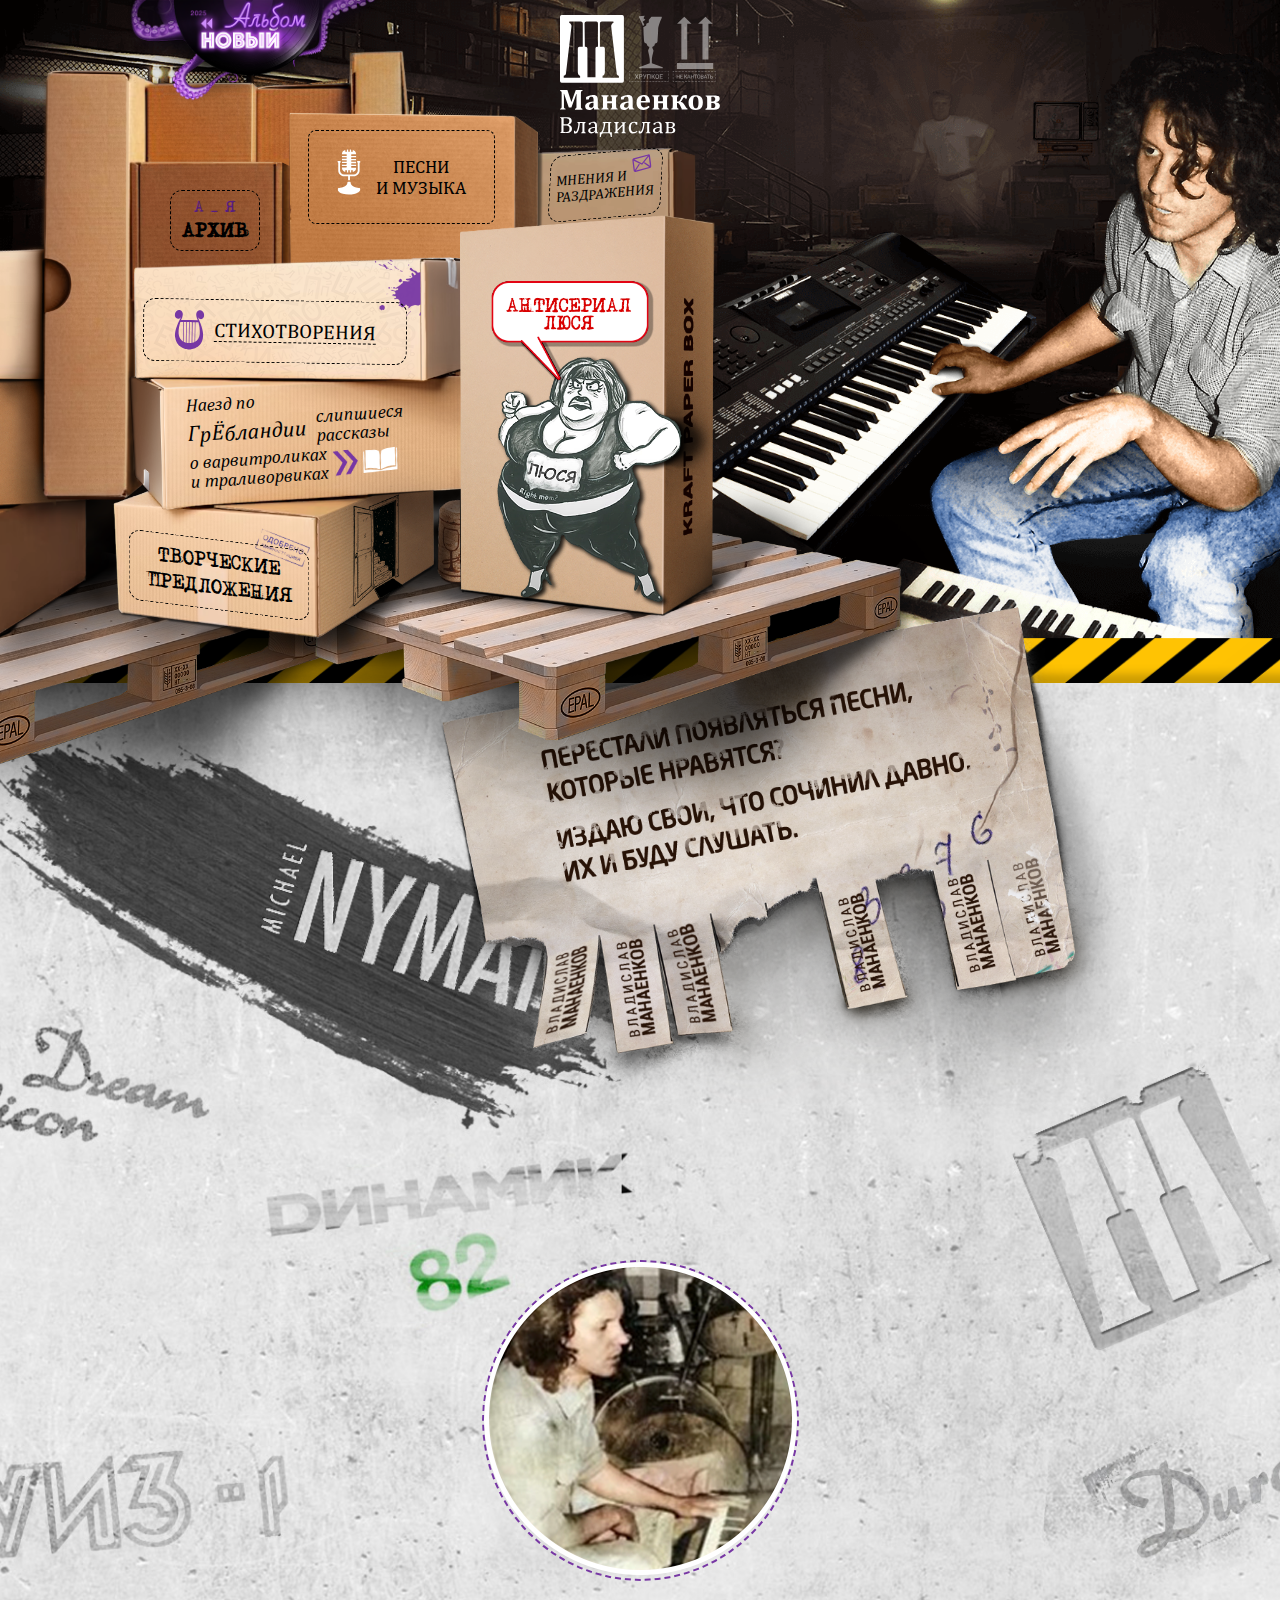
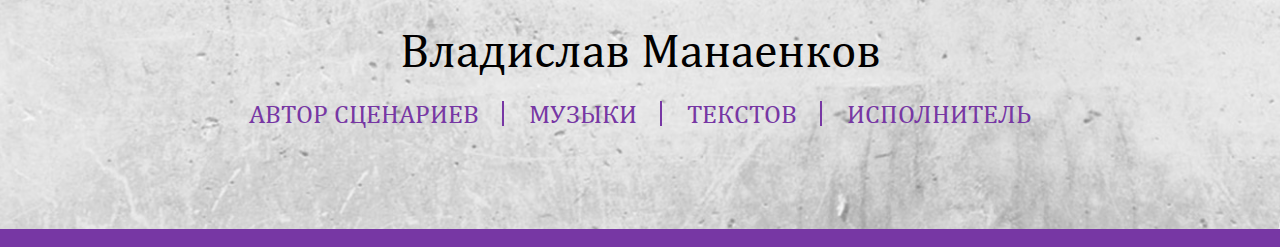
<file: index.html>
<!DOCTYPE html>
<html lang="ru" class="fixed">
  <head>
    <meta charset="UTF-8" />
    <meta http-equiv="X-UA-Compatible" content="IE=edge" />
    <meta name="viewport" content="width=device-width, initial-scale=1" />
    <meta http-equiv="x-ua-compatible" content="IE=edge" />
    <title>Владислав Манаенков СЦЕНАРИИ | МУЗЫКА | ТЕКСТЫ | ИСПОЛНИТЕЛЬ</title>
    <link rel="stylesheet" href="css/magnific-popup.css" />
    <link rel="stylesheet" href="css/style.css" />
  </head>

  <body>
    <div class="header header2 main-header">
      <div class="wrapper">
        <a href="new.html" class="new-img home-new style2">
          <img src="img/new-logo.png" alt="">
        </a>
        <a href="new.html" class="mobile-image">
          <img src="img/new-style-img.png" alt="">
        </a>
        <a href="archive.html" class="archive">
          <span class="small-text">А _ я</span>
          <span class="text">Архив</span>
          <img src="img/Strelka-white.svg" alt="" class="arrow" />
        </a>
        <a href="music.html" class="song">
          <img src="img/song-icon.svg" alt="" class="icon" />
          <span class="text"
            >Песни <br />
            и музыка</span
          >
          <img src="img/Strelka-white.svg" alt="" class="arrow" />
        </a>
        <a href="opinions-irritation.html" class="opinions">
          <svg
            width="58"
            height="49"
            viewBox="0 0 58 49"
            fill="none"
            xmlns="http://www.w3.org/2000/svg"
          >
            <path
              d="M46.1 0.706024L4.50001 8.40602C2.00001 8.90602 0.300012 11.306 0.700012 13.906L6.30001 44.306C6.80001 46.806 9.20001 48.506 11.8 48.106L53.4 40.406C55.9 39.906 57.6 37.506 57.2 34.906L51.6 4.40602C51.1 1.90602 48.6 0.206024 46.1 0.706024ZM38.4 23.106C37.6 22.506 36.4 22.706 35.8 23.506C35.2 24.306 35.4 25.506 36.2 26.106L51 37.006L12.7 44.106L22.7 28.606C23.3 27.706 23 26.606 22.1 26.006C21.2 25.406 20.1 25.706 19.5 26.606L9.60001 42.106L4.60001 15.006L28.4 28.506C28.8 28.706 29.2 28.806 29.6 28.706C30 28.606 30.4 28.406 30.7 28.106L48.1 7.00603L53.1 34.106L38.4 23.106ZM6.50001 11.806L45.4 4.60603L29 24.506L6.50001 11.806Z"
            />
          </svg>
          <span
            >Мнения и <br />
            раздражения</span
          >
        </a>
        <a href="index.html" class="logo">
          <img src="img/logo.svg" alt="" />
        </a>
        <a href="poems.html" class="poems">
          <svg
            width="45"
            height="61"
            viewBox="0 0 45 61"
            fill="none"
            xmlns="http://www.w3.org/2000/svg"
          >
            <path
              d="M35.4 11.9C35.5 11.8 35.5 11.7 35.7 11.7C37.2 13.6 39.4 14.6 41.4 14C44.2 13.1 45.6 9.60001 44.5 6.00001C43.5 2.80001 40.9 0.700008 38.3 1.00001C38.3 1.00001 33.5 1.00001 32.9 7.00001C32.8 8.50001 33.2 10.3 33.7 11.9C33.7 11.9 33.7 12 33.8 12.1C34.3 13.4 34.8 14.5 35.1 15.2C35.2 15.4 35.3 15.6 35.3 15.8H24.3H21.4H10.4C10.5 15.6 10.6 15.4 10.6 15.2C11 14.5 11.5 13.4 11.9 12.1C12 12 12 11.9 12 11.9C12.5 10.3 12.9 8.50001 12.8 7.00001C12.2 1.00001 7.40001 1.00001 7.40001 1.00001C4.80001 0.700008 2.20001 2.80001 1.20001 6.00001C0.100012 9.50001 1.50001 13.1 4.30001 14C6.30001 14.6 8.50001 13.7 10 11.7C10.1 11.7 10.2 11.8 10.3 11.9H10.2C10.2 11.9 -0.799988 31.8 2.20001 43.3C4.90001 59.4 21.5 60.1 22.7 60.2C23.9 60.2 40.7 59.5 43.4 43.3C46.5 31.8 35.5 11.9 35.4 11.9ZM31.1 18.9V48.6C30.1 49.1 29 49.5 27.8 49.8V18.9H31.1ZM24.3 18.9H26.7V50.1C25.6 50.3 24.5 50.4 23.4 50.4V18.9H24.3ZM21.4 18.9H22.4V50.4C21.3 50.4 20.1 50.3 19.1 50.1V18.9H21.4ZM18.1 18.9V49.8C16.9 49.5 15.8 49.1 14.8 48.6V18.9H18.1ZM7.00001 36.4C6.60001 29.6 7.90001 23.4 9.30001 18.9H13.8V48.1C10 45.8 7.40001 41.9 7.00001 36.4ZM38.7 36.4C38.3 41.9 35.8 45.8 32 48.1V18.9H36.4C37.8 23.4 39.1 29.6 38.7 36.4Z"
            />
          </svg>
          <span>Стихотворения</span>
        </a>
        <a href="creative-suggestions.html" class="offers-btn">
          <span
            >Творческие<br />
            предложения</span
          >
        </a>
        <a href="stuck-stories.html" class="info-back">
          <span>Наезд по </span>
          <div class="info">
            <p><span>Г</span> р <span>Ё</span> бландии</p>
            <span class="small">слипшиеся рассказы</span>
          </div>
          <div class="info">
            <span
              >о варвитроликах <br />
              и траливорвиках</span
            >
            <img src="img/info-icon1.png" alt="" />
            <img src="img/info-icon2.png" alt="" />
          </div>
        </a>
        <a href="home.html" class="lucy-img lucy2-img">
          <img src="img/lucy-desktop2.png" alt="" />
        </a>
        <div class="drop-menu">
          <span class="line"></span>
          <span class="line"></span>
          <span class="line"></span>
        </div>
        <a href="home.html" class="lucy-mobile archive-mobile">
          <img src="img/archive-mobile-img.png" alt="" />
        </a>
      </div>
      <div class="main-info">
        <img src="img/main-style-bg.png" alt="" />
      </div>
    </div>

    <main class="zIndex no-bg main-bg">
      <div class="bottom-info style2">
        <div class="wrapper">
          <div class="info-wrap">
            <div class="img-wrap">
              <img src="img/person-img.png" alt="" />
            </div>
            <p class="name">Владислав Манаенков</p>
            <ul class="links">
              <li><span>Автор сценариев</span></li>
              <li><span>музыки</span></li>
              <li><span>текстов</span></li>
              <li><span>исполнитель</span></li>
            </ul>
          </div>
        </div>
      </div>
    </main>

    <script src="js/jquery-3.4.1.min.js"></script>
    <script src="js/jquery.magnific-popup.min.js"></script>
    <script src="js/gsap.min.js"></script>
    <script src="js/ScrollTrigger.min.js"></script>
    <script src="js/slick.min.js"></script>
    <script src="js/script.js"></script>
  </body>
</html>
</file>
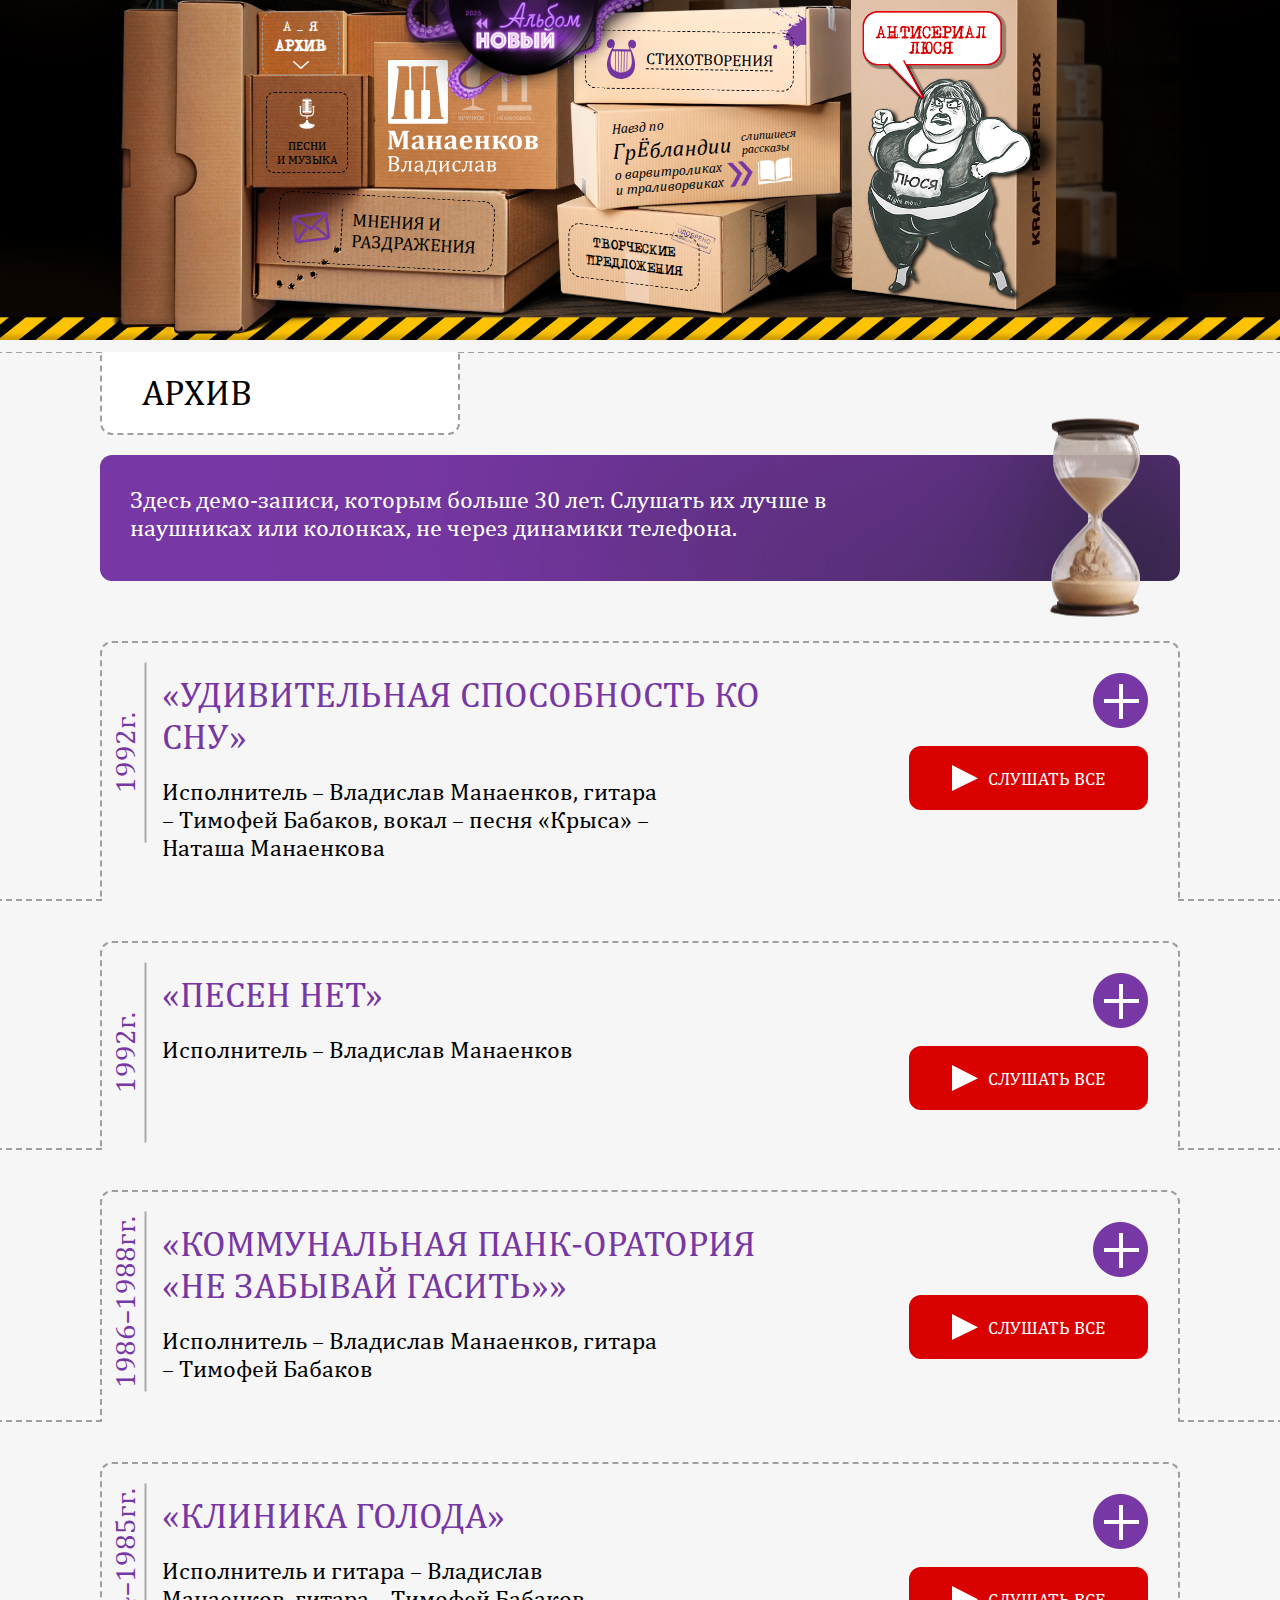
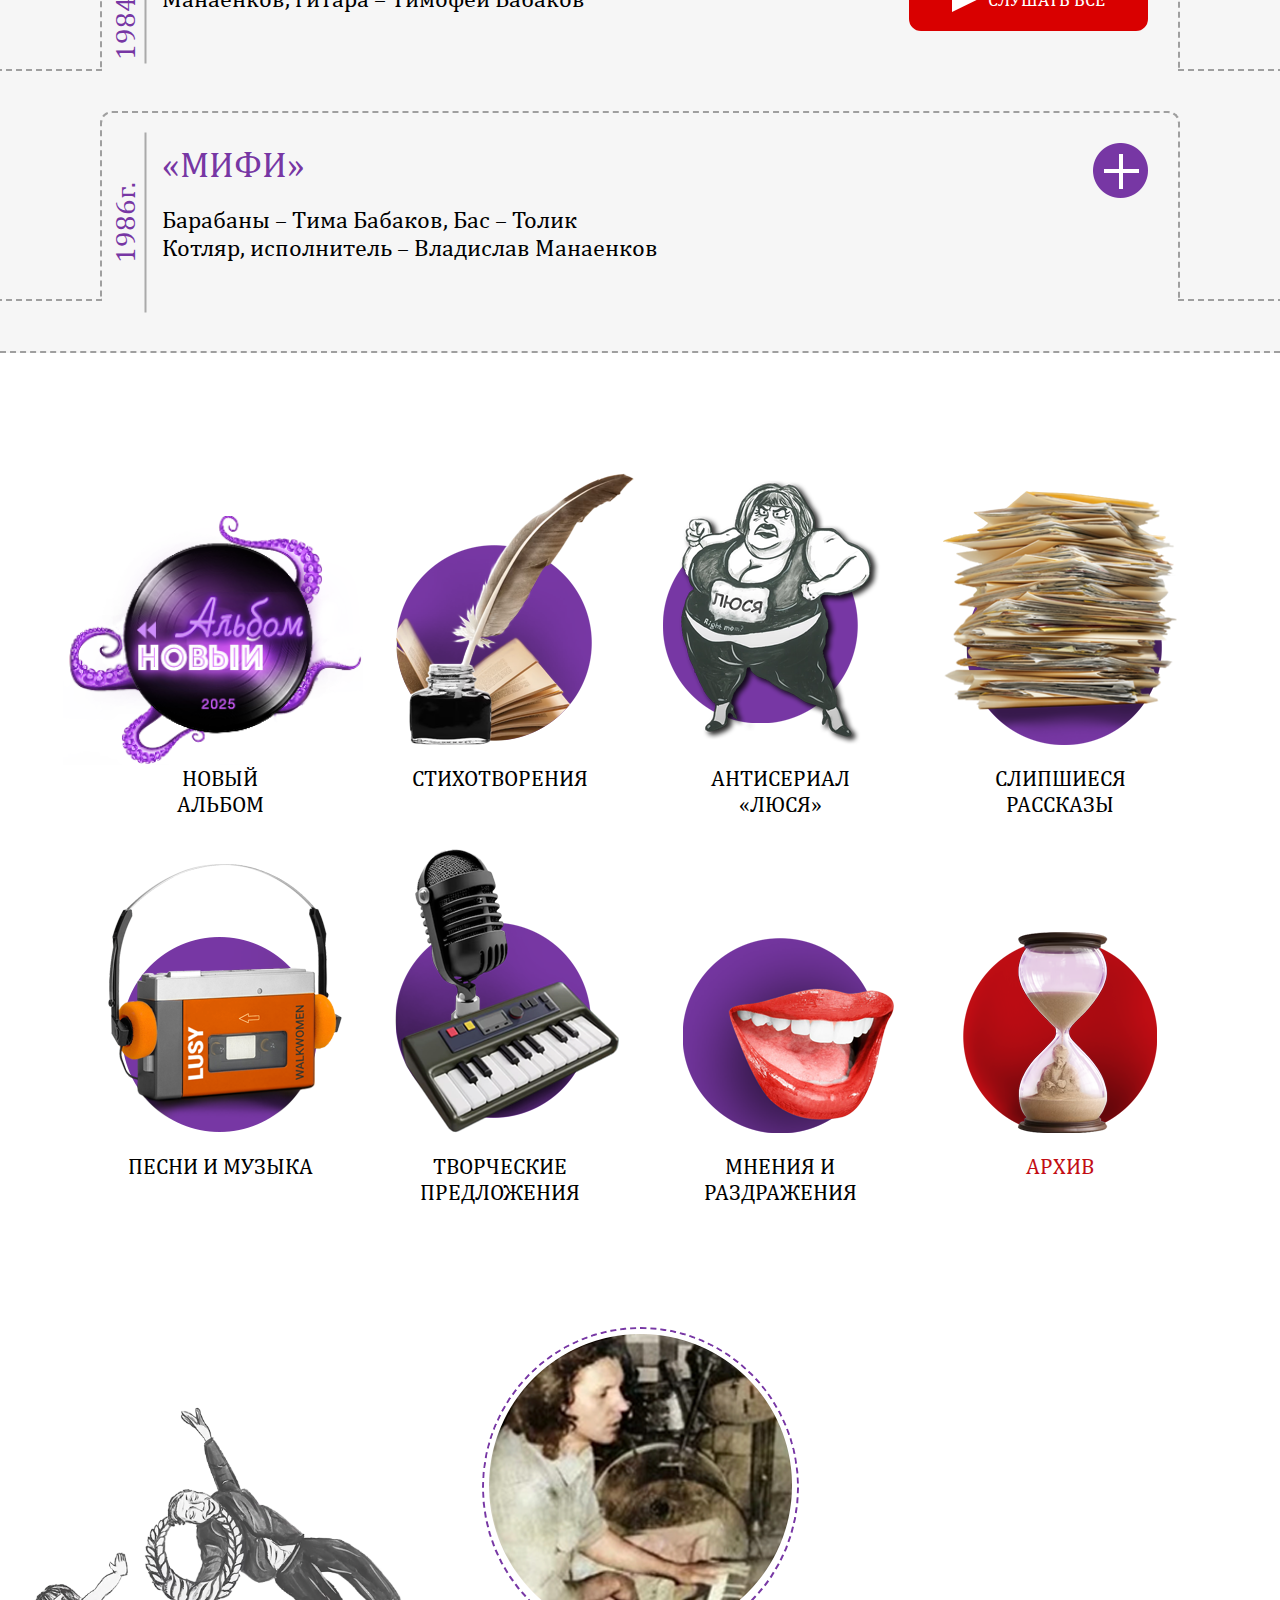
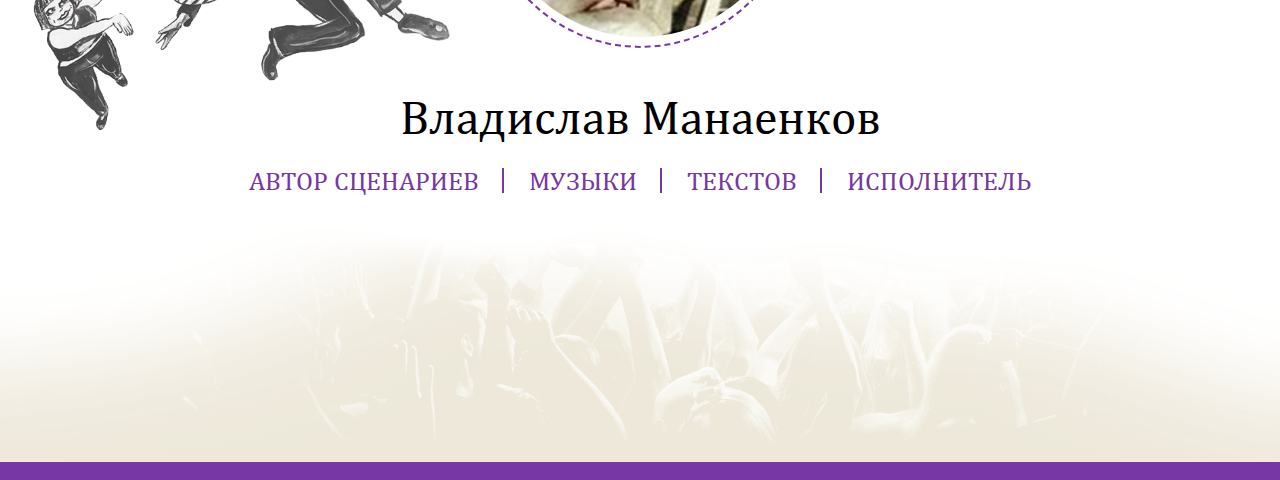
<file: archive.html>
<!DOCTYPE html>
<html lang="ru" class="fixed">
  <head>
    <meta charset="UTF-8" />
    <meta http-equiv="X-UA-Compatible" content="IE=edge" />
    <meta name="viewport" content="width=device-width, initial-scale=1" />
    <meta http-equiv="x-ua-compatible" content="IE=edge" />
    <title>Владислав Манаенков СЦЕНАРИИ | МУЗЫКА | ТЕКСТЫ | ИСПОЛНИТЕЛЬ</title>
    <link rel="stylesheet" href="css/magnific-popup.css" />
    <link rel="stylesheet" href="css/style.css" />
  </head>

  <body>
    <div class="header">
      <div class="wrapper">
        <a href="#" class="new-img">
          <img src="img/new-logo.png" alt="">
      </a>
        <a href="archive.html" class="archive active">
          <span class="small-text">А _ я</span>
          <span class="text">Архив</span>
          <img src="img/Strelka-white.svg" alt="" class="arrow" />
        </a>
        <a href="music.html" class="song">
          <img src="img/song-icon.svg" alt="" class="icon" />
          <span class="text"
            >Песни<br />
            и музыка</span
          >
          <img src="img/Strelka-white.svg" alt="" class="arrow" />
        </a>
        <a href="opinions-irritation.html" class="opinions">
          <svg
            width="58"
            height="49"
            viewBox="0 0 58 49"
            fill="none"
            xmlns="http://www.w3.org/2000/svg"
          >
            <path
              d="M46.1 0.706024L4.50001 8.40602C2.00001 8.90602 0.300012 11.306 0.700012 13.906L6.30001 44.306C6.80001 46.806 9.20001 48.506 11.8 48.106L53.4 40.406C55.9 39.906 57.6 37.506 57.2 34.906L51.6 4.40602C51.1 1.90602 48.6 0.206024 46.1 0.706024ZM38.4 23.106C37.6 22.506 36.4 22.706 35.8 23.506C35.2 24.306 35.4 25.506 36.2 26.106L51 37.006L12.7 44.106L22.7 28.606C23.3 27.706 23 26.606 22.1 26.006C21.2 25.406 20.1 25.706 19.5 26.606L9.60001 42.106L4.60001 15.006L28.4 28.506C28.8 28.706 29.2 28.806 29.6 28.706C30 28.606 30.4 28.406 30.7 28.106L48.1 7.00603L53.1 34.106L38.4 23.106ZM6.50001 11.806L45.4 4.60603L29 24.506L6.50001 11.806Z"
            />
          </svg>
          <span>Мнения и раздражения</span>
        </a>
        <a href="index.html" class="logo big">
          <img src="img/logo.svg" alt="" />
        </a>
        <a href="poems.html" class="poems">
          <svg
            width="45"
            height="61"
            viewBox="0 0 45 61"
            fill="none"
            xmlns="http://www.w3.org/2000/svg"
          >
            <path
              d="M35.4 11.9C35.5 11.8 35.5 11.7 35.7 11.7C37.2 13.6 39.4 14.6 41.4 14C44.2 13.1 45.6 9.60001 44.5 6.00001C43.5 2.80001 40.9 0.700008 38.3 1.00001C38.3 1.00001 33.5 1.00001 32.9 7.00001C32.8 8.50001 33.2 10.3 33.7 11.9C33.7 11.9 33.7 12 33.8 12.1C34.3 13.4 34.8 14.5 35.1 15.2C35.2 15.4 35.3 15.6 35.3 15.8H24.3H21.4H10.4C10.5 15.6 10.6 15.4 10.6 15.2C11 14.5 11.5 13.4 11.9 12.1C12 12 12 11.9 12 11.9C12.5 10.3 12.9 8.50001 12.8 7.00001C12.2 1.00001 7.40001 1.00001 7.40001 1.00001C4.80001 0.700008 2.20001 2.80001 1.20001 6.00001C0.100012 9.50001 1.50001 13.1 4.30001 14C6.30001 14.6 8.50001 13.7 10 11.7C10.1 11.7 10.2 11.8 10.3 11.9H10.2C10.2 11.9 -0.799988 31.8 2.20001 43.3C4.90001 59.4 21.5 60.1 22.7 60.2C23.9 60.2 40.7 59.5 43.4 43.3C46.5 31.8 35.5 11.9 35.4 11.9ZM31.1 18.9V48.6C30.1 49.1 29 49.5 27.8 49.8V18.9H31.1ZM24.3 18.9H26.7V50.1C25.6 50.3 24.5 50.4 23.4 50.4V18.9H24.3ZM21.4 18.9H22.4V50.4C21.3 50.4 20.1 50.3 19.1 50.1V18.9H21.4ZM18.1 18.9V49.8C16.9 49.5 15.8 49.1 14.8 48.6V18.9H18.1ZM7.00001 36.4C6.60001 29.6 7.90001 23.4 9.30001 18.9H13.8V48.1C10 45.8 7.40001 41.9 7.00001 36.4ZM38.7 36.4C38.3 41.9 35.8 45.8 32 48.1V18.9H36.4C37.8 23.4 39.1 29.6 38.7 36.4Z"
            />
          </svg>
          <span>Стихотворения</span>
        </a>
        <a href="creative-suggestions.html" class="offers-btn">
          <span
            >Творческие<br />
            предложения</span
          >
        </a>
        <a href="stuck-stories.html" class="info-back">
          <span>Наезд по </span>
          <div class="info">
            <p><span>Г</span> р <span>Ё</span> бландии</p>
            <span class="small">слипшиеся рассказы</span>
          </div>
          <div class="info">
            <span
              >о варвитроликах<br />
              и траливорвиках</span
            >
            <img src="img/info-icon1.png" alt="" />
            <img src="img/info-icon2.png" alt="" />
          </div>
        </a>
        <a href="home.html" class="lucy-img lucy2-img">
          <img src="img/lucy-desktop2.png" alt="" />
        </a>
        <div class="drop-menu">
          <span class="line"></span>
          <span class="line"></span>
          <span class="line"></span>
        </div>
        <a href="home.html" class="lucy-mobile archive-mobile">
          <img src="img/archive-mobile-img.png" alt="" />
        </a>
      </div>
      <div class="header-menu-wrap">
        <div class="top">
          <a href="index.html" class="mobile-logo">
            <img src="img/mobile-logo.png" alt="" />
          </a>
          <button class="close" type="button">
            <img src="img/close-menu.png" alt="" />
          </button>
        </div>
        <ul class="main-menu">
          <li>
            <a href="poems.html">
              <img src="img/menu-icon1.png" alt="" class="menu-icon" />
              <span>стихотворения</span>
              <img src="img/menu-arrow.png" alt="" class="arrow" />
            </a>
          </li>
          <li>
            <a href="home.html">
              <img src="img/menu-icon2.png" alt="" class="menu-icon" />
              <span>Антисериал «люся»</span>
              <img src="img/menu-arrow.png" alt="" class="arrow" />
            </a>
          </li>
          <li>
            <a href="stuck-stories.html">
              <img src="img/menu-icon3.png" alt="" class="menu-icon" />
              <span>слипшиеся рассказы</span>
              <img src="img/menu-arrow.png" alt="" class="arrow" />
            </a>
          </li>
          <li>
            <a href="music.html">
              <img src="img/menu-icon4.png" alt="" class="menu-icon" />
              <span>Песни и музыка</span>
              <img src="img/menu-arrow.png" alt="" class="arrow" />
            </a>
          </li>
          <li>
            <a href="creative-suggestions.html">
              <img src="img/menu-icon5.png" alt="" class="menu-icon" />
              <span>Творческие предложения</span>
              <img src="img/menu-arrow.png" alt="" class="arrow" />
            </a>
          </li>
          <li>
            <a href="opinions-irritation.html">
              <img src="img/menu-icon6.png" alt="" class="menu-icon" />
              <span>Мнения и раздражения</span>
              <img src="img/menu-arrow.png" alt="" class="arrow" />
            </a>
          </li>
          <li>
            <a href="archive.html">
              <img src="img/menu-icon7.png" alt="" class="menu-icon" />
              <span>Архив</span>
              <img src="img/menu-arrow.png" alt="" class="arrow" />
            </a>
          </li>
        </ul>
      </div>
    </div>

    <main class="no-bg">
      <div class="archive-wrap">
        <div class="title-style">
          <span>Архив</span>
        </div>
        <div class="info-style w720">
          <span
            >Здесь демо-записи, которым больше 30 лет. Слушать их лучше в
            наушниках или колонках, не через динамики телефона.</span
          >
          <img src="img/info-style-img.png" alt="" class="img" />
        </div>
        <div class="archive-items w100 archive-wrapper">
          <div class="archive-item">
            <div class="item-top">
              <div class="info">
                <div class="date">
                  <span>1992г.</span>
                </div>
                <div class="texts">
                  <h2>«УДИВИТЕЛЬНАЯ СПОСОБНОСТЬ КО СНУ»</h2>
                  <p>
                    Исполнитель – Владислав Манаенков, гитара – Тимофей Бабаков,
                    вокал – песня «Крыса» – Наташа Манаенкова
                  </p>
                </div>
              </div>
              <div class="buttons">
                <button type="button" class="album-btn">
                  <div class="img before"></div>
                </button>
                <a
                  href="https://rutube.ru/plst/677021/"
                  class="listen-album-btn"
                >
                  <img src="img/play-mobile.png" alt="" />
                  <span>Слушать все</span>
                </a>
              </div>
            </div>
            <div class="item-bottom">
              <div class="top-info">
                <span class="number">№1</span>
                <div class="video">
                  <iframe
                    class="rutubePlayer"
                    src="https://rutube.ru/play/embed/1325bd177e23e770f446324fa59b4bd4/"
                    frameborder="0"
                    allow="clipboard-write; autoplay"
                    webkitAllowFullScreen
                    mozallowfullscreen
                    allowfullscreen
                  ></iframe>
                  <button class="custom-play-button">СЛУШАТЬ</button>
                </div>
                <div class="right-info">
                  <p>Кто здесь?</p>
                  <button type="button" class="read">
                    <span class="text">читать</span>
                    <svg
                      width="30"
                      height="16"
                      viewBox="0 0 14 9"
                      fill="none"
                      xmlns="http://www.w3.org/2000/svg"
                    >
                      <path
                        d="M13 1.5L7 7.5L1 1.5"
                        stroke-width="2"
                        stroke-linecap="round"
                      />
                    </svg>
                  </button>
                </div>
              </div>
              <div class="hide-info">
                <p>
                  Кто здесь, неужели, это тот, кто готов слушать?<br />
                  Через десять лет «Группа Амальгама»<br />
                  Представляет альбом «Удивительная способность ко сну».
                </p>
              </div>
            </div>
            <div class="item-bottom">
              <div class="top-info">
                <span class="number">№2</span>
                <div class="video">
                  <iframe
                    class="rutubePlayer"
                    src="https://rutube.ru/play/embed/22ef7075de26278670598baf35b5f026/"
                    frameborder="0"
                    allow="autoplay; clipboard-write; webkitallowfullscreen; mozallowfullscreen; fullscreen"
                    webkitAllowFullScreen
                    mozallowfullscreen
                    allowfullscreen
                  ></iframe>
                  <button class="custom-play-button">СЛУШАТЬ</button>
                </div>
                <div class="right-info">
                  <p>Жираф <span>СТ. Н.&nbsp;С.&nbsp;Гумилев</span></p>
                  <button type="button" class="read">
                    <span class="text">читать</span>
                    <svg
                      width="30"
                      height="16"
                      viewBox="0 0 14 9"
                      fill="none"
                      xmlns="http://www.w3.org/2000/svg"
                    >
                      <path
                        d="M13 1.5L7 7.5L1 1.5"
                        stroke-width="2"
                        stroke-linecap="round"
                      />
                    </svg>
                  </button>
                </div>
              </div>
              <div class="hide-info">
                <p>
                  Сегодня, я вижу, особенно грустен твой взгляд<br />
                  И руки особенно тонки, колени обняв.<br />
                  Послушай: далёко, далёко, на озере Чад<br />
                  Изысканный бродит жираф.
                </p>
                <p>
                  Ему грациозная стройность и нега дана,<br />
                  И шею его украшает волшебный узор,<br />
                  С которым равняться осмелится только луна,<br />
                  Дробясь и качаясь на влаге широких озер.
                </p>
                <p>
                  Вдали он подобен цветным парусам корабля,<br />
                  И бег его плавен, как радостный птичий полет.<br />
                  Я знаю, что много чудесного видит земля,<br />
                  Когда на закате он прячется в каменный грот.
                </p>
                <p>
                  Я знаю веселые сказки таинственных стран<br />
                  Про чёрную деву, про страсть молодого вождя,<br />
                  Но ты слишком долго вдыхала болотный туман,<br />
                  Ты верить не хочешь во что-нибудь кроме дождя.
                </p>
                <p>
                  И как я тебе расскажу про тропический сад,<br />
                  Про стройные пальмы, про запах неведомых трав.<br />
                  Ты плачешь? Послушай... далёко, на озере Чад<br />
                  Изысканный бродит жираф.
                </p>
              </div>
            </div>
            <div class="item-bottom">
              <div class="top-info">
                <span class="number">№3</span>
                <div class="video">
                  <iframe
                    class="rutubePlayer"
                    src="https://rutube.ru/play/embed/1fddf360d83911b5f3a66eea35443d47/"
                    frameborder="0"
                    allow="clipboard-write; autoplay"
                    webkitAllowFullScreen
                    mozallowfullscreen
                    allowfullscreen
                  ></iframe>
                  <button class="custom-play-button">СЛУШАТЬ</button>
                </div>
                <div class="right-info">
                  <p>Назад не зови</p>
                  <button type="button" class="read">
                    <span class="text">читать</span>
                    <svg
                      width="30"
                      height="16"
                      viewBox="0 0 14 9"
                      fill="none"
                      xmlns="http://www.w3.org/2000/svg"
                    >
                      <path
                        d="M13 1.5L7 7.5L1 1.5"
                        stroke-width="2"
                        stroke-linecap="round"
                      />
                    </svg>
                  </button>
                </div>
              </div>
              <div class="hide-info">
                <p>
                  Был радостный день свободный, как птица,<br />
                  Летящая вдаль.<br />
                  Но я уже знал, он не повторится.<br />
                  Холодным дождем, слезой по щеке<br />
                  Стекают печаль и память о нем.
                </p>
                <p>
                  Назад не зови, что не сложилось,<br />
                  Надолго себя не обмануть.<br />
                  Нет больше любви, а все, что было,<br />
                  Уже не забыть и не вернуть.
                </p>
                <p>
                  Дай волю мечтам, храни наши чувства<br />
                  В несбывшихся снах.<br />
                  Не думал я сам – какое искусство –<br />
                  Лишь только вдохнуть чистой любви,<br />
                  Её не губя, в нежных руках.
                </p>
                <p>
                  Назад не зови, раз не сложилось,<br />
                  Надолго себя не обмануть.<br />
                  Нет больше любви, а все, что было,<br />
                  Уже не забыть и не вернуть.
                </p>
                <p>
                  И нашу любовь уже не накроет<br />
                  Унылой привычки тень.<br />
                  Пусть будет она такою же чистой,<br />
                  Какою была в тот светлый день,<br />
                  Какою была в тот светлый день.
                </p>
                <p>
                  Назад не зови, что не сложилось,<br />
                  Надолго себя не обмануть.<br />
                  Нет больше любви, а все, что было,<br />
                  Уже не забыть и не вернуть.
                </p>
              </div>
            </div>
            <div class="item-bottom">
              <div class="top-info">
                <span class="number">№4</span>
                <div class="video">
                  <iframe
                    class="rutubePlayer"
                    src="https://rutube.ru/play/embed/5a2466417c13d08ff595bf714b926383/"
                    frameborder="0"
                    allow="clipboard-write; autoplay"
                    webkitAllowFullScreen
                    mozallowfullscreen
                    allowfullscreen
                  ></iframe>
                  <button class="custom-play-button">СЛУШАТЬ</button>
                </div>
                <div class="right-info">
                  <p>Холод</p>
                  <button type="button" class="read">
                    <span class="text">читать</span>
                    <svg
                      width="30"
                      height="16"
                      viewBox="0 0 14 9"
                      fill="none"
                      xmlns="http://www.w3.org/2000/svg"
                    >
                      <path
                        d="M13 1.5L7 7.5L1 1.5"
                        stroke-width="2"
                        stroke-linecap="round"
                      />
                    </svg>
                  </button>
                </div>
              </div>
              <div class="hide-info">
                <p>
                  Мне бы стать холодным камнем,<br />
                  Омываемым рекой.<br />
                  Лежать без чувств под шум волны.<br />
                  Храня внутри себя покой,<br />
                  Смотреть задумчивые сны.
                </p>
                <p>
                  Тебе бы стать речной водой<br />
                  И уносить мою печаль.<br />
                  Не в силах взять меня с собой,<br />
                  С другими устремляясь вдаль.
                </p>
                <p>
                  Иль стать сорвавшимся листом,<br />
                  Что лишь на миг ко мне прильнёт.<br />
                  На миг короткий, а потом<br />
                  К другим он камням уплывет.
                </p>
                <p>
                  Холод, ты снова чувствуешь холод<br />
                  Моих желаний, в моих словах.<br />
                  От встреч усталость<br />
                  Облегчит нам расставание<br />
                  Без слёз в глазах.
                </p>
                <p>
                  Ведь нам дано так мало любви,<br />
                  Что не хватит двоим.<br />
                  Забудь меня, и ты станешь<br />
                  Счастливой с другим.
                </p>
              </div>
            </div>
            <div class="item-bottom">
              <div class="top-info">
                <span class="number">№5</span>
                <div class="video">
                  <iframe
                    class="rutubePlayer"
                    src="https://rutube.ru/play/embed/b0eef6b11cdc125b816fdd6bd19e787b/"
                    frameborder="0"
                    allow="clipboard-write; autoplay"
                    webkitAllowFullScreen
                    mozallowfullscreen
                    allowfullscreen
                  ></iframe>
                  <button class="custom-play-button">СЛУШАТЬ</button>
                </div>
                <div class="right-info">
                  <p>Крыса ст. Н. С. Гумилев</p>
                  <button type="button" class="read">
                    <span class="text">читать</span>
                    <svg
                      width="30"
                      height="16"
                      viewBox="0 0 14 9"
                      fill="none"
                      xmlns="http://www.w3.org/2000/svg"
                    >
                      <path
                        d="M13 1.5L7 7.5L1 1.5"
                        stroke-width="2"
                        stroke-linecap="round"
                      />
                    </svg>
                  </button>
                </div>
              </div>
              <div class="hide-info">
                <p>
                  Вздрагивает огонек лампадки,<br />
                  В полутемной детской тихо, жутко,<br />
                  В кружевной и розовой кроватке<br />
                  Притаилась робкая малютка.
                </p>
                <p>
                  Что там? Будто кашель домового?<br />
                  Там живет он, маленький и лысый...<br />
                  Горе! Из-за шкафа платяного<br />
                  Медленно выходит злая крыса.
                </p>
                <p>
                  В красноватом отблеске лампадки,<br />
                  Поводя колючими усами,<br />
                  Смотрит, есть ли девочка в кроватке,<br />
                  Девочка с огромными глазами.
                </p>
                <p>
                  – Мама, мама! – Но у мамы гости,<br />
                  В кухне хохот няни Василисы,<br />
                  И горят от радости и злости,<br />
                  Словно уголёчки, глазки крысы.
                </p>
                <p>
                  Страшно ждать, но встать еще страшнее.<br />
                  Где он, где он, ангел светлокрылый?<br />
                  - Милый ангел, приходи скорее,<br />
                  Защити от крысы и помилуй!
                </p>
              </div>
            </div>
            <div class="item-bottom">
              <div class="top-info">
                <span class="number">№6</span>
                <div class="video">
                  <iframe
                    class="rutubePlayer"
                    src="https://rutube.ru/play/embed/8d02a483834ca26ef4a378b47f48a934/"
                    frameborder="0"
                    allow="clipboard-write; autoplay"
                    webkitAllowFullScreen
                    mozallowfullscreen
                    allowfullscreen
                  ></iframe>
                  <button class="custom-play-button">СЛУШАТЬ</button>
                </div>
                <div class="right-info">
                  <p>Айсберг</p>
                  <button type="button" class="read">
                    <span class="text">читать</span>
                    <svg
                      width="30"
                      height="16"
                      viewBox="0 0 14 9"
                      fill="none"
                      xmlns="http://www.w3.org/2000/svg"
                    >
                      <path
                        d="M13 1.5L7 7.5L1 1.5"
                        stroke-width="2"
                        stroke-linecap="round"
                      />
                    </svg>
                  </button>
                </div>
              </div>
              <div class="hide-info">
                <p>
                  Безнадёжна участь айсберга,<br />
                  Попавшего в теплое течение.
                </p>
                <p>
                  Грязные воды уносят его,<br />
                  Питаясь чистотой,<br />
                  Растворяя в ней свою соль.
                </p>
                <p>
                  Так же и Чистая душа,<br />
                  Попав в «заботливые руки»<br />
                  Тает и умирает,<br />
                  Отравившись «жизненным опытом».
                </p>
              </div>
            </div>
            <div class="item-bottom">
              <div class="top-info">
                <span class="number">№7</span>
                <div class="video">
                  <iframe
                    class="rutubePlayer"
                    src="https://rutube.ru/play/embed/ce4ed3f4c295f8a4ff87c36806fb9fd1/"
                    frameborder="0"
                    allow="clipboard-write; autoplay"
                    webkitAllowFullScreen
                    mozallowfullscreen
                    allowfullscreen
                  ></iframe>
                  <button class="custom-play-button">СЛУШАТЬ</button>
                </div>
                <div class="right-info">
                  <p>Пропаганда</p>
                  <button type="button" class="read">
                    <span class="text">читать</span>
                    <svg
                      width="30"
                      height="16"
                      viewBox="0 0 14 9"
                      fill="none"
                      xmlns="http://www.w3.org/2000/svg"
                    >
                      <path
                        d="M13 1.5L7 7.5L1 1.5"
                        stroke-width="2"
                        stroke-linecap="round"
                      />
                    </svg>
                  </button>
                </div>
              </div>
              <div class="hide-info">
                <p>
                  Против любви нет слов.<br />
                  Какие слова о том,<br />
                  Что может примирить<br />
                  Мудреца с дураком?<br />
                  Скука приходит в дом...
                </p>
                <p>
                  Наша мораль –<br />
                  Назвать красиво разврат.<br />
                  И проповедовать его<br />
                  Тем, чей мир сер и пуст.<br />
                  Дай им греховных чувств.
                </p>
                <p>
                  Ура пропаганде свободной любви,<br />
                  Дающей пороку другое название.<br />
                  Свободой себя назови!<br />
                  А если не это, то что?<br />
                  Так - «Ура пропаганде свободной любви!»
                </p>
                <p>
                  Что же душа? О ней забыли давно.<br />
                  В страну попы везут вино.<br />
                  Золочёный телец<br />
                  Блеет души конец.
                </p>
                <p>
                  А где-то там<br />
                  Живут иные мечты.<br />
                  От безысходной пустоты<br />
                  Люди разных богов<br />
                  Стали искать врагов.
                </p>
                <p>
                  Ура пропаганде свободной любви,<br />
                  Дающей пороку другое название.<br />
                  Свободой себя назови!<br />
                  А если не это, то что?<br />
                  Так – «Ура пропаганде свободной любви!»
                </p>
              </div>
            </div>
            <div class="item-bottom">
              <div class="top-info">
                <span class="number">№8</span>
                <div class="video">
                  <iframe
                    class="rutubePlayer"
                    src="https://rutube.ru/play/embed/62ddeea21f1933e10e56eef0ea56a3fe/"
                    frameborder="0"
                    allow="clipboard-write; autoplay"
                    webkitAllowFullScreen
                    mozallowfullscreen
                    allowfullscreen
                  ></iframe>
                  <button class="custom-play-button">СЛУШАТЬ</button>
                </div>
                <div class="right-info">
                  <p>Город (после А.&nbsp;Тищенко)</p>
                  <button type="button" class="read">
                    <span class="text">читать</span>
                    <svg
                      width="30"
                      height="16"
                      viewBox="0 0 14 9"
                      fill="none"
                      xmlns="http://www.w3.org/2000/svg"
                    >
                      <path
                        d="M13 1.5L7 7.5L1 1.5"
                        stroke-width="2"
                        stroke-linecap="round"
                      />
                    </svg>
                  </button>
                </div>
              </div>
              <div class="hide-info">
                <p>
                  Ждут ли небеса самоубийц?<br />
                  Скоро сможешь ты узнать.<br />
                  Чтоб не видеть фальшь<br />
                  Счастливых лиц,<br />
                  «Радость жизни» не принять.
                </p>
                <p>А я подожду, пока…</p>
                <p>
                  У меня есть Город,<br />
                  Его название – Разум.<br />
                  Я его построил,<br />
                  Сам того не зная.<br />
                  Улицы и скверы<br />
                  Блистательных прожектов,<br />
                  Где мои мечты<br />
                  Гуляют по проспектам.
                </p>
                <p>
                  Изменения в Городе моём<br />
                  Превратят дворцы в дома.<br />
                  Станет ясно –<br />
                  Нам не быть вдвоём.<br />
                  И появится тюрьма.
                </p>
                <p>Где грусть о тебе спячу я…</p>
                <p>
                  У меня есть Город,<br />
                  Его название – Разум.<br />
                  Я его построил,<br />
                  Сам того не зная,<br />
                  Улицы и скверы<br />
                  Блистательных прожектов,<br />
                  Где мои мечты<br />
                  Гуляют по проспектам.
                </p>
                <p>
                  В день, когда душа<br />
                  Умрёт от ран,<br />
                  В кровь – дурман,<br />
                  В руке – стакан -<br />
                  Туманом заполнят мозг.<br />
                </p>
                <p>
                  И разрушат Город<br />
                  С названием Разум,<br />
                  Тот, что я построил,<br />
                  Сам того не зная,<br />
                  Улицы и скверы<br />
                  Блистательных прожектов,<br />
                  Где мои мечты<br />
                  Гуляли по проспектам.<br />
                </p>
              </div>
            </div>
            <div class="item-bottom">
              <div class="top-info">
                <span class="number">№9</span>
                <div class="video">
                  <iframe
                    class="rutubePlayer"
                    src="https://rutube.ru/play/embed/7ca9d767bfa1c5ad082aa183fe6c8167/"
                    frameborder="0"
                    allow="clipboard-write; autoplay"
                    webkitAllowFullScreen
                    mozallowfullscreen
                    allowfullscreen
                  ></iframe>
                  <button class="custom-play-button">СЛУШАТЬ</button>
                </div>
                <div class="right-info">
                  <p>Безумная ночь</p>
                  <button type="button" class="read">
                    <span class="text">читать</span>
                    <svg
                      width="30"
                      height="16"
                      viewBox="0 0 14 9"
                      fill="none"
                      xmlns="http://www.w3.org/2000/svg"
                    >
                      <path
                        d="M13 1.5L7 7.5L1 1.5"
                        stroke-width="2"
                        stroke-linecap="round"
                      />
                    </svg>
                  </button>
                </div>
              </div>
              <div class="hide-info">
                <p>
                  Не кружат птицы над столицей,<br />
                  Хоть и ночью в ней светло.<br />
                  Кому-то сон уютный снится,<br />
                  Только мне не повезло.
                </p>
                <p>
                  Метро закрыто и трамваи<br />
                  Захоронены в депо.<br />
                  Без денег подвезут едва ли.<br />
                  Месяц свесился серпом.
                </p>
                <p>
                  Спустилась на город безумная ночь<br />
                  И саваном чёрным висит надо мной.<br />
                  Гуляет по улицам тот, кто не прочь.<br />
                  Гуляет, рискуя своей головой.
                </p>
                <p>
                  Наташа ждёт нетерпеливо,<br />
                  Словно боль её слова.<br />
                  Она, как белый день, пуглива<br />
                  И, как ночь, всегда права.
                </p>
                <p>
                  Мне до неё, как до рассвета…<br />
                  Сквозь простуженный проспект.<br />
                  Когда окончится всё это,<br />
                  Лишь следы запомнит снег.
                </p>
                <p>
                  Спустилась на город безумная ночь<br />
                  И саваном чёрным висит надо мной.<br />
                  Гуляет по улицам тот, кто не прочь.<br />
                  Гуляет, рискуя своей головой.
                </p>
              </div>
            </div>
            <div class="item-bottom">
              <div class="top-info">
                <span class="number">№10</span>
                <div class="video">
                  <iframe
                    class="rutubePlayer"
                    src="https://rutube.ru/play/embed/ab0fdc058af158c368d432a5db3c8f6d/"
                    frameborder="0"
                    allow="clipboard-write; autoplay"
                    webkitAllowFullScreen
                    mozallowfullscreen
                    allowfullscreen
                  ></iframe>
                  <button class="custom-play-button">СЛУШАТЬ</button>
                </div>
                <div class="right-info">
                  <p>Настя</p>
                  <button type="button" class="read">
                    <span class="text">читать</span>
                    <svg
                      width="30"
                      height="16"
                      viewBox="0 0 14 9"
                      fill="none"
                      xmlns="http://www.w3.org/2000/svg"
                    >
                      <path
                        d="M13 1.5L7 7.5L1 1.5"
                        stroke-width="2"
                        stroke-linecap="round"
                      />
                    </svg>
                  </button>
                </div>
              </div>
              <div class="hide-info">
                <p>
                  С именем похожим на счастье,<br />
                  Как волшебница из сна,<br />
                  Осени ненастье в небо надо мной<br />
                  Принесла она.
                </p>
                <p>
                  И теперь забыл покой<br />
                  Мир мой.<br />
                  И надежда не спасёт.<br />
                  Словно скорый поезд, прямо под откос<br />
                  Жизнь мою несёт.
                </p>
                <p>
                  Все мои напасти от Насти,<br />
                  Но и все мечты о ней.<br />
                  Карты разной масти – радость и печаль<br />
                  Выпали судьбе моей.
                </p>
                <p>
                  Как ни грустно, но порой чувства<br />
                  Могут привести к беде.<br />
                  Ночь меня укроет от жестоких глаз…<br />
                  Сам не знаю – где?
                </p>
                <p>
                  Где мои напасти от Насти,<br />
                  Но, и все мечты о ней.<br />
                  Карты разной масти – радость и печаль<br />
                  Выпали судьбе моей.
                </p>
                <p>
                  А когда вернется вновь солнце,<br />
                  Может, я вернусь назад.<br />
                  И признаюсь Насте, как люблю её<br />
                  Синие глаза.
                </p>
              </div>
            </div>
            <div class="item-bottom">
              <div class="top-info">
                <span class="number">№11</span>
                <div class="video">
                  <iframe
                    class="rutubePlayer"
                    src="https://rutube.ru/play/embed/6c0f358e3e92210a258d7cb8e5b83b02/"
                    frameborder="0"
                    allow="clipboard-write; autoplay"
                    webkitAllowFullScreen
                    mozallowfullscreen
                    allowfullscreen
                  ></iframe>
                  <button class="custom-play-button">СЛУШАТЬ</button>
                </div>
                <div class="right-info">
                  <p>Химия</p>
                  <button type="button" class="read">
                    <span class="text">читать</span>
                    <svg
                      width="30"
                      height="16"
                      viewBox="0 0 14 9"
                      fill="none"
                      xmlns="http://www.w3.org/2000/svg"
                    >
                      <path
                        d="M13 1.5L7 7.5L1 1.5"
                        stroke-width="2"
                        stroke-linecap="round"
                      />
                    </svg>
                  </button>
                </div>
              </div>
              <div class="hide-info">
                <p>
                  Химия с твоих волос сошла к тебе в голову.<br />
                  И задела твой мозг, заключаю скорбя.<br />
                  Сделала его пустым и твердым как олово.<br />
                  Химия твоих губ отравила тебя.
                </p>
                <p>
                  Опустевшие глаза, замазаны химией.<br />
                  И могу я предсказать печальный конец.<br />
                  Сбросит скоро тот, кто был<br />
                  Тебе ближе и родней,<br />
                  Кандалы златые обручальных колец.
                </p>
                <p>
                  Химия тебе дала такие возможности,<br />
                  Что стекает с языков ядом зависть подруг.<br />
                  Только скоро ты поймёшь<br />
                  Со всей безнадёжностью,<br />
                  Как на этом свете не нужна никому.
                </p>
                <p>
                  Сбудется, в конце концов,<br />
                  Веление пророчества.<br />
                  И я знаю тот день невдалеке.<br />
                  Встретит в зеркале пустом<br />
                  «Рассвет – одиночество»<br />
                  Химию твоих снов в неподвижной руке.
                </p>
              </div>
            </div>
          </div>
          <div class="archive-item">
            <div class="item-top">
              <div class="info">
                <div class="date">
                  <span>1992г.</span>
                </div>
                <div class="texts">
                  <h2>«ПЕСЕН НЕТ»</h2>
                  <p>Исполнитель – Владислав Манаенков</p>
                </div>
              </div>
              <div class="buttons">
                <button type="button" class="album-btn">
                  <div class="img before"></div>
                </button>
                <a
                  href="https://rutube.ru/plst/677024/"
                  class="listen-album-btn"
                >
                  <img src="img/play-mobile.png" alt="" />
                  <span>Слушать все</span>
                </a>
              </div>
            </div>
            <div class="item-bottom">
              <div class="top-info">
                <span class="number">№1</span>
                <div class="video">
                  <iframe
                    class="rutubePlayer"
                    src="https://rutube.ru/play/embed/f8fb6b23a98843c1aa60157683443d19/"
                    frameborder="0"
                    allow="clipboard-write; autoplay"
                    webkitAllowFullScreen
                    mozallowfullscreen
                    allowfullscreen
                  ></iframe>
                  <button class="custom-play-button">СЛУШАТЬ</button>
                </div>
                <div class="right-info">
                  <p>Старт</p>
                  <button type="button" class="read">
                    <span class="text">читать</span>
                    <svg
                      width="30"
                      height="16"
                      viewBox="0 0 14 9"
                      fill="none"
                      xmlns="http://www.w3.org/2000/svg"
                    >
                      <path
                        d="M13 1.5L7 7.5L1 1.5"
                        stroke-width="2"
                        stroke-linecap="round"
                      />
                    </svg>
                  </button>
                </div>
              </div>
              <div class="hide-info">
                <p>
                  Когда-то всем приходится отправляться в Путь.<br />
                  Одни просто не думают об этом, другие собирают<br />
                  запасы и спутников для встречи с Неизвестным,<br />
                  а третьи... готовят себя.
                </p>
              </div>
            </div>
            <div class="item-bottom">
              <div class="top-info">
                <span class="number">№2</span>
                <div class="video">
                  <iframe
                    class="rutubePlayer"
                    src="https://rutube.ru/play/embed/e0b12e7a96dedcf2e2205e1378836de1/"
                    frameborder="0"
                    allow="clipboard-write; autoplay"
                    webkitAllowFullScreen
                    mozallowfullscreen
                    allowfullscreen
                  ></iframe>
                  <button class="custom-play-button">СЛУШАТЬ</button>
                </div>
                <div class="right-info">
                  <p>Спор</p>
                  <button type="button" class="read">
                    <span class="text">читать</span>
                    <svg
                      width="30"
                      height="16"
                      viewBox="0 0 14 9"
                      fill="none"
                      xmlns="http://www.w3.org/2000/svg"
                    >
                      <path
                        d="M13 1.5L7 7.5L1 1.5"
                        stroke-width="2"
                        stroke-linecap="round"
                      />
                    </svg>
                  </button>
                </div>
              </div>
              <div class="hide-info">
                <p>
                  Как это всегда не просто, как относительна и<br />
                  условна истина. И оппонент ведёт себя всё более<br />
                  угрожающе, и кажется, что правда восторжест-<br />
                  вует, только если на землю спустится Ангел…<br />
                  Добра или Зла?
                </p>
              </div>
            </div>
            <div class="item-bottom">
              <div class="top-info">
                <span class="number">№3</span>
                <div class="video">
                  <iframe
                    class="rutubePlayer"
                    src="https://rutube.ru/play/embed/1d3a768e8af546e92f6f3877811f0d78/"
                    frameborder="0"
                    allow="clipboard-write; autoplay"
                    webkitAllowFullScreen
                    mozallowfullscreen
                    allowfullscreen
                  ></iframe>
                  <button class="custom-play-button">СЛУШАТЬ</button>
                </div>
                <div class="right-info">
                  <p>
                    Жизнь на земле с точки<br />
                    зрения Космоса
                  </p>
                  <button type="button" class="read">
                    <span class="text">читать</span>
                    <svg
                      width="30"
                      height="16"
                      viewBox="0 0 14 9"
                      fill="none"
                      xmlns="http://www.w3.org/2000/svg"
                    >
                      <path
                        d="M13 1.5L7 7.5L1 1.5"
                        stroke-width="2"
                        stroke-linecap="round"
                      />
                    </svg>
                  </button>
                </div>
              </div>
              <div class="hide-info">
                <p>
                  В безжизненную каменистую пустыню по какой-то<br />
                  прихоти Истории, год за годом приходят люди. Под<br />
                  принесёнными шатрами, среди бумажных фонарей,<br />
                  всю ночь идет яркий праздник. На утро здесь снова<br />
                  пустынно.<br />
                  С точки зрения Космоса, жизнь на Земле такой же<br />
                  мимолётный праздник, длящийся лишь мгновение,<br />
                  среди Бесконечности времени.
                </p>
              </div>
            </div>
            <div class="item-bottom">
              <div class="top-info">
                <span class="number">№4</span>
                <div class="video">
                  <iframe
                    class="rutubePlayer"
                    src="https://rutube.ru/play/embed/9f03d582f4f37f86786c1f72ce61ca56/"
                    frameborder="0"
                    allow="clipboard-write; autoplay"
                    webkitAllowFullScreen
                    mozallowfullscreen
                    allowfullscreen
                  ></iframe>
                  <button class="custom-play-button">СЛУШАТЬ</button>
                </div>
                <div class="right-info">
                  <p>Уныние</p>
                  <button type="button" class="read">
                    <span class="text">читать</span>
                    <svg
                      width="30"
                      height="16"
                      viewBox="0 0 14 9"
                      fill="none"
                      xmlns="http://www.w3.org/2000/svg"
                    >
                      <path
                        d="M13 1.5L7 7.5L1 1.5"
                        stroke-width="2"
                        stroke-linecap="round"
                      />
                    </svg>
                  </button>
                </div>
              </div>
              <div class="hide-info">
                <p>
                  Сельская грунтовая дорога в ноябре, я иду<br />
                  размышляя. О жизни или её отсутствии?<br />
                  Они ждут каких-то гарантий, уверенности в<br />
                  Завтра. А я просто чапаю по грязи и мокрому<br />
                  снегу. Или есть цель? В какой, кстати, обуви?
                </p>
              </div>
            </div>
            <div class="item-bottom">
              <div class="top-info">
                <span class="number">№5</span>
                <div class="video">
                  <iframe
                    class="rutubePlayer"
                    src="https://rutube.ru/play/embed/ec1b43b8cf814016373349f39f43921b/"
                    frameborder="0"
                    allow="clipboard-write; autoplay"
                    webkitAllowFullScreen
                    mozallowfullscreen
                    allowfullscreen
                  ></iframe>
                  <button class="custom-play-button">СЛУШАТЬ</button>
                </div>
                <div class="right-info">
                  <p>Горы далёкие и близкие</p>
                  <button type="button" class="read">
                    <span class="text">читать</span>
                    <svg
                      width="30"
                      height="16"
                      viewBox="0 0 14 9"
                      fill="none"
                      xmlns="http://www.w3.org/2000/svg"
                    >
                      <path
                        d="M13 1.5L7 7.5L1 1.5"
                        stroke-width="2"
                        stroke-linecap="round"
                      />
                    </svg>
                  </button>
                </div>
              </div>
              <div class="hide-info">
                <p>
                  Как прекрасны и величественны горы издали<br />
                  расталкивающие облака сверкающими<br />
                  вершинами. И как уродливы вблизи своими<br />
                  осколочными выступами, осыпающимися<br />
                  под ногами тех, кто решился их покорить.
                </p>
              </div>
            </div>
            <div class="item-bottom">
              <div class="top-info">
                <span class="number">№6</span>
                <div class="video">
                  <iframe
                    class="rutubePlayer"
                    src="https://rutube.ru/play/embed/5a4e256c32750fad03337140d5e8ff73/"
                    frameborder="0"
                    allow="clipboard-write; autoplay"
                    webkitAllowFullScreen
                    mozallowfullscreen
                    allowfullscreen
                  ></iframe>
                  <button class="custom-play-button">СЛУШАТЬ</button>
                </div>
                <div class="right-info">
                  <p>Танец Майских свиней</p>
                  <button type="button" class="read">
                    <span class="text">читать</span>
                    <svg
                      width="30"
                      height="16"
                      viewBox="0 0 14 9"
                      fill="none"
                      xmlns="http://www.w3.org/2000/svg"
                    >
                      <path
                        d="M13 1.5L7 7.5L1 1.5"
                        stroke-width="2"
                        stroke-linecap="round"
                      />
                    </svg>
                  </button>
                </div>
              </div>
              <div class="hide-info">
                <p>
                  Закончился Великий пост, и изголодавшиеся кре-<br />
                  стьяне движутся, бряцая ножами, к свинарнику.<br />
                  В середине звучит тема – «Свинья, ожидающая<br />
                  своей участи». Интересно, что кем бы ни была<br />
                  жертва, она всегда кажется утончённей своих<br />
                  убийц.
                </p>
              </div>
            </div>
            <div class="item-bottom">
              <div class="top-info">
                <span class="number">№7</span>
                <div class="video">
                  <iframe
                    class="rutubePlayer"
                    src="https://rutube.ru/play/embed/2e6a47cb487e9195cb3f84c338038497/"
                    frameborder="0"
                    allow="clipboard-write; autoplay"
                    webkitAllowFullScreen
                    mozallowfullscreen
                    allowfullscreen
                  ></iframe>
                  <button class="custom-play-button">СЛУШАТЬ</button>
                </div>
                <div class="right-info">
                  <p>Красиво-некрасиво</p>
                  <button type="button" class="read">
                    <span class="text">читать</span>
                    <svg
                      width="30"
                      height="16"
                      viewBox="0 0 14 9"
                      fill="none"
                      xmlns="http://www.w3.org/2000/svg"
                    >
                      <path
                        d="M13 1.5L7 7.5L1 1.5"
                        stroke-width="2"
                        stroke-linecap="round"
                      />
                    </svg>
                  </button>
                </div>
              </div>
              <div class="hide-info">
                <p>
                  Где грань между ними? Если говорить о женщи-<br />
                  нах, большинству из нас нравится кто-то сред-<br />
                  ний между «Рубенсовскими тяжеловесами» и <br />
                  «Блоковскими лямблиями». Вот так, – живём<br />
                  полумерами…
                </p>
              </div>
            </div>
            <div class="item-bottom">
              <div class="top-info">
                <span class="number">№8</span>
                <div class="video">
                  <iframe
                    class="rutubePlayer"
                    src="https://rutube.ru/play/embed/d7d48ae428bc0175da8557cd9523769f/"
                    frameborder="0"
                    allow="clipboard-write; autoplay"
                    webkitAllowFullScreen
                    mozallowfullscreen
                    allowfullscreen
                  ></iframe>
                  <button class="custom-play-button">СЛУШАТЬ</button>
                </div>
                <div class="right-info">
                  <p>Измены («застольная песня»)</p>
                  <button type="button" class="read">
                    <span class="text">читать</span>
                    <svg
                      width="30"
                      height="16"
                      viewBox="0 0 14 9"
                      fill="none"
                      xmlns="http://www.w3.org/2000/svg"
                    >
                      <path
                        d="M13 1.5L7 7.5L1 1.5"
                        stroke-width="2"
                        stroke-linecap="round"
                      />
                    </svg>
                  </button>
                </div>
              </div>
              <div class="hide-info">
                <p>
                  Облака в осеннем небе<br />
                  Плача проплывают.<br />
                  Лета унося веселье,<br />
                  Грусть нам оставляют.
                </p>
                <p>
                  Нет вам Родины, летите,<br />
                  Голося, как птицы.<br />
                  Но с собою не зовите<br />
                  В край, где заграница.
                </p>
                <p>
                  За измены обещали<br />
                  Раздавать награды.<br />
                  Уезжайте, но едва ли<br />
                  Там вам будут рады.
                </p>
                <p>
                  А над нами чистым станет<br />
                  Небо голубое.<br />
                  Здесь и без наград<br />
                  Мы будем счастливы с тобою.
                </p>
              </div>
            </div>
            <div class="item-bottom">
              <div class="top-info">
                <span class="number">№9</span>
                <div class="video">
                  <iframe
                    class="rutubePlayer"
                    src="https://rutube.ru/play/embed/58572d84c317e10609efe1b0db7feb69/"
                    frameborder="0"
                    allow="clipboard-write; autoplay"
                    webkitAllowFullScreen
                    mozallowfullscreen
                    allowfullscreen
                  ></iframe>
                  <button class="custom-play-button">СЛУШАТЬ</button>
                </div>
                <div class="right-info">
                  <p>Человек-не оркестр</p>
                  <button type="button" class="read">
                    <span class="text">читать</span>
                    <svg
                      width="30"
                      height="16"
                      viewBox="0 0 14 9"
                      fill="none"
                      xmlns="http://www.w3.org/2000/svg"
                    >
                      <path
                        d="M13 1.5L7 7.5L1 1.5"
                        stroke-width="2"
                        stroke-linecap="round"
                      />
                    </svg>
                  </button>
                </div>
              </div>
              <div class="hide-info">
                <p>
                  Обидно, что дали, например, кому-то маленькому<br />
                  дудку его размера, научили играть, а он обиделся,<br />
                  что дудка не самая большая и обгадил весь оркестр.
                </p>
              </div>
            </div>
            <div class="item-bottom">
              <div class="top-info">
                <span class="number">№10</span>
                <div class="video">
                  <iframe
                    class="rutubePlayer"
                    src="https://rutube.ru/play/embed/2bc6727bb0d7dd7bd9624c91ce069ccf/"
                    frameborder="0"
                    allow="clipboard-write; autoplay"
                    webkitAllowFullScreen
                    mozallowfullscreen
                    allowfullscreen
                  ></iframe>
                  <button class="custom-play-button">СЛУШАТЬ</button>
                </div>
                <div class="right-info">
                  <p>Механический Франкенштейн</p>
                  <button type="button" class="read">
                    <span class="text">читать</span>
                    <svg
                      width="30"
                      height="16"
                      viewBox="0 0 14 9"
                      fill="none"
                      xmlns="http://www.w3.org/2000/svg"
                    >
                      <path
                        d="M13 1.5L7 7.5L1 1.5"
                        stroke-width="2"
                        stroke-linecap="round"
                      />
                    </svg>
                  </button>
                </div>
              </div>
              <div class="hide-info">
                <p>
                  Жутковато чувствуешь себя, приблизившись<br />
                  вплотную к механизму, который втрое больше<br />
                  тебя. Кажется, что гигантские шестерни и<br />
                  рычаги только ждут случая, чтобы затянуть<br />
                  внутрь. Поэтому, когда его останавливают,<br />
                  чувствуешь облегчение – всё-таки человек<br />
                  властвует над техникой. Приближаешься...<br />
                  И вдруг!.. Машина оживает...
                </p>
              </div>
            </div>
            <div class="item-bottom">
              <div class="top-info">
                <span class="number">№11</span>
                <div class="video">
                  <iframe
                    class="rutubePlayer"
                    src="https://rutube.ru/play/embed/eca837f2fad7e948f876a0f858c70b54/"
                    frameborder="0"
                    allow="clipboard-write; autoplay"
                    webkitAllowFullScreen
                    mozallowfullscreen
                    allowfullscreen
                  ></iframe>
                  <button class="custom-play-button">СЛУШАТЬ</button>
                </div>
                <div class="right-info">
                  <p>Видеоигра – уровни 1 и 2</p>
                  <button type="button" class="read">
                    <span class="text">читать</span>
                    <svg
                      width="30"
                      height="16"
                      viewBox="0 0 14 9"
                      fill="none"
                      xmlns="http://www.w3.org/2000/svg"
                    >
                      <path
                        d="M13 1.5L7 7.5L1 1.5"
                        stroke-width="2"
                        stroke-linecap="round"
                      />
                    </svg>
                  </button>
                </div>
              </div>
              <div class="hide-info">
                <p>
                  Как всё однообразно в компьютерных играх<br />
                  для стороннего наблюдателя. Одни и те же<br />
                  лабиринты…<br />
                  И только Играющий знает, чем отличается<br />
                  Уровень Второй от Первого.
                </p>
              </div>
            </div>
            <div class="item-bottom">
              <div class="top-info">
                <span class="number">№12</span>
                <div class="video">
                  <iframe
                    class="rutubePlayer"
                    src="https://rutube.ru/play/embed/02cff7592a921386be0e53cbfc0a01d0/"
                    frameborder="0"
                    allow="clipboard-write; autoplay"
                    webkitAllowFullScreen
                    mozallowfullscreen
                    allowfullscreen
                  ></iframe>
                  <button class="custom-play-button">СЛУШАТЬ</button>
                </div>
                <div class="right-info">
                  <p>Диалектика</p>
                  <button type="button" class="read">
                    <span class="text">читать</span>
                    <svg
                      width="30"
                      height="16"
                      viewBox="0 0 14 9"
                      fill="none"
                      xmlns="http://www.w3.org/2000/svg"
                    >
                      <path
                        d="M13 1.5L7 7.5L1 1.5"
                        stroke-width="2"
                        stroke-linecap="round"
                      />
                    </svg>
                  </button>
                </div>
              </div>
              <div class="hide-info">
                <p>
                  Как часто хочется одиночества. Но попав в него,<br />
                  мы ищем выход в общении всё равно с кем. Чем<br />
                  проще устроены люди, тем больше они жаждут<br />
                  общения. Кстати, женщины болтают чаще и дольше...
                </p>
              </div>
            </div>
            <div class="item-bottom">
              <div class="top-info">
                <span class="number">№13</span>
                <div class="video">
                  <iframe
                    class="rutubePlayer"
                    src="https://rutube.ru/play/embed/3d299c64ed2f20dee024628e6ff53533/"
                    frameborder="0"
                    allow="clipboard-write; autoplay"
                    webkitAllowFullScreen
                    mozallowfullscreen
                    allowfullscreen
                  ></iframe>
                  <button class="custom-play-button">СЛУШАТЬ</button>
                </div>
                <div class="right-info">
                  <p>Подражание «Мандаринам»</p>
                  <button type="button" class="read">
                    <span class="text">читать</span>
                    <svg
                      width="30"
                      height="16"
                      viewBox="0 0 14 9"
                      fill="none"
                      xmlns="http://www.w3.org/2000/svg"
                    >
                      <path
                        d="M13 1.5L7 7.5L1 1.5"
                        stroke-width="2"
                        stroke-linecap="round"
                      />
                    </svg>
                  </button>
                </div>
              </div>
              <div class="hide-info">
                <p>
                  Один знакомый сказал, что он уже<br />
                  слышал похожее у Них.<br />
                  Я ответил, что не ем цитрусовых.
                </p>
              </div>
            </div>
            <div class="item-bottom">
              <div class="top-info">
                <span class="number">№14</span>
                <div class="video">
                  <iframe
                    class="rutubePlayer"
                    src="https://rutube.ru/play/embed/31c8ba91c7c40b3b26a8c08fb3f063f2/"
                    frameborder="0"
                    allow="clipboard-write; autoplay"
                    webkitAllowFullScreen
                    mozallowfullscreen
                    allowfullscreen
                  ></iframe>
                  <button class="custom-play-button">СЛУШАТЬ</button>
                </div>
                <div class="right-info">
                  <p>Корабль</p>
                  <button type="button" class="read">
                    <span class="text">читать</span>
                    <svg
                      width="30"
                      height="16"
                      viewBox="0 0 14 9"
                      fill="none"
                      xmlns="http://www.w3.org/2000/svg"
                    >
                      <path
                        d="M13 1.5L7 7.5L1 1.5"
                        stroke-width="2"
                        stroke-linecap="round"
                      />
                    </svg>
                  </button>
                </div>
              </div>
              <div class="hide-info">
                <p>
                  Мы засыпаем, и сон переносит нас в черноту<br />
                  трюма огромного корабля, плывущего по неве-<br />
                  домому океану. Волны с той стороны обрушива-<br />
                  ются неожиданными ударами в борта, будто<br />
                  пытаясь добраться до нас.<br />
                  Чего нам больше бояться – волн, неведомого<br />
                  перевозчика или… места назначения?
                </p>
              </div>
            </div>
            <div class="item-bottom">
              <div class="top-info">
                <span class="number">№15</span>
                <div class="video">
                  <iframe
                    class="rutubePlayer"
                    src="https://rutube.ru/play/embed/c7c8f287c7c41863a4f0793ccddfd092/"
                    frameborder="0"
                    allow="clipboard-write; autoplay"
                    webkitAllowFullScreen
                    mozallowfullscreen
                    allowfullscreen
                  ></iframe>
                  <button class="custom-play-button">СЛУШАТЬ</button>
                </div>
                <div class="right-info">
                  <p>Радиоэфир</p>
                  <button type="button" class="read">
                    <span class="text">читать</span>
                    <svg
                      width="30"
                      height="16"
                      viewBox="0 0 14 9"
                      fill="none"
                      xmlns="http://www.w3.org/2000/svg"
                    >
                      <path
                        d="M13 1.5L7 7.5L1 1.5"
                        stroke-width="2"
                        stroke-linecap="round"
                      />
                    </svg>
                  </button>
                </div>
              </div>
              <div class="hide-info">
                <p>
                  Хорошо, что человек не восприимчив к излучению<br />
                  радио- и телестанций. Если бояться волн, посто-<br />
                  янно пронизывающих нас, можно сойти с ума.
                </p>
              </div>
            </div>
          </div>

          <div class="archive-item">
            <div class="item-top">
              <div class="info">
                <div class="date">
                  <span>1986–1988гг.</span>
                </div>
                <div class="texts">
                  <h2>«КОММУНАЛЬНАЯ ПАНК-ОРАТОРИЯ «НЕ ЗАБЫВАЙ ГАСИТЬ»»</h2>
                  <p>
                    Исполнитель – Владислав Манаенков, гитара – Тимофей Бабаков
                  </p>
                </div>
              </div>
              <div class="buttons">
                <button type="button" class="album-btn">
                  <div class="img before"></div>
                </button>
                <a
                  href="https://rutube.ru/plst/677026/"
                  class="listen-album-btn"
                >
                  <img src="img/play-mobile.png" alt="" />
                  <span>Слушать все</span>
                </a>
              </div>
            </div>
            <div class="item-bottom">
              <div class="top-info">
                <span class="number">№1</span>
                <div class="video">
                  <iframe
                    class="rutubePlayer"
                    src="https://rutube.ru/play/embed/410ab686288f2f3a3ede15ab38a22ea4/"
                    frameborder="0"
                    allow="clipboard-write; autoplay"
                    webkitAllowFullScreen
                    mozallowfullscreen
                    allowfullscreen
                  ></iframe>
                  <button class="custom-play-button">СЛУШАТЬ</button>
                </div>
                <div class="right-info">
                  <p>Назад не зови (ГДРЗ, 1988г.)</p>
                  <button type="button" class="read">
                    <span class="text">читать</span>
                    <svg
                      width="30"
                      height="16"
                      viewBox="0 0 14 9"
                      fill="none"
                      xmlns="http://www.w3.org/2000/svg"
                    >
                      <path
                        d="M13 1.5L7 7.5L1 1.5"
                        stroke-width="2"
                        stroke-linecap="round"
                      />
                    </svg>
                  </button>
                </div>
              </div>
              <div class="hide-info">
                <p>
                  Был радостный день свободный, как птица,<br />
                  Летящая вдаль.<br />
                  Но я уже знал, он не повторится.<br />
                  Холодным дождем, слезой по щеке<br />
                  Стекают печаль и память о нем.
                </p>
                <p>
                  Назад не зови, что не сложилось,<br />
                  Надолго себя не обмануть.<br />
                  Нет больше любви, а все, что было,<br />
                  Уже не забыть и не вернуть.
                </p>
                <p>
                  Дай волю мечтам, храни наши чувства<br />
                  В несбывшихся снах.<br />
                  Не думал я сам – какое искусство –<br />
                  Лишь только вдохнуть чистой любви,<br />
                  Её не губя, в нежных руках.
                </p>
                <p>
                  Назад не зови, раз не сложилось,<br />
                  Надолго себя не обмануть.<br />
                  Нет больше любви, а все, что было,<br />
                  Уже не забыть и не вернуть.
                </p>
                <p>
                  И нашу любовь уже не накроет<br />
                  Унылой привычки тень.<br />
                  Пусть будет она такою же чистой,<br />
                  Какою была в тот светлый день,<br />
                  Какою была в тот светлый день.
                </p>
                <p>
                  Назад не зови, что не сложилось,<br />
                  Надолго себя не обмануть.<br />
                  Нет больше любви, а все, что было,<br />
                  Уже не забыть и не вернуть.
                </p>
              </div>
            </div>
            <div class="item-bottom">
              <div class="top-info no-content">
                <span class="number">№2</span>
                <div class="right-info">
                  <p class="show-text left">Панк-оратория*</p>
                  <span>*Скрыто по морально этическим соображениям</span>
                </div>
              </div>
            </div>
            <div class="item-bottom">
              <div class="top-info no-content">
                <span class="number">№3</span>
                <div class="right-info">
                  <p>Самоубийца*</p>
                </div>
              </div>
            </div>
            <div class="item-bottom">
              <div class="top-info">
                <span class="number">№4</span>
                <div class="video">
                  <iframe
                    class="rutubePlayer"
                    src="https://rutube.ru/play/embed/d3dec398650b1648d4e2bdf6ca73defc/"
                    frameborder="0"
                    allow="clipboard-write; autoplay"
                    webkitAllowFullScreen
                    mozallowfullscreen
                    allowfullscreen
                  ></iframe>
                  <button class="custom-play-button">СЛУШАТЬ</button>
                </div>
                <div class="right-info">
                  <p>О, медицина…</p>
                  <button type="button" class="read">
                    <span class="text">читать</span>
                    <svg
                      width="30"
                      height="16"
                      viewBox="0 0 14 9"
                      fill="none"
                      xmlns="http://www.w3.org/2000/svg"
                    >
                      <path
                        d="M13 1.5L7 7.5L1 1.5"
                        stroke-width="2"
                        stroke-linecap="round"
                      />
                    </svg>
                  </button>
                </div>
              </div>
              <div class="hide-info">
                <p>
                  О, медицина, наши надежды лишь на тебя.<br />
                  Друг параноик взял в руку ножик и смотрит вокруг.<br />
                  Выбрал кого-то, и вот он выходит уже из себя.<br />
                  И направляется в сторону жертвы, словно хирург.
                </p>
                <p>
                  Белые стены, на окнах решётки, пижама до пят.<br />
                  Врач утверждает, что ты психопат, сексуальный маньяк.<br />
                  Только он сам половой извращенец, как говорят.<br />
                  И по утрам себе делает клизму и глушит коньяк.
                </p>
                <p>
                  Ты притворился вчера нижним женским бельём<br />
                  И попытался залезть к медсестре под халат.<br />
                  И санитары тебя за это били об стол головой.<br />
                  А сами ждут целый день в коридоре вдвоём<br />
                  И, лишь завидев её, сразу лезут рукой<br />
                  К местам, которые ты прикрыть геройски<br />
                  &nbsp;&nbsp;&nbsp;&nbsp;&nbsp;&nbsp;&nbsp;&nbsp;&nbsp;&nbsp;
                  &nbsp;&nbsp;&nbsp;&nbsp;&nbsp;&nbsp;&nbsp;&nbsp;&nbsp;&nbsp;
                  &nbsp;&nbsp;&nbsp;&nbsp;&nbsp;&nbsp;&nbsp;&nbsp;&nbsp;&nbsp;
                  &nbsp;&nbsp;&nbsp;&nbsp;&nbsp;&nbsp;&nbsp;&nbsp;&nbsp;&nbsp;
                  пытался собой… О-ё-ёй , о-ё-ёй.
                </p>
                <p>
                  Шизофрения берёт под знамёна всё больше людей.<br />
                  Психи давно уже вышли за рамки грани искусств.<br />
                  Рядом больные от академиков до слесарей.<br />
                  Койки соседние стонут под весом избыточных чувств.
                </p>
                <p>
                  Составлен план, и, конечно, помогут соседи-друзья.<br />
                  Ты поделиться готов с тем, кого то же чувство зовёт.<br />
                  Сказано верно: без женщин, и вправду, станешь маньяк.<br />
                  Она одна, санитары уходят, так что – вперёд!
                </p>
                <p>
                  Ты притворился опять нижним женским бельём<br />
                  И попытался залезть к медсестре под халат.<br />
                  И санитары тебя за это били об стол головой.<br />
                  А сами ждут целый день в коридоре вдвоём<br />
                  И, лишь завидев её, сразу лезут рукой<br />
                  К местам, которые ты прикрыть геройски<br />
                  &nbsp;&nbsp;&nbsp;&nbsp;&nbsp;&nbsp;&nbsp;&nbsp;&nbsp;&nbsp;
                  &nbsp;&nbsp;&nbsp;&nbsp;&nbsp;&nbsp;&nbsp;&nbsp;&nbsp;&nbsp;
                  &nbsp;&nbsp;&nbsp;&nbsp;&nbsp;&nbsp;&nbsp;&nbsp;&nbsp;&nbsp;
                  &nbsp;&nbsp;&nbsp;&nbsp;&nbsp;&nbsp;&nbsp;&nbsp;&nbsp;&nbsp;
                  пытался собой… О-ё-ёй , о-ё-ёй.
                </p>
                <p>
                  Бьётся истерика в крике квартирном и на площадях,<br />
                  Блеском ножей проявляет себя шовинистский дурман.<br />
                  Тихие психи становятся буйными в очередях.<br />
                  Но мы привыкли, наш образ жизни сводит с ума.
                </p>
                <p>
                  Ты притворился опять нижним женским бельём<br />
                  И попытался залезть к медсестре под халат.<br />
                  И санитары тебя за это били об стол головой.<br />
                  А сами ждут целый день в коридоре вдвоём<br />
                  И, лишь завидев её, сразу лезут рукой<br />
                  К местам, которые ты прикрыть геройски<br />
                  &nbsp;&nbsp;&nbsp;&nbsp;&nbsp;&nbsp;&nbsp;&nbsp;&nbsp;&nbsp;
                  &nbsp;&nbsp;&nbsp;&nbsp;&nbsp;&nbsp;&nbsp;&nbsp;&nbsp;&nbsp;
                  &nbsp;&nbsp;&nbsp;&nbsp;&nbsp;&nbsp;&nbsp;&nbsp;&nbsp;&nbsp;
                  &nbsp;&nbsp;&nbsp;&nbsp;&nbsp;&nbsp;&nbsp;&nbsp;&nbsp;&nbsp;
                  пытался собой… О-ё-ёй , о-ё-ёй.
                </p>
              </div>
            </div>
            <div class="item-bottom">
              <div class="top-info">
                <span class="number">№5</span>
                <div class="video">
                  <iframe
                    class="rutubePlayer"
                    src="https://rutube.ru/play/embed/ce4ed3f4c295f8a4ff87c36806fb9fd1/"
                    frameborder="0"
                    allow="clipboard-write; autoplay"
                    webkitAllowFullScreen
                    mozallowfullscreen
                    allowfullscreen
                  ></iframe>
                  <button class="custom-play-button">СЛУШАТЬ</button>
                </div>
                <div class="right-info">
                  <p class="show-text">Пропаганда (1986)</p>
                  <button type="button" class="read">
                    <span class="text">читать</span>
                    <svg
                      width="30"
                      height="16"
                      viewBox="0 0 14 9"
                      fill="none"
                      xmlns="http://www.w3.org/2000/svg"
                    >
                      <path
                        d="M13 1.5L7 7.5L1 1.5"
                        stroke-width="2"
                        stroke-linecap="round"
                      />
                    </svg>
                  </button>
                </div>
              </div>
              <div class="hide-info">
                <p>
                  Против семьи нет слов.<br />
                  Какие слова о том,<br />
                  Что может примирить<br />
                  Мудреца с дураком?<br />
                  Скука приходит в дом...
                </p>
                <p>
                  Наша мораль –<br />
                  Назвать красиво разврат.<br />
                  И проповедовать его<br />
                  Тем, чей мир сер и пуст.<br />
                  Дай им греховных чувств.
                </p>
                <p>
                  Ура пропаганде советской семьи,<br />
                  Дающей пороку другое название.<br />
                  Свободой себя назови!<br />
                  А если не это, то что?<br />
                  Так – «Ура пропаганде свободной любви!»
                </p>
                <p>
                  Что же душа? О ней забыли давно.<br />
                  В страну попы везут вино.<br />
                  Золочёный телец<br />
                  Блеет души конец.
                </p>
                <p>
                  А где-то там<br />
                  Живут иные мечты.<br />
                  От безысходной пустоты<br />
                  Люди разных богов<br />
                  Стали искать врагов.
                </p>
                <p>
                  Ура пропаганде советской семьи,<br />
                  Дающей пороку другое название.<br />
                  Свободой себя назови!<br />
                  А если не это, то что?<br />
                  Так – «Ура пропаганде советской семьи!»
                </p>
              </div>
            </div>
            <div class="item-bottom">
              <div class="top-info">
                <span class="number">№6</span>
                <div class="video">
                  <iframe
                    class="rutubePlayer"
                    src="https://rutube.ru/play/embed/d7d48ae428bc0175da8557cd9523769f/"
                    frameborder="0"
                    allow="clipboard-write; autoplay"
                    webkitAllowFullScreen
                    mozallowfullscreen
                    allowfullscreen
                  ></iframe>
                  <button class="custom-play-button">СЛУШАТЬ</button>
                </div>
                <div class="right-info">
                  <p>Песнь советского инженера</p>
                  <button type="button" class="read">
                    <span class="text">читать</span>
                    <svg
                      width="30"
                      height="16"
                      viewBox="0 0 14 9"
                      fill="none"
                      xmlns="http://www.w3.org/2000/svg"
                    >
                      <path
                        d="M13 1.5L7 7.5L1 1.5"
                        stroke-width="2"
                        stroke-linecap="round"
                      />
                    </svg>
                  </button>
                </div>
              </div>
              <div class="hide-info">
                <p>
                  Ковер, висящий на стене, вновь источает пыль.<br />
                  Он накопил её всего лишь за три дня.<br />
                  Пустил в окно угарный газ чей-то автомобиль,<br />
                  Какого никогда не будет у меня.
                </p>
                <p>
                  Я за науку не готов платить такой ценой.<br />
                  Я отупел уже давно от макарон.<br />
                  И если жил бы так не я, а кто-нибудь другой,<br />
                  Он бы давно перешагнул через балкон.
                </p>
                <p>
                  Конкурс красоты виляет задом не для нас,<br />
                  Не для нас и ресторан Пекин.<br />
                  От нехватки денег вместо пива пьём мы квас,<br />
                  Вместо масла мажем маргарин.
                </p>
                <p>
                  Больной желудок от борьбы за знания устал.<br />
                  И голова от напряжения болит.<br />
                  Я на красивых женщин глаз давно не поднимал.<br />
                  Ведь лишь презренье будит в них мой нищий вид.
                </p>
                <p>
                  Ты инженер в СССР, это почти кошмар.<br />
                  Это когда копейки все наперечёт.<br />
                  И даже если на прилавки выкинут товар,<br />
                  Его цены моя зарплата не возьмёт.
                </p>
                <p>
                  Ждут аукционы наслаждений только тех,<br />
                  Кто уже успел наворовать.<br />
                  И теперь диктует идеал уже для всех –<br />
                  Всех, кто начинает голодать.
                </p>
                <p>
                  Только очень скоро будет нечего терять,<br />
                  Надоест на пир чужой смотреть.<br />
                  И не будет разницы, какой ценою брать, –<br />
                  Так и так, придётся умереть.
                </p>
              </div>
            </div>
            <div class="item-bottom">
              <div class="top-info">
                <span class="number">№7</span>
                <div class="video">
                  <iframe
                    class="rutubePlayer"
                    src="https://rutube.ru/play/embed/a436df098dc0f978ac1d280eef440484/"
                    frameborder="0"
                    allow="clipboard-write; autoplay"
                    webkitAllowFullScreen
                    mozallowfullscreen
                    allowfullscreen
                  ></iframe>
                  <button class="custom-play-button">СЛУШАТЬ</button>
                </div>
                <div class="right-info">
                  <p>Химия (1984)</p>
                  <button type="button" class="read">
                    <span class="text">читать</span>
                    <svg
                      width="30"
                      height="16"
                      viewBox="0 0 14 9"
                      fill="none"
                      xmlns="http://www.w3.org/2000/svg"
                    >
                      <path
                        d="M13 1.5L7 7.5L1 1.5"
                        stroke-width="2"
                        stroke-linecap="round"
                      />
                    </svg>
                  </button>
                </div>
              </div>
              <div class="hide-info">
                <p>
                  Химия с твоих волос сошла к тебе в голову.<br />
                  И задела твой мозг, заключаю скорбя.<br />
                  Сделала его пустым и твердым как олово.<br />
                  Химия твоих губ отравила тебя.
                </p>
                <p>
                  Опустевшие глаза, замазаны химией.<br />
                  И могу я предсказать печальный конец.<br />
                  Ты задушишь всех, кто был<br />
                  Тебе ближе и родней,<br />
                  Стягивая цепи обручальных колец.
                </p>
                <p>
                  Химия тебе дала такие возможности,<br />
                  Что стекает с языков ядом зависть подруг.<br />
                  Только скоро ты поймёшь<br />
                  Со всей безнадёжностью,<br />
                  Как на этом свете не нужна никому.
                </p>
                <p>
                  Сбудется, в конце концов,<br />
                  Веление пророчества.<br />
                  И я знаю тот день невдалеке.<br />
                  Встретит в зеркале пустом<br />
                  «Рассвет – одиночество»<br />
                  Химию твоих снов в неподвижной руке.
                </p>
              </div>
            </div>
            <div class="item-bottom">
              <div class="top-info">
                <span class="number">№8</span>
                <div class="video">
                  <iframe
                    class="rutubePlayer"
                    src="https://rutube.ru/play/embed/49b0d9e975c4eb70f6c2385cdbc0b8fc/"
                    frameborder="0"
                    allow="clipboard-write; autoplay"
                    webkitAllowFullScreen
                    mozallowfullscreen
                    allowfullscreen
                  ></iframe>
                  <button class="custom-play-button">СЛУШАТЬ</button>
                </div>
                <div class="right-info">
                  <p>Чужие квартиры (1984)</p>
                  <button type="button" class="read">
                    <span class="text">читать</span>
                    <svg
                      width="30"
                      height="16"
                      viewBox="0 0 14 9"
                      fill="none"
                      xmlns="http://www.w3.org/2000/svg"
                    >
                      <path
                        d="M13 1.5L7 7.5L1 1.5"
                        stroke-width="2"
                        stroke-linecap="round"
                      />
                    </svg>
                  </button>
                </div>
              </div>
              <div class="hide-info fz4">
                <p>
                  Она заходит в тишину чужих квартир,<br />
                  Квартир, в которых для неё притушен свет.<br />
                  Коврами, блеском хрусталя благополучие царит<br />
                  Там, где его быть может не было и нет.
                </p>
                <p>
                  И за весёлый вечер, может быть, возьмёт<br />
                  Сигарным дымом и вином свою цену.<br />
                  И, расплатившись, поутру, оставив часть себя, уйдёт,<br />
                  Уже не нужная до ночи никому.
                </p>
                <p>
                  И привыкая к жизни, будет всё грубей,<br />
                  И всё циничней окружающих судить<br />
                  В стране, в которой ей никак иным путём не получить<br />
                  То, что другие взяли от своих семей.
                </p>
                <p>
                  А вы хотели, прежде чем её судить,<br />
                  Подумать, отчего она туда идёт?<br />
                  Когда вокруг и впереди так безнадёжно, может быть,<br />
                  Она права – пока есть что, пусть продаёт.
                </p>
              </div>
            </div>
            <div class="item-bottom">
              <div class="top-info">
                <span class="number">№9</span>
                <div class="video">
                  <iframe
                    class="rutubePlayer"
                    src="https://rutube.ru/play/embed/24772fcb9b8e1aeec2df90f0920981c7/"
                    frameborder="0"
                    allow="clipboard-write; autoplay"
                    webkitAllowFullScreen
                    mozallowfullscreen
                    allowfullscreen
                  ></iframe>
                  <button class="custom-play-button">СЛУШАТЬ</button>
                </div>
                <div class="right-info">
                  <p>Пока не настала ночь</p>
                  <button type="button" class="read">
                    <span class="text">читать</span>
                    <svg
                      width="30"
                      height="16"
                      viewBox="0 0 14 9"
                      fill="none"
                      xmlns="http://www.w3.org/2000/svg"
                    >
                      <path
                        d="M13 1.5L7 7.5L1 1.5"
                        stroke-width="2"
                        stroke-linecap="round"
                      />
                    </svg>
                  </button>
                </div>
              </div>
              <div class="hide-info">
                <p>
                  Свиданья в часы наползающей тьмы<br />
                  Сокрыты под тусклым огнём фонарей.<br />
                  Во тьме всех приличий они лишены,<br />
                  И соединяют случайных людей.
                </p>
                <p>
                  Наверно, со скуки стремится душа<br />
                  Напиться их ядом и в грязь их войти.<br />
                  А впрочем, и эта судьба хороша,<br />
                  Если не видишь иного пути.
                </p>
                <p>
                  Пока не настала ночь со сном, увлечённым тишиной,<br />
                  Ты будешь искать любовь в моих словах.<br />
                  Но в них нету ничего, и встретишь её ты не со мной.<br />
                  И вряд ли, какой она была в мечтах.
                </p>
                <p>
                  Прости откровения пьяных бесед,<br />
                  Что жизнь безнадёжна и глупо пуста.<br />
                  Они много чище, чем радужный бред<br />
                  О том, что спасёт этот мир красота.
                </p>
                <p>
                  Они рождены откровением сна,<br />
                  Подавленным явью обыденных дней.<br />
                  И больше их не занимает весна.<br />
                  А лучше забудь это всё поскорей.
                </p>
                <p>
                  Пока не настала ночь со сном, увлечённым тишиной,<br />
                  Ты будешь искать любовь в моих словах.<br />
                  Но в них нету ничего, и встретишь её ты не со мной.<br />
                  И вряд ли, какой она была в мечтах.
                </p>
              </div>
            </div>
            <div class="item-bottom">
              <div class="top-info">
                <span class="number">№10</span>
                <div class="video">
                  <iframe
                    class="rutubePlayer"
                    src="https://rutube.ru/play/embed/6cc4ec72348deef7799c3e8c558c05d4/"
                    frameborder="0"
                    allow="clipboard-write; autoplay"
                    webkitAllowFullScreen
                    mozallowfullscreen
                    allowfullscreen
                  ></iframe>
                  <button class="custom-play-button">СЛУШАТЬ</button>
                </div>
                <div class="right-info">
                  <p class="show-text">Архитектура (после А.&nbsp;Шевлякова)</p>
                  <button type="button" class="read">
                    <span class="text">читать</span>
                    <svg
                      width="30"
                      height="16"
                      viewBox="0 0 14 9"
                      fill="none"
                      xmlns="http://www.w3.org/2000/svg"
                    >
                      <path
                        d="M13 1.5L7 7.5L1 1.5"
                        stroke-width="2"
                        stroke-linecap="round"
                      />
                    </svg>
                  </button>
                </div>
              </div>
              <div class="hide-info">
                <p>
                  Ты любишь часто смотреть в окно,<br />
                  Ты развлекаешься на нас не похоже.<br />
                  В Москве построили Дворец молодёжи.
                </p>
                <p>Архитектура наша… архитектура наша…</p>
                <p>
                  Окно открыто, но тебя в нём нет.<br />
                  На тротуаре твой трафарет.<br />
                  Кому достанется Дворец молодёжи?
                </p>
                <p>
                  Боюсь, что нашей<br />
                  Архитектуре… нашей архитектуре…
                </p>
                <p>
                  Тебе сказали: «Любой путь возможен!»<br />
                  Но если будешь, каким им нужен.<br />
                  Страна – такой же дворец молодёжи,<br />
                  И так же дверь не открыть снаружи.
                </p>
                <p>Архитектура наша… архитектура наша…</p>
              </div>
            </div>
          </div>

          <div class="archive-item">
            <div class="item-top">
              <div class="info">
                <div class="date">
                  <span>1984–1985гг.</span>
                </div>
                <div class="texts">
                  <h2>«КЛИНИКА ГОЛОДА»</h2>
                  <p>
                    Исполнитель и гитара – Владислав Манаенков, гитара – Тимофей
                    Бабаков
                  </p>
                </div>
              </div>
              <div class="buttons">
                <button type="button" class="album-btn">
                  <div class="img before"></div>
                </button>
                <a
                  href="https://rutube.ru/plst/677027/"
                  class="listen-album-btn"
                >
                  <img src="img/play-mobile.png" alt="" />
                  <span>Слушать все</span>
                </a>
              </div>
            </div>
            <div class="item-bottom">
              <div class="top-info">
                <span class="number">№1</span>
                <div class="video">
                  <iframe
                    class="rutubePlayer"
                    src="https://rutube.ru/play/embed/a4bd1c20de9e13d727c21341d9955b31/"
                    frameborder="0"
                    allow="clipboard-write; autoplay"
                    webkitAllowFullScreen
                    mozallowfullscreen
                    allowfullscreen
                  ></iframe>
                  <button class="custom-play-button">СЛУШАТЬ</button>
                </div>
                <div class="right-info">
                  <p>Мужики-алкоголики</p>
                  <button type="button" class="read">
                    <span class="text">читать</span>
                    <svg
                      width="30"
                      height="16"
                      viewBox="0 0 14 9"
                      fill="none"
                      xmlns="http://www.w3.org/2000/svg"
                    >
                      <path
                        d="M13 1.5L7 7.5L1 1.5"
                        stroke-width="2"
                        stroke-linecap="round"
                      />
                    </svg>
                  </button>
                </div>
              </div>
              <div class="hide-info">
                <p>
                  Макакам я прощаю –<br />
                  Ни водки, ни вина<br />
                  Они ещё не знают,<br />
                  И в том не их вина.
                </p>
                <p>
                  И скачут по деревьям<br />
                  За самками – козлы.<br />
                  Бывает, тащат в семьи,<br />
                  А в основном – в углы.
                </p>
                <p>
                  Быть может, это странно,<br />
                  Но и среди людей<br />
                  Есть тоже обезьяны,<br />
                  Каким всего милей
                </p>
                <p>
                  Те женские соблазны,<br />
                  Что могут ублажить.<br />
                  И в этом весь их праздник.<br />
                  К чему такая жизнь?
                </p>
                <p>
                  Пусть мы такие похабники,<br />
                  Что в ваших желудках колики.<br />
                  Есть мужики – бабники,<br />
                  А мы – мужики-алкоголики.
                </p>
                <p>
                  Да брось её Серёжа.<br />
                  Что ты на ней повис?<br />
                  Смотри, какая рожа,<br />
                  Что аж портвейн прокис.
                </p>
                <p>
                  Ведь с ней, такою трезвой<br />
                  Два слова не связать.<br />
                  Но даже бесполезно<br />
                  Ей выпить предлагать.
                </p>
                <p>
                  Пусть мы такие похабники,<br />
                  Что в ваших желудках колики.<br />
                  Есть мужики – бабники,<br />
                  А мы – мужики-алкоголики.
                </p>
              </div>
            </div>
            <div class="item-bottom">
              <div class="top-info">
                <span class="number">№2</span>
                <div class="video">
                  <iframe
                    class="rutubePlayer"
                    src="https://rutube.ru/play/embed/9954ab5301322441d97b8a6911ab29e2/"
                    frameborder="0"
                    allow="clipboard-write; autoplay"
                    webkitAllowFullScreen
                    mozallowfullscreen
                    allowfullscreen
                  ></iframe>
                  <button class="custom-play-button">СЛУШАТЬ</button>
                </div>
                <div class="right-info">
                  <p>О, извращенцы!</p>
                  <button type="button" class="read">
                    <span class="text">читать</span>
                    <svg
                      width="30"
                      height="16"
                      viewBox="0 0 14 9"
                      fill="none"
                      xmlns="http://www.w3.org/2000/svg"
                    >
                      <path
                        d="M13 1.5L7 7.5L1 1.5"
                        stroke-width="2"
                        stroke-linecap="round"
                      />
                    </svg>
                  </button>
                </div>
              </div>
              <div class="hide-info">
                <p>
                  Его душа – потёмки,<br />
                  Он гомосексуалист.<br />
                  Он каждый пятый из сотни,<br />
                  Поэтому где-то рядом.<br />
                  Он обожает танго и обожает твист,<br />
                  Когда вертят задом, когда вертят задом.
                </p>
                <p>
                  Она не иностранка с болезнью модной СПИД.<br />
                  Не инженер, не врач и даже не крестьянка.<br />
                  Её «фанерный» бюст о многом говорит –<br />
                  Она лесбиянка, она лесбиянка.
                </p>
                <p>
                  Они животных любят больше, чем людей.<br />
                  Но не берут их в свой кружок натуралисты.<br />
                  А им не нужно это, их и так зовут –<br />
                  Зоофилисты, зоофилисты.
                </p>
                <p>
                  На сексуальной почве множество проблем.<br />
                  А с ними борются одни лишь проститутки.<br />
                  За это памятник им надо!.. А затем?..<br />
                  Но, это – шутки, это – шутки!
                </p>
              </div>
            </div>
            <div class="item-bottom">
              <div class="top-info no-content">
                <span class="number">№3</span>
                <div class="right-info">
                  <p class="show-text left">О нуждах чукчей *</p>
                  <span>*Скрыто по морально этическим соображениям</span>
                </div>
              </div>
            </div>
            <div class="item-bottom">
              <div class="top-info no-content">
                <span class="number">№4</span>
                <div class="right-info">
                  <p class="show-text">Меткая птица *</p>
                </div>
              </div>
            </div>
            <div class="item-bottom">
              <div class="top-info no-content">
                <span class="number">№5</span>
                <div class="right-info">
                  <p class="show-text">Если девочка – урод *</p>
                </div>
              </div>
            </div>
            <div class="item-bottom">
              <div class="top-info no-content">
                <span class="number">№6</span>
                <div class="right-info">
                  <p class="show-text">Девчонки – берёзки*</p>
                </div>
              </div>
            </div>
            <div class="item-bottom">
              <div class="top-info no-content">
                <span class="number">№7</span>
                <div class="right-info">
                  <p class="show-text">Щёлка! *</p>
                </div>
              </div>
            </div>
            <div class="item-bottom">
              <div class="top-info no-content">
                <span class="number">№8</span>
                <div class="right-info">
                  <p class="show-text">Пионер – герой*</p>
                </div>
              </div>
            </div>
          </div>

          <div class="archive-item">
            <div class="item-top">
              <div class="info">
                <div class="date">
                  <span>1986г.</span>
                </div>
                <div class="texts">
                  <h2>«МИФИ»</h2>
                  <p>
                    Барабаны – Тима Бабаков, Бас – Толик Котляр, исполнитель –
                    Владислав Манаенков
                  </p>
                </div>
              </div>
              <div class="buttons">
                <button type="button" class="album-btn">
                  <div class="img before"></div>
                </button>
              </div>
            </div>
            <div class="item-bottom">
              <div class="top-info">
                <span class="number">№1</span>
                <div class="video">
                  <iframe
                    class="rutubePlayer"
                    src="https://rutube.ru/play/embed/c4acd1c646b76b8b05f3962d722dd415/"
                    frameborder="0"
                    allow="clipboard-write; autoplay"
                    webkitAllowFullScreen
                    mozallowfullscreen
                    allowfullscreen
                  ></iframe>
                  <button class="custom-play-button">СЛУШАТЬ</button>
                </div>
                <div class="right-info">
                  <p>Чужие квартиры (МИФИ)</p>
                  <button type="button" class="read">
                    <span class="text">читать</span>
                    <svg
                      width="30"
                      height="16"
                      viewBox="0 0 14 9"
                      fill="none"
                      xmlns="http://www.w3.org/2000/svg"
                    >
                      <path
                        d="M13 1.5L7 7.5L1 1.5"
                        stroke-width="2"
                        stroke-linecap="round"
                      />
                    </svg>
                  </button>
                </div>
              </div>
              <div class="hide-info fz4">
                <p>
                  Она заходит в тишину чужих квартир,<br />
                  Квартир, в которых для неё притушен свет.<br />
                  Коврами, блеском хрусталя благополучие царит<br />
                  Там, где его быть может не было и нет.
                </p>
                <p>
                  И за весёлый вечер, может быть, возьмёт<br />
                  Сигарным дымом и вином свою цену.<br />
                  И, расплатившись, поутру, оставив часть себя, уйдёт,<br />
                  Уже не нужная до ночи никому.
                </p>
                <p>
                  И привыкая к жизни, будет всё грубей,<br />
                  И всё циничней окружающих судить<br />
                  В стране, в которой ей никак иным путём не получить<br />
                  То, что другие взяли от своих семей.
                </p>
                <p>
                  А вы хотели, прежде чем её судить,<br />
                  Подумать, отчего она туда идёт?<br />
                  Когда вокруг и впереди так безнадёжно, может быть,<br />
                  Она права – пока есть что, пусть продаёт.
                </p>
              </div>
            </div>
          </div>
        </div>
      </div>

      <div class="info-items-wrap">
        <div class="wrapper">
          <div class="info-items">
            <a href="new.html" class="info-item new-item">
              <img src="img/circle-mobile.png" alt="" class="circle-mobile" />
              <img src="img/archive-mobile.png" alt="" class="mobile-img" />
              <span class="img-wrap">
                <img src="img/new-circle.png" alt="" class="img1" />
                <img src="img/new-circle.png" alt="" class="img2" />
              </span>
              <span class="text">Новый <br> альбом</span>
            </a>
            <a href="poems.html" class="info-item">
              <img src="img/circle-mobile.png" alt="" class="circle-mobile" />
              <img src="img/archive-mobile.png" alt="" class="mobile-img" />
              <span class="img-wrap">
                <img src="img/info-img1.png" alt="" class="img1" />
                <img src="img/info-img1-hover.png" alt="" class="img2" />
              </span>
              <span class="text">стихотворения</span>
            </a>
            <a href="home.html" class="info-item">
              <img src="img/circle-mobile.png" alt="" class="circle-mobile" />
              <img src="img/archive-mobile.png" alt="" class="mobile-img" />
              <span class="img-wrap">
                <img src="img/info-img2.png" alt="" class="img1" />
                <img src="img/info-img2-hover.png" alt="" class="img2" />
              </span>
              <span class="text"
                >Антисериал<br />
                «люся»</span
              >
            </a>
            <a href="stuck-stories.html" class="info-item">
              <img src="img/circle-mobile.png" alt="" class="circle-mobile" />
              <img src="img/archive-mobile.png" alt="" class="mobile-img" />
              <span class="img-wrap">
                <img src="img/info-img3.png" alt="" class="img1" />
                <img src="img/info-img3-hover.png" alt="" class="img2" />
              </span>
              <span class="text">слипшиеся рассказы</span>
            </a>
            <a href="music.html" class="info-item">
              <img src="img/circle-mobile.png" alt="" class="circle-mobile" />
              <img src="img/archive-mobile.png" alt="" class="mobile-img" />
              <span class="img-wrap">
                <img src="img/info-img4.png" alt="" class="img1" />
                <img src="img/info-img4-hover.png" alt="" class="img2" />
              </span>
              <span class="text">Песни и музыка</span>
            </a>
            <a href="creative-suggestions.html" class="info-item">
              <img src="img/circle-mobile.png" alt="" class="circle-mobile" />
              <img src="img/archive-mobile.png" alt="" class="mobile-img" />
              <span class="img-wrap">
                <img src="img/info-img5.png" alt="" class="img1" />
                <img src="img/info-img5-hover.png" alt="" class="img2" />
              </span>
              <span class="text">Творческие предложения</span>
            </a>
            <a href="opinions-irritation.html" class="info-item">
              <img src="img/circle-mobile.png" alt="" class="circle-mobile" />
              <img src="img/archive-mobile.png" alt="" class="mobile-img" />
              <span class="img-wrap">
                <img src="img/info-img6.png" alt="" class="img1" />
                <img src="img/info-img6-hover.png" alt="" class="img2" />
              </span>
              <span class="text">Мнения и раздражения</span>
            </a>
            <a href="archive.html" class="info-item active">
              <img src="img/circle-mobile.png" alt="" class="circle-mobile" />
              <img src="img/archive-mobile.png" alt="" class="mobile-img" />
              <span class="img-wrap">
                <img src="img/info-img7.png" alt="" class="img1" />
                <img src="img/info-img7-hover.png" alt="" class="img2" />
              </span>
              <span class="text t20">Архив</span>
            </a>
          </div>
        </div>
      </div>

      <div class="bottom-info">
        <div class="wrapper">
          <img src="img/info-img.png" alt="" class="info-img" />
          <div class="info-wrap">
            <div class="img-wrap">
              <img src="img/person-img.png" alt="" />
            </div>
            <p class="name">Владислав Манаенков</p>
            <ul class="links">
              <li><span>Автор сценариев</span></li>
              <li><span>музыки</span></li>
              <li><span>текстов</span></li>
              <li><span>исполнитель</span></li>
            </ul>
          </div>
        </div>
        <div
          class="bg"
          style="background-image: url(img/bottom-info-bg.png)"
        ></div>
      </div>
    </main>

    <script src="js/jquery-3.4.1.min.js"></script>
    <script src="js/jquery.magnific-popup.min.js"></script>
    <script src="js/gsap.min.js"></script>
    <script src="js/ScrollTrigger.min.js"></script>
    <script src="js/slick.min.js"></script>
    <script src="js/script.js"></script>
  </body>
</html>
</file>
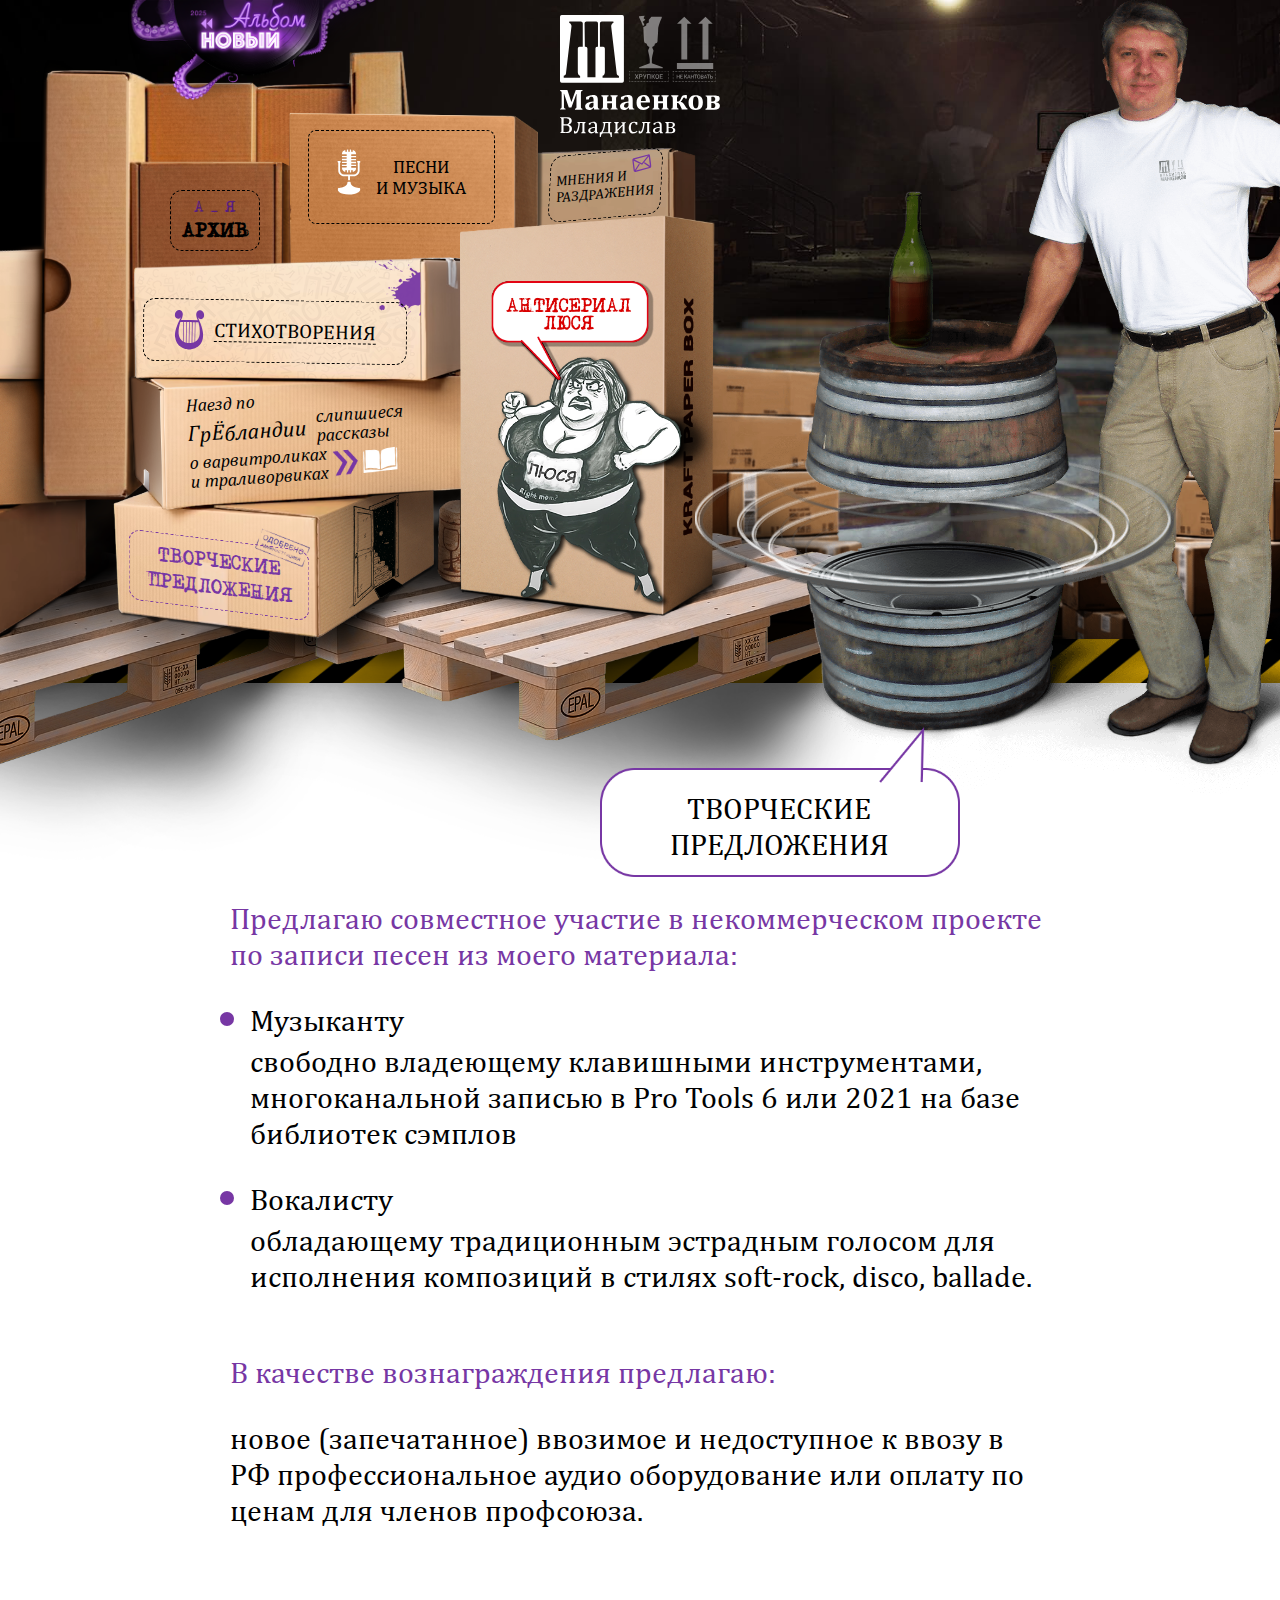
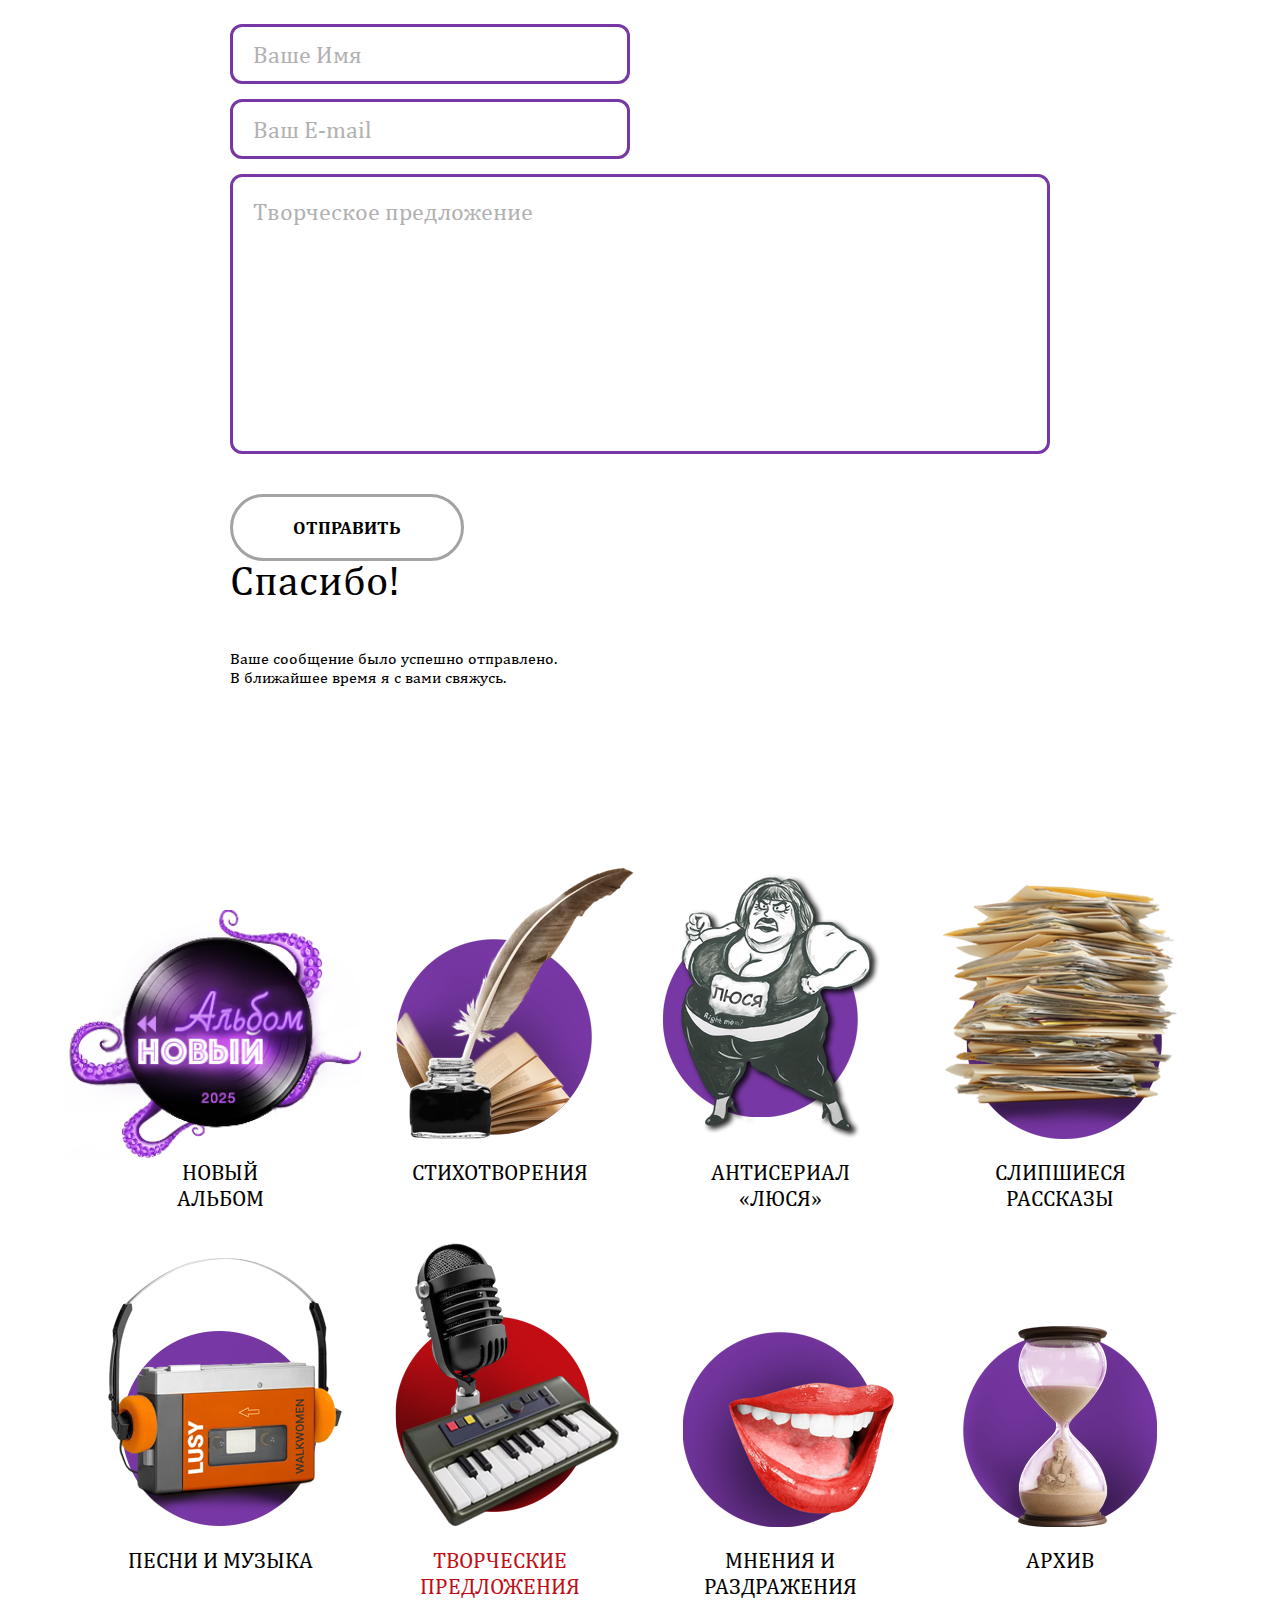
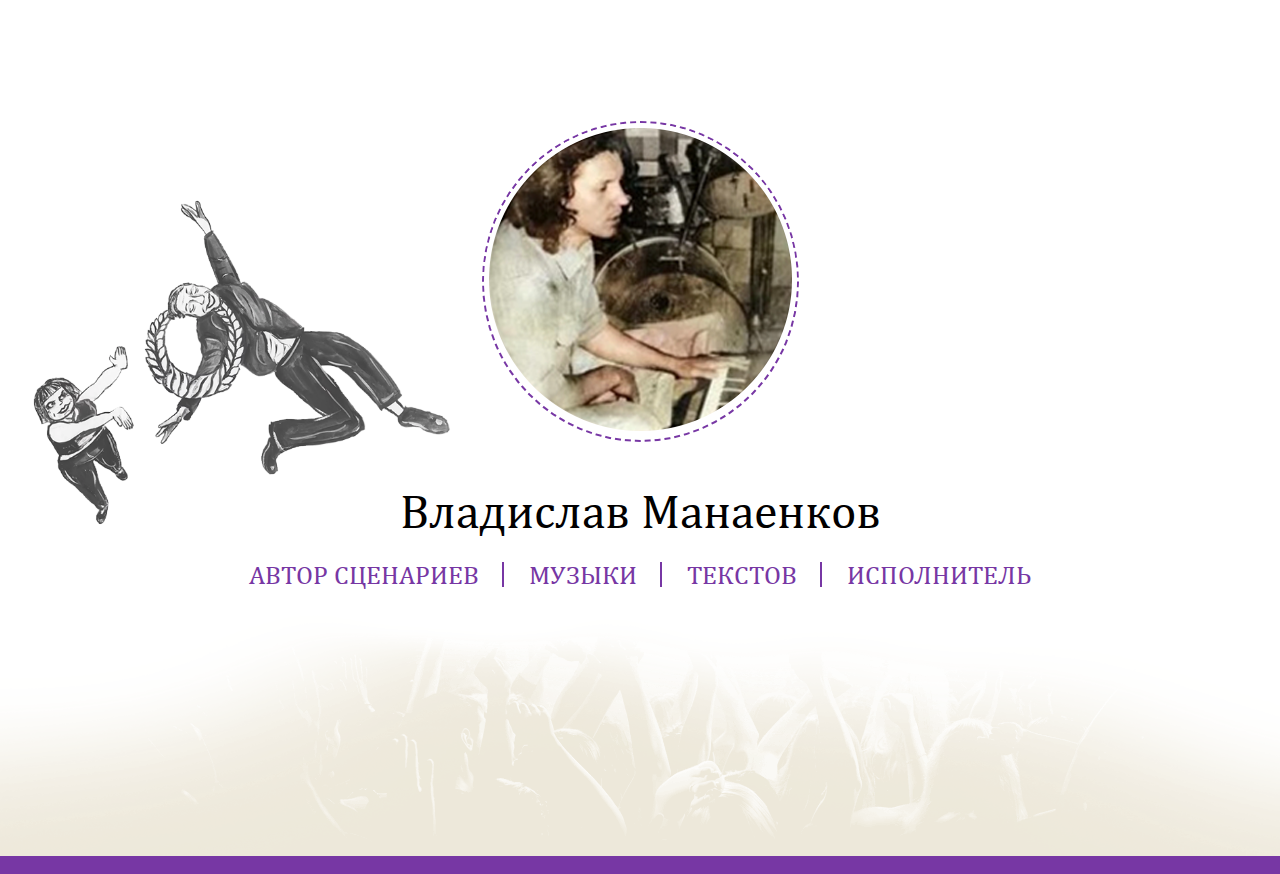
<file: creative-suggestions.html>
<!DOCTYPE html>
<html lang="ru" class="fixed">
  <head>
    <meta charset="UTF-8" />
    <meta http-equiv="X-UA-Compatible" content="IE=edge" />
    <meta name="viewport" content="width=device-width, initial-scale=1" />
    <meta http-equiv="x-ua-compatible" content="IE=edge" />
    <title>Владислав Манаенков СЦЕНАРИИ | МУЗЫКА | ТЕКСТЫ | ИСПОЛНИТЕЛЬ</title>
    <link rel="stylesheet" href="css/magnific-popup.css" />
    <link rel="stylesheet" href="css/style.css" />
  </head>

  <body>
    <div class="header header2 line creative-header">
      <div class="wrapper">
        <a href="#" class="new-img style2">
          <img src="img/new-logo.png" alt="">
        </a>
        <div class="creative-img-wrap">
          <img src="img/creative-img.png" alt="" class="creative-img" />
          <div class="style">
            <img
              src="img/creative-style.png"
              alt=""
              class="creative-style-img"
            />
            <img
              src="img/creative-style2.png"
              alt=""
              class="creative-style-img2"
            />
            <img
              src="img/creative-style3.png"
              alt=""
              class="creative-style-img3"
            />
            <span
              >Творческие <br />
              предложения</span
            >
          </div>
        </div>
        <a href="archive.html" class="archive">
          <span class="small-text">А _ я</span>
          <span class="text">Архив</span>
          <img src="img/Strelka-white.svg" alt="" class="arrow" />
        </a>
        <a href="music.html" class="song">
          <img src="img/song-icon.svg" alt="" class="icon" />
          <span class="text"
            >Песни <br />
            и музыка</span
          >
          <img src="img/Strelka-white.svg" alt="" class="arrow" />
        </a>
        <a href="opinions-irritation.html" class="opinions">
          <svg
            width="58"
            height="49"
            viewBox="0 0 58 49"
            fill="none"
            xmlns="http://www.w3.org/2000/svg"
          >
            <path
              d="M46.1 0.706024L4.50001 8.40602C2.00001 8.90602 0.300012 11.306 0.700012 13.906L6.30001 44.306C6.80001 46.806 9.20001 48.506 11.8 48.106L53.4 40.406C55.9 39.906 57.6 37.506 57.2 34.906L51.6 4.40602C51.1 1.90602 48.6 0.206024 46.1 0.706024ZM38.4 23.106C37.6 22.506 36.4 22.706 35.8 23.506C35.2 24.306 35.4 25.506 36.2 26.106L51 37.006L12.7 44.106L22.7 28.606C23.3 27.706 23 26.606 22.1 26.006C21.2 25.406 20.1 25.706 19.5 26.606L9.60001 42.106L4.60001 15.006L28.4 28.506C28.8 28.706 29.2 28.806 29.6 28.706C30 28.606 30.4 28.406 30.7 28.106L48.1 7.00603L53.1 34.106L38.4 23.106ZM6.50001 11.806L45.4 4.60603L29 24.506L6.50001 11.806Z"
            />
          </svg>
          <span
            >Мнения и <br />
            раздражения</span
          >
        </a>
        <a href="index.html" class="logo">
          <img src="img/logo.svg" alt="" />
        </a>
        <a href="poems.html" class="poems">
          <svg
            width="45"
            height="61"
            viewBox="0 0 45 61"
            fill="none"
            xmlns="http://www.w3.org/2000/svg"
          >
            <path
              d="M35.4 11.9C35.5 11.8 35.5 11.7 35.7 11.7C37.2 13.6 39.4 14.6 41.4 14C44.2 13.1 45.6 9.60001 44.5 6.00001C43.5 2.80001 40.9 0.700008 38.3 1.00001C38.3 1.00001 33.5 1.00001 32.9 7.00001C32.8 8.50001 33.2 10.3 33.7 11.9C33.7 11.9 33.7 12 33.8 12.1C34.3 13.4 34.8 14.5 35.1 15.2C35.2 15.4 35.3 15.6 35.3 15.8H24.3H21.4H10.4C10.5 15.6 10.6 15.4 10.6 15.2C11 14.5 11.5 13.4 11.9 12.1C12 12 12 11.9 12 11.9C12.5 10.3 12.9 8.50001 12.8 7.00001C12.2 1.00001 7.40001 1.00001 7.40001 1.00001C4.80001 0.700008 2.20001 2.80001 1.20001 6.00001C0.100012 9.50001 1.50001 13.1 4.30001 14C6.30001 14.6 8.50001 13.7 10 11.7C10.1 11.7 10.2 11.8 10.3 11.9H10.2C10.2 11.9 -0.799988 31.8 2.20001 43.3C4.90001 59.4 21.5 60.1 22.7 60.2C23.9 60.2 40.7 59.5 43.4 43.3C46.5 31.8 35.5 11.9 35.4 11.9ZM31.1 18.9V48.6C30.1 49.1 29 49.5 27.8 49.8V18.9H31.1ZM24.3 18.9H26.7V50.1C25.6 50.3 24.5 50.4 23.4 50.4V18.9H24.3ZM21.4 18.9H22.4V50.4C21.3 50.4 20.1 50.3 19.1 50.1V18.9H21.4ZM18.1 18.9V49.8C16.9 49.5 15.8 49.1 14.8 48.6V18.9H18.1ZM7.00001 36.4C6.60001 29.6 7.90001 23.4 9.30001 18.9H13.8V48.1C10 45.8 7.40001 41.9 7.00001 36.4ZM38.7 36.4C38.3 41.9 35.8 45.8 32 48.1V18.9H36.4C37.8 23.4 39.1 29.6 38.7 36.4Z"
            />
          </svg>
          <span>Стихотворения</span>
        </a>
        <a href="creative-suggestions.html" class="offers-btn active">
          <span
            >Творческие<br />
            предложения</span
          >
        </a>
        <a href="stuck-stories.html" class="info-back">
          <span>Наезд по </span>
          <div class="info">
            <p><span>Г</span> р <span>Ё</span> бландии</p>
            <span class="small">слипшиеся рассказы</span>
          </div>
          <div class="info">
            <span
              >о варвитроликах <br />
              и траливорвиках</span
            >
            <img src="img/info-icon1.png" alt="" />
            <img src="img/info-icon2.png" alt="" />
          </div>
        </a>
        <a href="home.html" class="lucy-img lucy2-img">
          <img src="img/lucy-desktop2.png" alt="" />
        </a>
        <div class="drop-menu">
          <span class="line"></span>
          <span class="line"></span>
          <span class="line"></span>
        </div>
        <a href="home.html" class="lucy-mobile archive-mobile">
          <img src="img/archive-mobile-img.png" alt="" />
        </a>
      </div>
      <img src="img/box-left.png" alt="" class="left-img" />
      <img src="img/box-right.png" alt="" class="right-img" />
      <img
        src="img/box-left-mobile.png"
        alt=""
        class="mobile-hide left-img-mobile"
      />
      <img
        src="img/box-right-mobile.png"
        alt=""
        class="mobile-hide right-img-mobile"
      />
      <div class="header-menu-wrap">
        <div class="top">
          <a href="index.html" class="mobile-logo">
            <img src="img/mobile-logo.png" alt="" />
          </a>
          <button class="close" type="button">
            <img src="img/close-menu.png" alt="" />
          </button>
        </div>
        <ul class="main-menu">
          <li>
            <a href="poems.html">
              <img src="img/menu-icon1.png" alt="" class="menu-icon" />
              <span>стихотворения</span>
              <img src="img/menu-arrow.png" alt="" class="arrow" />
            </a>
          </li>
          <li>
            <a href="home.html">
              <img src="img/menu-icon2.png" alt="" class="menu-icon" />
              <span>Антисериал «люся»</span>
              <img src="img/menu-arrow.png" alt="" class="arrow" />
            </a>
          </li>
          <li>
            <a href="stuck-stories.html">
              <img src="img/menu-icon3.png" alt="" class="menu-icon" />
              <span>слипшиеся рассказы</span>
              <img src="img/menu-arrow.png" alt="" class="arrow" />
            </a>
          </li>
          <li>
            <a href="music.html">
              <img src="img/menu-icon4.png" alt="" class="menu-icon" />
              <span>Песни и музыка</span>
              <img src="img/menu-arrow.png" alt="" class="arrow" />
            </a>
          </li>
          <li>
            <a href="creative-suggestions.html">
              <img src="img/menu-icon5.png" alt="" class="menu-icon" />
              <span>Творческие предложения</span>
              <img src="img/menu-arrow.png" alt="" class="arrow" />
            </a>
          </li>
          <li>
            <a href="opinions-irritation.html">
              <img src="img/menu-icon6.png" alt="" class="menu-icon" />
              <span>Мнения и раздражения</span>
              <img src="img/menu-arrow.png" alt="" class="arrow" />
            </a>
          </li>
          <li>
            <a href="archive.html">
              <img src="img/menu-icon7.png" alt="" class="menu-icon" />
              <span>Архив</span>
              <img src="img/menu-arrow.png" alt="" class="arrow" />
            </a>
          </li>
        </ul>
      </div>
    </div>

    <main class="zIndex no-bg">
      <div class="opinions-wrap creative-wrap">
        <div class="wrapper">
          <div class="info">
            <p class="purple">
              Предлагаю совместное участие в некоммерческом проекте по записи
              песен из моего материала:
            </p>
            <ul class="creative-list">
              <li>
                <b>Музыканту</b>
                свободно владеющему клавишными инструментами, многоканальной
                записью в Pro Tools 6 или 2021 на базе библиотек сэмплов
              </li>
              <li>
                <b>Вокалисту</b>
                обладающему традиционным эстрадным голосом для исполнения
                композиций в стилях soft-rock, disco, ballade.
              </li>
            </ul>
            <p class="purple">В качестве вознаграждения предлагаю:</p>
            <p></p>
            <p>
              новое (запечатанное) ввозимое и недоступное к ввозу в РФ
              профессиональное аудио оборудование или оплату по ценам для членов
              профсоюза.
            </p>
            <p>&nbsp;</p>
            <form class="feedback-form" method="post" data-feedback-form>
              <input type="hidden" name="text"/>
              <input type="text" name="name" placeholder="Ваше Имя" required/>
              <input type="email" name="email" placeholder="Ваш E-mail" required/>
              <textarea name="message" placeholder="Творческое предложение" required></textarea>
              <button type="submit">отправить</button>
            </form>

            <div class="form-success">
              <h3 class="form-success__title">Спасибо!</h3>
              <p class="form-success__text">Ваше сообщение было успешно отправлено. <br>В ближайшее время я с вами свяжусь.</p>
            </div>
          </div>
        </div>
      </div>

      <div class="info-items-wrap mt mtMobile">
        <div class="wrapper">
          <div class="info-items">
            <a href="new.html" class="info-item new-item">
              <img src="img/circle-mobile.png" alt="" class="circle-mobile" />
              <img src="img/archive-mobile.png" alt="" class="mobile-img" />
              <span class="img-wrap">
                <img src="img/new-circle.png" alt="" class="img1" />
                <img src="img/new-circle.png" alt="" class="img2" />
              </span>
              <span class="text">Новый <br> альбом</span>
            </a>
            <a href="poems.html" class="info-item">
              <img src="img/circle-mobile.png" alt="" class="circle-mobile" />
              <img src="img/archive-mobile.png" alt="" class="mobile-img" />
              <span class="img-wrap">
                <img src="img/info-img1.png" alt="" class="img1" />
                <img src="img/info-img1-hover.png" alt="" class="img2" />
              </span>
              <span class="text">стихотворения</span>
            </a>
            <a href="home.html" class="info-item">
              <img src="img/circle-mobile.png" alt="" class="circle-mobile" />
              <img src="img/archive-mobile.png" alt="" class="mobile-img" />
              <span class="img-wrap">
                <img src="img/info-img2.png" alt="" class="img1" />
                <img src="img/info-img2-hover.png" alt="" class="img2" />
              </span>
              <span class="text"
                >Антисериал <br />
                «люся»</span
              >
            </a>
            <a href="stuck-stories.html" class="info-item">
              <img src="img/circle-mobile.png" alt="" class="circle-mobile" />
              <img src="img/archive-mobile.png" alt="" class="mobile-img" />
              <span class="img-wrap">
                <img src="img/info-img3.png" alt="" class="img1" />
                <img src="img/info-img3-hover.png" alt="" class="img2" />
              </span>
              <span class="text">слипшиеся рассказы</span>
            </a>
            <a href="music.html" class="info-item">
              <img src="img/circle-mobile.png" alt="" class="circle-mobile" />
              <img src="img/archive-mobile.png" alt="" class="mobile-img" />
              <span class="img-wrap">
                <img src="img/info-img4.png" alt="" class="img1" />
                <img src="img/info-img4-hover.png" alt="" class="img2" />
              </span>
              <span class="text">Песни и музыка</span>
            </a>
            <a href="creative-suggestions.html" class="info-item active">
              <img src="img/circle-mobile.png" alt="" class="circle-mobile" />
              <img
                src="img/creative-mobile.png"
                alt=""
                class="mobile-img creative-img"
              />
              <span class="img-wrap">
                <img src="img/info-img5.png" alt="" class="img1" />
                <img src="img/info-img5-hover.png" alt="" class="img2" />
              </span>
              <span class="text">Творческие предложения</span>
            </a>
            <a href="opinions-irritation.html" class="info-item">
              <img src="img/circle-mobile.png" alt="" class="circle-mobile" />
              <img
                src="img/opinions-irritation-mobile.png"
                alt=""
                class="mobile-img opinions-img"
              />
              <span class="img-wrap">
                <img src="img/info-img6.png" alt="" class="img1" />
                <img src="img/info-img6-hover.png" alt="" class="img2" />
              </span>
              <span class="text">Мнения и раздражения</span>
            </a>
            <a href="archive.html" class="info-item">
              <img src="img/circle-mobile.png" alt="" class="circle-mobile" />
              <img src="img/archive-mobile.png" alt="" class="mobile-img" />
              <span class="img-wrap">
                <img src="img/info-img7.png" alt="" class="img1" />
                <img src="img/info-img7-hover.png" alt="" class="img2" />
              </span>
              <span class="text">Архив</span>
            </a>
          </div>
        </div>
      </div>

      <div class="bottom-info">
        <div class="wrapper">
          <img src="img/info-img.png" alt="" class="info-img" />
          <div class="info-wrap">
            <div class="img-wrap">
              <img src="img/person-img.png" alt="" />
            </div>
            <p class="name">Владислав Манаенков</p>
            <ul class="links">
              <li><span>Автор сценариев</span></li>
              <li><span>музыки</span></li>
              <li><span>текстов</span></li>
              <li><span>исполнитель</span></li>
            </ul>
          </div>
        </div>
        <div
          class="bg"
          style="background-image: url(img/bottom-info-bg.png)"
        ></div>
      </div>
    </main>

    <script src="js/jquery-3.4.1.min.js"></script>
    <script src="js/jquery.magnific-popup.min.js"></script>
    <script src="js/gsap.min.js"></script>
    <script src="js/ScrollTrigger.min.js"></script>
    <script src="js/slick.min.js"></script>
    <script src="js/script.js"></script>
    <script src="js/form.js"></script>
  </body>
</html>
</file>
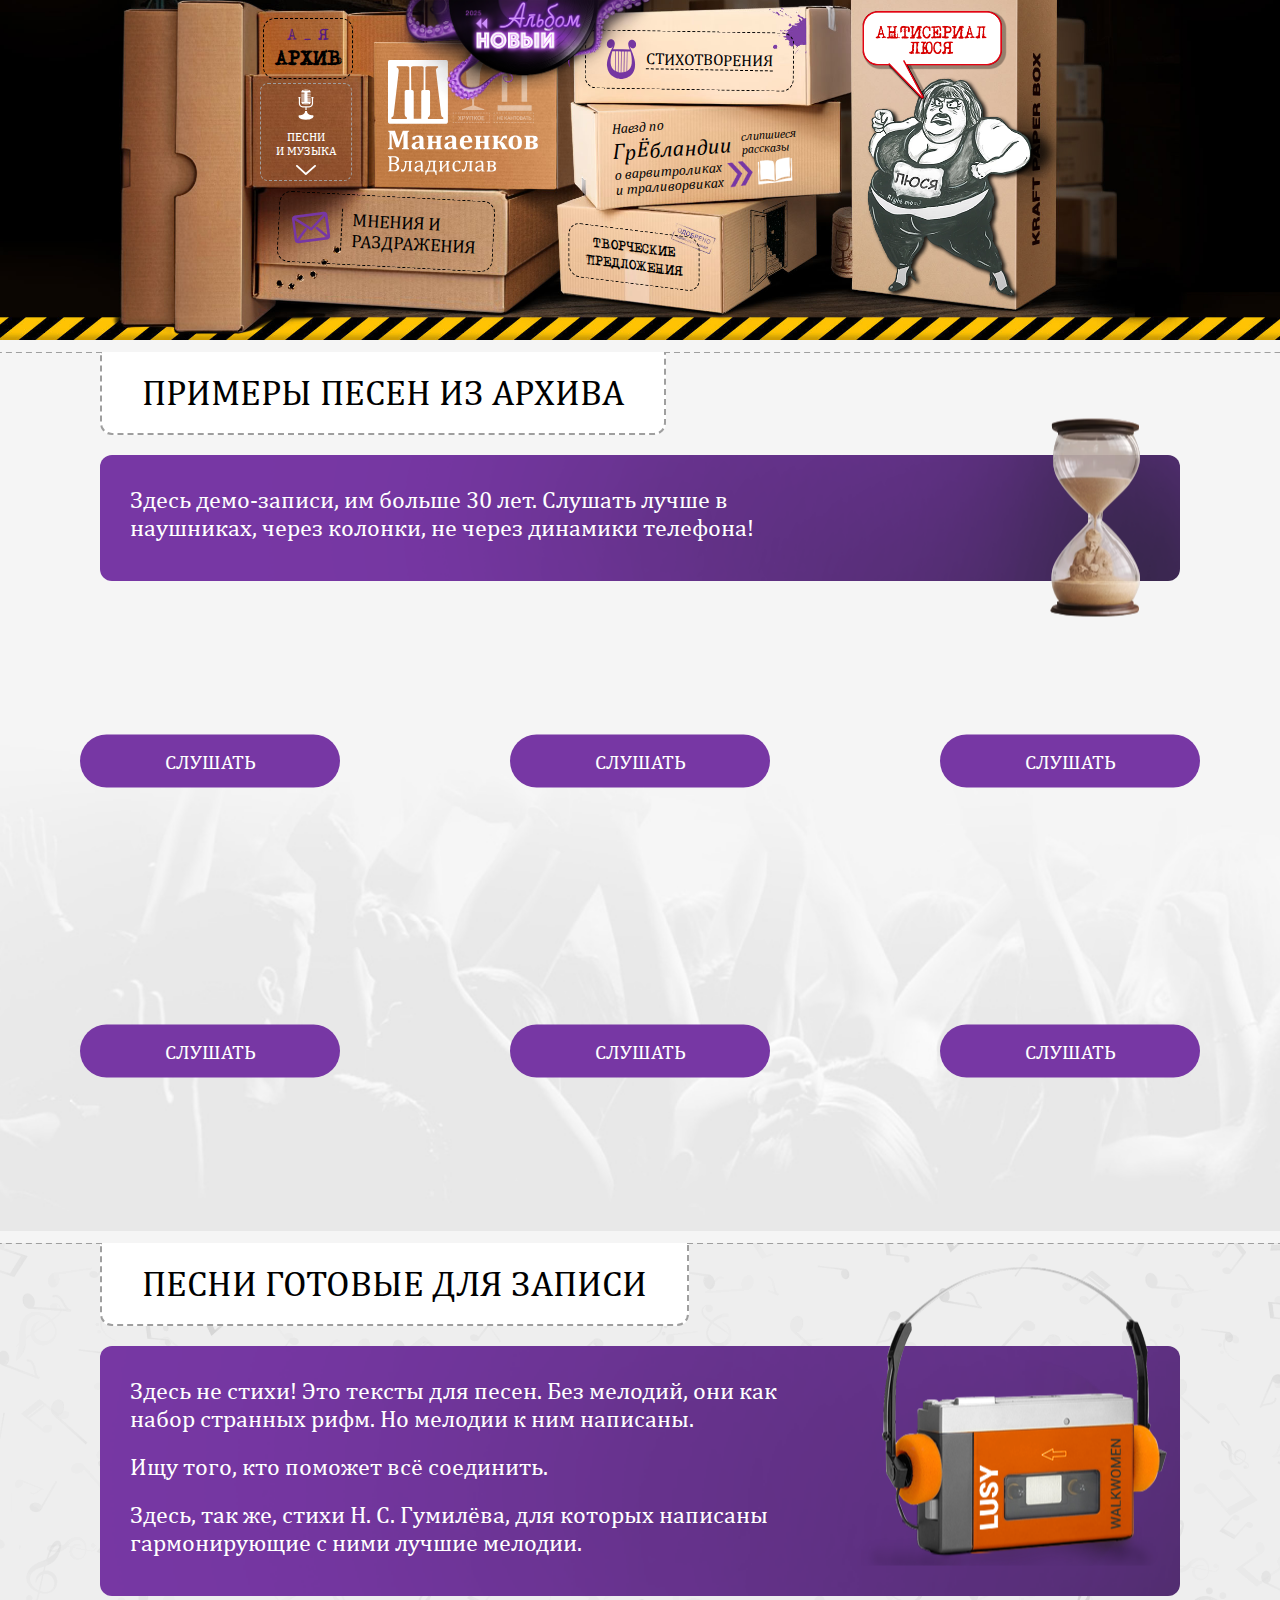
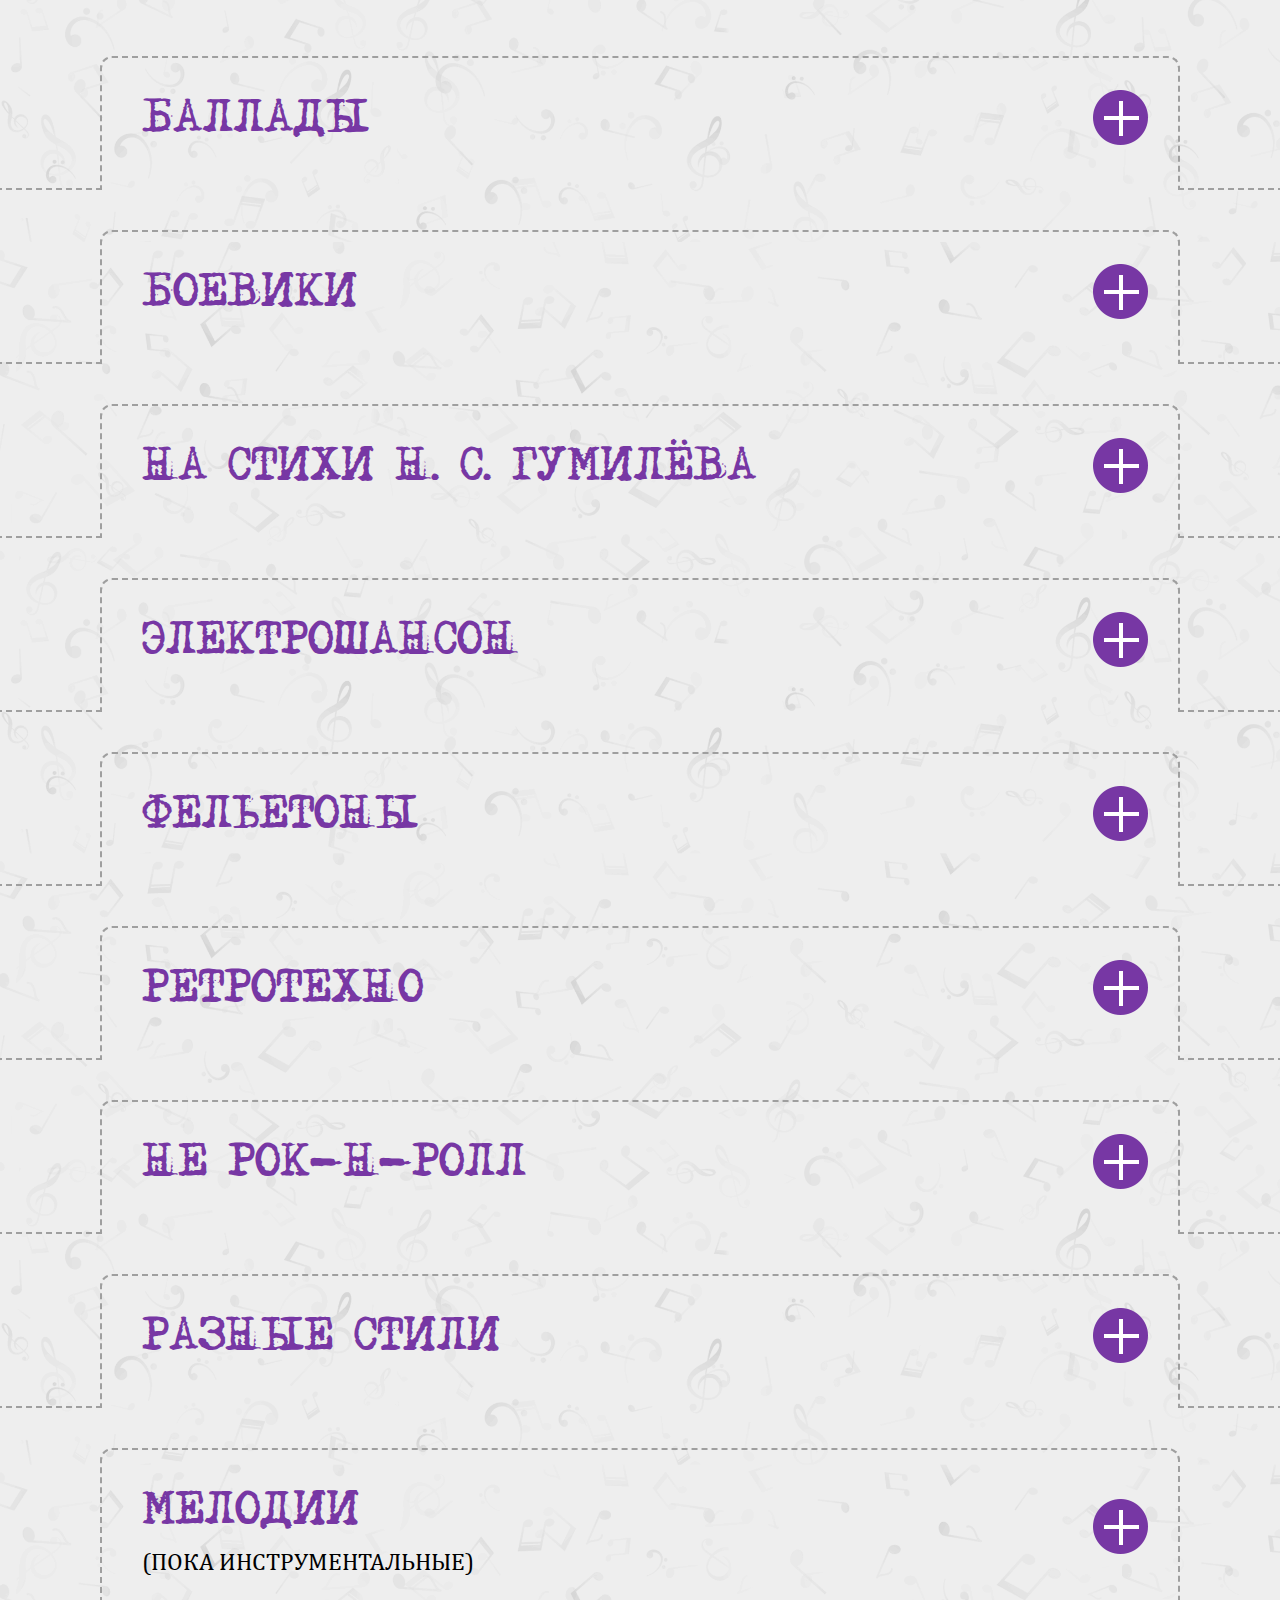
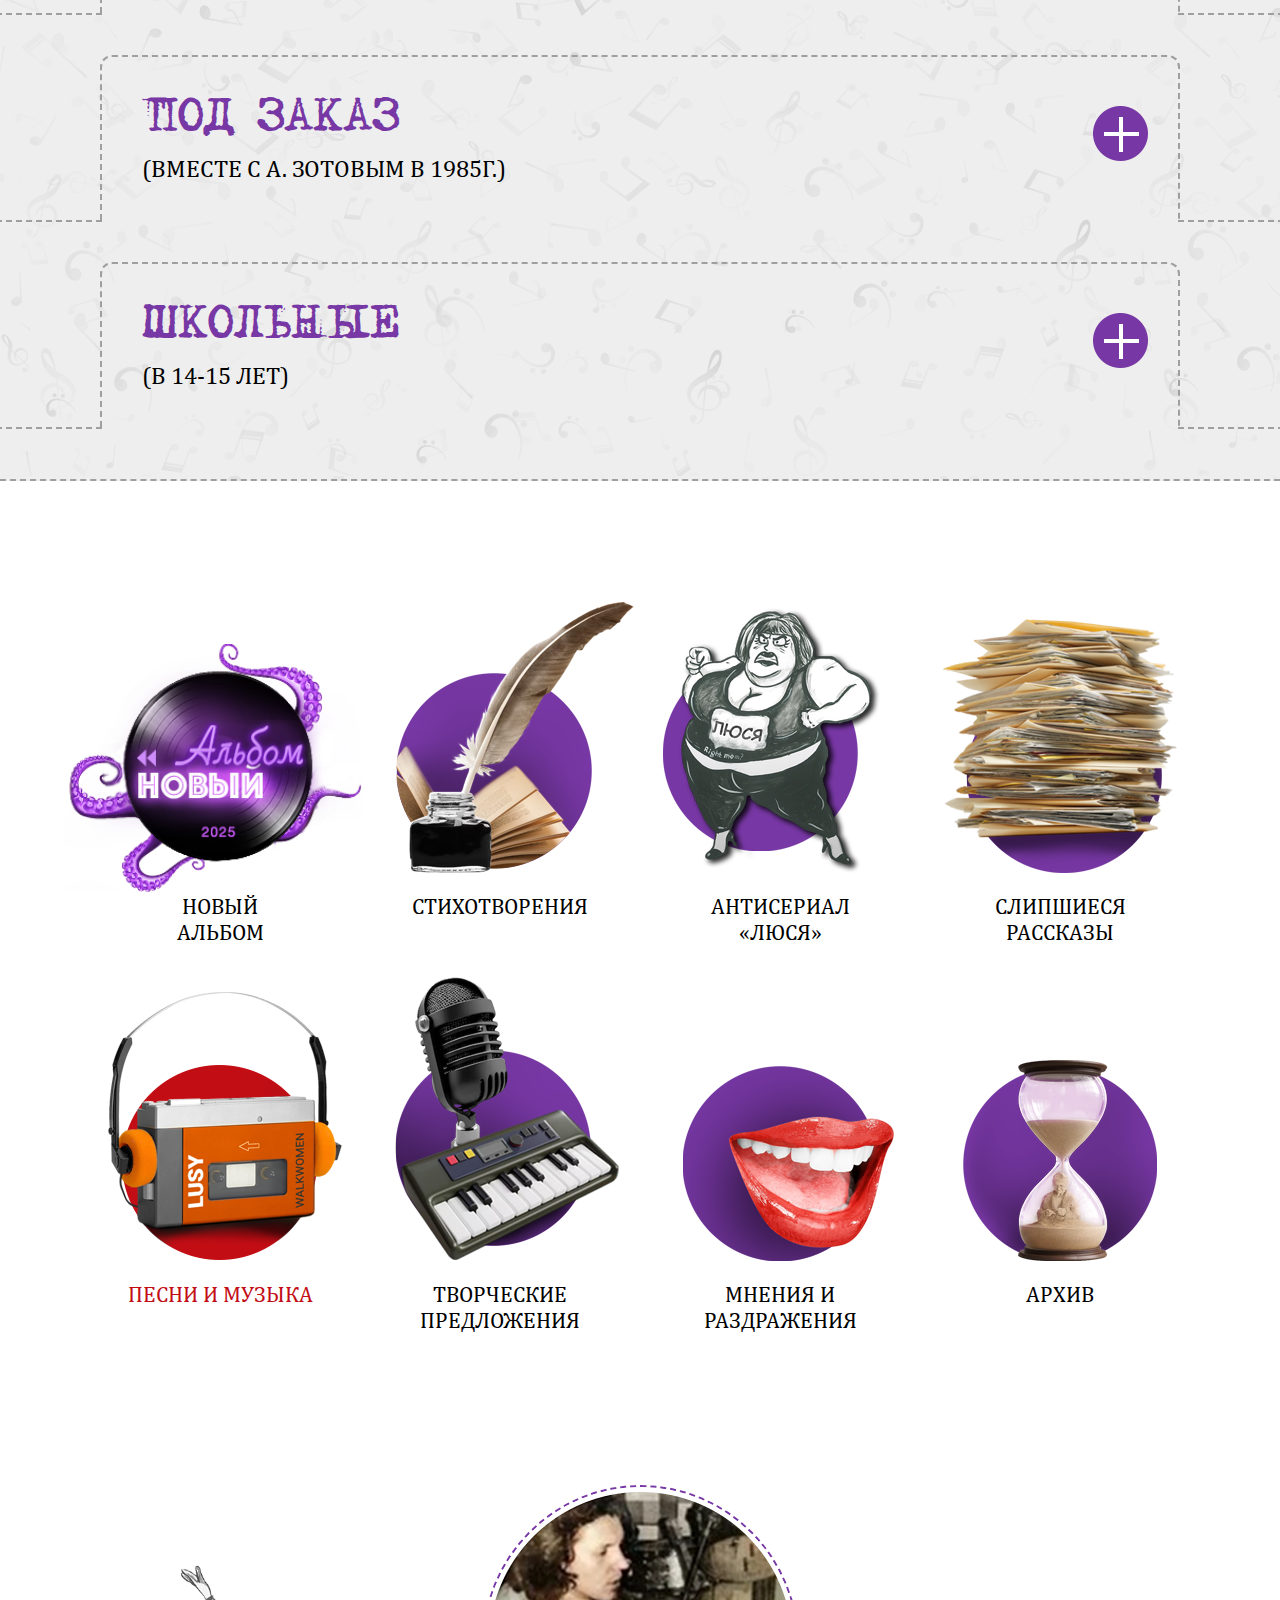
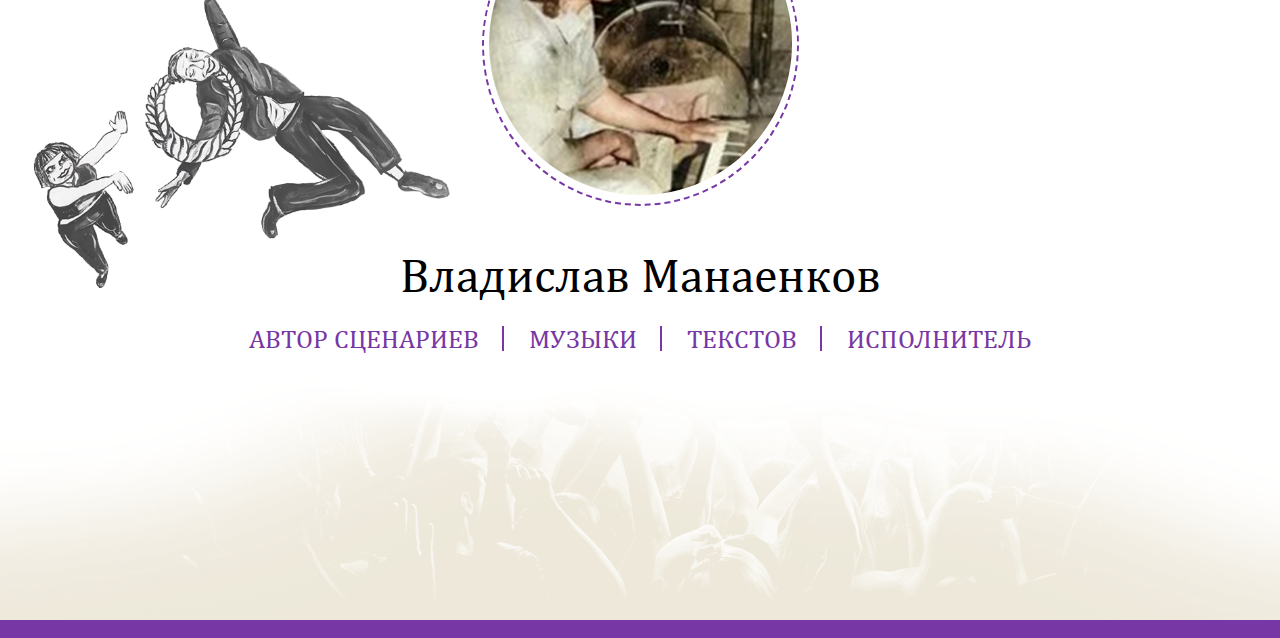
<file: music.html>
<!DOCTYPE html>
<html lang="ru" class="fixed">
  <head>
    <meta charset="UTF-8" />
    <meta http-equiv="X-UA-Compatible" content="IE=edge" />
    <meta name="viewport" content="width=device-width, initial-scale=1" />
    <meta http-equiv="x-ua-compatible" content="IE=edge" />
    <title>Владислав Манаенков СЦЕНАРИИ | МУЗЫКА | ТЕКСТЫ | ИСПОЛНИТЕЛЬ</title>
    <link rel="stylesheet" href="css/magnific-popup.css" />
    <link rel="stylesheet" href="css/slick.css" />
    <link rel="stylesheet" href="css/slick-theme.css" />
    <link rel="stylesheet" href="css/style.css" />
  </head>

  <body>
    <div class="header">
      <div class="wrapper">
        <a href="#" class="new-img">
          <img src="img/new-logo.png" alt="">
        </a>
        <a href="archive.html" class="archive">
          <span class="small-text">А _ я</span>
          <span class="text">Архив</span>
          <img src="img/Strelka-white.svg" alt="" class="arrow" />
        </a>
        <a href="music.html" class="song active">
          <img src="img/song-icon.svg" alt="" class="icon" />
          <span class="text"
            >Песни <br />
            и музыка</span
          >
          <img src="img/Strelka-white.svg" alt="" class="arrow" />
        </a>
        <a href="opinions-irritation.html" class="opinions">
          <svg
            width="58"
            height="49"
            viewBox="0 0 58 49"
            fill="none"
            xmlns="http://www.w3.org/2000/svg"
          >
            <path
              d="M46.1 0.706024L4.50001 8.40602C2.00001 8.90602 0.300012 11.306 0.700012 13.906L6.30001 44.306C6.80001 46.806 9.20001 48.506 11.8 48.106L53.4 40.406C55.9 39.906 57.6 37.506 57.2 34.906L51.6 4.40602C51.1 1.90602 48.6 0.206024 46.1 0.706024ZM38.4 23.106C37.6 22.506 36.4 22.706 35.8 23.506C35.2 24.306 35.4 25.506 36.2 26.106L51 37.006L12.7 44.106L22.7 28.606C23.3 27.706 23 26.606 22.1 26.006C21.2 25.406 20.1 25.706 19.5 26.606L9.60001 42.106L4.60001 15.006L28.4 28.506C28.8 28.706 29.2 28.806 29.6 28.706C30 28.606 30.4 28.406 30.7 28.106L48.1 7.00603L53.1 34.106L38.4 23.106ZM6.50001 11.806L45.4 4.60603L29 24.506L6.50001 11.806Z"
            />
          </svg>
          <span>Мнения и раздражения</span>
        </a>
        <a href="index.html" class="logo big">
          <img src="img/logo.svg" alt="" />
        </a>
        <a href="poems.html" class="poems">
          <svg
            width="45"
            height="61"
            viewBox="0 0 45 61"
            fill="none"
            xmlns="http://www.w3.org/2000/svg"
          >
            <path
              d="M35.4 11.9C35.5 11.8 35.5 11.7 35.7 11.7C37.2 13.6 39.4 14.6 41.4 14C44.2 13.1 45.6 9.60001 44.5 6.00001C43.5 2.80001 40.9 0.700008 38.3 1.00001C38.3 1.00001 33.5 1.00001 32.9 7.00001C32.8 8.50001 33.2 10.3 33.7 11.9C33.7 11.9 33.7 12 33.8 12.1C34.3 13.4 34.8 14.5 35.1 15.2C35.2 15.4 35.3 15.6 35.3 15.8H24.3H21.4H10.4C10.5 15.6 10.6 15.4 10.6 15.2C11 14.5 11.5 13.4 11.9 12.1C12 12 12 11.9 12 11.9C12.5 10.3 12.9 8.50001 12.8 7.00001C12.2 1.00001 7.40001 1.00001 7.40001 1.00001C4.80001 0.700008 2.20001 2.80001 1.20001 6.00001C0.100012 9.50001 1.50001 13.1 4.30001 14C6.30001 14.6 8.50001 13.7 10 11.7C10.1 11.7 10.2 11.8 10.3 11.9H10.2C10.2 11.9 -0.799988 31.8 2.20001 43.3C4.90001 59.4 21.5 60.1 22.7 60.2C23.9 60.2 40.7 59.5 43.4 43.3C46.5 31.8 35.5 11.9 35.4 11.9ZM31.1 18.9V48.6C30.1 49.1 29 49.5 27.8 49.8V18.9H31.1ZM24.3 18.9H26.7V50.1C25.6 50.3 24.5 50.4 23.4 50.4V18.9H24.3ZM21.4 18.9H22.4V50.4C21.3 50.4 20.1 50.3 19.1 50.1V18.9H21.4ZM18.1 18.9V49.8C16.9 49.5 15.8 49.1 14.8 48.6V18.9H18.1ZM7.00001 36.4C6.60001 29.6 7.90001 23.4 9.30001 18.9H13.8V48.1C10 45.8 7.40001 41.9 7.00001 36.4ZM38.7 36.4C38.3 41.9 35.8 45.8 32 48.1V18.9H36.4C37.8 23.4 39.1 29.6 38.7 36.4Z"
            />
          </svg>
          <span>Стихотворения</span>
        </a>
        <a href="creative-suggestions.html" class="offers-btn">
          <span
            >Творческие<br />
            предложения</span
          >
        </a>
        <a href="stuck-stories.html" class="info-back">
          <span>Наезд по </span>
          <div class="info">
            <p><span>Г</span> р <span>Ё</span> бландии</p>
            <span class="small">слипшиеся рассказы</span>
          </div>
          <div class="info">
            <span
              >о варвитроликах<br />
              и траливорвиках</span
            >
            <img src="img/info-icon1.png" alt="" />
            <img src="img/info-icon2.png" alt="" />
          </div>
        </a>
        <a href="home.html" class="lucy-img lucy2-img">
          <img src="img/lucy-desktop2.png" alt="" />
        </a>
        <div class="drop-menu">
          <span class="line"></span>
          <span class="line"></span>
          <span class="line"></span>
        </div>
        <a href="home.html" class="lucy-mobile music-mobile">
          <img src="img/music-mobile-img.png" alt="" />
        </a>
      </div>
      <div class="header-menu-wrap">
        <div class="top">
          <a href="index.html" class="mobile-logo">
            <img src="img/mobile-logo.png" alt="" />
          </a>
          <button class="close" type="button">
            <img src="img/close-menu.png" alt="" />
          </button>
        </div>
        <ul class="main-menu">
          <li>
            <a href="poems.html">
              <img src="img/menu-icon1.png" alt="" class="menu-icon" />
              <span>стихотворения</span>
              <img src="img/menu-arrow.png" alt="" class="arrow" />
            </a>
          </li>
          <li>
            <a href="home.html">
              <img src="img/menu-icon2.png" alt="" class="menu-icon" />
              <span>Антисериал «люся»</span>
              <img src="img/menu-arrow.png" alt="" class="arrow" />
            </a>
          </li>
          <li>
            <a href="stuck-stories.html">
              <img src="img/menu-icon3.png" alt="" class="menu-icon" />
              <span>слипшиеся рассказы</span>
              <img src="img/menu-arrow.png" alt="" class="arrow" />
            </a>
          </li>
          <li>
            <a href="music.html">
              <img src="img/menu-icon4.png" alt="" class="menu-icon" />
              <span>Песни и музыка</span>
              <img src="img/menu-arrow.png" alt="" class="arrow" />
            </a>
          </li>
          <li>
            <a href="creative-suggestions.html">
              <img src="img/menu-icon5.png" alt="" class="menu-icon" />
              <span>Творческие предложения</span>
              <img src="img/menu-arrow.png" alt="" class="arrow" />
            </a>
          </li>
          <li>
            <a href="opinions-irritation.html">
              <img src="img/menu-icon6.png" alt="" class="menu-icon" />
              <span>Мнения и раздражения</span>
              <img src="img/menu-arrow.png" alt="" class="arrow" />
            </a>
          </li>
          <li>
            <a href="archive.html">
              <img src="img/menu-icon7.png" alt="" class="menu-icon" />
              <span>Архив</span>
              <img src="img/menu-arrow.png" alt="" class="arrow" />
            </a>
          </li>
        </ul>
      </div>
    </div>

    <main class="no-bg">
      <div class="archive-wrap music-wrap">
        <div class="title-style">
          <span>Примеры песен из архива</span>
        </div>
        <div class="info-style">
          <span
            >Здесь демо-записи, им больше 30 лет. Слушать лучше в наушниках,
            через колонки, не через динамики телефона!</span
          >
          <img src="img/info-style-img.png" alt="" class="img" />
        </div>
        <div class="video-slider-wrap">
          <div class="slider-navigation">
            <button type="button" class="slick-prev">
              <img src="img/arrow-slider.svg" alt="" />
            </button>
            <button type="button" class="slick-next">
              <img src="img/arrow-slider.svg" alt="" />
            </button>
          </div>
          <div class="video-slider">
            <div class="video">
              <iframe
                class="rutubePlayer"
                src="https://rutube.ru/play/embed/410ab686288f2f3a3ede15ab38a22ea4/"
                frameborder="0"
                allow="clipboard-write; autoplay"
                webkitAllowFullScreen
                mozallowfullscreen
                allowfullscreen
              ></iframe>
              <button class="custom-play-button">СЛУШАТЬ</button>
            </div>
            <div class="video">
              <iframe
                class="rutubePlayer"
                src="https://rutube.ru/play/embed/b0eef6b11cdc125b816fdd6bd19e787b/"
                frameborder="0"
                allow="clipboard-write; autoplay"
                webkitAllowFullScreen
                mozallowfullscreen
                allowfullscreen
              ></iframe>
              <button class="custom-play-button">СЛУШАТЬ</button>
            </div>
            <div class="video">
              <iframe
                class="rutubePlayer"
                src="https://rutube.ru/play/embed/62ddeea21f1933e10e56eef0ea56a3fe/"
                frameborder="0"
                allow="clipboard-write; autoplay"
                webkitAllowFullScreen
                mozallowfullscreen
                allowfullscreen
              ></iframe>
              <button class="custom-play-button">СЛУШАТЬ</button>
            </div>
            <div class="video">
              <iframe
                class="rutubePlayer"
                src="https://rutube.ru/play/embed/d7d48ae428bc0175da8557cd9523769f/"
                frameborder="0"
                allow="clipboard-write; autoplay"
                webkitAllowFullScreen
                mozallowfullscreen
                allowfullscreen
              ></iframe>
              <button class="custom-play-button">СЛУШАТЬ</button>
            </div>
            <div class="video">
              <iframe
                class="rutubePlayer"
                src="https://rutube.ru/play/embed/a4bd1c20de9e13d727c21341d9955b31/"
                frameborder="0"
                allow="clipboard-write; autoplay"
                webkitAllowFullScreen
                mozallowfullscreen
                allowfullscreen
              ></iframe>
              <button class="custom-play-button">СЛУШАТЬ</button>
            </div>
            <div class="video">
              <iframe
                class="rutubePlayer"
                src="https://rutube.ru/play/embed/c4acd1c646b76b8b05f3962d722dd415/"
                frameborder="0"
                allow="clipboard-write; autoplay"
                webkitAllowFullScreen
                mozallowfullscreen
                allowfullscreen
              ></iframe>
              <button class="custom-play-button">СЛУШАТЬ</button>
            </div>
          </div>
        </div>
        <div class="video-wrap">
          <div class="video">
            <iframe
              class="rutubePlayer"
              src="https://rutube.ru/play/embed/410ab686288f2f3a3ede15ab38a22ea4/"
              frameborder="0"
              allow="accelerometer; autoplay; clipboard-write; encrypted-media; gyroscope; picture-in-picture"
              allowfullscreen
            >
              ></iframe
            >
            <button class="custom-play-button">СЛУШАТЬ</button>
          </div>
          <div class="video">
            <iframe
              class="rutubePlayer"
              src="https://rutube.ru/play/embed/b0eef6b11cdc125b816fdd6bd19e787b/"
              loading="lazy"
              frameborder="0"
              allow="clipboard-write; autoplay"
              webkitAllowFullScreen
              mozallowfullscreen
              allowfullscreen
            ></iframe>
            <button class="custom-play-button">СЛУШАТЬ</button>
          </div>
          <div class="video">
            <iframe
              class="rutubePlayer"
              src="https://rutube.ru/play/embed/62ddeea21f1933e10e56eef0ea56a3fe/"
              loading="lazy"
              frameborder="0"
              allow="clipboard-write; autoplay"
              webkitAllowFullScreen
              mozallowfullscreen
              allowfullscreen
            ></iframe>
            <button class="custom-play-button">СЛУШАТЬ</button>
          </div>
          <div class="video">
            <iframe
              class="rutubePlayer"
              src="https://rutube.ru/play/embed/d7d48ae428bc0175da8557cd9523769f/"
              loading="lazy"
              frameborder="0"
              allow="clipboard-write; autoplay"
              webkitAllowFullScreen
              mozallowfullscreen
              allowfullscreen
            ></iframe>
            <button class="custom-play-button">СЛУШАТЬ</button>
          </div>
          <div class="video">
            <iframe
              class="rutubePlayer"
              src="https://rutube.ru/play/embed/a4bd1c20de9e13d727c21341d9955b31/"
              loading="lazy"
              frameborder="0"
              allow="clipboard-write; autoplay"
              webkitAllowFullScreen
              mozallowfullscreen
              allowfullscreen
            ></iframe>
            <button class="custom-play-button">СЛУШАТЬ</button>
          </div>
          <div class="video">
            <iframe
              class="rutubePlayer"
              src="https://rutube.ru/play/embed/c4acd1c646b76b8b05f3962d722dd415/"
              loading="lazy"
              frameborder="0"
              allow="clipboard-write; autoplay"
              webkitAllowFullScreen
              mozallowfullscreen
              allowfullscreen
            ></iframe>
            <button class="custom-play-button">СЛУШАТЬ</button>
          </div>
        </div>
      </div>

      <div class="archive-wrap poem-wrap pt0 music-wrapper">
        <div class="title-style mobile-show">
          <span>ПЕСНИ ГОТОВЫЕ ДЛЯ ЗАПИСИ</span>
        </div>
        <div class="info-style">
          <span>
            Здесь не стихи! Это тексты для песен. Без мелодий, они как набор
            странных рифм. Но мелодии к ним написаны.
          </span>
          <span>Ищу того, кто поможет всё соединить. </span>
          <span
            >Здесь, так же, стихи Н. С. Гумилёва, для которых написаны
            гармонирующие с ними лучшие мелодии.</span
          >
          <img
            src="img/music-style-img.png"
            alt=""
            class="img music-style-img"
          />
        </div>
        <div class="archive-items w100">
          <div class="archive-item poem-item">
            <div class="item-top">
              <div class="info2">
                <h3>БАЛЛАДЫ</h3>
                <button type="button" class="album-btn2">
                  <div class="img before"></div>
                </button>
              </div>
            </div>
            <div class="item-bottom">
              <div class="item-bottom-info">
                <div class="hide-info">
                  <h3>Секта «Одиночество»</h3>
                  <p>
                    <i>куплет </i><br />
                    К Богу одинокая пришла звезда,<br />
                    Спросила: «Что со мной,<br />
                    И где она – моя планета?»<br />
                    Так же одиноки в жизни мы с тобой.<br />
                    Но на вопрос звезде не получить ответа.
                  </p>
                  <p>
                    В глаженых костюмах, c книжками в руках<br />
                    И в рясах, и платках –<br />
                    Одеждах лжепророков,<br />
                    Сети расставляют секты на людей,<br />
                    Пугая, как детей, расплатою жестокой.
                  </p>
                  <p>
                    <i>припев</i><br />
                    Завтра мы, давай, поверим в рай,<br />
                    А послезавтра он<br />
                    Для нас с тобою адом станет.<br />
                    Страшен мир, где выхода нет.<br />
                    Хочешь жить свободно?<br />
                    Просто знай,<br />
                    Свобода – ад (Dm) для одиноких,<br />
                    Если их не примут в рай.
                  </p>
                  <p>
                    <i>куплет</i><br />
                    На свиданье к месяцу взошла звезда,<br />
                    Не зная, скоро он луною голубою будет.<br />
                    Здесь уже любовь не встретим никогда.<br />
                    К несбывшимся мечтам пойдут другие люди.
                  </p>
                  <p>
                    Рассыпаясь, лягут под кресты цветы,<br />
                    А траурным венкам здесь место есть?.. Едва ли.<br />
                    Нас проводят те, с кем были мы «на ты».<br />
                    И среди них придут те, кто всю жизнь нас ждали.
                  </p>
                  <p>
                    <i>припев</i><br />
                    Завтра мы, давай, поверим в рай,<br />
                    А послезавтра он<br />
                    Для нас с тобою адом станет.<br />
                    Страшен мир, но выхода нет.<br />
                    Радуйся свободе,<br />
                    Только знай,<br />
                    Свобода, это тот порок,<br />
                    С которым не пускают в рай.
                  </p>
                </div>
                <button type="button" class="read">
                  <span class="text">Читать</span>
                  <svg
                    width="30"
                    height="16"
                    viewBox="0 0 14 9"
                    fill="none"
                    xmlns="http://www.w3.org/2000/svg"
                  >
                    <path
                      d="M13 1.5L7 7.5L1 1.5"
                      stroke-width="2"
                      stroke-linecap="round"
                    />
                  </svg>
                </button>
              </div>
            </div>
            <div class="item-bottom">
              <div class="item-bottom-info">
                <div class="hide-info">
                  <h3>Листья</h3>
                  <p>
                    <i>куплет</i><br />
                    Облетевшим листьям безразлична участь их<br />
                    &nbsp;&nbsp;&nbsp;&nbsp;&nbsp;&nbsp;&nbsp;&nbsp;&nbsp;&nbsp;
                    &nbsp;&nbsp;&nbsp;&nbsp;&nbsp;&nbsp;&nbsp;&nbsp;&nbsp;&nbsp;
                    &nbsp;&nbsp;&nbsp;&nbsp;&nbsp;&nbsp;&nbsp;&nbsp;&nbsp;&nbsp;
                    &nbsp;&nbsp;&nbsp;&nbsp;&nbsp;&nbsp;&nbsp;&nbsp;&nbsp;&nbsp;
                    &nbsp;&nbsp;&nbsp;&nbsp;&nbsp;&nbsp;&nbsp;&nbsp;&nbsp;&nbsp;
                    &nbsp;&nbsp;&nbsp;&nbsp;&nbsp;&nbsp;&nbsp;&nbsp;&nbsp;&nbsp;
                    &nbsp;&nbsp;&nbsp;&nbsp;&nbsp;&nbsp;&nbsp;&nbsp;&nbsp;&nbsp;
                    &nbsp;деревьев,<br />
                    Им уже не важно, что сгниёт, а кто истлеет.<br />
                    Ветер их уносит в небытиё и стелет по земле.
                  </p>
                  <p>
                    Умершим солдатам безразлично окончанье боя.<br />
                    Умершему чувству безразлично, что теперь<br />
                    &nbsp;&nbsp;&nbsp;&nbsp;&nbsp;&nbsp;&nbsp;&nbsp;&nbsp;&nbsp;
                    &nbsp;&nbsp;&nbsp;&nbsp;&nbsp;&nbsp;&nbsp;&nbsp;&nbsp;&nbsp;
                    &nbsp;&nbsp;&nbsp;&nbsp;&nbsp;&nbsp;&nbsp;&nbsp;&nbsp;&nbsp;
                    &nbsp;&nbsp;&nbsp;&nbsp;&nbsp;&nbsp;&nbsp;&nbsp;&nbsp;&nbsp;
                    &nbsp;&nbsp;&nbsp;&nbsp;&nbsp;&nbsp;&nbsp;&nbsp;&nbsp;&nbsp;
                    &nbsp;&nbsp;&nbsp;&nbsp;&nbsp;&nbsp;&nbsp;&nbsp;&nbsp;&nbsp;
                    &nbsp;&nbsp;&nbsp;&nbsp;&nbsp;&nbsp;&nbsp;&nbsp;&nbsp;&nbsp;
                    &nbsp;&nbsp;&nbsp; с тобою.<br />
                    Только иногда приходит боль, напоминая о тебе.
                  </p>
                  <p>
                    <i>выход на припев</i><br />
                    И только сон унесет эту боль, мне вернув мир,<br />
                    &nbsp;&nbsp;&nbsp;&nbsp;&nbsp;&nbsp;&nbsp;&nbsp;&nbsp;&nbsp;
                    &nbsp;&nbsp;&nbsp;&nbsp;&nbsp;&nbsp;&nbsp;&nbsp;&nbsp;&nbsp;
                    &nbsp;&nbsp;&nbsp;&nbsp;&nbsp;&nbsp;&nbsp;&nbsp;&nbsp;&nbsp;
                    &nbsp;&nbsp;&nbsp;&nbsp;&nbsp;&nbsp;&nbsp;&nbsp;&nbsp;&nbsp;
                    &nbsp;&nbsp;&nbsp;&nbsp;&nbsp;&nbsp;&nbsp;&nbsp;&nbsp;&nbsp;
                    &nbsp;&nbsp;&nbsp;&nbsp;&nbsp;&nbsp;&nbsp;&nbsp;&nbsp;&nbsp;
                    &nbsp;&nbsp;&nbsp;&nbsp;&nbsp;&nbsp;&nbsp;&nbsp;&nbsp;&nbsp;
                    &nbsp;&nbsp;&nbsp;где ты,<br />
                    Там, где казалось, что сбываются и в жизни<br />
                    &nbsp;&nbsp;&nbsp;&nbsp;&nbsp;&nbsp;&nbsp;&nbsp;&nbsp;&nbsp;
                    &nbsp;&nbsp;&nbsp;&nbsp;&nbsp;&nbsp;&nbsp;&nbsp;&nbsp;&nbsp;
                    &nbsp;&nbsp;&nbsp;&nbsp;&nbsp;&nbsp;&nbsp;&nbsp;&nbsp;&nbsp;
                    &nbsp;&nbsp;&nbsp;&nbsp;&nbsp;&nbsp;&nbsp;&nbsp;&nbsp;&nbsp;
                    &nbsp;&nbsp;&nbsp;&nbsp;&nbsp;&nbsp;&nbsp;&nbsp;&nbsp;&nbsp;
                    &nbsp;&nbsp;&nbsp;&nbsp;&nbsp;&nbsp;&nbsp;&nbsp;&nbsp;&nbsp;
                    &nbsp;&nbsp;&nbsp;&nbsp;&nbsp;&nbsp;&nbsp;&nbsp;&nbsp;&nbsp;
                    &nbsp;&nbsp;&nbsp;мечты.
                  </p>
                  <p>
                    <i>припев</i><br />
                    Мне бы ненавидеть всё, что живёт тобой,<br />
                    Помнит цвет твоих глаз и улыбки обман,<br />
                    Словно слышу я твой голос, и, как живой,<br />
                    Он ведет за собою и сводит с ума.
                  </p>
                  <p>
                    <i>куплет</i><br />
                    Как мы одиноки в этом мире без надежды,<br />
                    Отравляет ложь в нас чистые мечты. И нежность,<br />
                    Словно, с якоря сорвавшийся корабль,<br />
                    &nbsp;&nbsp;&nbsp;&nbsp;&nbsp;&nbsp;&nbsp;&nbsp;&nbsp;&nbsp;
                    &nbsp;&nbsp;&nbsp;&nbsp;&nbsp;&nbsp;&nbsp;&nbsp;&nbsp;&nbsp;
                    &nbsp;&nbsp;&nbsp;&nbsp;&nbsp;&nbsp;&nbsp;&nbsp;&nbsp;&nbsp;
                    &nbsp;&nbsp;&nbsp;&nbsp;&nbsp;&nbsp;&nbsp;&nbsp;&nbsp;&nbsp;
                    &nbsp;&nbsp;&nbsp;&nbsp;&nbsp;&nbsp;&nbsp;&nbsp;&nbsp;&nbsp;
                    &nbsp;&nbsp;&nbsp;&nbsp;&nbsp;&nbsp;&nbsp;&nbsp;&nbsp;&nbsp;
                    &nbsp;&nbsp;&nbsp;уносит по волнам.
                  </p>
                  <p>
                    Осень в нас остудит, что еще не догорело.<br />
                    Огласит последний приговор судья:<br />
                    &nbsp;&nbsp;&nbsp;&nbsp;&nbsp;&nbsp;&nbsp;&nbsp;&nbsp;&nbsp;
                    &nbsp;&nbsp;&nbsp;&nbsp;&nbsp;&nbsp;&nbsp;&nbsp;&nbsp;&nbsp;
                    &nbsp;&nbsp;&nbsp;&nbsp;&nbsp;&nbsp;&nbsp;&nbsp;&nbsp;&nbsp;
                    &nbsp;&nbsp;&nbsp;&nbsp;&nbsp;&nbsp;&nbsp;&nbsp;&nbsp;&nbsp;
                    &nbsp;&nbsp;&nbsp;&nbsp;&nbsp;&nbsp;&nbsp;&nbsp;&nbsp;&nbsp;
                    &nbsp;&nbsp;«Кому до вас<br />
                    &nbsp;&nbsp;&nbsp;&nbsp;&nbsp;&nbsp;&nbsp;&nbsp;&nbsp;&nbsp;
                    &nbsp;&nbsp;&nbsp;&nbsp;&nbsp;&nbsp;&nbsp;&nbsp;&nbsp;&nbsp;
                    &nbsp;&nbsp;&nbsp;&nbsp;&nbsp;&nbsp;&nbsp;&nbsp;&nbsp;&nbsp;
                    &nbsp;&nbsp;&nbsp;&nbsp;&nbsp;&nbsp;&nbsp;&nbsp;&nbsp;&nbsp;
                    &nbsp;&nbsp;&nbsp;&nbsp;&nbsp;&nbsp;&nbsp;&nbsp;&nbsp;&nbsp;
                    &nbsp;&nbsp;&nbsp;&nbsp;&nbsp;
                    &nbsp;&nbsp;&nbsp;&nbsp;&nbsp;&nbsp;&nbsp;&nbsp;&nbsp;&nbsp;&nbsp;&nbsp;&nbsp;
                    &nbsp;&nbsp;&nbsp;&nbsp;&nbsp;&nbsp;&nbsp;есть дело?»<br />
                    Нет следов, где были ты и я, их потерял я сам.
                  </p>
                  <p>
                    <i>выход на припев</i><br />
                    И только сон унесет эту боль, мир вернув,<br />
                    &nbsp;&nbsp;&nbsp;&nbsp;&nbsp;&nbsp;&nbsp;&nbsp;&nbsp;&nbsp;
                    &nbsp;&nbsp;&nbsp;&nbsp;&nbsp;&nbsp;&nbsp;&nbsp;&nbsp;&nbsp;
                    &nbsp;&nbsp;&nbsp;&nbsp;&nbsp;&nbsp;&nbsp;&nbsp;&nbsp;&nbsp;
                    &nbsp;&nbsp;&nbsp;&nbsp;&nbsp;&nbsp;&nbsp;&nbsp;&nbsp;&nbsp;
                    &nbsp;&nbsp;&nbsp;&nbsp;&nbsp;&nbsp;&nbsp;&nbsp;&nbsp;&nbsp;
                    &nbsp;&nbsp;&nbsp;&nbsp;&nbsp;&nbsp;&nbsp;&nbsp;&nbsp;&nbsp;
                    &nbsp;&nbsp;&nbsp;&nbsp;&nbsp;&nbsp;&nbsp;&nbsp;&nbsp;&nbsp;
                    где есть ты,<br />
                    Там, где казалось, что сбываются и в жизни<br />
                    &nbsp;&nbsp;&nbsp;&nbsp;&nbsp;&nbsp;&nbsp;&nbsp;&nbsp;&nbsp;
                    &nbsp;&nbsp;&nbsp;&nbsp;&nbsp;&nbsp;&nbsp;&nbsp;&nbsp;&nbsp;
                    &nbsp;&nbsp;&nbsp;&nbsp;&nbsp;&nbsp;&nbsp;&nbsp;&nbsp;&nbsp;
                    &nbsp;&nbsp;&nbsp;&nbsp;&nbsp;&nbsp;&nbsp;&nbsp;&nbsp;&nbsp;
                    &nbsp;&nbsp;&nbsp;&nbsp;&nbsp;&nbsp;&nbsp;&nbsp;&nbsp;&nbsp;
                    &nbsp;&nbsp;&nbsp;&nbsp;&nbsp;&nbsp;&nbsp;&nbsp;&nbsp;&nbsp;
                    &nbsp;&nbsp;&nbsp;&nbsp;&nbsp;&nbsp;&nbsp;&nbsp;&nbsp;&nbsp;
                    &nbsp;&nbsp;&nbsp; &nbsp;&nbsp;&nbsp;&nbsp;&nbsp;&nbsp;
                    мечты.
                  </p>
                  <p>
                    <i>припев</i><br />
                    Мне бы ненавидеть всё, что живёт тобой,<br />
                    Помнит цвет твоих глаз и улыбки обман,<br />
                    Словно слышу я твой голос, и как живой,<br />
                    Он ведет за собою и сводит с ума.
                  </p>
                </div>
                <button type="button" class="read">
                  <span class="text">Читать</span>
                  <svg
                    width="30"
                    height="16"
                    viewBox="0 0 14 9"
                    fill="none"
                    xmlns="http://www.w3.org/2000/svg"
                  >
                    <path
                      d="M13 1.5L7 7.5L1 1.5"
                      stroke-width="2"
                      stroke-linecap="round"
                    />
                  </svg>
                </button>
              </div>
            </div>
            <div class="item-bottom">
              <div class="item-bottom-info">
                <div class="hide-info">
                  <h3>Физика</h3>
                  <p>
                    <i>куплет</i><br />
                    Вряд ли нам встретить чистую любовь.<br />
                    Остался лишь её прощальный свет.<br />
                    Как была она нужна, но теперь остыла кровь,<br />
                    А места, где согреться, больше нет.
                  </p>
                  <p>
                    <i>припев</i><br />
                    Ты центробежной силой назовёшь<br />
                    То чувство, что так отдаляло нас.<br />
                    Сбежишь ты или медленно уйдёшь,<br />
                    При чём здесь эта Физика сейчас?
                  </p>
                  <p>
                    <i>куплет</i><br />
                    Вот и всё, наших нот исписан лист.<br />
                    И больше не сыграет пианист.<br />
                    Страшным сном ту картину назовём,<br />
                    Которую порвали мы вдвоём.
                  </p>
                  <p>
                    <i>припев</i><br />
                    Остался её маленький клочок.<br />
                    На память я возьму его себе.<br />
                    Как рыбам, заглотившим свой крючок,<br />
                    Нам остаётся плакать о судьбе.
                  </p>
                </div>
                <button type="button" class="read">
                  <span class="text">Читать</span>
                  <svg
                    width="30"
                    height="16"
                    viewBox="0 0 14 9"
                    fill="none"
                    xmlns="http://www.w3.org/2000/svg"
                  >
                    <path
                      d="M13 1.5L7 7.5L1 1.5"
                      stroke-width="2"
                      stroke-linecap="round"
                    />
                  </svg>
                </button>
              </div>
            </div>
          </div>
          <div class="archive-item poem-item">
            <div class="item-top">
              <div class="info2">
                <h3>БОЕВИКИ</h3>
                <button type="button" class="album-btn2">
                  <div class="img before"></div>
                </button>
              </div>
            </div>
            <div class="item-bottom">
              <div class="item-bottom-info">
                <div class="hide-info">
                  <h3>Пустая жизнь</h3>
                  <p>
                    <i>куплет</i><br />
                    Весь день – работа, весь мир – телевизор,<br />
                    Не знает такого лекарства провизор.<br />
                    Нальём! Если в сердце твоём поселилась тоска.<br />
                    Чувства раздавлены прессом прогресса,<br />
                    Желания – вместо мечты, интересы<br />
                    Растрачены в ставках на матчи Спартак-ЦСКА.<br />
                    Не удивляйся, что в сердце вселилась тоска.
                  </p>
                  <p>
                    <i>припев</i><br />
                    Такая жестокая, только держись,<br />
                    Когда все надежды твои разобьёт,<br />
                    Идёт пустая жизнь.<br />
                    А мы в ней как будто чужие совсем,<br />
                    Мы тратим её на решение проблем.<br />
                    И остаёмся ни с чем.
                  </p>
                  <p>
                    <i>второй припев</i><br />
                    День за днём мы ждём,<br />
                    Когда уйдут сомненья…<br />
                    Полным слёз дождём<br />
                    Сойдёт к нам откровение.<br />
                    Кто же это сказал:<br />
                    «Покаяние приносит облегчение»?
                  </p>
                  <p>
                    Слова – это только слова…<br />
                    Слова – это только слова.<br />
                    У слов есть цена одна,<br />
                    Из них правда не видна,<br />
                    &nbsp;&nbsp;&nbsp;&nbsp;&nbsp;&nbsp;&nbsp;&nbsp;&nbsp;&nbsp;
                    &nbsp;&nbsp;&nbsp;&nbsp;&nbsp;&nbsp;&nbsp;&nbsp;&nbsp;&nbsp;
                    &nbsp;&nbsp;&nbsp;&nbsp;&nbsp;&nbsp;&nbsp;&nbsp;&nbsp;&nbsp;
                    &nbsp;&nbsp;&nbsp;&nbsp;&nbsp;&nbsp; &nbsp;&nbsp; слова…
                  </p>
                  <p>
                    <i>куплет</i><br />
                    Краток наш путь от рожденья в могилы.<br />
                    Мы губим себя, мы расходуем силы,<br />
                    Но царь и холоп навсегда перед смертью равны.<br />
                    Всем людям снятся короткие страшные сны.
                  </p>
                  <p>
                    <i>припев</i><br />
                    Такая жестокая, только держись,<br />
                    Когда все надежды твои разобьёт,<br />
                    Идёт пустая жизнь.<br />
                    А мы в ней, как будто чужие совсем.<br />
                    Мы тратим её на решение проблем,<br />
                    И остаёмся ни с чем.
                  </p>
                  <p>
                    <i>второй припев</i><br />
                    День за днём мы ждём –<br />
                    Рассеются сомненья…<br />
                    Полным слёз дождём<br />
                    Сойдёт к нам откровение.<br />
                    Кто же это сказал:<br />
                    «Покаяние приносит облегчение»?
                  </p>
                  <p>
                    Слова – это только слова…<br />
                    Слова – это только слова.<br />
                    У слов – цель всегда одна,<br />
                    Средь них правда не видна,<br />
                    &nbsp;&nbsp;&nbsp;&nbsp;&nbsp;&nbsp;&nbsp;&nbsp;&nbsp;&nbsp;
                    &nbsp;&nbsp;&nbsp;&nbsp;&nbsp;&nbsp;&nbsp;&nbsp;&nbsp;&nbsp;
                    &nbsp;&nbsp;&nbsp;&nbsp;&nbsp;&nbsp;&nbsp;&nbsp;&nbsp;&nbsp;
                    &nbsp;&nbsp;&nbsp;&nbsp;&nbsp;&nbsp; &nbsp; слова…
                  </p>
                  <p>…Словно закованы в цепи прогресса…</p>
                </div>
                <button type="button" class="read">
                  <span class="text">Читать</span>
                  <svg
                    width="30"
                    height="16"
                    viewBox="0 0 14 9"
                    fill="none"
                    xmlns="http://www.w3.org/2000/svg"
                  >
                    <path
                      d="M13 1.5L7 7.5L1 1.5"
                      stroke-width="2"
                      stroke-linecap="round"
                    />
                  </svg>
                </button>
              </div>
            </div>
            <div class="item-bottom">
              <div class="item-bottom-info">
                <div class="hide-info">
                  <h3>Транквилистан</h3>
                  <p>
                    <i>куплет</i><br />
                    Отплакала осень по лету дождём,<br />
                    Сняла золотую одежду листвы.<br />
                    И, веря в приметы, морозы мы ждём.<br />
                    А в Бога всё меньше мы верим, увы.
                  </p>
                  <p>
                    Как будто от скуки стремится душа<br />
                    Отдаться порокам и грязь их пройти.<br />
                    Ты думаешь, эта судьба хороша<br />
                    Или не видишь иного пути?
                  </p>
                  <p>
                    <i>припев</i><br />
                    Разбился последний Бог.<br />
                    И некому плакать над землёй.<br />
                    Мы ищем любовь в словах, а в них обман.<br />
                    Куда мы идем с тобой,<br />
                    Где нет направлений, нет дорог?<br />
                    Вокруг лишь одна страна – Транквилистан.
                  </p>
                  <p>
                    <i> куплет</i><br />
                    Прости откровения пьяных бесед,<br />
                    Их жизнь безнадёжна и глупо пуста.<br />
                    Они много чище, чем радужный бред<br />
                    О том, как спасет этот мир красота.
                  </p>
                  <p>
                    Когда же очнётся душа ото сна,<br />
                    От этих холодных и пасмурных дней?<br />
                    И тающим снегом заплачет весна…<br />
                    &nbsp;&nbsp;&nbsp;&nbsp;&nbsp;&nbsp;&nbsp;&nbsp;&nbsp;&nbsp;
                    &nbsp;&nbsp;&nbsp;&nbsp;&nbsp;&nbsp;&nbsp; (или забудь это
                    всё поскорей)
                  </p>
                  <p>
                    <i>припев</i><br />
                    Разбился последний Бог.<br />
                    И некому плакать над землёй.<br />
                    Мы ищем любовь в словах, а в них обман.<br />
                    Давай же уйдем с тобой,<br />
                    Пусть нет направлений, нет дорог…<br />
                    Забудутся сны страны Транквилистан.
                  </p>
                </div>
                <button type="button" class="read">
                  <span class="text">Читать</span>
                  <svg
                    width="30"
                    height="16"
                    viewBox="0 0 14 9"
                    fill="none"
                    xmlns="http://www.w3.org/2000/svg"
                  >
                    <path
                      d="M13 1.5L7 7.5L1 1.5"
                      stroke-width="2"
                      stroke-linecap="round"
                    />
                  </svg>
                </button>
              </div>
            </div>
            <div class="item-bottom">
              <div class="item-bottom-info">
                <div class="hide-info">
                  <h3>Japan <i>(ирония над повторами в хитах)</i></h3>
                  <p>
                    <i>куплет</i><br />
                    Dancing shadows on the wall…<br />
                    on the wall… on the wall…<br />
                    Touch the darkness in your soul…<br />
                    in your soul… in your soul…
                  </p>
                  <p>
                    Only country in the East…<br />
                    &nbsp;&nbsp;&nbsp;&nbsp;&nbsp;&nbsp;&nbsp;&nbsp;&nbsp;&nbsp;
                    in the East… in the East…<br />
                    Where the evil does exist…<br />
                    &nbsp;&nbsp;&nbsp;&nbsp;&nbsp;&nbsp;&nbsp;&nbsp;&nbsp;&nbsp;
                    &nbsp;&nbsp;&nbsp;&nbsp;&nbsp;&nbsp;&nbsp;&nbsp;&nbsp;&nbsp;
                    &nbsp;&nbsp;&nbsp;&nbsp;&nbsp;&nbsp;&nbsp;&nbsp;&nbsp;&nbsp;
                    &nbsp;&nbsp;does exist.<br />
                  </p>
                  <p>
                    People-robots dressed as freaks…<br />
                    dressed as freaks… dressed as freaks…<br />
                    Eating noodles with chopsticks…<br />
                    &nbsp;&nbsp;&nbsp;&nbsp;&nbsp;&nbsp;with chopsticks… with
                    chopsticks…
                  </p>
                  <p>
                    Hostile moods are growing<br />
                    &nbsp;&nbsp;&nbsp;&nbsp;&nbsp;&nbsp;&nbsp;&nbsp;&nbsp;&nbsp;
                    &nbsp;&nbsp;&nbsp;&nbsp;&nbsp;&nbsp;&nbsp;&nbsp;&nbsp;&nbsp;
                    &nbsp;&nbsp;&nbsp;&nbsp;&nbsp;&nbsp;&nbsp;&nbsp;&nbsp;&nbsp;
                    under Sakura tree.<br />
                    Bloody ring on their flag you will see.
                  </p>
                  <p>
                    <i>припев</i><br />
                    Made in Japan,<br />
                    The samurai takes a gun.<br />
                    Can anyone<br />
                    See the bloodlike Japanese sun?
                  </p>
                </div>
                <button type="button" class="read">
                  <span class="text">Читать</span>
                  <svg
                    width="30"
                    height="16"
                    viewBox="0 0 14 9"
                    fill="none"
                    xmlns="http://www.w3.org/2000/svg"
                  >
                    <path
                      d="M13 1.5L7 7.5L1 1.5"
                      stroke-width="2"
                      stroke-linecap="round"
                    />
                  </svg>
                </button>
              </div>
            </div>
            <div class="item-bottom">
              <div class="item-bottom-info">
                <div class="hide-info">
                  <h3>Субмарины</h3>
                  <p>
                    <i>куплет</i><br />
                    От нечаянных обид только стыд на душе.<br />
                    Если б что-то изменить…, только поздно уже.<br />
                    От неправедных побед совесть еле жива,<br />
                    От любви остались только слова.
                  </p>
                  <p>
                    Мы не пишем их пером – рубим всех топором.<br />
                    И похожей стала жизнь на заброшенный дом.<br />
                    Сожженным календарём гарь летает кругом,<br />
                    Где любили мы с тобою вдвоём.
                  </p>
                  <p>
                    <i>припев</i><br />
                    Ты за стеной укрылась своей тоской.<br />
                    Что там с тобой? Поговори со мной!
                  </p>
                  <p>
                    <i> куплет</i><br />
                    Я бы дверь к тебе открыл, чтобы быть заодно,<br />
                    Но потерян где-то ключ, видно не суждено…<br />
                    В глубине своих проблем, как внутри субмарин<br />
                    Все на дне, но только каждый один.
                  </p>
                  <p>
                    <i>припев</i><br />
                    Мы под водой, и нечем уже дышать.<br />
                    Кончен наш бой, но некуда нам всплывать.
                  </p>
                  <p>
                    <i>куплет</i><br />
                    Всё надеемся на то, что нас кто-то спасёт,<br />
                    Но завалены ходы и никто не придёт.<br />
                    Если хочешь рассмешить, начинай угрожать,<br />
                    Обещая с кем угодно сбежать.
                  </p>
                  <p>
                    <i>припев</i><br />
                    Ветер чужой тебя унесёт с собой.<br />
                    Это финал… и занавес в зал закрой.
                  </p>
                </div>
                <button type="button" class="read">
                  <span class="text">Читать</span>
                  <svg
                    width="30"
                    height="16"
                    viewBox="0 0 14 9"
                    fill="none"
                    xmlns="http://www.w3.org/2000/svg"
                  >
                    <path
                      d="M13 1.5L7 7.5L1 1.5"
                      stroke-width="2"
                      stroke-linecap="round"
                    />
                  </svg>
                </button>
              </div>
            </div>
            <div class="item-bottom">
              <div class="item-bottom-info">
                <div class="hide-info">
                  <h3>Памяти Алана Паркера</h3>
                  <p>
                    <i>куплет</i><br />
                    Зачем эти сны о любви,<br />
                    Нежности ласковых рук?<br />
                    Вокруг лишь бетон глушит стон,<br />
                    Боль и страдание вокруг.
                  </p>
                  <p>
                    <i>припев</i><br />
                    Полночный экспресс<br />
                    Не унесёт тебя с собой.<br />
                    Туда, где она<br />
                    Помнит, что ты живой.
                  </p>
                  <p>
                    <i>второй припев</i><br />
                    Там, где в клетке<br />
                    Бьётся, как птица,<br />
                    Отчаянной надеждой<br />
                    Несчастная любовь.
                  </p>
                  <p>
                    <i>куплет</i><br />
                    Здесь нету родных и живых,<br />
                    Только чужое вокруг.<br />
                    Но если на миг,<br />
                    Может, вдруг
                  </p>
                  <p>
                    <i>припев</i><br />
                    Этот полночный экспресс<br />
                    Унесёт в сон твой?<br />
                    Туда, где она<br />
                    Помнит, что ты живой.
                  </p>
                  <p>
                    <i>второй припев</i><br />
                    Там, где в клетке<br />
                    Бьётся, как птица,<br />
                    Отчаянной надеждой<br />
                    Несчастная любовь.
                  </p>
                </div>
                <button type="button" class="read">
                  <span class="text">Читать</span>
                  <svg
                    width="30"
                    height="16"
                    viewBox="0 0 14 9"
                    fill="none"
                    xmlns="http://www.w3.org/2000/svg"
                  >
                    <path
                      d="M13 1.5L7 7.5L1 1.5"
                      stroke-width="2"
                      stroke-linecap="round"
                    />
                  </svg>
                </button>
              </div>
            </div>
          </div>

          <div class="archive-item poem-item">
            <div class="item-top">
              <div class="info2">
                <h3>НА СТИХИ Н.&nbsp;С.&nbsp;ГУМИЛЁВА</h3>
                <button type="button" class="album-btn2">
                  <div class="img before"></div>
                </button>
              </div>
            </div>
            <div class="item-bottom">
              <div class="item-bottom-info">
                <div class="hide-info fz2">
                  <h3>Волшебная скрипка</h3>
                  <p class="fz10">
                    Милый мальчик, ты так весел, так светла твоя улыбка,<br />
                    Не проси об этом счастье, отравляющем миры,<br />
                    Ты не знаешь, ты не знаешь, что такое эта скрипка,<br />
                    Что такое тёмный ужас начинателя игры!
                  </p>
                  <p class="fz10">
                    Тот, кто взял её однажды в повелительные руки,<br />
                    У того исчез навеки безмятежный свет очей,<br />
                    Духи ада любят слушать эти царственные звуки.<br />
                    Бродят бешеные волки по дороге скрипачей.
                  </p>
                  <p class="fz10">
                    Надо вечно петь и плакать этим струнам, звонким струнам,<br />
                    Вечно должен биться, виться обезумевший смычок,<br />
                    И под солнцем, и под вьюгой, под белеющим буруном,<br />
                    И когда пылает запад и когда горит восток.
                  </p>
                  <p class="fz10">
                    Ты устанешь и замедлишь, и на миг прервётся пенье,<br />
                    И уж ты не сможешь крикнуть, шевельнуться и вздохнуть, –<br />
                    Тотчас бешеные волки в кровожадном исступленье<br />
                    В горло вцепятся зубами, встанут лапами на грудь.
                  </p>
                  <p class="fz10">
                    Ты поймёшь тогда, как злобно насмеялось всё, что пело,<br />
                    В очи глянет запоздалый, но властительный испуг.<br />
                    И тоскливый смертный холод обовьёт, как тканью, тело,<br />
                    И невеста зарыдает, и задумается друг.
                  </p>
                  <p class="fz10">
                    Мальчик, дальше! Здесь не встретишь ни веселья, ни
                    сокровищ!<br />
                    Но я вижу — ты смеёшься, эти взоры — два луча.<br />
                    На, владей волшебной скрипкой, посмотри в глаза чудовищ<br />
                    И погибни славной смертью, страшной смертью скрипача!
                  </p>
                </div>
                <button type="button" class="read">
                  <span class="text">Читать</span>
                  <svg
                    width="30"
                    height="16"
                    viewBox="0 0 14 9"
                    fill="none"
                    xmlns="http://www.w3.org/2000/svg"
                  >
                    <path
                      d="M13 1.5L7 7.5L1 1.5"
                      stroke-width="2"
                      stroke-linecap="round"
                    />
                  </svg>
                </button>
              </div>
            </div>
            <div class="item-bottom">
              <div class="item-bottom-info">
                <div class="hide-info">
                  <h3>
                    Жираф
                    <i
                      >(слова «шкура», «тяжёлый» и «немыслемых», заменены на
                      «шея», «болотный» и «неведомых»)</i
                    >
                  </h3>
                  <p class="fz12">
                    Сегодня, я вижу, особенно грустен твой взгляд<br />
                    И руки особенно тонки, колени обняв.<br />
                    Послушай: далёко, далёко, на озере Чад<br />
                    Изысканный бродит жираф.
                  </p>
                  <p class="fz12">
                    Ему грациозная стройность и нега дана,<br />
                    И шею его украшает волшебный узор,<br />
                    С которым равняться осмелится только луна,<br />
                    Дробясь и качаясь на влаге широких озер.
                  </p>
                  <p class="fz12">
                    Вдали он подобен цветным парусам корабля,<br />
                    И бег его плавен, как радостный птичий полет.<br />
                    Я знаю, что много чудесного видит земля,<br />
                    Когда на закате он прячется в мраморный грот.
                  </p>
                  <p class="fz12">
                    Я знаю весёлые сказки таинственных стран<br />
                    Про чёрную деву, про страсть молодого вождя,<br />
                    Но ты слишком долго вдыхала болотный туман,<br />
                    Ты верить не хочешь во что-нибудь кроме дождя.
                  </p>
                  <p class="fz12">
                    И как я тебе расскажу про тропический сад,<br />
                    Про стройные пальмы, про запах неведомых трав.<br />
                    Ты плачешь? Послушай... далёко, на озере Чад<br />
                    Изысканный бродит жираф.
                  </p>
                </div>
                <button type="button" class="read">
                  <span class="text">Читать</span>
                  <svg
                    width="30"
                    height="16"
                    viewBox="0 0 14 9"
                    fill="none"
                    xmlns="http://www.w3.org/2000/svg"
                  >
                    <path
                      d="M13 1.5L7 7.5L1 1.5"
                      stroke-width="2"
                      stroke-linecap="round"
                    />
                  </svg>
                </button>
              </div>
            </div>
            <div class="item-bottom">
              <div class="item-bottom-info">
                <div class="hide-info">
                  <h3>Лес <i>(в текст не вошли 6 строф и 4 изменены)</i></h3>
                  <p>
                    В том лесу белесоватые стволы<br />
                    Выступали неожиданно из мглы.
                  </p>
                  <p>
                    Из земли за корнем корень выходил,<br />
                    Словно руки обитателей могил.
                  </p>
                  <p>
                    Под покровом ярко-огненной листвы<br />
                    Великаны жили, карлики и львы,
                  </p>
                  <p>
                    И следы в песке видали рыбаки<br />
                    Шестипалой человеческой руки.
                  </p>
                  <p>
                    Никогда сюда тропа не завела<br />
                    Пэра Франции иль Круглого Стола,
                  </p>
                  <p>
                    И разбойник не гнездился здесь в кустах,<br />
                    И пещерки не выкапывал монах –
                  </p>
                  <p>
                    Только раз отсюда в вечер грозовой<br />
                    Вышла женщина с кошачьей головой,
                  </p>
                  <p>
                    Но в короне из литого серебра,<br />
                    И всё плакала, стонала до утра.
                  </p>
                  <p>
                    Я придумал это, глядя на твои<br />
                    Косы — кольца огневеющей змеи,
                  </p>
                  <p>
                    На твои зеленоватые глаза,<br />
                    Как персидская больная бирюза.
                  </p>
                  <p>
                    Может быть, тот лес — душа твоя,<br />
                    Может быть, тот лес — любовь моя,
                  </p>
                  <p>
                    Или, может быть, потом, когда умрем,<br />
                    Мы в тот лес с тобой отправимся вдвоем.
                  </p>
                </div>
                <button type="button" class="read">
                  <span class="text">Читать</span>
                  <svg
                    width="30"
                    height="16"
                    viewBox="0 0 14 9"
                    fill="none"
                    xmlns="http://www.w3.org/2000/svg"
                  >
                    <path
                      d="M13 1.5L7 7.5L1 1.5"
                      stroke-width="2"
                      stroke-linecap="round"
                    />
                  </svg>
                </button>
              </div>
            </div>
            <div class="item-bottom">
              <div class="item-bottom-info">
                <div class="hide-info">
                  <h3>Крыса</h3>
                  <p>
                    Вздрагивает огонек лампадки,<br />
                    В полутемной детской тихо, жутко,<br />
                    В кружевной и розовой кроватке<br />
                    Притаилась робкая малютка.
                  </p>
                  <p>
                    Что там? Будто кашель домового?<br />
                    Там живет он, маленький и лысый...<br />
                    Горе! Из-за шкафа платяного<br />
                    Медленно выходит злая крыса.
                  </p>
                  <p>
                    В красноватом отблеске лампадки,<br />
                    Поводя колючими усами,<br />
                    Смотрит, есть ли девочка в кроватке,<br />
                    Девочка с огромными глазами.
                  </p>
                  <p>
                    - Мама, мама! - Но у мамы гости,<br />
                    В кухне хохот няни Василисы,<br />
                    И горят от радости и злости,<br />
                    Словно уголёчки, глазки крысы.
                  </p>
                  <p>
                    Страшно ждать, но встать еще страшнее.<br />
                    Где он, где он, ангел светлокрылый?<br />
                    – Милый ангел, приходи скорее,<br />
                    Защити от крысы и помилуй!
                  </p>
                </div>
                <button type="button" class="read">
                  <span class="text">Читать</span>
                  <svg
                    width="30"
                    height="16"
                    viewBox="0 0 14 9"
                    fill="none"
                    xmlns="http://www.w3.org/2000/svg"
                  >
                    <path
                      d="M13 1.5L7 7.5L1 1.5"
                      stroke-width="2"
                      stroke-linecap="round"
                    />
                  </svg>
                </button>
              </div>
            </div>
          </div>

          <div class="archive-item poem-item">
            <div class="item-top">
              <div class="info2">
                <h3>ЭЛЕКТРОШАНСОН</h3>
                <button type="button" class="album-btn2">
                  <div class="img before"></div>
                </button>
              </div>
            </div>
            <div class="item-bottom">
              <div class="item-bottom-info">
                <div class="hide-info">
                  <h3>Душа</h3>
                  <p>
                    <i>куплет</i><br />
                    Как будто по краешку тонкого льда,<br />
                    Спускалась душа в этом мире побыть.<br />
                    Но в грязь оступилась. Такая беда!<br />
                    И больше её никогда не отмыть.<br />
                  </p>
                  <p>
                    <i>припев</i><br />
                    Она прожжена табаком сигарет,<br />
                    Отравлена сладким вином перед сном,<br />
                    И светлого ангела рядом с ней нет,<br />
                    Зачем мы с тобою с такою живём?
                  </p>
                  <p>
                    <i>куплет</i><br />
                    Ты так же спешила навстречу судьбе,<br />
                    Хотела собою весь мир покорить.<br />
                    И эта история вся о тебе.<br />
                    И душу уже никогда не отмыть.
                  </p>
                  <p>
                    <i> припев</i><br />
                    Она прожжена табаком сигарет,<br />
                    Отравлена сладким вином перед сном.<br />
                    И светлого ангела рядом с ней нет.<br />
                    Зачем же тогда мы с такою живём?
                  </p>
                  <p>
                    <i>куплет</i><br />
                    Пускай это было незнамо когда,<br />
                    И как бы хотелось об этом забыть.<br />
                    Но если грязь тела (и) смоет вода,<br />
                    То душу уже никогда не отмыть.<br />
                  </p>
                  <p>
                    <i>припев</i><br />
                    Она прожжена табаком сигарет,<br />
                    Отравлена сладким вином перед сном.<br />
                    И светлого ангела больше с ней нет.<br />
                    И мысли в грязи и душа… (у неё)
                  </p>
                </div>
                <button type="button" class="read">
                  <span class="text">Читать</span>
                  <svg
                    width="30"
                    height="16"
                    viewBox="0 0 14 9"
                    fill="none"
                    xmlns="http://www.w3.org/2000/svg"
                  >
                    <path
                      d="M13 1.5L7 7.5L1 1.5"
                      stroke-width="2"
                      stroke-linecap="round"
                    />
                  </svg>
                </button>
              </div>
            </div>
            <div class="item-bottom">
              <div class="item-bottom-info">
                <div class="hide-info">
                  <h3>Кармен vs Ассоль <i>(книжная версия)</i></h3>
                  <p>
                    <i>куплет</i><br />
                    Наверно мир возник<br />
                    Из пережитых книг<br />
                    Была у них одна<br />
                    Так удивительна…<br />
                    На берегу пустом<br />
                    Ассоль и старый дом.<br />
                    И через семь морей<br />
                    Её увидел Грей.
                  </p>
                  <p>
                    <i>припев</i><br />
                    На запах диких трав<br />
                    Слетаются ветра.<br />
                    Куда несут они<br />
                    Ошибок наших дни?<br />
                    Обиды извини,<br />
                    Твоя игра в любовь,<br />
                    Как будто пламя, тайно<br />
                    Разжигала кровь,<br />
                    А после криминально<br />
                    Проливалась кровь.
                  </p>
                  <p>
                    <i> куплет</i><br />
                    Мы встретились с тобой<br />
                    И ты играешь роль,<br />
                    А что сыграть взамен<br />
                    Я не могу понять.<br />
                    Ты юная Кармен,<br />
                    А мне нужна Ассоль,<br />
                    Ты ищешь перемен<br />
                    И не умеешь ждать.
                  </p>
                  <p>
                    <i>припев</i><br />
                    На запах диких трав<br />
                    Слетаются ветра.<br />
                    Они несут с собой<br />
                    Ошибок наших боль.<br />
                    Ты юная Кармен,<br />
                    А я ищу Ассоль.<br />
                    И никогда не будет<br />
                    Откровенной роль.<br />
                    Любовный цирк сыграл<br />
                    Последнюю гастроль.
                  </p>
                </div>
                <button type="button" class="read">
                  <span class="text">Читать</span>
                  <svg
                    width="30"
                    height="16"
                    viewBox="0 0 14 9"
                    fill="none"
                    xmlns="http://www.w3.org/2000/svg"
                  >
                    <path
                      d="M13 1.5L7 7.5L1 1.5"
                      stroke-width="2"
                      stroke-linecap="round"
                    />
                  </svg>
                </button>
              </div>
            </div>
            <div class="item-bottom">
              <div class="item-bottom-info">
                <div class="hide-info">
                  <h3>Кармен vs Ассоль <i>(блатная версия)</i></h3>
                  <p>
                    <i>куплет</i><br />
                    Когда сидел один,<br />
                    Среди немых картин,<br />
                    Понравилась одна<br />
                    Так удивительна –<br />
                    На берегу стоит<br />
                    Ассоль и вдаль глядит.<br />
                    Как из тюрьмы, с морей<br />
                    На берег сходит Грей.
                  </p>
                  <p>
                    <i>припев</i><br />
                    Дурманом диких трав<br />
                    Не обмануть вора.<br />
                    Уйду, любовь отдав,<br />
                    На кончике пера.<br />
                    Тебя найдут с утра,<br />
                    Твоя игра в любовь<br />
                    Сначала, будто пламя,<br />
                    Разжигала кровь,<br />
                    А после криминально<br />
                    Проливалась кровь.
                  </p>
                  <p>
                    <i>куплет</i><br />
                    В тюрьме так много дней<br />
                    И мало перемен.<br />
                    А я тоску гоню,<br />
                    И не могу прогнать.<br />
                    Ты так похожа с ней,<br />
                    Но ты была Кармен.<br />
                    Искала мне измен<br />
                    И не умела ждать.
                  </p>
                  <p>
                    <i>припев</i><br />
                    Дурманом диких трав<br />
                    Не обмануть вора.<br />
                    Ушёл, любовь отдав,<br />
                    На кончике пера.<br />
                    Тебя нашли с утра.<br />
                    Твоя игра в любовь<br />
                    Сначала, будто пламя,<br />
                    Разжигала кровь,<br />
                    А после криминально<br />
                    Здесь пролилась кровь.
                  </p>
                </div>
                <button type="button" class="read">
                  <span class="text">Читать</span>
                  <svg
                    width="30"
                    height="16"
                    viewBox="0 0 14 9"
                    fill="none"
                    xmlns="http://www.w3.org/2000/svg"
                  >
                    <path
                      d="M13 1.5L7 7.5L1 1.5"
                      stroke-width="2"
                      stroke-linecap="round"
                    />
                  </svg>
                </button>
              </div>
            </div>
            <div class="item-bottom">
              <div class="item-bottom-info">
                <div class="hide-info">
                  <h3>Тёмные ночи</h3>
                  <p>
                    <i>куплет</i><br />
                    Тёмные ночи, и даже зверь не хочет<br />
                    Выйти на улицу с дождём.<br />
                    Такие тёмные ночи, как будто нам пророчат,<br />
                    Что мы друг друга не найдём.
                  </p>
                  <p>
                    <i>припев</i><br />
                    Разные лица, и можно заблудиться<br />
                    В мире, в котором мы живём.<br />
                    Нас разлучают, нам лгут и обещают,<br />
                    Чтобы мы не были вдвоём.
                  </p>
                  <p>
                    <i>куплет</i><br />
                    Общеизвестно – среди законов тесно<br />
                    Всем, кто не хочет быть рабом.<br />
                    И, если честно, когда не интересно,<br />
                    Мы эту жизнь перевернём.
                  </p>
                  <p>
                    <i>припев</i><br />
                    Где-то венчали с надеждою печали,<br />
                    Где-то удачу с воровством.<br />
                    Только святоши не знали нашей ноши<br />
                    Так пусть не молятся потом.
                  </p>
                  <p>
                    <i>куплет</i><br />
                    Что нам досталось? Работа на усталость!<br />
                    Слезы по вкусу – соль с дождём.<br />
                    Кто мы с тобою, с одной на всех мечтою?<br />
                    Ну и зачем чего-то ждём?
                  </p>
                  <p>
                    <i>припев</i><br />
                    Свадьбы, поминки – календаря картинки,<br />
                    Дня лист прошедший оборвём.<br />
                    А лист последний за нас сорвут соседи,<br />
                    И не помянут нас потом.
                  </p>
                  <p>
                    <i> куплет</i><br />
                    С пьяною песней казался мир чудесней,<br />
                    Мы не жалеем ни о чём.<br />
                    Но за весельем всегда идёт похмелье,<br />
                    Где будет встреча с небытиём?
                  </p>
                  <p>
                    <i>припев</i><br />
                    Вот они черти! мы так боялись смерти,<br />
                    Может, поэтому живём.<br />
                    Время настанет, бояться перестанем,<br />
                    В тёмные ночи мы уйдём.
                  </p>
                </div>
                <button type="button" class="read">
                  <span class="text">Читать</span>
                  <svg
                    width="30"
                    height="16"
                    viewBox="0 0 14 9"
                    fill="none"
                    xmlns="http://www.w3.org/2000/svg"
                  >
                    <path
                      d="M13 1.5L7 7.5L1 1.5"
                      stroke-width="2"
                      stroke-linecap="round"
                    />
                  </svg>
                </button>
              </div>
            </div>
          </div>

          <div class="archive-item poem-item">
            <div class="item-top">
              <div class="info2">
                <h3>ФЕЛЬЕТОНЫ</h3>
                <button type="button" class="album-btn2">
                  <div class="img before"></div>
                </button>
              </div>
            </div>
            <div class="item-bottom">
              <div class="item-bottom-info">
                <div class="hide-info fz3">
                  <h3>ЭлектроЛюся <i>(для правильного варианта)</i></h3>
                  <p>
                    <i>куплет</i><br />
                    Я работал допоздна, а случалось дольше,<br />
                    Только Люся все равно получала больше.<br />
                    И сказала, чтоб теперь занимался домом,<br />
                    А иначе роль моя перейдет другому.
                  </p>
                  <p>
                    На корпоративах пьёт Люся до упада,<br />
                    Возвращаясь без чулок и губной помады.<br />
                    Наплевала, что весь день ей готовил ужин.<br />
                    Он остыл и, как и я, никому не нужен.
                  </p>
                  <p>
                    <i>припев</i><br />
                    Не смотри на меня, Люся!<br />
                    Знаешь, как на тебя злюсь я.<br />
                    Даже делая мне гадость,<br />
                    Все равно, ты – моя радость.
                  </p>
                  <p>
                    <i>куплет</i><br />
                    С пивом и друзьями я больше не встречаюсь.<br />
                    В обществе плиты и швабры теперь вращаюсь;<br />
                    И к тому, зачем родился, уж не стремлюсь я,<br />
                    Только жду, когда меня вдруг похвалит Люся.
                  </p>
                  <p>
                    Но когда-то я скажу, что с меня довольно,<br />
                    И пора уже мне стать человеком вольным.<br />
                    Но ответит Люся: «Вон уходи отсюда!»<br />
                    Я расстроюсь, что уже никогда не буду…
                  </p>
                  <p>
                    <i>припев</i><br />
                    Не смотри на меня, Люся!<br />
                    Знаешь, как на тебя злюсь я.<br />
                    Даже делая мне гадость,<br />
                    Все равно, ты – моя радость.
                  </p>
                </div>
                <button type="button" class="read">
                  <span class="text">Читать</span>
                  <svg
                    width="30"
                    height="16"
                    viewBox="0 0 14 9"
                    fill="none"
                    xmlns="http://www.w3.org/2000/svg"
                  >
                    <path
                      d="M13 1.5L7 7.5L1 1.5"
                      stroke-width="2"
                      stroke-linecap="round"
                    />
                  </svg>
                </button>
              </div>
            </div>
            <div class="item-bottom">
              <div class="item-bottom-info">
                <div class="hide-info auto fz3">
                  <h3>Предчувствие Нади</h3>
                  <p>Вступление к песне «Надя»</p>
                </div>
              </div>
            </div>
            <div class="item-bottom">
              <div class="item-bottom-info">
                <div class="hide-info fz3">
                  <h3>Надя – не девушка мечты</h3>
                  <p>
                    <i>куплет</i><br />
                    Нашей квартире не везёт,<br />
                    Нет тепла в ней, света и воды,<br />
                    Но эти мелочи не в счёт –<br />
                    &nbsp;&nbsp;&nbsp;&nbsp;&nbsp;&nbsp;&nbsp;&nbsp;&nbsp;&nbsp;
                    &nbsp;&nbsp;&nbsp;&nbsp;&nbsp;&nbsp;&nbsp;&nbsp;&nbsp;&nbsp;
                    &nbsp;&nbsp;&nbsp;Здесь живешь ты.
                  </p>
                  <p>
                    Кто-то тебя мне подселил,<br />
                    Как заразную болезнь привил,<br />
                    Ведь, не работая нигде,<br />
                    &nbsp;&nbsp;&nbsp;&nbsp;&nbsp;&nbsp;&nbsp;&nbsp;&nbsp;&nbsp;
                    &nbsp;&nbsp;&nbsp;&nbsp;&nbsp;&nbsp;&nbsp;&nbsp;&nbsp;&nbsp;
                    &nbsp;&nbsp;&nbsp; &nbsp;&nbsp;Здесь ты везде!
                  </p>
                  <p>
                    <i>припев</i><br />
                    Надя в жизнь мою гадит вороньё.<br />
                    О, коммунальное жильё...<br />
                    И вроде, не твоё, и вроде – не моё.
                  </p>
                  <p>
                    <i>куплет</i><br />
                    Всюду твоих деяний след –<br />
                    Сломаны - ванна, туалет,<br />
                    От сигарет сгорел паркет<br />
                    &nbsp;&nbsp;&nbsp;&nbsp;&nbsp;&nbsp;&nbsp;&nbsp;&nbsp;&nbsp;
                    &nbsp;&nbsp;&nbsp;&nbsp;&nbsp;&nbsp;&nbsp;&nbsp;&nbsp;&nbsp;
                    &nbsp;&nbsp;&nbsp; &nbsp;&nbsp;&nbsp;&nbsp;&nbsp;
                    &nbsp;&nbsp;&nbsp; &nbsp;&nbsp; И двери нет.
                  </p>
                  <p>
                    Но разрушения – ерунда.<br />
                    Есть и обиднее беда –<br />
                    Ведь за людей не признаёшь,<br />
                    &nbsp;&nbsp;&nbsp;&nbsp;&nbsp;&nbsp;&nbsp;&nbsp;&nbsp;&nbsp;
                    &nbsp;&nbsp;&nbsp;&nbsp;&nbsp;&nbsp;&nbsp;&nbsp;&nbsp;&nbsp;
                    &nbsp;&nbsp;&nbsp; &nbsp;&nbsp;&nbsp;&nbsp;&nbsp;с кем ты
                    живёшь.
                  </p>
                  <p>
                    <i>припев</i><br />
                    Надя в жизнь мою гадит вороньё,<br />
                    И либеральное нытьё.<br />
                    И вроде, не твоё, и вроде не моё.
                  </p>
                  <p>
                    <i>куплет</i><br />
                    Так проживая без затей,<br />
                    Надя – пристань для дурных идей.<br />
                    Вот бы уж съехала скорей…<br />
                    &nbsp;&nbsp;&nbsp;&nbsp;&nbsp;&nbsp;&nbsp;&nbsp;&nbsp;&nbsp;
                    &nbsp;&nbsp;&nbsp;&nbsp;&nbsp;&nbsp;&nbsp;&nbsp;&nbsp;&nbsp;
                    &nbsp;&nbsp;&nbsp; &nbsp;&nbsp;&nbsp;&nbsp;&nbsp;
                    &nbsp;&nbsp;&nbsp; &nbsp; &nbsp;&nbsp; …пива налей!
                  </p>
                  <p>
                    А знаешь, кто она сама,<br />
                    Всплывшая в квартиру «ото дна»?<br />
                    Пусть не её совсем вина,<br />
                    &nbsp;&nbsp;&nbsp;&nbsp;&nbsp;&nbsp;&nbsp;&nbsp;&nbsp;&nbsp;
                    &nbsp;&nbsp;&nbsp;&nbsp;&nbsp;&nbsp;&nbsp;&nbsp;&nbsp;&nbsp;
                    &nbsp;&nbsp;&nbsp; &nbsp;&nbsp;&nbsp;&nbsp;&nbsp;
                    &nbsp;&nbsp;&nbsp; &nbsp; &nbsp;&nbsp; где рождена…
                  </p>
                  <p>
                    <i>припев</i><br />
                    Надя в душу мне гадит вороньё…<br />
                    Но что мы слышим от неё?<br />
                    Сбываются мечты,<br />
                    &nbsp;&nbsp;&nbsp;&nbsp;&nbsp;&nbsp;&nbsp;&nbsp;&nbsp;&nbsp;
                    &nbsp;&nbsp;&nbsp;&nbsp;&nbsp;&nbsp;&nbsp;&nbsp;&nbsp;&nbsp;
                    &nbsp;от нас съезжаешь ты!
                  </p>
                  <p>
                    Но всплывает в квартиру ото дна,<br />
                    Вместо тебя еще одна,<br />
                    Такая же, как ты – не девушка мечты.
                  </p>
                </div>
                <button type="button" class="read">
                  <span class="text">Читать</span>
                  <svg
                    width="30"
                    height="16"
                    viewBox="0 0 14 9"
                    fill="none"
                    xmlns="http://www.w3.org/2000/svg"
                  >
                    <path
                      d="M13 1.5L7 7.5L1 1.5"
                      stroke-width="2"
                      stroke-linecap="round"
                    />
                  </svg>
                </button>
              </div>
            </div>
            <div class="item-bottom">
              <div class="item-bottom-info">
                <div class="hide-info fz3">
                  <h3>Славься Мария</h3>
                  <p>
                    <i>куплет</i><br />
                    Там, где день настал<br />
                    И пролился свет. Славься Мария!<br />
                    Там, где ночью мир<br />
                    Лишь свечой согрет. Славься Мария!
                  </p>
                  <p>
                    Для кого, ты – есть,<br />
                    Для кого-то – нет. Славься Мария!<br />
                    Но не слышу я<br />
                    Ничего в ответ… Славься Мария!
                  </p>
                  <p>
                    <i>припев</i><br />
                    Пусть нечего больше терять,<br />
                    Но ты задержись<br />
                    У самого края реки<br />
                    С названием «Жизнь».<br />
                  </p>
                </div>
                <button type="button" class="read">
                  <span class="text">Читать</span>
                  <svg
                    width="30"
                    height="16"
                    viewBox="0 0 14 9"
                    fill="none"
                    xmlns="http://www.w3.org/2000/svg"
                  >
                    <path
                      d="M13 1.5L7 7.5L1 1.5"
                      stroke-width="2"
                      stroke-linecap="round"
                    />
                  </svg>
                </button>
              </div>
            </div>
            <div class="item-bottom">
              <div class="item-bottom-info">
                <div class="hide-info fz3">
                  <h3>Тюрьмы памяти</h3>
                  <p>
                    <i>Он</i><br />
                    Почему ты отводишь глаза?<br />
                    Хотел я сказать, как мне жаль,<br />
                    Что всё так получилось.<br />
                    Я как будто вернулся назад,<br />
                    Туда, где мы были. Любили?<br />
                    Но всё не сложилось.
                  </p>
                  <p>
                    <i>Они</i><br />
                    Наше счастье – просто обман.<br />
                    Может это нам наказанье?<br />
                    А любви растаял дурман.<br />
                    В тюрьмах памяти наши свиданья.
                  </p>
                  <p>
                    <i>Она</i><br />
                    Мы не верим знакам судьбы,<br />
                    Как будто рабы,<br />
                    Мы судьбы своей не выбираем.<br />
                    Лишь мечтаем: «А как могло быть<br />
                    Всё, если бы мы не расстались?»<br />
                    Но сами-то знаем –
                  </p>
                  <p>
                    <i>Они</i><br />
                    Было счастье – просто обман,<br />
                    Наши судьбы, как наказания.<br />
                    И любовь – всего лишь дурман.<br />
                    В тюрьмах памяти наши свиданья.
                  </p>
                  <p>
                    <i>Он</i><br />
                    Мои чувства, как острова,<br />
                    Размыты прибоями горя,<br />
                    И нет им спасенья.
                  </p>
                  <p>
                    <i>Она</i><br />
                    Соглашайся, была я права –<br />
                    Вокруг - «людей море»,<br />
                    Но нет рядом тех, с кем веселье.
                  </p>
                  <p>
                    <i> Они</i><br />
                    Если счастье – просто обман,<br />
                    Так пускай нас ждут наказания!<br />
                    Ведь любовь – всего лишь дурман,<br />
                    И хоть в памяти будут свиданья.
                  </p>
                </div>
                <button type="button" class="read">
                  <span class="text">Читать</span>
                  <svg
                    width="30"
                    height="16"
                    viewBox="0 0 14 9"
                    fill="none"
                    xmlns="http://www.w3.org/2000/svg"
                  >
                    <path
                      d="M13 1.5L7 7.5L1 1.5"
                      stroke-width="2"
                      stroke-linecap="round"
                    />
                  </svg>
                </button>
              </div>
            </div>
          </div>

          <div class="archive-item poem-item">
            <div class="item-top">
              <div class="info2">
                <h3>РЕТРОТЕХНО</h3>
                <button type="button" class="album-btn2">
                  <div class="img before"></div>
                </button>
              </div>
            </div>
            <div class="item-bottom">
              <div class="item-bottom-info">
                <div class="hide-info auto fz3">
                  <h3>Omega polis</h3>
                  <p>
                    Omega polis…<br />
                    A megapolis…<br />
                    …Mega police!
                  </p>
                </div>
              </div>
            </div>
            <div class="item-bottom">
              <div class="item-bottom-info">
                <div class="hide-info fz3">
                  <h3>Католицизм</h3>
                  <p>
                    <i>куплет</i><br />
                    Католицизм… Католицизм…<br />
                    Католицизм… Католицизм…
                  </p>
                  <p>
                    <i> припев</i><br />
                    А церкви пусты, хоть двери распахивают,<br />
                    А старцы святы, но плохо попахивают.
                  </p>
                  <p>
                    Кого-то любить, кому-то простить<br />
                    Поможет ли́ рели́гия?<br />
                    С молитвой вставай и ложись,<br />
                    Святою покажется жизнь,<br />
                    Но буду с тобою ли в ней я?
                  </p>
                  <p>
                    <i>куплет</i><br />
                    Католицизм… Католицизм…<br />
                    Католицизм… Католицизм…
                  </p>
                  <p>
                    <i>припев</i><br />
                    А церкви пусты, хоть двери распахивают,<br />
                    А старцы святы, но плохо попахивают.
                  </p>
                  <p>
                    Кого-то любить, кому-то простить<br />
                    Поможет ли́ рели́гия?<br />
                    С надеждой вставай и ложись,<br />
                    Пустою не кажется жизнь.<br />
                    И буду с тобою в ней я.
                  </p>
                  <p>
                    <i>второй припев</i><br />
                    Мы люди в чёрной одежде<br />
                    Живём последней надеждой.<br />
                  </p>
                  <p>
                    Живём последней надеждой,<br />
                    Мы люди в чёрной одежде.
                  </p>
                  <p>
                    Живут последней надеждой<br />
                    Все люди в чёрной одежде.
                  </p>
                  <p>
                    Все люди в чёрной одежде<br />
                    Живут последней надеждой.
                  </p>
                </div>
                <button type="button" class="read">
                  <span class="text">Читать</span>
                  <svg
                    width="30"
                    height="16"
                    viewBox="0 0 14 9"
                    fill="none"
                    xmlns="http://www.w3.org/2000/svg"
                  >
                    <path
                      d="M13 1.5L7 7.5L1 1.5"
                      stroke-width="2"
                      stroke-linecap="round"
                    />
                  </svg>
                </button>
              </div>
            </div>
          </div>

          <div class="archive-item poem-item">
            <div class="item-top">
              <div class="info2">
                <h3>НЕ РОК-Н-РОЛЛ</h3>
                <button type="button" class="album-btn2">
                  <div class="img before"></div>
                </button>
              </div>
            </div>
            <div class="item-bottom">
              <div class="item-bottom-info">
                <div class="hide-info">
                  <h3>Больничный блюз</h3>
                  <p>
                    В поликлиниках – мрак,<br />
                    Врачи – студенты.<br />
                    И к платному я хочу врачу.<br />
                    Он оценит меня,<br />
                    Продаст рецепты.<br />
                    Но как же много ему плачу.<br />
                    Но слишком много ему плачу!
                  </p>
                  <p>
                    Я не спал и не ел –<br />
                    Хотелось выпить.<br />
                    Сказать это хочу врачу.<br />
                    Я на крыше сидел,<br />
                    Решился спрыгнуть.<br />
                    Признать это лечу к врачу.<br />
                    Себя я вылечу́!.. К врачу!
                  </p>
                  <p>
                    Я влетел в кабинет с моим рассказом.<br />
                    Как он кнопку успел нажать?<br />
                    Что он грабит меня, я понял сразу,<br />
                    Когда он приказал: «Лежать!»,<br />
                    Я стал громко на помощь звать!
                  </p>
                  <p>
                    Врачи подоспели, прижали к постели,<br />
                    Скрутили, рубашку смиренья надели.<br />
                    И я уже не кричу – молчу.<br />
                    Но я ещё прокричу!.. Шучу…
                  </p>
                  <p>
                    Я в палате лежу. Был мир прекрасен,<br />
                    Как чист фаянсовый туалет.<br />
                    А мне врач говорит, что я опасен,<br />
                    Уколам альтернативы нет.<br />
                    Но я прячу один секрет!
                  </p>
                  <p>
                    С исколотым задом готовлю засаду.<br />
                    Врача только подкараулить мне надо.<br />
                    И думаю, что смогу – сбегу.<br />
                    От всех врачей убегу, в тайгу!
                  </p>
                </div>
                <button type="button" class="read">
                  <span class="text">Читать</span>
                  <svg
                    width="30"
                    height="16"
                    viewBox="0 0 14 9"
                    fill="none"
                    xmlns="http://www.w3.org/2000/svg"
                  >
                    <path
                      d="M13 1.5L7 7.5L1 1.5"
                      stroke-width="2"
                      stroke-linecap="round"
                    />
                  </svg>
                </button>
              </div>
            </div>
            <div class="item-bottom">
              <div class="item-bottom-info">
                <div class="hide-info fz4">
                  <h3>Невиноватая</h3>
                  <p>
                    <i>куплет Он</i><br />
                    Нам хорошо вдвоём, но есть один вопрос –<br />
                    У нас всё просто так, или же всё всерьёз?<br />
                    И этот разговор откладывать нельзя,<br />
                    Кто мы друг другу – пара, или мы друзья?
                  </p>
                  <p>
                    Но не могу начать на протяжении дня.<br />
                    Была вот только рядом ты на волосок,<br />
                    Вдруг, как волна в песок, исчезла от меня,<br />
                    Собою смыла план «из хрупких досок».
                  </p>
                  <p>
                    <i>припев</i><br />
                    Какая ты весёлая…<br />
                    Я не могу понять,<br />
                    Ты ветром унесенная?<br />
                    И где тебя искать?
                  </p>
                  <p>
                    <i>второй припев</i><br />
                    Невиноватая! Я сам пришёл.<br />
                    Невиноватая! Всё будет хорошо!<br />
                    &nbsp;&nbsp;&nbsp;&nbsp;&nbsp;&nbsp;&nbsp;&nbsp;&nbsp;&nbsp;
                    &nbsp;&nbsp;&nbsp;&nbsp;&nbsp;&nbsp;&nbsp;&nbsp;&nbsp;&nbsp;
                    &nbsp;&nbsp;&nbsp;&nbsp;&nbsp; &nbsp;&nbsp;&nbsp;Всё будет
                    хорошо.
                  </p>
                  <p>
                    <i>третий припев</i><br />
                    Твои глаза – единственный сигнал,<br />
                    Что может мне отдать команду – «стой!»<br />
                    Но опасайся, чтоб я не узнал,<br />
                    Какие черти пляшут за тобой!
                  </p>
                  <p>
                    <i>четвёртый припев</i><br />
                    Сомнения — мой самый главный враг.<br />
                    Пусть надо мной смеётся твоя родня.<br />
                    Сейчас решусь и сделаю я шаг.<br />
                    Ты лучшее, что будет у меня!
                  </p>
                  <p>
                    <i>куплет Она</i><br />
                    Послушай, этот гон<br />
                    Ведёт в страну Обман<br />
                    Наивных, кто влюблён<br />
                    Лишь потому, что пьян.<br />
                    И этот разговор не стоит начинать,<br />
                    И прекрати мечтать<br />
                    Меня потрогать…
                  </p>
                  <p>
                    <i>припев Они</i><br />
                    Какая ты весёлая!<br />
                    Я не могу понять,<br />
                    Ты ветром унесенная?<br />
                    И где тебя искать?
                  </p>
                  <p>
                    Невиноватая! Я сам пришёл.<br />
                    Невиноватая! Всё будет хорошо!<br />
                    &nbsp;&nbsp;&nbsp;&nbsp;&nbsp;&nbsp;&nbsp;&nbsp;&nbsp;&nbsp;
                    &nbsp;&nbsp;&nbsp;&nbsp;&nbsp;&nbsp;&nbsp;&nbsp;&nbsp;&nbsp;
                    &nbsp;&nbsp;&nbsp;&nbsp;&nbsp; &nbsp;&nbsp;&nbsp;Всё будет
                    хорошо.
                  </p>
                </div>
                <button type="button" class="read">
                  <span class="text">Читать</span>
                  <svg
                    width="30"
                    height="16"
                    viewBox="0 0 14 9"
                    fill="none"
                    xmlns="http://www.w3.org/2000/svg"
                  >
                    <path
                      d="M13 1.5L7 7.5L1 1.5"
                      stroke-width="2"
                      stroke-linecap="round"
                    />
                  </svg>
                </button>
              </div>
            </div>
            <div class="item-bottom">
              <div class="item-bottom-info">
                <div class="hide-info fz4">
                  <h3>Винилы</h3>
                  <p>
                    <i>куплет</i><br />
                    Не понимаю за что,<br />
                    Ещё снимая пальто,<br />
                    Ты начала на меня кричать?<br />
                    И я решился бежать,<br />
                    Тихонько дверь притворить<br />
                    И на пластинку иглу спустить.
                  </p>
                  <p>
                    <i>выход на припев</i><br />
                    Как будто поезд, проходит жизнь.<br />
                    А если хочешь сойти, скажи!
                  </p>
                  <p>
                    <i>припев</i><br />
                    За мои винилы<br />
                    Ты меня винила… ты.<br />
                    Где брала ты силы<br />
                    Разрушать мои мечты?<br />
                    Время проходило,<br />
                    Но не уходила ты.<br />
                    Просто так любила… (ты)
                  </p>
                  <p>
                    <i>куплет</i><br />
                    Ты за кредитом кредит брала,<br />
                    И банк говорит,<br />
                    Что никогда с ним не расплачусь,<br />
                    А я, как белка, верчусь,<br />
                    Я возвращаюсь без чувств,<br />
                    И только жду, когда отключусь.
                  </p>
                  <p>
                    <i>выход на припев</i><br />
                    Идет обычная наша жизнь,<br />
                    Но если хочешь сбежать, скажи!
                  </p>
                  <p>
                    <i>припев</i><br />
                    За мои винилы<br />
                    Ты меня винила… ты.<br />
                    Может ты любила<br />
                    Разбивать мои мечты?<br />
                    Время проходило,<br />
                    Но не уходила ты.<br />
                    Только говорила… (ты)
                  </p>
                  <p>
                    <i>куплет</i><br />
                    Один коллекционер,<br />
                    Подпольный миллионер<br />
                    Готов пластинки купить мои.<br />
                    Не сумасшедший ли он?<br />
                    Но предложил миллион,<br />
                    И я долги заплачу твои.
                  </p>
                  <p>
                    <i>выход на припев</i><br />
                    Да разве это плохая жизнь?<br />
                    Ну а теперь что не так? Скажи!
                  </p>
                  <p>
                    <i>припев</i><br />
                    За мои винилы<br />
                    Ты меня любила, ты<br />
                    Говорила: «Милый»,<br />
                    И: «Сбываются мечты»!<br />
                    Время проходило,<br />
                    Всё не уходила ты,<br />
                    Но! Память не забыла! .. (ты)
                  </p>
                </div>
                <button type="button" class="read">
                  <span class="text">Читать</span>
                  <svg
                    width="30"
                    height="16"
                    viewBox="0 0 14 9"
                    fill="none"
                    xmlns="http://www.w3.org/2000/svg"
                  >
                    <path
                      d="M13 1.5L7 7.5L1 1.5"
                      stroke-width="2"
                      stroke-linecap="round"
                    />
                  </svg>
                </button>
              </div>
            </div>
            <div class="item-bottom">
              <div class="item-bottom-info">
                <div class="hide-info fz4">
                  <h3>Семнадцать <i>(песня без героев)</i></h3>
                  <p>
                    Ты предлагаешь ей кино<br />
                    И покупаешь эскимо,<br />
                    А тот, кто старше, –<br />
                    Всё, о чём она мечтала давно.<br />
                    Он знает, что ей дарить<br />
                    И как с ней говорить.
                  </p>
                  <p>
                    Скоро случится, скажет она,<br />
                    Что быть сегодня дома должна,<br />
                    Это не причина, это предлог,<br />
                    Чтоб не идти с тобой.<br />
                    Просто её ждёт другой<br />
                    И кошелёк – тугой.
                  </p>
                  <p>
                    Гонит шофер «в четыре колеса»,<br />
                    И в ресторане через полчаса<br />
                    Стол накроют,<br />
                    Ей нальют дорогого вина,<br />
                    Чтобы пьяней была<br />
                    И не сберегла...
                  </p>
                  <p>
                    Но не печалься, ты подрастёшь,<br />
                    И у кого-то сам украдёшь<br />
                    Ту, что может,<br />
                    Была для него единственной.<br />
                    Ну, а для тебя, ещё одной.
                  </p>
                </div>
                <button type="button" class="read">
                  <span class="text">Читать</span>
                  <svg
                    width="30"
                    height="16"
                    viewBox="0 0 14 9"
                    fill="none"
                    xmlns="http://www.w3.org/2000/svg"
                  >
                    <path
                      d="M13 1.5L7 7.5L1 1.5"
                      stroke-width="2"
                      stroke-linecap="round"
                    />
                  </svg>
                </button>
              </div>
            </div>
            <div class="item-bottom">
              <div class="item-bottom-info">
                <div class="hide-info fz4">
                  <h3>Violet! <i>(фиолетовый) с А.&nbsp;Зотовым </i></h3>
                  <p>
                    <i>куплет</i><br />
                    В моде нам увы никак не обойти<br />
                    Беспокойных парижан.<br />
                    Но колхоз решил быка растить<br />
                    Цвета, словно баклажан.<br />
                    Председатель ожидал лавэ,<br />
                    Старший дояр пил с утра,<br />
                    О быке крутили по ТВ,<br />
                    И колхоз кричал: Ура!
                  </p>
                  <p>
                    <i>припев</i><br />
                    Му-му, му-му-му, му-у-у-у<br />
                    Настанет момент,<br />
                    Придётся когда решать самому-у-у-у.<br />
                    Решать самому. Му-у-у!<br />
                    Решать самому!
                  </p>
                  <p>
                    <i>куплет</i><br />
                    Бык уже освоился в Москве,<br />
                    Мечет фото в инстаграм.<br />
                    Посещает часто «высший свет»<br />
                    За бесплатные «сто грамм».<br />
                    Мода любит ездить по ушам,<br />
                    Впитывает детвора.<br />
                    Цвет сезона выбран – баклажан!<br />
                    И страна кричит: Ура!
                  </p>
                  <p>
                    <i>припев</i><br />
                    Му-му, му-му-му, му-у-у-у<br />
                    Настанет момент,<br />
                    Придётся когда решать самому-у-у-у.<br />
                    Решать самому. Му-у-у!<br />
                    Решать самому!
                  </p>
                  <p>
                    <i>куплет</i><br />
                    Но с быком случилась западня,<br />
                    Про неё я вам пою.<br />
                    Как-то у него – героя дня<br />
                    Взять решили интервью:<br />
                    «Расскажите людям обо всех<br />
                    Ваших творческих мечтах».<br />
                    Под недоумение и смех<br />
                    Отвечает бык вот так:
                  </p>
                  <p>
                    <i>барабанный апофеоз</i><br />
                    Му-му-му-му-му<br />
                    Му-му-му-му<br />
                    Му-му-му-му-му<br />
                    Му-му-му-му-му-у<br />
                    Му-му-му-му-у-у-у…
                  </p>
                  <p>
                    <i>припев</i><br />
                    Му-му, му-му-му, му-у-у-у<br />
                    Настанет момент,<br />
                    В одежде встречать, и гнать по уму.
                  </p>
                  <p>
                    Му-му, му-му-му, му-у-у<br />
                    Настанет момент,<br />
                    Придется решать тебе самому-у.<br />
                    Тебе самому. Му-у-у,<br />
                    Тебе самому.
                  </p>
                </div>
                <button type="button" class="read">
                  <span class="text">Читать</span>
                  <svg
                    width="30"
                    height="16"
                    viewBox="0 0 14 9"
                    fill="none"
                    xmlns="http://www.w3.org/2000/svg"
                  >
                    <path
                      d="M13 1.5L7 7.5L1 1.5"
                      stroke-width="2"
                      stroke-linecap="round"
                    />
                  </svg>
                </button>
              </div>
            </div>
            <div class="item-bottom">
              <div class="item-bottom-info">
                <div class="hide-info fz4">
                  <h3>Знакомая незнакомка</h3>
                  <p>
                    <i> куплет</i><br />
                    Кругом одни таланты, и нет больше сил,<br />
                    Чтоб проявить себя и встать среди них.<br />
                    А за окном кафе дождь заморосил,<br />
                    Где нас с тобою двое, без остальных.
                  </p>
                  <p>
                    <i>выход на припев</i><br />
                    И мечтаю здесь я, чтоб была ты моя.
                  </p>
                  <p>
                    <i>припев</i><br />
                    Люблю, когда стекают капли по стеклу,<br />
                    А ты сидишь в углу и смотришь отрешённо.<br />
                    Я пытаюсь сделать больше, чем могу,<br />
                    Чтобы привлечь твой взгляд,<br />
                    Пусть даже не влюблённый,<br />
                    Но весёлый, не знающий мелких забот и хлопот.
                  </p>
                  <p>
                    <i> куплет</i><br />
                    Ну почему ты смотришь в свой телефон?<br />
                    Ведь не записан в нём счастья секрет!<br />
                    Друзья, подруги, может, есть уже «он»,<br />
                    Но среди всех контактов там моих нет.
                  </p>
                  <p>
                    <i>выход на припев</i><br />
                    Если в нём буду я, жизнь очнётся моя.
                  </p>
                  <p>
                    <i>припев</i><br />
                    Люблю, когда стекают капли по стеклу,<br />
                    А ты сидишь в углу и смотришь отрешённо.<br />
                    Я пытаюсь сделать, больше чем могу,<br />
                    Что бы привлечь твой взгляд,<br />
                    Пусть даже не влюблённый.<br />
                    И поверь мне – я тот, кто тебя из дождя уведёт.
                  </p>
                </div>
                <button type="button" class="read">
                  <span class="text">Читать</span>
                  <svg
                    width="30"
                    height="16"
                    viewBox="0 0 14 9"
                    fill="none"
                    xmlns="http://www.w3.org/2000/svg"
                  >
                    <path
                      d="M13 1.5L7 7.5L1 1.5"
                      stroke-width="2"
                      stroke-linecap="round"
                    />
                  </svg>
                </button>
              </div>
            </div>
          </div>

          <div class="archive-item poem-item">
            <div class="item-top">
              <div class="info2">
                <h3>РАЗНЫЕ СТИЛИ</h3>
                <button type="button" class="album-btn2">
                  <div class="img before"></div>
                </button>
              </div>
            </div>
            <div class="item-bottom">
              <div class="item-bottom-info">
                <div class="hide-info fz4">
                  <h3>Babe <i>(R&B ирония над примитивными текстами)</i></h3>
                  <p>
                    <i> куплет</i><br />
                    Once I met in my life a girl like you.<br />
                    Her name is Babe.<br />
                    But now I don't know what to do.<br />
                    Forget her? May be...
                  </p>
                  <p>
                    <i>припев</i><br />
                    Babe, Babe...<br />
                    May be, may be, may be...
                  </p>
                  <p>
                    <i> куплет</i><br />
                    It's so sad, but all pretty girls are bad.<br />
                    Her name is Babe.<br />
                    I stay with my memories always mad.<br />
                    Forgive her? May be…
                  </p>
                  <p>
                    <i>припев</i><br />
                    Babe, Babe...<br />
                    May be, may be, may be...
                  </p>
                </div>
                <button type="button" class="read">
                  <span class="text">Читать</span>
                  <svg
                    width="30"
                    height="16"
                    viewBox="0 0 14 9"
                    fill="none"
                    xmlns="http://www.w3.org/2000/svg"
                  >
                    <path
                      d="M13 1.5L7 7.5L1 1.5"
                      stroke-width="2"
                      stroke-linecap="round"
                    />
                  </svg>
                </button>
              </div>
            </div>
            <div class="item-bottom">
              <div class="item-bottom-info">
                <div class="hide-info fz4">
                  <h3>Бред <i>(hard rock)</i></h3>
                  <p>
                    Свет, горя нет и счастья нет,<br />
                    Поражений и побед,<br />
                    Лишь официальный бред<br />
                    Нам в ответ.
                  </p>
                  <p>
                    Мир без трагедий и сатир.<br />
                    Предоплаченный кумир,<br />
                    Как со сцены командир,<br />
                    Правит пир.
                  </p>
                  <p>
                    Нож! Вспарывает чувства ложь,<br />
                    Что за деньги ты поёшь.<br />
                    До чего же ты хорош,<br />
                    Когда врёшь!
                  </p>
                  <p>
                    Всё, душу больше не спасёт.<br />
                    Покаяние… принесёт?<br />
                    Нет — уже окончен счёт,<br />
                    Вот расчёт…
                  </p>
                </div>
                <button type="button" class="read">
                  <span class="text">Читать</span>
                  <svg
                    width="30"
                    height="16"
                    viewBox="0 0 14 9"
                    fill="none"
                    xmlns="http://www.w3.org/2000/svg"
                  >
                    <path
                      d="M13 1.5L7 7.5L1 1.5"
                      stroke-width="2"
                      stroke-linecap="round"
                    />
                  </svg>
                </button>
              </div>
            </div>
            <div class="item-bottom">
              <div class="item-bottom-info">
                <div class="hide-info fz4">
                  <h3>Волшебные сны <i>(вальс) </i></h3>
                  <p>
                    <i>куплет</i><br />
                    На оконном стекле самой лютой зимой<br />
                    Расцветает в мороз луг цветов ледяной.
                  </p>
                  <p>
                    <i>припев</i><br />
                    Оставляя тепло наших рук, топим мы<br />
                    Кружева белоснежной зимы.<br />
                    И слезой тает лёд, и никто не поймёт<br />
                    Как исчезли волшебные сны, где волшебные сны?
                  </p>
                  <p>
                    <i>куплет</i><br />
                    Даже глядя в глаза, не смогли мы понять,<br />
                    В чём друг другу мы лжём? И зачем это знать?
                  </p>
                  <p>
                    <i>припев</i><br />
                    Оставляя тепло наших рук, топим мы<br />
                    Кружева белоснежной зимы.<br />
                    И слезой станет лёд, и растают они,<br />
                    Как под утро волшебные сны.
                  </p>
                  <p>
                    <i>апофеоз</i><br />
                    Исчезают узоры, открывая нам серый день.<br />
                    И зачем разговоры? Между нами измены тень.<br />
                    Как же было легко в этом сне, но теперь...
                  </p>
                  <p>
                    Исчезают узоры, оставляя нам серый день.<br />
                    Не нужны разговоры, где от нас лишь осталась<br />
                    &nbsp;&nbsp;&nbsp;&nbsp;&nbsp;&nbsp;&nbsp;&nbsp;&nbsp;&nbsp;
                    &nbsp;&nbsp;&nbsp;&nbsp;&nbsp;&nbsp;&nbsp;&nbsp;&nbsp;&nbsp;
                    &nbsp;&nbsp;&nbsp;&nbsp;&nbsp;&nbsp;&nbsp;&nbsp;&nbsp;&nbsp;
                    &nbsp;&nbsp;&nbsp;&nbsp;&nbsp;&nbsp;&nbsp;&nbsp;&nbsp;&nbsp;
                    &nbsp;&nbsp;&nbsp;&nbsp;&nbsp;&nbsp;&nbsp;&nbsp;&nbsp;&nbsp;
                    &nbsp;&nbsp;&nbsp;&nbsp;&nbsp;&nbsp;&nbsp;&nbsp;&nbsp;&nbsp;
                    &nbsp;&nbsp;&nbsp;&nbsp;&nbsp;&nbsp;&nbsp;&nbsp;&nbsp;&nbsp;
                    &nbsp;&nbsp;&nbsp;&nbsp;&nbsp;тень.
                  </p>
                  <p>
                    <i>припев</i><br />
                    Отдавая тепло наших рук, топим мы<br />
                    Кружева белоснежной зимы.<br />
                    Как прошедшие дни, исчезают они,<br />
                    Как под утро волшебные сны, как волшебные сны.
                  </p>
                </div>
                <button type="button" class="read">
                  <span class="text">Читать</span>
                  <svg
                    width="30"
                    height="16"
                    viewBox="0 0 14 9"
                    fill="none"
                    xmlns="http://www.w3.org/2000/svg"
                  >
                    <path
                      d="M13 1.5L7 7.5L1 1.5"
                      stroke-width="2"
                      stroke-linecap="round"
                    />
                  </svg>
                </button>
              </div>
            </div>
            <div class="item-bottom">
              <div class="item-bottom-info">
                <div class="hide-info fz4">
                  <h3>Тишина Московских улиц <i>(танго)</i></h3>
                  <p>
                    <i>Они</i><br />
                    Свидания полны признаний<br />
                    Влюблённых под луной.
                  </p>
                  <p>
                    <i>Она</i><br />
                    Но словно разочарование,<br />
                    Свидание с тобой.<br />
                    Тебя увидев, понимаю,<br />
                    Какой ты – не такой.
                  </p>
                  <p>
                    <i>Он</i><br />
                    Какая-то ты – не такая.
                  </p>
                  <p>
                    <i>Она</i><br />
                    Какой ты – не такой.
                  </p>
                  <p>
                    <i>Он</i><br />
                    Твои соблазны так заразны,<br />
                    Чтоб не играть с тобой.<br />
                    И очевидно, видно сразу,<br />
                    Ты экземпляр плохой.
                  </p>
                  <p>
                    Ты претендуешь на оплату<br />
                    За то, что ты со мной.<br />
                    Но мне таких затрат не надо,<br />
                    Я ухожу домой.
                  </p>
                  <p>
                    <i>Она</i><br />
                    Я никогда бы не встречалась,<br />
                    Но трудно быть одной.<br />
                    И почему, такая жалость,<br />
                    Он каждый раз чужой?
                  </p>
                  <p>
                    Когда перед тобой паду ниц,<br />
                    Прочти «За упокой…».<br />
                    По тишине московских улиц<br />
                    Одна уйду домой.
                  </p>
                  <p>
                    <i>Они</i><br />
                    Настанет день, и мы забудем<br />
                    Свиданья под луной.<br />
                    И волновать уже не будет<br />
                    Признание в час ночной.
                  </p>
                  <p>
                    Сбежав от надоевших тут лиц,<br />
                    Мы ищем свой покой.<br />
                    По тишине московских улиц<br />
                    Расходимся домой.
                  </p>
                  <p>
                    …твои привычки быть<br />
                    москвичкой…<br />
                    &nbsp;&nbsp;&nbsp;&nbsp;&nbsp;&nbsp;&nbsp;&nbsp;&nbsp;&nbsp;
                    &nbsp;&nbsp;&nbsp; …какой же ты чужой…
                  </p>
                </div>
                <button type="button" class="read">
                  <span class="text">Читать</span>
                  <svg
                    width="30"
                    height="16"
                    viewBox="0 0 14 9"
                    fill="none"
                    xmlns="http://www.w3.org/2000/svg"
                  >
                    <path
                      d="M13 1.5L7 7.5L1 1.5"
                      stroke-width="2"
                      stroke-linecap="round"
                    />
                  </svg>
                </button>
              </div>
            </div>
            <div class="item-bottom">
              <div class="item-bottom-info">
                <div class="hide-info fz4">
                  <h3>Измены <i> («застольная песня»)</i></h3>
                  <p>
                    Облака в осеннем небе<br />
                    Плача проплывают.<br />
                    Лета унося веселье,<br />
                    Грусть нам оставляют.
                  </p>
                  <p>
                    Нет вам Родины, летите,<br />
                    Голося, как птицы.<br />
                    Но с собою не зовите<br />
                    В край, где заграница.
                  </p>
                  <p>
                    За измены обещали<br />
                    Раздавать награды.<br />
                    Уезжайте, но едва ли<br />
                    Там вам будут рады.
                  </p>
                  <p>
                    А над нами чистым станет<br />
                    Небо голубое.<br />
                    Здесь и без наград<br />
                    Мы будем счастливы с тобою.
                  </p>
                </div>
                <button type="button" class="read">
                  <span class="text">Читать</span>
                  <svg
                    width="30"
                    height="16"
                    viewBox="0 0 14 9"
                    fill="none"
                    xmlns="http://www.w3.org/2000/svg"
                  >
                    <path
                      d="M13 1.5L7 7.5L1 1.5"
                      stroke-width="2"
                      stroke-linecap="round"
                    />
                  </svg>
                </button>
              </div>
            </div>
            <div class="item-bottom">
              <div class="item-bottom-info">
                <div class="hide-info fz4">
                  <h3>Ой люди, люди <i>(«грустные частушки»)</i></h3>
                  <p>
                    <i>Все</i><br />
                    Жизнь – холодная река,<br />
                    Надо надевать пальто.<br />
                    Ой, Ваня, Ваня…<br />
                    Кто же обманет<br />
                    И полюбит кто?
                  </p>
                  <p>
                    <i>Мужчины</i><br />
                    Не нашла тебя любовь,<br />
                    Кто-то ей запутал след.<br />
                    Ой, Дарья, Даша…<br />
                    Нет тебя краше<br />
                    И несчастней нет.
                  </p>
                  <p>
                    <i>Женщины</i><br />
                    Не обманывай меня<br />
                    Сказками своих побед.<br />
                    Ой, Гриша, Гриша…<br />
                    Говори тише,<br />
                    Ведь глухих здесь нет.
                  </p>
                  <p>
                    <i>Мужчины</i><br />
                    Нету слов мне описать -<br />
                    Ты одна на целый свет.<br />
                    Ой, Марья, Марья,<br />
                    Взял бы словарь я,<br />
                    Но тебя в нём нет.
                  </p>
                  <p>
                    <i>Женщины</i><br />
                    Уходил ты на войну,<br />
                    Обещал вернуться в срок.<br />
                    Ой, Федя, Федя,<br />
                    что ж ты не едешь?<br />
                    Срок давно истёк.
                  </p>
                  <p>
                    <i>Все</i><br />
                    Смотрим мы на небеса,<br />
                    Написал ли Бог ответ?<br />
                    Ой люди, люди,<br />
                    Что с нами будет?<br />
                    Но ответа нет.
                  </p>
                  <p>
                    Много выпито вина<br />
                    Опустело всё до дна.<br />
                    Ой, горе-горе,<br />
                    Ну кто же спорит?<br />
                    Наша в том вина.
                  </p>
                  <p>
                    Разойдемся не спеша,<br />
                    А изба-то хороша.<br />
                    Спрятались черти,<br />
                    Будто нет смерти,<br />
                    И спаслась душа…
                  </p>
                </div>
                <button type="button" class="read">
                  <span class="text">Читать</span>
                  <svg
                    width="30"
                    height="16"
                    viewBox="0 0 14 9"
                    fill="none"
                    xmlns="http://www.w3.org/2000/svg"
                  >
                    <path
                      d="M13 1.5L7 7.5L1 1.5"
                      stroke-width="2"
                      stroke-linecap="round"
                    />
                  </svg>
                </button>
              </div>
            </div>
            <div class="item-bottom">
              <div class="item-bottom-info">
                <div class="hide-info fz4">
                  <h3>Крокодила <i>(песня беспризорников)</i></h3>
                  <p>
                    Было имя полуземным.<br />
                    Но оно тебе подходило.<br />
                    Усмехались друзья над ним -<br />
                    Крокодила ты, Крокодила…
                  </p>
                  <p>
                    Только странно, всегда затем,<br />
                    Вроде с ними не говорила,<br />
                    Пропадали они совсем -<br />
                    Крокодила ты, Крокодила.
                  </p>
                  <p>
                    Тебе в парке качков ловить<br />
                    И калечить хватало силы.<br />
                    Только с кем-то ведь надо жить,<br />
                    Крокодила ты, Крокодила.
                  </p>
                  <p>
                    И меня, меж зубов поймав,<br />
                    Ты сказала, что полюбила,<br />
                    И забрав для своих забав,<br />
                    Унесла меня, Крокодила.
                  </p>
                  <p>
                    Я поспорить хотел с тобой,<br />
                    Ты меня переубедила -<br />
                    Раскусила так! гендер мой…<br />
                    Крокодила ты, Крокодила.
                  </p>
                  <p>
                    Я пытался добиться прав,<br />
                    Мы боролись, ты победила -<br />
                    Две руки мои оторвав,<br />
                    Крокодила ты, Крокодила.
                  </p>
                  <p>
                    И себе я сказал: «Беги!»,<br />
                    Но меня ты опередила -<br />
                    Откусила обе ноги,<br />
                    Крокодила ты, Крокодила.
                  </p>
                  <p>
                    Если больше не убежать,<br />
                    Уползаю, пока есть силы.<br />
                    Превратился уже в ужа,<br />
                    Крокодила ты, Крокодила…
                  </p>
                </div>
                <button type="button" class="read">
                  <span class="text">Читать</span>
                  <svg
                    width="30"
                    height="16"
                    viewBox="0 0 14 9"
                    fill="none"
                    xmlns="http://www.w3.org/2000/svg"
                  >
                    <path
                      d="M13 1.5L7 7.5L1 1.5"
                      stroke-width="2"
                      stroke-linecap="round"
                    />
                  </svg>
                </button>
              </div>
            </div>
            <div class="item-bottom">
              <div class="item-bottom-info">
                <div class="hide-info fz4">
                  <h3>
                    Теленегодяи
                    <i
                      >(ТелеПанк, муз.: Народная, Гладков-Лиханский, Сарычев,
                      Хой, Саульский)</i
                    >
                  </h3>
                  <p>
                    <i>куплет</i><br />
                    Разговаривали черти<br />
                    Среди дыма и огня,<br />
                    Что им делать после смерти,<br />
                    Если к ним пришлют меня?<br />
                  </p>
                  <p>
                    И один из них – проказник,<br />
                    Он другому говорит:<br />
                    «Чтоб ему устроить казни,<br />
                    Что-нибудь побезобразней,<br />
                    Телевизор посмотри».<br />
                  </p>
                  <p>
                    <i>припев</i><br />
                    Там безликие актёры<br />
                    И фальшивые певцы,<br />
                    Там зарплаты режиссёры<br />
                    Получают от попсы.<br />
                  </p>
                  <p>
                    Там покойников известных<br />
                    Воспевают как Богов<br />
                    Льстивые ведущих тексты<br />
                    Под массовку дураков.
                  </p>
                  <p>
                    <i>куплет</i><br />
                    О серьёзном там есть тёрки,<br />
                    В них, надеюсь, нету лжи,<br />
                    Когда пули в гимнастёрке<br />
                    Прекращают чью-то жизнь.<br />
                  </p>
                  <p>
                    Но опошлены рекламой<br />
                    Сокровенные слова,<br />
                    В ночь опущены программы,<br />
                    Чтобы зрителю без драмы<br />
                    Спать когда «поёт сова».
                  </p>
                  <p>
                    <i>припев</i><br />
                    Телевидение затеем,<br />
                    Чтобы мучился весь день.<br />
                    Веки мы его приклеим,<br />
                    Чтоб смотрел ту дребедень.
                  </p>
                  <p>
                    И пускай у нас в аду<br />
                    Он посидит и поглядит<br />
                    То, как за его налоги,<br />
                    Государство говорит.
                  </p>
                  <p>
                    <i>куплет</i><br />
                    Но войдя, скажу я: «Здрасьте!<br />
                    Телевиденью – зачёт!<br />
                    Может, там и педерасты,<br />
                    А у вас – кто-то ещё?»
                  </p>
                  <p>
                    Достоверно заявляю,<br />
                    Ваш начальник Вельзевул<br />
                    Выгнан был за то из рая,<br />
                    Ангелов там соблазняя,<br />
                    Голубой, что караул!
                  </p>
                  <p>
                    <i>припев</i><br />
                    И уже не знали черти<br />
                    Среди дыма и огня,<br />
                    Что им делать после смерти,<br />
                    Если им дадут меня.
                  </p>
                  <p>
                    И сказали: «Жив пока,<br />
                    Для Бога сделай что-нибудь –<br />
                    Список теленегодяев,<br />
                    Взять с собой к нам не забудь».
                  </p>
                </div>
                <button type="button" class="read">
                  <span class="text">Читать</span>
                  <svg
                    width="30"
                    height="16"
                    viewBox="0 0 14 9"
                    fill="none"
                    xmlns="http://www.w3.org/2000/svg"
                  >
                    <path
                      d="M13 1.5L7 7.5L1 1.5"
                      stroke-width="2"
                      stroke-linecap="round"
                    />
                  </svg>
                </button>
              </div>
            </div>
          </div>

          <div class="archive-item poem-item titles">
            <div class="item-top">
              <div class="info2">
                <h3>МЕЛОДИИ <span>(ПОКА ИНСТРУМЕНТАЛЬНЫЕ)</span></h3>
                <button type="button" class="album-btn2">
                  <div class="img before"></div>
                </button>
              </div>
            </div>
            <div class="item-bottom">
              <div class="item-bottom-info">
                <div class="hide-info auto">
                  <h3>Ноктюрн</h3>
                </div>
              </div>
            </div>
            <div class="item-bottom">
              <div class="item-bottom-info">
                <div class="hide-info auto">
                  <h3>Музыка в стиле барокко</h3>
                </div>
              </div>
            </div>
            <div class="item-bottom">
              <div class="item-bottom-info">
                <div class="hide-info auto">
                  <h3>Радостный/траурный гимн/марш</h3>
                </div>
              </div>
            </div>
            <div class="item-bottom">
              <div class="item-bottom-info">
                <div class="hide-info auto">
                  <h3>«Классическая музыка»</h3>
                </div>
              </div>
            </div>
            <div class="item-bottom">
              <div class="item-bottom-info">
                <div class="hide-info auto">
                  <h3>Прощание</h3>
                </div>
              </div>
            </div>
            <div class="item-bottom">
              <div class="item-bottom-info">
                <div class="hide-info auto">
                  <h3>Банкиры – вампиры (если девочка поёт)</h3>
                </div>
              </div>
            </div>
            <div class="item-bottom">
              <div class="item-bottom-info">
                <div class="hide-info auto">
                  <h3>Музыка для титров, короткие мелодии</h3>
                </div>
              </div>
            </div>
          </div>

          <div class="archive-item poem-item">
            <div class="item-top">
              <div class="info2">
                <h3>
                  ПОД ЗАКАЗ <span>(ВМЕСТЕ С А.&nbsp;ЗОТОВЫМ В 1985Г.)</span>
                </h3>
                <button type="button" class="album-btn2">
                  <div class="img before"></div>
                </button>
              </div>
            </div>
            <div class="item-bottom">
              <div class="item-bottom-info">
                <div class="hide-info fz3">
                  <h3>Фестиваль</h3>
                  <p>
                    Было время, когда приходила беда<br />
                    И пожар пожирал города.<br />
                    Из кровавой реки мир взлетал на штыки,<br />
                    С наслаждением сжав кулаки.
                  </p>
                  <p>
                    А теперь посмотри, как прекрасен и юн<br />
                    Этот праздник, который вокруг.<br />
                    Сказка добрых людей и приветливых струн,<br />
                    Миллионов друзей и подруг.
                  </p>
                  <p>
                    Неужели всем вам, кто живет во вчера,<br />
                    Не сложить обнажённую сталь?<br />
                    Ради красок надежды, любви и добра,<br />
                    Что на землю принёс фестиваль.
                  </p>
                  <p>
                    И увидим мы все, как прекрасен и юн<br />
                    Этот праздник, который вокруг,<br />
                    Сказка добрых людей и приветливых струн,<br />
                    Миллионов друзей и подруг.
                  </p>
                </div>
                <button type="button" class="read">
                  <span class="text">Читать</span>
                  <svg
                    width="30"
                    height="16"
                    viewBox="0 0 14 9"
                    fill="none"
                    xmlns="http://www.w3.org/2000/svg"
                  >
                    <path
                      d="M13 1.5L7 7.5L1 1.5"
                      stroke-width="2"
                      stroke-linecap="round"
                    />
                  </svg>
                </button>
              </div>
            </div>
            <div class="item-bottom">
              <div class="item-bottom-info">
                <div class="hide-info fz3">
                  <h3>Как трудно</h3>
                  <p>
                    Как трудно вечно быть самим собой<br />
                    И устоять толпе…<br />
                    Жестокой недоверчивой слепой.<br />
                    И как не просто не сжимать кулак,<br />
                    Когда кричит дурак,<br />
                    И за спиной усмешку прячет враг.
                  </p>
                  <p>
                    Пусть вьюга кружит,<br />
                    Пусть метель сбивает с ног.<br />
                    Каскадом снов встают<br />
                    Ряды волшебных строк,<br />
                    Утешить плач и не оставить боли<br />
                    В душе того, кто выстоять не смог.
                  </p>
                  <p>
                    В своём пути недолгом до конца,<br />
                    Под маскою борца<br />
                    Ты будешь в поисках знакомого лица.<br />
                    Пускай забудут всё века,<br />
                    Но помогла твоя строка<br />
                    Там, где надежды нет,<br />
                    А правда далека.
                  </p>
                  <p>
                    Пусть вьюга кружит,<br />
                    Пусть метель сбивает с ног.<br />
                    Каскадом снов встают<br />
                    Ряды волшебных строк,<br />
                    Утешить плач и не оставить боли<br />
                    В душе того, кто выстоять не смог.
                  </p>
                </div>
                <button type="button" class="read">
                  <span class="text">Читать</span>
                  <svg
                    width="30"
                    height="16"
                    viewBox="0 0 14 9"
                    fill="none"
                    xmlns="http://www.w3.org/2000/svg"
                  >
                    <path
                      d="M13 1.5L7 7.5L1 1.5"
                      stroke-width="2"
                      stroke-linecap="round"
                    />
                  </svg>
                </button>
              </div>
            </div>
          </div>

          <div class="archive-item poem-item">
            <div class="item-top">
              <div class="info2">
                <h3>ШКОЛЬНЫЕ <span>(В 14-15 ЛЕТ)</span></h3>
                <button type="button" class="album-btn2">
                  <div class="img before"></div>
                </button>
              </div>
            </div>
            <div class="item-bottom">
              <div class="item-bottom-info">
                <div class="hide-info fz3">
                  <h3>Окно</h3>
                  <p>
                    Если поздно вечером идти домой,<br />
                    Мне случалось так не раз,<br />
                    Окна на меня смотрели темнотой,<br />
                    Словно сотни чёрных глаз.
                  </p>
                  <p>
                    Вдруг одно зажглось, как отражение дня, –<br />
                    Одинокий свет в ночи.<br />
                    Показалось мне, что это для меня,<br />
                    Кто-то встал и свет включил.
                  </p>
                  <p>
                    Звёзды потонули будто в глубине,<br />
                    В тишине плыла земля.<br />
                    В темноте тех окон показалось мне,<br />
                    Что один остался я.
                  </p>
                  <p>
                    Но одно зажглось, как отражение дня, –<br />
                    Одинокий свет в ночи.<br />
                    Хочется мне думать, это для меня,<br />
                    Кто-то встал и свет включил.
                  </p>
                  <p>
                    Светится окно, как отражение дня,<br />
                    Одинокий свет в ночи.<br />
                    Хочется мне думать, это для меня<br />
                    Кто-то встал и свет включил.
                  </p>
                </div>
                <button type="button" class="read">
                  <span class="text">Читать</span>
                  <svg
                    width="30"
                    height="16"
                    viewBox="0 0 14 9"
                    fill="none"
                    xmlns="http://www.w3.org/2000/svg"
                  >
                    <path
                      d="M13 1.5L7 7.5L1 1.5"
                      stroke-width="2"
                      stroke-linecap="round"
                    />
                  </svg>
                </button>
              </div>
            </div>
            <div class="item-bottom">
              <div class="item-bottom-info">
                <div class="hide-info fz3">
                  <h3>Письмо с того света</h3>
                  <p>
                    Здравствуй,<br />
                    Вот уже месяц как меня нет.<br />
                    А ты и не знаешь, это смешно.<br />
                    Ненавижу тебя по-прежнему,<br />
                    Но тебя не хватает…<br />
                    Отправят письмо через месяц,<br />
                    Будет поздно и всё равно.
                  </p>
                  <p>
                    Странно,<br />
                    но под конец сложнее себя убедить,<br />
                    Что жизнь большинства лишь в том,<br />
                    Как обменять её на заботы.<br />
                    «Чтоб детям жилось светлей»… Зачем?<br />
                    Они будут знать опять ту же работу…<br />
                    И т.д.
                  </p>
                </div>
                <button type="button" class="read">
                  <span class="text">Читать</span>
                  <svg
                    width="30"
                    height="16"
                    viewBox="0 0 14 9"
                    fill="none"
                    xmlns="http://www.w3.org/2000/svg"
                  >
                    <path
                      d="M13 1.5L7 7.5L1 1.5"
                      stroke-width="2"
                      stroke-linecap="round"
                    />
                  </svg>
                </button>
              </div>
            </div>
            <div class="item-bottom">
              <div class="item-bottom-info">
                <div class="hide-info fz3">
                  <h3>Свет вдали</h3>
                  <p>
                    Свет вдали, чужое счастье,<br />
                    К нему стремишься день и ночь,<br />
                    Сквозь огонь и сквозь ненастье<br />
                    Из дома убегая прочь.
                  </p>
                  <p>
                    Куда и что тебя зовёт,<br />
                    Мечта, желание какое?<br />
                    Там всё иное, всё чужое<br />
                    И там никто тебя не ждёт.
                  </p>
                  <p>
                    Старайся свой огонь разжечь.<br />
                    Пусть не страшат тебя угрозы.<br />
                    Пусть стынут пальцы от мороза.<br />
                    Пусть будет трудностей не счесть…<br />
                    И т.д.
                  </p>
                </div>
                <button type="button" class="read">
                  <span class="text">Читать</span>
                  <svg
                    width="30"
                    height="16"
                    viewBox="0 0 14 9"
                    fill="none"
                    xmlns="http://www.w3.org/2000/svg"
                  >
                    <path
                      d="M13 1.5L7 7.5L1 1.5"
                      stroke-width="2"
                      stroke-linecap="round"
                    />
                  </svg>
                </button>
              </div>
            </div>
            <div class="item-bottom">
              <div class="item-bottom-info">
                <div class="hide-info fz3">
                  <h3>Стой</h3>
                  <p>
                    Стой! Может и правда нам по пути.<br />
                    Я бы решился сделать свой шаг, только куда?<br />
                    Что мы потеряли, вряд ли найти,<br />
                    Да и на месте ждать нету сил – просто беда.
                  </p>
                  <p>
                    Снова нити дорог тьмою накрыла ночь.<br />
                    Слышно где-то вдали чьи-то слова.<br />
                    Может, это о нас, может, зовут они?<br />
                    О, тяжёлые дни, проклятые дни…<br />
                    И т.д.
                  </p>
                </div>
                <button type="button" class="read">
                  <span class="text">Читать</span>
                  <svg
                    width="30"
                    height="16"
                    viewBox="0 0 14 9"
                    fill="none"
                    xmlns="http://www.w3.org/2000/svg"
                  >
                    <path
                      d="M13 1.5L7 7.5L1 1.5"
                      stroke-width="2"
                      stroke-linecap="round"
                    />
                  </svg>
                </button>
              </div>
            </div>
            <div class="item-bottom">
              <div class="item-bottom-info">
                <div class="hide-info fz3">
                  <h3>Темнота</h3>
                  <p>
                    В страшный судный строй встали облака.<br />
                    Солнечный закат тлеет.<br />
                    Где спасётся тот, кто ещё пока<br />
                    В церкви во Христа верит?<br />
                  </p>
                  <p>
                    Снова Темнота вышла на отлов,<br />
                    Мы несём за ней снасти.<br />
                    Сделан взмах косой,<br />
                    Тысячи голов у неё во власти.
                  </p>
                  <p>
                    Бесновался всласть министерский хам.<br />
                    И не знал тому меру.<br />
                    И считал, что он, разрушая храм,<br />
                    Может загубить веру.
                  </p>
                  <p>
                    Снова Темнота вышла на отлов,<br />
                    Мы несём за ней снасти.<br />
                    Сделан взмах косой –<br />
                    Тысячи голов у неё во власти.
                  </p>
                  <p>
                    Для чего ты жил, брат мой атеист?<br />
                    Для кого ломал перья?<br />
                    И черня Христа, разве стал ты чист?<br />
                    Сам таким же был, верь, я.
                  </p>
                  <p>
                    Снова Темнота вышла на отлов,<br />
                    Мы несём за ней снасти.<br />
                    Сделан взмах косой –<br />
                    Тысячи голов у неё во власти.
                  </p>
                </div>
                <button type="button" class="read">
                  <span class="text">Читать</span>
                  <svg
                    width="30"
                    height="16"
                    viewBox="0 0 14 9"
                    fill="none"
                    xmlns="http://www.w3.org/2000/svg"
                  >
                    <path
                      d="M13 1.5L7 7.5L1 1.5"
                      stroke-width="2"
                      stroke-linecap="round"
                    />
                  </svg>
                </button>
              </div>
            </div>
            <div class="item-bottom">
              <div class="item-bottom-info">
                <div class="hide-info fz3">
                  <h3>Она</h3>
                  <p>
                    Скотина любит сладко спать<br />
                    В грязи, зато в тепле.<br />
                    А также сытно жрать,<br />
                    И в бо́льшем быть числе,<br />
                    И не иметь мечты.<br />
                    Но, впрочем, это право всех,<br />
                    Кого зовут скоты.
                  </p>
                  <p>
                    Какие мутные глаза,<br />
                    И вместо сердца – жир.<br />
                    И нет пути назад<br />
                    Из запертых квартир,<br />
                    Из райских уголков.<br />
                    Туда, где слышен чей-то крик,<br />
                    Туда, где мир суров.
                  </p>
                  <p>
                    Художник рисовал портрет -<br />
                    Её, и не её.<br />
                    Она так хороша,<br />
                    Но на душе гнильё.<br />
                    То смог он передать.<br />
                    Но глубину немых картин<br />
                    Не всем дано понять.<br />
                    И т.д…
                  </p>
                </div>
                <button type="button" class="read">
                  <span class="text">Читать</span>
                  <svg
                    width="30"
                    height="16"
                    viewBox="0 0 14 9"
                    fill="none"
                    xmlns="http://www.w3.org/2000/svg"
                  >
                    <path
                      d="M13 1.5L7 7.5L1 1.5"
                      stroke-width="2"
                      stroke-linecap="round"
                    />
                  </svg>
                </button>
              </div>
            </div>
          </div>
        </div>
      </div>

      <div class="info-items-wrap padding">
        <div class="wrapper">
          <div class="info-items">
            <a href="new.html" class="info-item new-item">
              <img src="img/circle-mobile.png" alt="" class="circle-mobile" />
              <img src="img/archive-mobile.png" alt="" class="mobile-img" />
              <span class="img-wrap">
                <img src="img/new-circle.png" alt="" class="img1" />
                <img src="img/new-circle.png" alt="" class="img2" />
              </span>
              <span class="text">Новый <br> альбом</span>
            </a>
            <a href="poems.html" class="info-item">
              <img src="img/circle-mobile.png" alt="" class="circle-mobile" />
              <img
                src="img/poem-mobile.png"
                alt=""
                class="mobile-img poem-img"
              />
              <span class="img-wrap">
                <img src="img/info-img1.png" alt="" class="img1" />
                <img src="img/info-img1-hover.png" alt="" class="img2" />
              </span>
              <span class="text">стихотворения</span>
            </a>
            <a href="home.html" class="info-item">
              <img src="img/circle-mobile.png" alt="" class="circle-mobile" />
              <img
                src="img/poem-mobile.png"
                alt=""
                class="mobile-img poem-img"
              />
              <span class="img-wrap">
                <img src="img/info-img2.png" alt="" class="img1" />
                <img src="img/info-img2-hover.png" alt="" class="img2" />
              </span>
              <span class="text"
                >Антисериал<br />
                «люся»</span
              >
            </a>
            <a href="stuck-stories.html" class="info-item">
              <img src="img/circle-mobile.png" alt="" class="circle-mobile" />
              <img
                src="img/poem-mobile.png"
                alt=""
                class="mobile-img poem-img"
              />
              <span class="img-wrap">
                <img src="img/info-img3.png" alt="" class="img1" />
                <img src="img/info-img3-hover.png" alt="" class="img2" />
              </span>
              <span class="text">слипшиеся рассказы</span>
            </a>
            <a href="music.html" class="info-item active">
              <img src="img/circle-mobile.png" alt="" class="circle-mobile" />
              <img
                src="img/music-mobile.png"
                alt=""
                class="mobile-img poem-img"
              />
              <span class="img-wrap">
                <img src="img/info-img4.png" alt="" class="img1" />
                <img src="img/info-img4-hover.png" alt="" class="img2" />
              </span>
              <span class="text">Песни и музыка</span>
            </a>
            <a href="creative-suggestions.html" class="info-item">
              <img src="img/circle-mobile.png" alt="" class="circle-mobile" />
              <img
                src="img/poem-mobile.png"
                alt=""
                class="mobile-img poem-img"
              />
              <span class="img-wrap">
                <img src="img/info-img5.png" alt="" class="img1" />
                <img src="img/info-img5-hover.png" alt="" class="img2" />
              </span>
              <span class="text">Творческие предложения</span>
            </a>
            <a href="opinions-irritation.html" class="info-item">
              <img src="img/circle-mobile.png" alt="" class="circle-mobile" />
              <img
                src="img/poem-mobile.png"
                alt=""
                class="mobile-img poem-img"
              />
              <span class="img-wrap">
                <img src="img/info-img6.png" alt="" class="img1" />
                <img src="img/info-img6-hover.png" alt="" class="img2" />
              </span>
              <span class="text">Мнения и раздражения</span>
            </a>
            <a href="archive.html" class="info-item">
              <img src="img/circle-mobile.png" alt="" class="circle-mobile" />
              <img
                src="img/poem-mobile.png"
                alt=""
                class="mobile-img poem-img"
              />
              <span class="img-wrap">
                <img src="img/info-img7.png" alt="" class="img1" />
                <img src="img/info-img7-hover.png" alt="" class="img2" />
              </span>
              <span class="text">Архив</span>
            </a>
          </div>
        </div>
      </div>

      <div class="bottom-info">
        <div class="wrapper">
          <img src="img/info-img.png" alt="" class="info-img" />
          <div class="info-wrap">
            <div class="img-wrap">
              <img src="img/person-img.png" alt="" />
            </div>
            <p class="name">Владислав Манаенков</p>
            <ul class="links">
              <li><span>Автор сценариев</span></li>
              <li><span>музыки</span></li>
              <li><span>текстов</span></li>
              <li><span>исполнитель</span></li>
            </ul>
          </div>
        </div>
        <div
          class="bg"
          style="background-image: url(img/bottom-info-bg.png)"
        ></div>
      </div>
    </main>

    <script src="js/jquery-3.4.1.min.js"></script>
    <script src="js/jquery.magnific-popup.min.js"></script>
    <script src="js/gsap.min.js"></script>
    <script src="js/ScrollTrigger.min.js"></script>
    <script src="js/slick.min.js"></script>
    <script src="js/script.js"></script>
  </body>
</html>
</file>
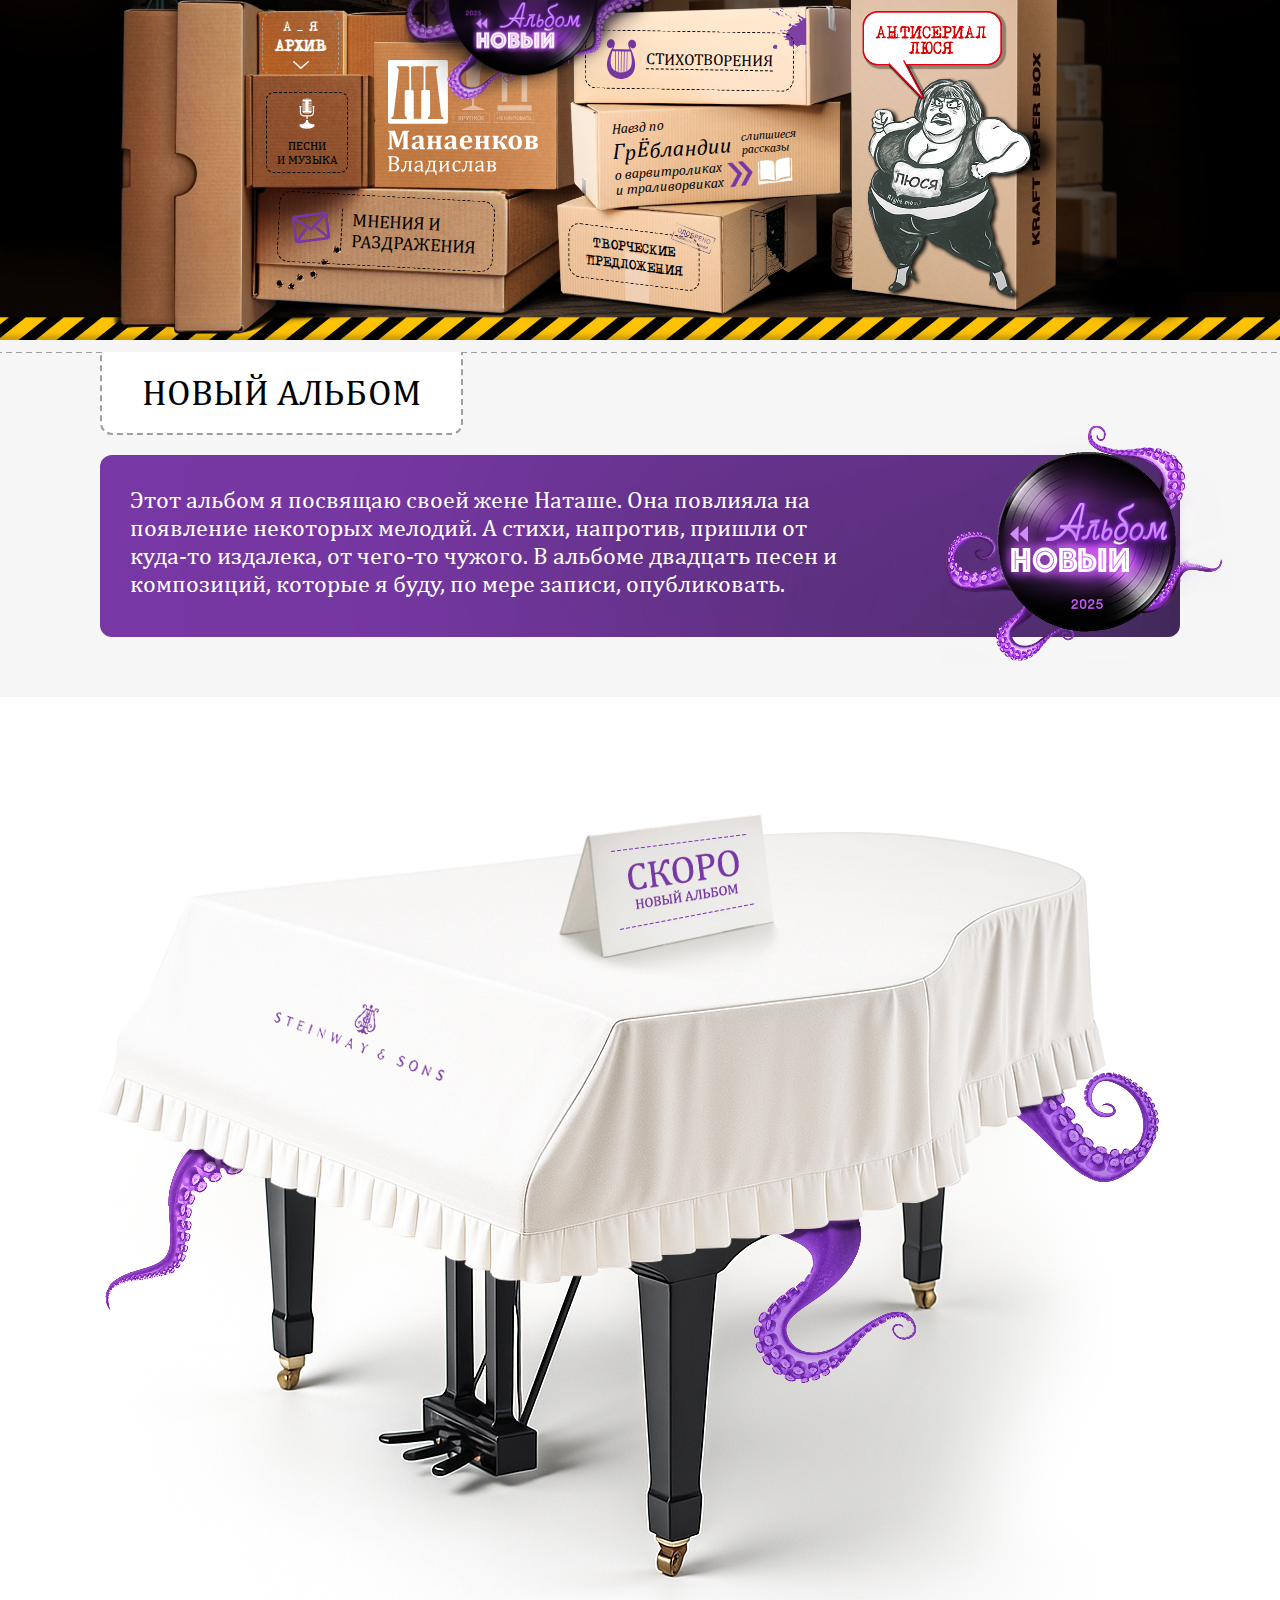
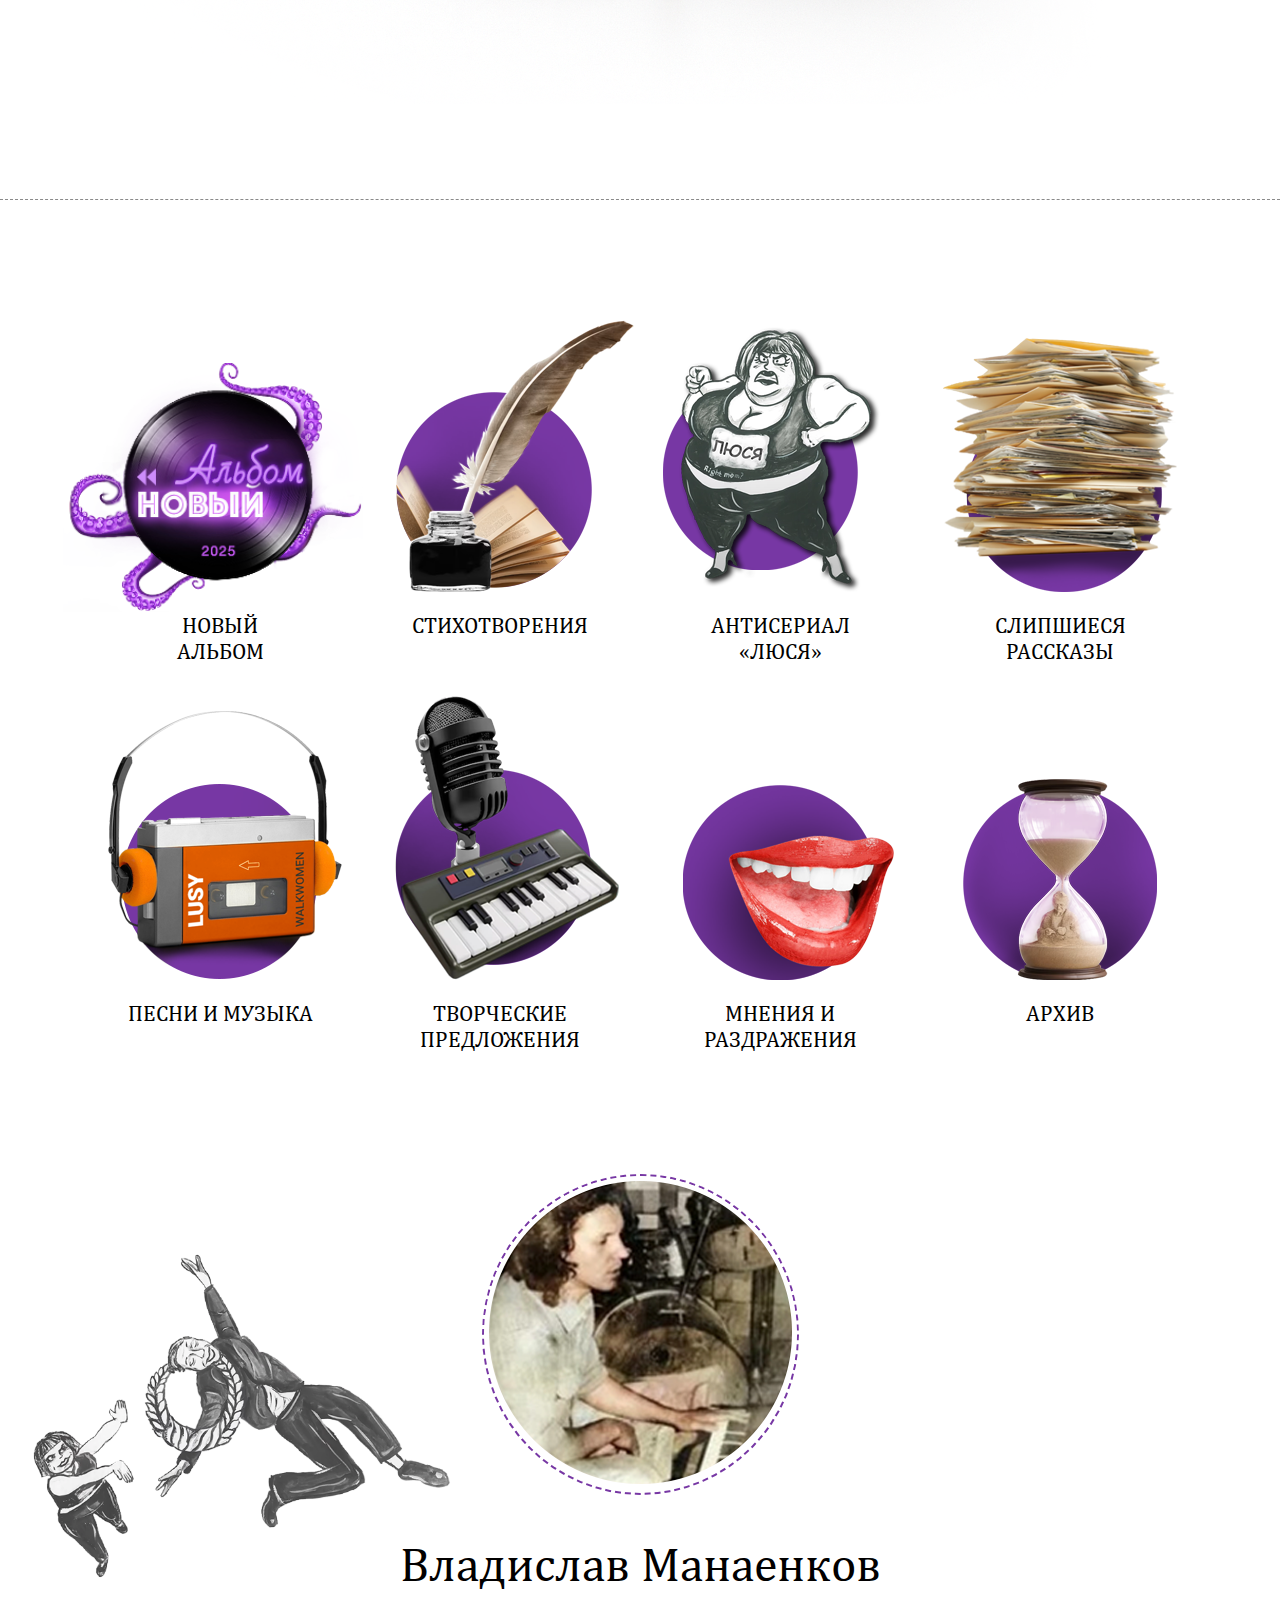
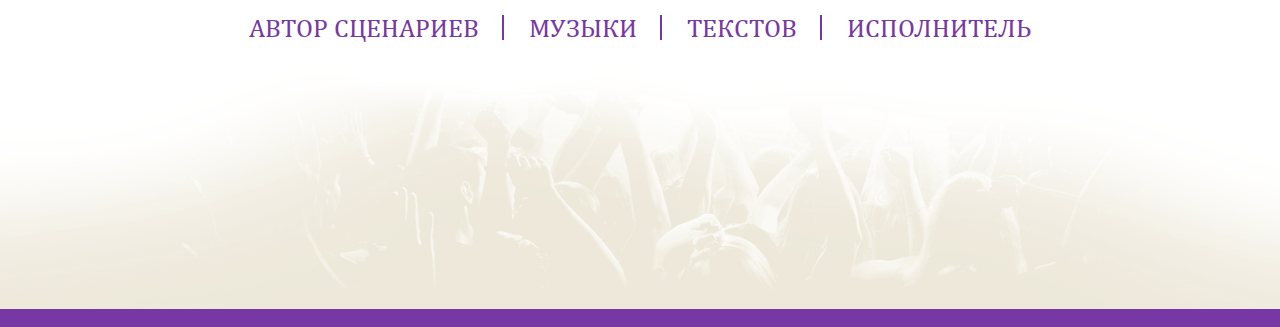
<file: new.html>
<!DOCTYPE html>
<html lang="ru" class="fixed">
  <head>
    <meta charset="UTF-8" />
    <meta http-equiv="X-UA-Compatible" content="IE=edge" />
    <meta name="viewport" content="width=device-width, initial-scale=1" />
    <meta http-equiv="x-ua-compatible" content="IE=edge" />
    <title>Владислав Манаенков СЦЕНАРИИ | МУЗЫКА | ТЕКСТЫ | ИСПОЛНИТЕЛЬ</title>
    <link rel="stylesheet" href="css/magnific-popup.css" />
    <link rel="stylesheet" href="css/style.css" />
  </head>

  <body>
    <div class="header">
      <div class="wrapper">
        <a href="new.html" class="new-img">
            <img src="img/new-logo.png" alt="">
        </a>
        <a href="archive.html" class="archive active">
          <span class="small-text">А _ я</span>
          <span class="text">Архив</span>
          <img src="img/Strelka-white.svg" alt="" class="arrow" />
        </a>
        <a href="music.html" class="song">
          <img src="img/song-icon.svg" alt="" class="icon" />
          <span class="text"
            >Песни<br />
            и музыка</span
          >
          <img src="img/Strelka-white.svg" alt="" class="arrow" />
        </a>
        <a href="opinions-irritation.html" class="opinions">
          <svg
            width="58"
            height="49"
            viewBox="0 0 58 49"
            fill="none"
            xmlns="http://www.w3.org/2000/svg"
          >
            <path
              d="M46.1 0.706024L4.50001 8.40602C2.00001 8.90602 0.300012 11.306 0.700012 13.906L6.30001 44.306C6.80001 46.806 9.20001 48.506 11.8 48.106L53.4 40.406C55.9 39.906 57.6 37.506 57.2 34.906L51.6 4.40602C51.1 1.90602 48.6 0.206024 46.1 0.706024ZM38.4 23.106C37.6 22.506 36.4 22.706 35.8 23.506C35.2 24.306 35.4 25.506 36.2 26.106L51 37.006L12.7 44.106L22.7 28.606C23.3 27.706 23 26.606 22.1 26.006C21.2 25.406 20.1 25.706 19.5 26.606L9.60001 42.106L4.60001 15.006L28.4 28.506C28.8 28.706 29.2 28.806 29.6 28.706C30 28.606 30.4 28.406 30.7 28.106L48.1 7.00603L53.1 34.106L38.4 23.106ZM6.50001 11.806L45.4 4.60603L29 24.506L6.50001 11.806Z"
            />
          </svg>
          <span>Мнения и раздражения</span>
        </a>
        <a href="index.html" class="logo big">
          <img src="img/logo.svg" alt="" />
        </a>
        <a href="poems.html" class="poems">
          <svg
            width="45"
            height="61"
            viewBox="0 0 45 61"
            fill="none"
            xmlns="http://www.w3.org/2000/svg"
          >
            <path
              d="M35.4 11.9C35.5 11.8 35.5 11.7 35.7 11.7C37.2 13.6 39.4 14.6 41.4 14C44.2 13.1 45.6 9.60001 44.5 6.00001C43.5 2.80001 40.9 0.700008 38.3 1.00001C38.3 1.00001 33.5 1.00001 32.9 7.00001C32.8 8.50001 33.2 10.3 33.7 11.9C33.7 11.9 33.7 12 33.8 12.1C34.3 13.4 34.8 14.5 35.1 15.2C35.2 15.4 35.3 15.6 35.3 15.8H24.3H21.4H10.4C10.5 15.6 10.6 15.4 10.6 15.2C11 14.5 11.5 13.4 11.9 12.1C12 12 12 11.9 12 11.9C12.5 10.3 12.9 8.50001 12.8 7.00001C12.2 1.00001 7.40001 1.00001 7.40001 1.00001C4.80001 0.700008 2.20001 2.80001 1.20001 6.00001C0.100012 9.50001 1.50001 13.1 4.30001 14C6.30001 14.6 8.50001 13.7 10 11.7C10.1 11.7 10.2 11.8 10.3 11.9H10.2C10.2 11.9 -0.799988 31.8 2.20001 43.3C4.90001 59.4 21.5 60.1 22.7 60.2C23.9 60.2 40.7 59.5 43.4 43.3C46.5 31.8 35.5 11.9 35.4 11.9ZM31.1 18.9V48.6C30.1 49.1 29 49.5 27.8 49.8V18.9H31.1ZM24.3 18.9H26.7V50.1C25.6 50.3 24.5 50.4 23.4 50.4V18.9H24.3ZM21.4 18.9H22.4V50.4C21.3 50.4 20.1 50.3 19.1 50.1V18.9H21.4ZM18.1 18.9V49.8C16.9 49.5 15.8 49.1 14.8 48.6V18.9H18.1ZM7.00001 36.4C6.60001 29.6 7.90001 23.4 9.30001 18.9H13.8V48.1C10 45.8 7.40001 41.9 7.00001 36.4ZM38.7 36.4C38.3 41.9 35.8 45.8 32 48.1V18.9H36.4C37.8 23.4 39.1 29.6 38.7 36.4Z"
            />
          </svg>
          <span>Стихотворения</span>
        </a>
        <a href="creative-suggestions.html" class="offers-btn">
          <span
            >Творческие<br />
            предложения</span
          >
        </a>
        <a href="stuck-stories.html" class="info-back">
          <span>Наезд по </span>
          <div class="info">
            <p><span>Г</span> р <span>Ё</span> бландии</p>
            <span class="small">слипшиеся рассказы</span>
          </div>
          <div class="info">
            <span
              >о варвитроликах<br />
              и траливорвиках</span
            >
            <img src="img/info-icon1.png" alt="" />
            <img src="img/info-icon2.png" alt="" />
          </div>
        </a>
        <a href="home.html" class="lucy-img lucy2-img">
          <img src="img/lucy-desktop2.png" alt="" />
        </a>
        <div class="drop-menu">
          <span class="line"></span>
          <span class="line"></span>
          <span class="line"></span>
        </div>
        <a href="home.html" class="lucy-mobile new-mobile">
          <img src="img/new-mobile-img.png" alt="" />
        </a>
      </div>
      <div class="header-menu-wrap">
        <div class="top">
          <a href="index.html" class="mobile-logo">
            <img src="img/mobile-logo.png" alt="" />
          </a>
          <button class="close" type="button">
            <img src="img/close-menu.png" alt="" />
          </button>
        </div>
        <ul class="main-menu">
          <li>
            <a href="new.html">
              <img src="img/menu-icon11.png" alt="" class="menu-icon" />
              <span>Новый альбом</span>
              <img src="img/menu-arrow.png" alt="" class="arrow" />
            </a>
          </li>
          <li>
            <a href="poems.html">
              <img src="img/menu-icon1.png" alt="" class="menu-icon" />
              <span>стихотворения</span>
              <img src="img/menu-arrow.png" alt="" class="arrow" />
            </a>
          </li>
          <li>
            <a href="home.html">
              <img src="img/menu-icon2.png" alt="" class="menu-icon" />
              <span>Антисериал «люся»</span>
              <img src="img/menu-arrow.png" alt="" class="arrow" />
            </a>
          </li>
          <li>
            <a href="stuck-stories.html">
              <img src="img/menu-icon3.png" alt="" class="menu-icon" />
              <span>слипшиеся рассказы</span>
              <img src="img/menu-arrow.png" alt="" class="arrow" />
            </a>
          </li>
          <li>
            <a href="music.html">
              <img src="img/menu-icon4.png" alt="" class="menu-icon" />
              <span>Песни и музыка</span>
              <img src="img/menu-arrow.png" alt="" class="arrow" />
            </a>
          </li>
          <li>
            <a href="creative-suggestions.html">
              <img src="img/menu-icon5.png" alt="" class="menu-icon" />
              <span>Творческие предложения</span>
              <img src="img/menu-arrow.png" alt="" class="arrow" />
            </a>
          </li>
          <li>
            <a href="opinions-irritation.html">
              <img src="img/menu-icon6.png" alt="" class="menu-icon" />
              <span>Мнения и раздражения</span>
              <img src="img/menu-arrow.png" alt="" class="arrow" />
            </a>
          </li>
          <li>
            <a href="archive.html">
              <img src="img/menu-icon7.png" alt="" class="menu-icon" />
              <span>Архив</span>
              <img src="img/menu-arrow.png" alt="" class="arrow" />
            </a>
          </li>
        </ul>
      </div>
    </div>

    <main class="no-bg">
      <div class="archive-wrap">
        <div class="title-style">
          <span>НОВЫЙ АЛЬБОМ</span>
        </div>
        <div class="info-style w720">
          <span
            >Этот альбом я посвящаю своей жене Наташе. Она 
            повлияла на появление некоторых мелодий. А стихи, 
            напротив, пришли от куда-то издалека, от чего-то чужого.
             В альбоме двадцать песен и композиций, которые я буду, по мере записи, опубликовать.</span
          >
          <img src="img/new-style-img.png" alt="" class="new-img img" />
        </div>
        <div class="vremenno">
          <img src="img/vremenno.png" alt="">
        </div>
      </div>

      <div class="info-items-wrap">
        <div class="wrapper">
          <div class="info-items">
            <a href="new.html" class="info-item new-item">
                <img src="img/circle-mobile.png" alt="" class="circle-mobile" />
                <img src="img/new-mobile.png" alt="" class="mobile-img" />
                <span class="img-wrap">
                  <img src="img/new-circle.png" alt="" class="img1" />
                  <img src="img/new-circle.png" alt="" class="img2" />
                </span>
                <span class="text">Новый <br> альбом</span>
              </a>
            <a href="poems.html" class="info-item">
              <img src="img/circle-mobile.png" alt="" class="circle-mobile" />
              <img src="img/archive-mobile.png" alt="" class="mobile-img" />
              <span class="img-wrap">
                <img src="img/info-img1.png" alt="" class="img1" />
                <img src="img/info-img1-hover.png" alt="" class="img2" />
              </span>
              <span class="text">стихотворения</span>
            </a>
            <a href="home.html" class="info-item">
              <img src="img/circle-mobile.png" alt="" class="circle-mobile" />
              <img src="img/archive-mobile.png" alt="" class="mobile-img" />
              <span class="img-wrap">
                <img src="img/info-img2.png" alt="" class="img1" />
                <img src="img/info-img2-hover.png" alt="" class="img2" />
              </span>
              <span class="text"
                >Антисериал<br />
                «люся»</span
              >
            </a>
            <a href="stuck-stories.html" class="info-item">
              <img src="img/circle-mobile.png" alt="" class="circle-mobile" />
              <img src="img/archive-mobile.png" alt="" class="mobile-img" />
              <span class="img-wrap">
                <img src="img/info-img3.png" alt="" class="img1" />
                <img src="img/info-img3-hover.png" alt="" class="img2" />
              </span>
              <span class="text">слипшиеся рассказы</span>
            </a>
            <a href="music.html" class="info-item">
              <img src="img/circle-mobile.png" alt="" class="circle-mobile" />
              <img src="img/archive-mobile.png" alt="" class="mobile-img" />
              <span class="img-wrap">
                <img src="img/info-img4.png" alt="" class="img1" />
                <img src="img/info-img4-hover.png" alt="" class="img2" />
              </span>
              <span class="text">Песни и музыка</span>
            </a>
            <a href="creative-suggestions.html" class="info-item">
              <img src="img/circle-mobile.png" alt="" class="circle-mobile" />
              <img src="img/archive-mobile.png" alt="" class="mobile-img" />
              <span class="img-wrap">
                <img src="img/info-img5.png" alt="" class="img1" />
                <img src="img/info-img5-hover.png" alt="" class="img2" />
              </span>
              <span class="text">Творческие предложения</span>
            </a>
            <a href="opinions-irritation.html" class="info-item">
              <img src="img/circle-mobile.png" alt="" class="circle-mobile" />
              <img src="img/archive-mobile.png" alt="" class="mobile-img" />
              <span class="img-wrap">
                <img src="img/info-img6.png" alt="" class="img1" />
                <img src="img/info-img6-hover.png" alt="" class="img2" />
              </span>
              <span class="text">Мнения и раздражения</span>
            </a>
            <a href="archive.html" class="info-item">
              <img src="img/circle-mobile.png" alt="" class="circle-mobile" />
              <img src="img/archive-mobile.png" alt="" class="mobile-img" />
              <span class="img-wrap">
                <img src="img/info-img7.png" alt="" class="img1" />
                <img src="img/info-img7-hover.png" alt="" class="img2" />
              </span>
              <span class="text t20">Архив</span>
            </a>
          </div>
        </div>
      </div>

      <div class="bottom-info">
        <div class="wrapper">
          <img src="img/info-img.png" alt="" class="info-img" />
          <div class="info-wrap">
            <div class="img-wrap">
              <img src="img/person-img.png" alt="" />
            </div>
            <p class="name">Владислав Манаенков</p>
            <ul class="links">
              <li><span>Автор сценариев</span></li>
              <li><span>музыки</span></li>
              <li><span>текстов</span></li>
              <li><span>исполнитель</span></li>
            </ul>
          </div>
        </div>
        <div
          class="bg"
          style="background-image: url(img/bottom-info-bg.png)"
        ></div>
      </div>
    </main>

    <script src="js/jquery-3.4.1.min.js"></script>
    <script src="js/jquery.magnific-popup.min.js"></script>
    <script src="js/gsap.min.js"></script>
    <script src="js/ScrollTrigger.min.js"></script>
    <script src="js/slick.min.js"></script>
    <script src="js/script.js"></script>
  </body>
</html>
</file>
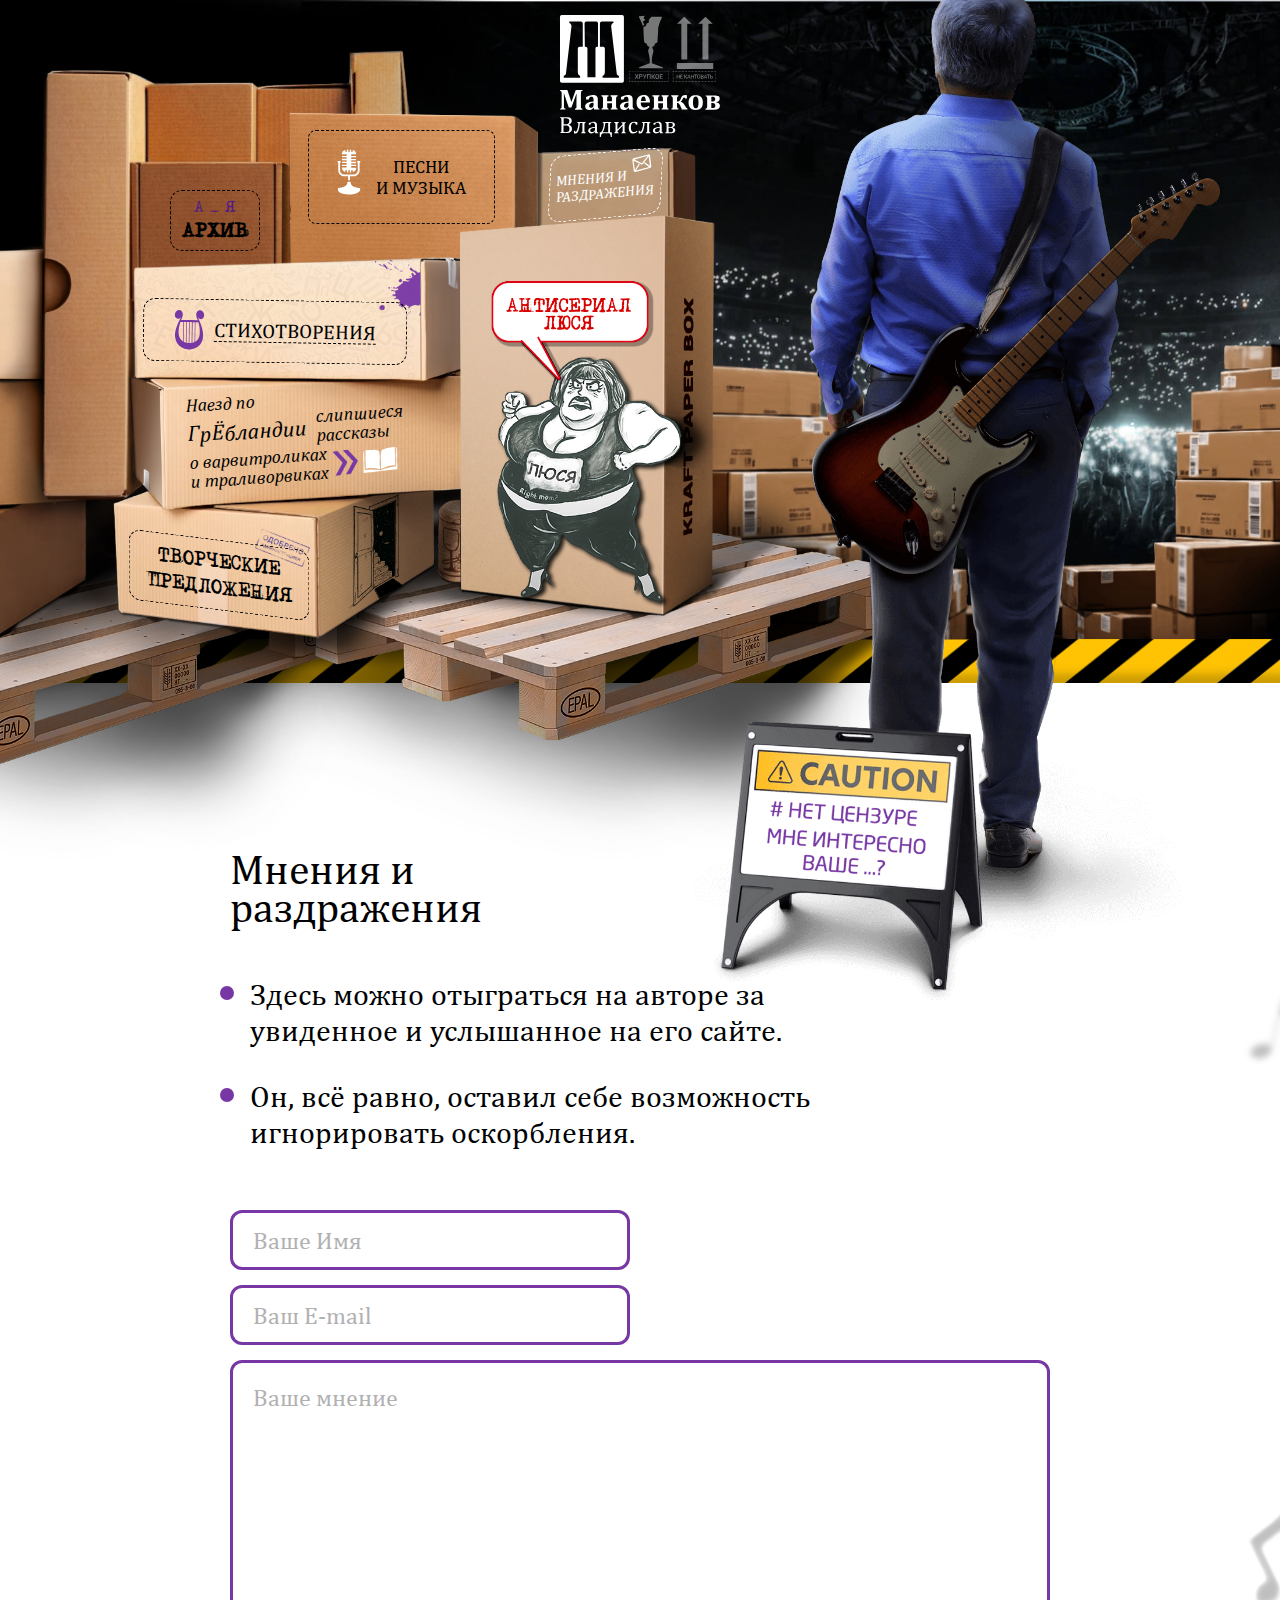
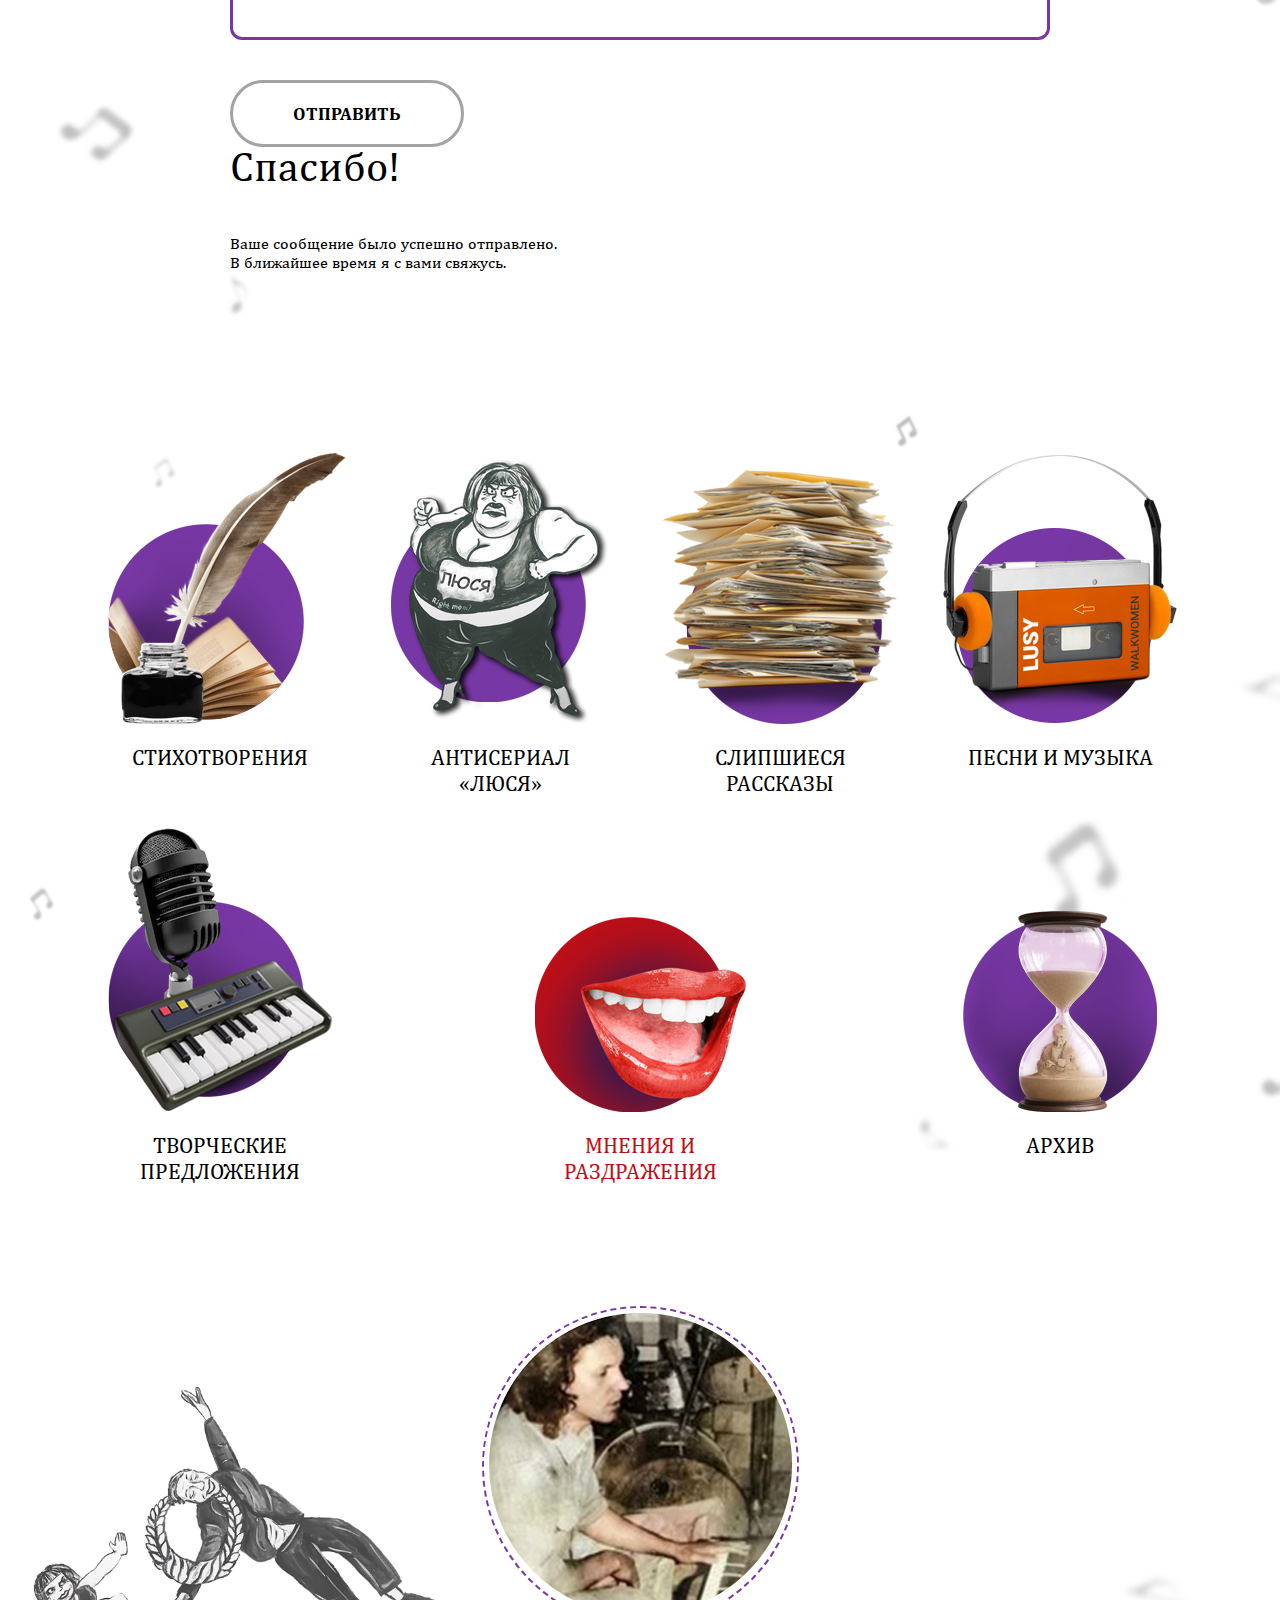
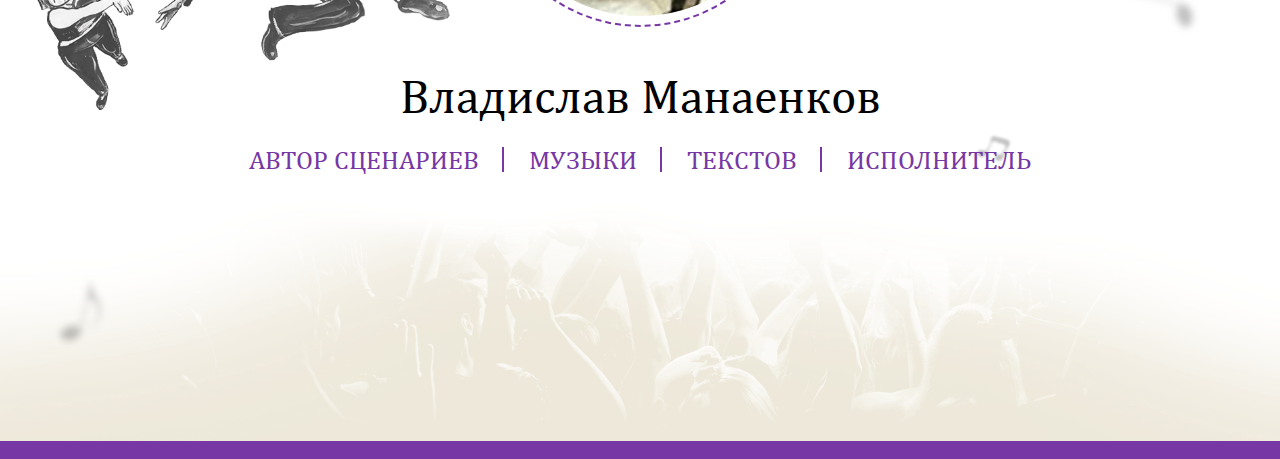
<file: opinions-irritation.html>
<!DOCTYPE html>
<html lang="ru" class="fixed">
  <head>
    <meta charset="UTF-8" />
    <meta http-equiv="X-UA-Compatible" content="IE=edge" />
    <meta name="viewport" content="width=device-width, initial-scale=1" />
    <meta http-equiv="x-ua-compatible" content="IE=edge" />
    <title>Владислав Манаенков СЦЕНАРИИ | МУЗЫКА | ТЕКСТЫ | ИСПОЛНИТЕЛЬ</title>
    <link rel="stylesheet" href="css/magnific-popup.css" />
    <link rel="stylesheet" href="css/style.css" />
  </head>

  <body>
    <div class="header header2 line opinions-header">
      <div class="wrapper">
        <div class="creative-img-wrap">
          <img src="img/guitar-img.png" alt="" class="guitar-img" />
        </div>
        <a href="archive.html" class="archive">
          <span class="small-text">А _ я</span>
          <span class="text">Архив</span>
          <img src="img/Strelka-white.svg" alt="" class="arrow" />
        </a>
        <a href="music.html" class="song">
          <img src="img/song-icon.svg" alt="" class="icon" />
          <span class="text"
            >Песни <br />
            и музыка</span
          >
          <img src="img/Strelka-white.svg" alt="" class="arrow" />
        </a>
        <a href="opinions-irritation.html" class="opinions active">
          <svg
            width="58"
            height="49"
            viewBox="0 0 58 49"
            fill="none"
            xmlns="http://www.w3.org/2000/svg"
          >
            <path
              d="M46.1 0.706024L4.50001 8.40602C2.00001 8.90602 0.300012 11.306 0.700012 13.906L6.30001 44.306C6.80001 46.806 9.20001 48.506 11.8 48.106L53.4 40.406C55.9 39.906 57.6 37.506 57.2 34.906L51.6 4.40602C51.1 1.90602 48.6 0.206024 46.1 0.706024ZM38.4 23.106C37.6 22.506 36.4 22.706 35.8 23.506C35.2 24.306 35.4 25.506 36.2 26.106L51 37.006L12.7 44.106L22.7 28.606C23.3 27.706 23 26.606 22.1 26.006C21.2 25.406 20.1 25.706 19.5 26.606L9.60001 42.106L4.60001 15.006L28.4 28.506C28.8 28.706 29.2 28.806 29.6 28.706C30 28.606 30.4 28.406 30.7 28.106L48.1 7.00603L53.1 34.106L38.4 23.106ZM6.50001 11.806L45.4 4.60603L29 24.506L6.50001 11.806Z"
            />
          </svg>
          <span
            >Мнения и <br />
            раздражения</span
          >
        </a>
        <a href="index.html" class="logo">
          <img src="img/logo.svg" alt="" />
        </a>
        <a href="poems.html" class="poems">
          <svg
            width="45"
            height="61"
            viewBox="0 0 45 61"
            fill="none"
            xmlns="http://www.w3.org/2000/svg"
          >
            <path
              d="M35.4 11.9C35.5 11.8 35.5 11.7 35.7 11.7C37.2 13.6 39.4 14.6 41.4 14C44.2 13.1 45.6 9.60001 44.5 6.00001C43.5 2.80001 40.9 0.700008 38.3 1.00001C38.3 1.00001 33.5 1.00001 32.9 7.00001C32.8 8.50001 33.2 10.3 33.7 11.9C33.7 11.9 33.7 12 33.8 12.1C34.3 13.4 34.8 14.5 35.1 15.2C35.2 15.4 35.3 15.6 35.3 15.8H24.3H21.4H10.4C10.5 15.6 10.6 15.4 10.6 15.2C11 14.5 11.5 13.4 11.9 12.1C12 12 12 11.9 12 11.9C12.5 10.3 12.9 8.50001 12.8 7.00001C12.2 1.00001 7.40001 1.00001 7.40001 1.00001C4.80001 0.700008 2.20001 2.80001 1.20001 6.00001C0.100012 9.50001 1.50001 13.1 4.30001 14C6.30001 14.6 8.50001 13.7 10 11.7C10.1 11.7 10.2 11.8 10.3 11.9H10.2C10.2 11.9 -0.799988 31.8 2.20001 43.3C4.90001 59.4 21.5 60.1 22.7 60.2C23.9 60.2 40.7 59.5 43.4 43.3C46.5 31.8 35.5 11.9 35.4 11.9ZM31.1 18.9V48.6C30.1 49.1 29 49.5 27.8 49.8V18.9H31.1ZM24.3 18.9H26.7V50.1C25.6 50.3 24.5 50.4 23.4 50.4V18.9H24.3ZM21.4 18.9H22.4V50.4C21.3 50.4 20.1 50.3 19.1 50.1V18.9H21.4ZM18.1 18.9V49.8C16.9 49.5 15.8 49.1 14.8 48.6V18.9H18.1ZM7.00001 36.4C6.60001 29.6 7.90001 23.4 9.30001 18.9H13.8V48.1C10 45.8 7.40001 41.9 7.00001 36.4ZM38.7 36.4C38.3 41.9 35.8 45.8 32 48.1V18.9H36.4C37.8 23.4 39.1 29.6 38.7 36.4Z"
            />
          </svg>
          <span>Стихотворения</span>
        </a>
        <a href="creative-suggestions.html" class="offers-btn">
          <span
            >Творческие<br />
            предложения</span
          >
        </a>
        <a href="stuck-stories.html" class="info-back">
          <span>Наезд по </span>
          <div class="info">
            <p><span>Г</span> р <span>Ё</span> бландии</p>
            <span class="small">слипшиеся рассказы</span>
          </div>
          <div class="info">
            <span
              >о варвитроликах <br />
              и траливорвиках</span
            >
            <img src="img/info-icon1.png" alt="" />
            <img src="img/info-icon2.png" alt="" />
          </div>
        </a>
        <a href="home.html" class="lucy-img lucy2-img">
          <img src="img/lucy-desktop2.png" alt="" />
        </a>
        <div class="drop-menu">
          <span class="line"></span>
          <span class="line"></span>
          <span class="line"></span>
        </div>
        <a href="home.html" class="lucy-mobile archive-mobile">
          <img src="img/archive-mobile-img.png" alt="" />
        </a>
      </div>
      <img src="img/box-left.png" alt="" class="left-img" />
      <img src="img/box-right.png" alt="" class="right-img" />
      <img src="img/box-left-mobile.png" alt="" class="left-img-mobile" />
      <img src="img/box-right-mobile.png" alt="" class="right-img-mobile" />
      <div class="header-menu-wrap">
        <div class="top">
          <a href="index.html" class="mobile-logo">
            <img src="img/mobile-logo.png" alt="" />
          </a>
          <button class="close" type="button">
            <img src="img/close-menu.png" alt="" />
          </button>
        </div>
        <ul class="main-menu">
          <li>
            <a href="poems.html">
              <img src="img/menu-icon1.png" alt="" class="menu-icon" />
              <span>стихотворения</span>
              <img src="img/menu-arrow.png" alt="" class="arrow" />
            </a>
          </li>
          <li>
            <a href="home.html">
              <img src="img/menu-icon2.png" alt="" class="menu-icon" />
              <span>Антисериал «люся»</span>
              <img src="img/menu-arrow.png" alt="" class="arrow" />
            </a>
          </li>
          <li>
            <a href="stuck-stories.html">
              <img src="img/menu-icon3.png" alt="" class="menu-icon" />
              <span>слипшиеся рассказы</span>
              <img src="img/menu-arrow.png" alt="" class="arrow" />
            </a>
          </li>
          <li>
            <a href="music.html">
              <img src="img/menu-icon4.png" alt="" class="menu-icon" />
              <span>Песни и музыка</span>
              <img src="img/menu-arrow.png" alt="" class="arrow" />
            </a>
          </li>
          <li>
            <a href="creative-suggestions.html">
              <img src="img/menu-icon5.png" alt="" class="menu-icon" />
              <span>Творческие предложения</span>
              <img src="img/menu-arrow.png" alt="" class="arrow" />
            </a>
          </li>
          <li>
            <a href="opinions-irritation.html">
              <img src="img/menu-icon6.png" alt="" class="menu-icon" />
              <span>Мнения и раздражения</span>
              <img src="img/menu-arrow.png" alt="" class="arrow" />
            </a>
          </li>
          <li>
            <a href="archive.html">
              <img src="img/menu-icon7.png" alt="" class="menu-icon" />
              <span>Архив</span>
              <img src="img/menu-arrow.png" alt="" class="arrow" />
            </a>
          </li>
        </ul>
      </div>
    </div>

    <main class="zIndex">
      <div class="opinions-wrap">
        <div class="wrapper">
          <div class="info">
            <h3>
              Мнения и <br />
              раздражения
            </h3>
            <ul>
              <li>
                Здесь можно отыграться на авторе за увиденное и услышанное на
                его сайте.
              </li>
              <li>
                Он, всё равно, оставил себе возможность игнорировать
                оскорбления.
              </li>
            </ul>
            <form class="feedback-form" method="post" data-feedback-form>
              <input type="hidden" name="text"/>
              <input type="text" name="name" placeholder="Ваше Имя" required/>
              <input type="email" name="email" placeholder="Ваш E-mail" required/>
              <textarea name="message" placeholder="Ваше мнение" required></textarea>
              <button type="submit">отправить</button>
            </form>

            <div class="form-success">
              <h3 class="form-success__title">Спасибо!</h3>
              <p class="form-success__text">Ваше сообщение было успешно отправлено. <br>В ближайшее время я с вами свяжусь.</p>
            </div>
          </div>
        </div>
      </div>

      <div class="info-items-wrap mt">
        <div class="wrapper">
          <div class="info-items">
            <a href="poems.html" class="info-item">
              <img src="img/circle-mobile.png" alt="" class="circle-mobile" />
              <img src="img/archive-mobile.png" alt="" class="mobile-img" />
              <span class="img-wrap">
                <img src="img/info-img1.png" alt="" class="img1" />
                <img src="img/info-img1-hover.png" alt="" class="img2" />
              </span>
              <span class="text">стихотворения</span>
            </a>
            <a href="home.html" class="info-item">
              <img src="img/circle-mobile.png" alt="" class="circle-mobile" />
              <img src="img/archive-mobile.png" alt="" class="mobile-img" />
              <span class="img-wrap">
                <img src="img/info-img2.png" alt="" class="img1" />
                <img src="img/info-img2-hover.png" alt="" class="img2" />
              </span>
              <span class="text"
                >Антисериал <br />
                «люся»</span
              >
            </a>
            <a href="stuck-stories.html" class="info-item">
              <img src="img/circle-mobile.png" alt="" class="circle-mobile" />
              <img src="img/archive-mobile.png" alt="" class="mobile-img" />
              <span class="img-wrap">
                <img src="img/info-img3.png" alt="" class="img1" />
                <img src="img/info-img3-hover.png" alt="" class="img2" />
              </span>
              <span class="text">слипшиеся рассказы</span>
            </a>
            <a href="music.html" class="info-item">
              <img src="img/circle-mobile.png" alt="" class="circle-mobile" />
              <img src="img/archive-mobile.png" alt="" class="mobile-img" />
              <span class="img-wrap">
                <img src="img/info-img4.png" alt="" class="img1" />
                <img src="img/info-img4-hover.png" alt="" class="img2" />
              </span>
              <span class="text">Песни и музыка</span>
            </a>
            <a href="creative-suggestions.html" class="info-item">
              <img src="img/circle-mobile.png" alt="" class="circle-mobile" />
              <img src="img/archive-mobile.png" alt="" class="mobile-img" />
              <span class="img-wrap">
                <img src="img/info-img5.png" alt="" class="img1" />
                <img src="img/info-img5-hover.png" alt="" class="img2" />
              </span>
              <span class="text">Творческие предложения</span>
            </a>
            <a href="opinions-irritation.html" class="info-item active">
              <img src="img/circle-mobile.png" alt="" class="circle-mobile" />
              <img
                src="img/opinions-irritation-mobile.png"
                alt=""
                class="mobile-img opinions-img"
              />
              <span class="img-wrap">
                <img src="img/info-img6.png" alt="" class="img1" />
                <img src="img/info-img6-hover.png" alt="" class="img2" />
              </span>
              <span class="text">Мнения и раздражения</span>
            </a>
            <a href="archive.html" class="info-item">
              <img src="img/circle-mobile.png" alt="" class="circle-mobile" />
              <img src="img/archive-mobile.png" alt="" class="mobile-img" />
              <span class="img-wrap">
                <img src="img/info-img7.png" alt="" class="img1" />
                <img src="img/info-img7-hover.png" alt="" class="img2" />
              </span>
              <span class="text">Архив</span>
            </a>
          </div>
        </div>
      </div>

      <div class="bottom-info">
        <div class="wrapper">
          <img src="img/info-img.png" alt="" class="info-img" />
          <div class="info-wrap">
            <div class="img-wrap">
              <img src="img/person-img.png" alt="" />
            </div>
            <p class="name">Владислав Манаенков</p>
            <ul class="links">
              <li><span>Автор сценариев</span></li>
              <li><span>музыки</span></li>
              <li><span>текстов</span></li>
              <li><span>исполнитель</span></li>
            </ul>
          </div>
        </div>
        <div
          class="bg"
          style="background-image: url(img/bottom-info-bg.png)"
        ></div>
      </div>
    </main>

    <script src="js/jquery-3.4.1.min.js"></script>
    <script src="js/jquery.magnific-popup.min.js"></script>
    <script src="js/gsap.min.js"></script>
    <script src="js/ScrollTrigger.min.js"></script>
    <script src="js/slick.min.js"></script>
    <script src="js/script.js"></script>
    <script src="js/form.js"></script>
  </body>
</html>
</file>
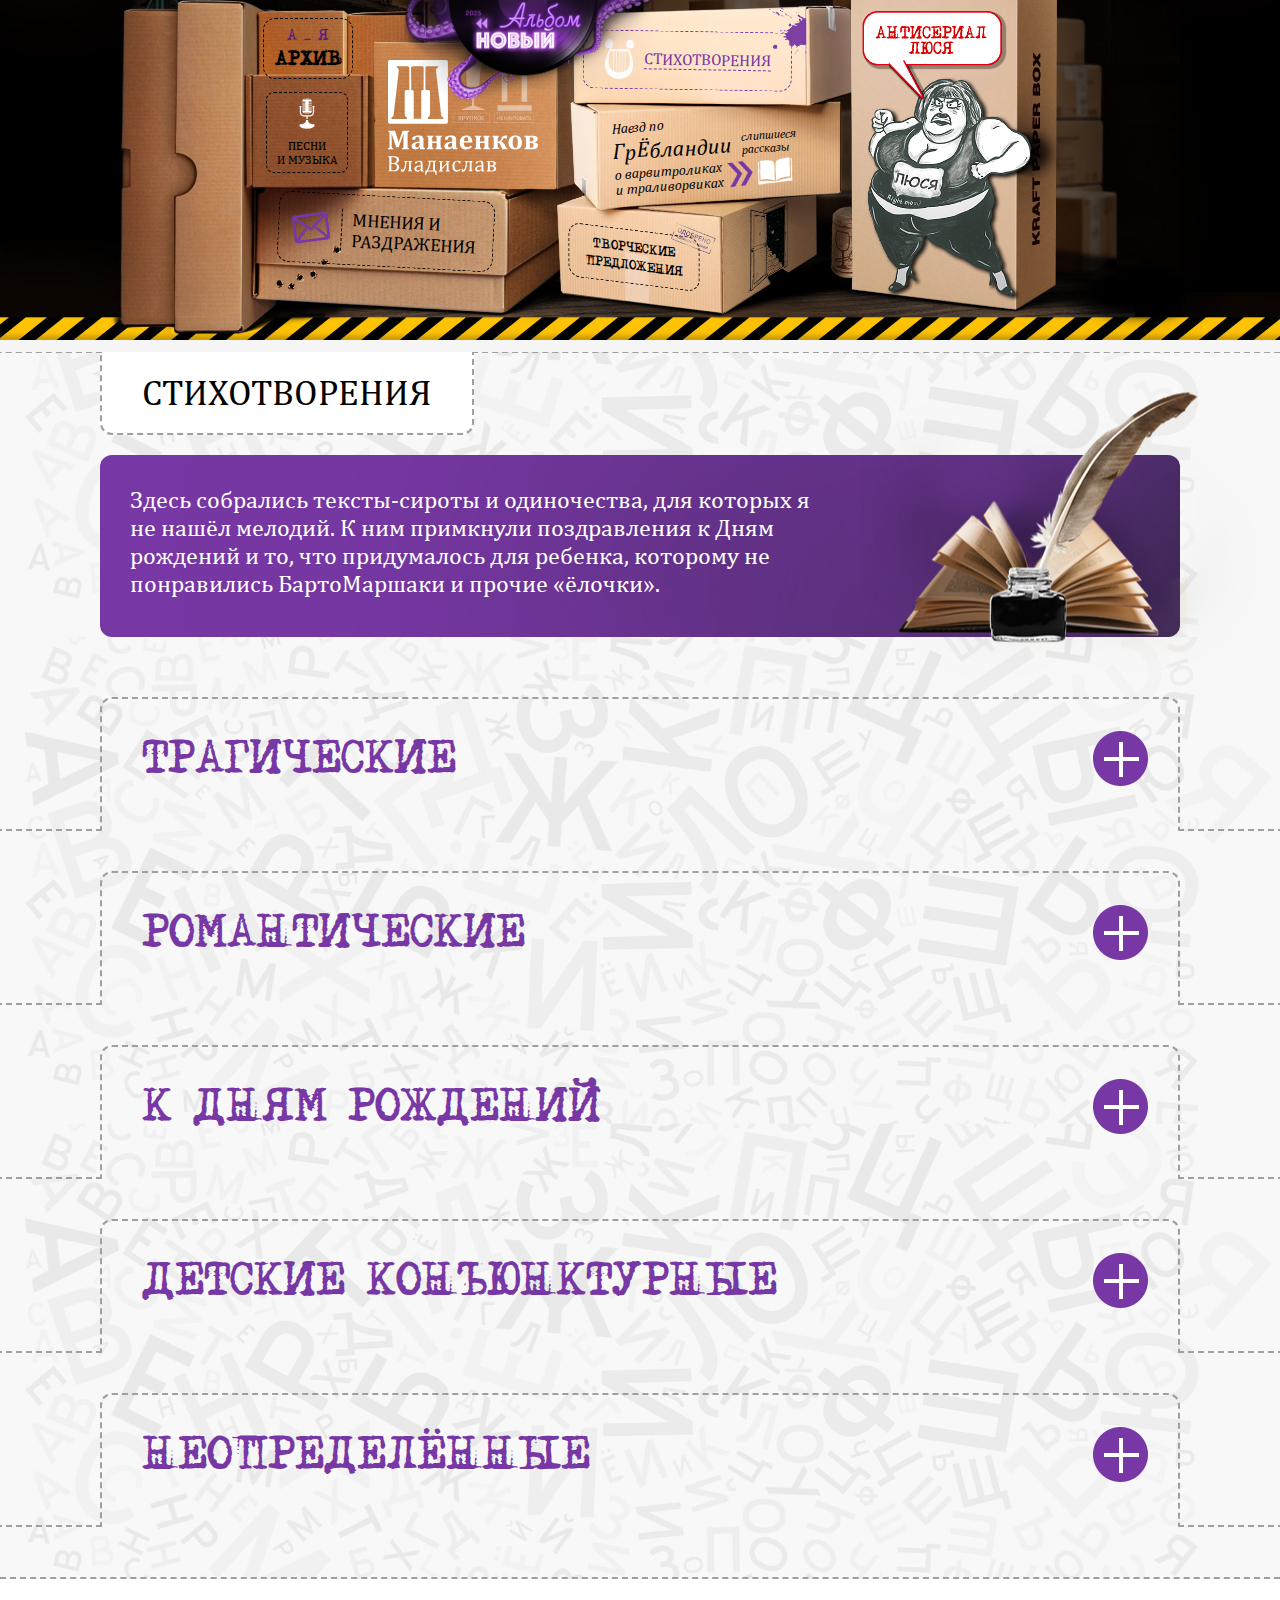
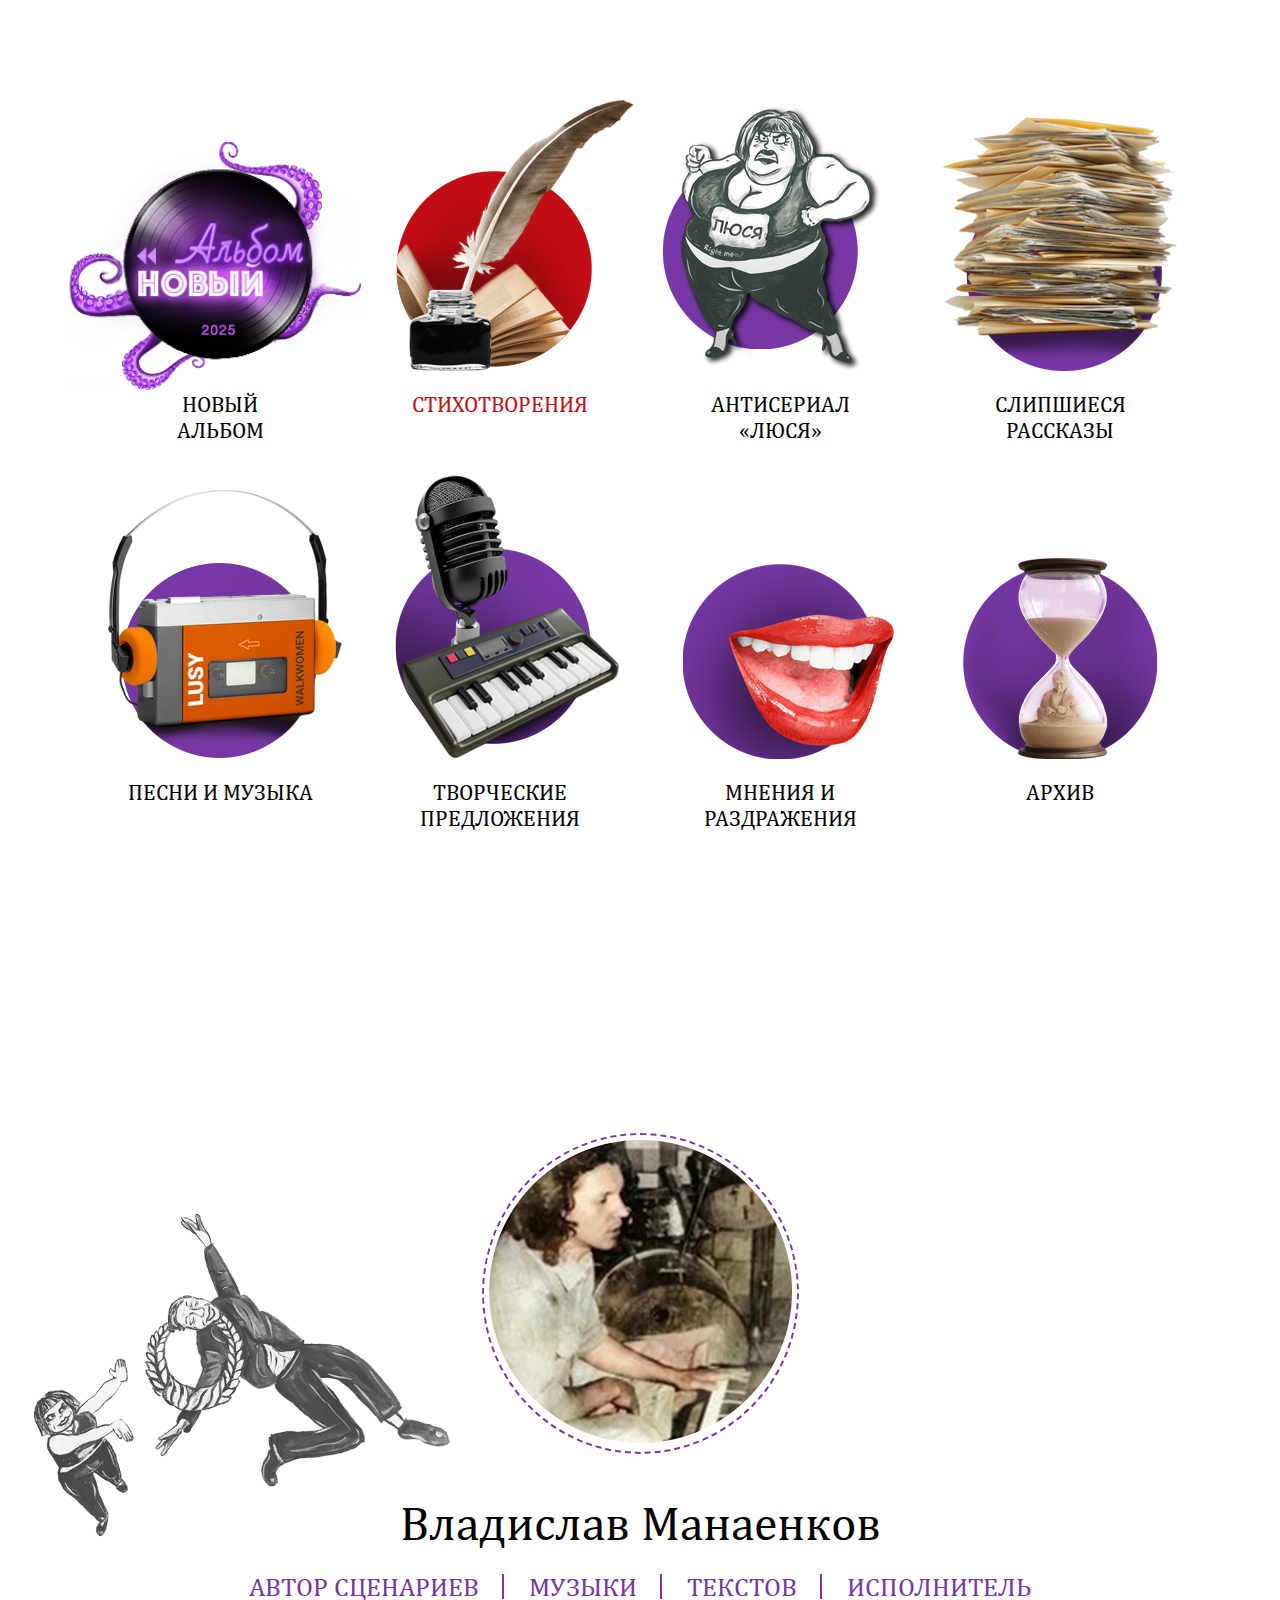
<file: poems.html>
<!DOCTYPE html>
<html lang="ru" class="fixed">
  <head>
    <meta charset="UTF-8" />
    <meta http-equiv="X-UA-Compatible" content="IE=edge" />
    <meta name="viewport" content="width=device-width, initial-scale=1" />
    <meta http-equiv="x-ua-compatible" content="IE=edge" />
    <title>Владислав Манаенков СЦЕНАРИИ | МУЗЫКА | ТЕКСТЫ | ИСПОЛНИТЕЛЬ</title>
    <link rel="stylesheet" href="css/magnific-popup.css" />
    <link rel="stylesheet" href="css/style.css" />
  </head>

  <body>
    <div class="header">
      <div class="wrapper">

        <a href="#" class="new-img ">
          <img src="img/new-logo.png" alt="">
        </a>
        <a href="archive.html" class="archive">
          <span class="small-text">А _ я</span>
          <span class="text">Архив</span>
          <img src="img/Strelka-white.svg" alt="" class="arrow" />
        </a>
        <a href="music.html" class="song">
          <img src="img/song-icon.svg" alt="" class="icon" />
          <span class="text"
            >Песни <br />
            и музыка</span
          >
          <img src="img/Strelka-white.svg" alt="" class="arrow" />
        </a>
        <a href="opinions-irritation.html" class="opinions">
          <svg
            width="58"
            height="49"
            viewBox="0 0 58 49"
            fill="none"
            xmlns="http://www.w3.org/2000/svg"
          >
            <path
              d="M46.1 0.706024L4.50001 8.40602C2.00001 8.90602 0.300012 11.306 0.700012 13.906L6.30001 44.306C6.80001 46.806 9.20001 48.506 11.8 48.106L53.4 40.406C55.9 39.906 57.6 37.506 57.2 34.906L51.6 4.40602C51.1 1.90602 48.6 0.206024 46.1 0.706024ZM38.4 23.106C37.6 22.506 36.4 22.706 35.8 23.506C35.2 24.306 35.4 25.506 36.2 26.106L51 37.006L12.7 44.106L22.7 28.606C23.3 27.706 23 26.606 22.1 26.006C21.2 25.406 20.1 25.706 19.5 26.606L9.60001 42.106L4.60001 15.006L28.4 28.506C28.8 28.706 29.2 28.806 29.6 28.706C30 28.606 30.4 28.406 30.7 28.106L48.1 7.00603L53.1 34.106L38.4 23.106ZM6.50001 11.806L45.4 4.60603L29 24.506L6.50001 11.806Z"
            />
          </svg>
          <span>Мнения и раздражения</span>
        </a>
        <a href="index.html" class="logo big">
          <img src="img/logo.svg" alt="" />
        </a>
        <a href="poems.html" class="poems active">
          <svg
            width="45"
            height="61"
            viewBox="0 0 45 61"
            fill="none"
            xmlns="http://www.w3.org/2000/svg"
          >
            <path
              d="M35.4 11.9C35.5 11.8 35.5 11.7 35.7 11.7C37.2 13.6 39.4 14.6 41.4 14C44.2 13.1 45.6 9.60001 44.5 6.00001C43.5 2.80001 40.9 0.700008 38.3 1.00001C38.3 1.00001 33.5 1.00001 32.9 7.00001C32.8 8.50001 33.2 10.3 33.7 11.9C33.7 11.9 33.7 12 33.8 12.1C34.3 13.4 34.8 14.5 35.1 15.2C35.2 15.4 35.3 15.6 35.3 15.8H24.3H21.4H10.4C10.5 15.6 10.6 15.4 10.6 15.2C11 14.5 11.5 13.4 11.9 12.1C12 12 12 11.9 12 11.9C12.5 10.3 12.9 8.50001 12.8 7.00001C12.2 1.00001 7.40001 1.00001 7.40001 1.00001C4.80001 0.700008 2.20001 2.80001 1.20001 6.00001C0.100012 9.50001 1.50001 13.1 4.30001 14C6.30001 14.6 8.50001 13.7 10 11.7C10.1 11.7 10.2 11.8 10.3 11.9H10.2C10.2 11.9 -0.799988 31.8 2.20001 43.3C4.90001 59.4 21.5 60.1 22.7 60.2C23.9 60.2 40.7 59.5 43.4 43.3C46.5 31.8 35.5 11.9 35.4 11.9ZM31.1 18.9V48.6C30.1 49.1 29 49.5 27.8 49.8V18.9H31.1ZM24.3 18.9H26.7V50.1C25.6 50.3 24.5 50.4 23.4 50.4V18.9H24.3ZM21.4 18.9H22.4V50.4C21.3 50.4 20.1 50.3 19.1 50.1V18.9H21.4ZM18.1 18.9V49.8C16.9 49.5 15.8 49.1 14.8 48.6V18.9H18.1ZM7.00001 36.4C6.60001 29.6 7.90001 23.4 9.30001 18.9H13.8V48.1C10 45.8 7.40001 41.9 7.00001 36.4ZM38.7 36.4C38.3 41.9 35.8 45.8 32 48.1V18.9H36.4C37.8 23.4 39.1 29.6 38.7 36.4Z"
            />
          </svg>
          <span>Стихотворения</span>
        </a>
        <a href="creative-suggestions.html" class="offers-btn">
          <span
            >Творческие<br />
            предложения</span
          >
        </a>
        <a href="stuck-stories.html" class="info-back">
          <span>Наезд по </span>
          <div class="info">
            <p><span>Г</span> р <span>Ё</span> бландии</p>
            <span class="small">слипшиеся рассказы</span>
          </div>
          <div class="info">
            <span
              >о варвитроликах<br />
              и траливорвиках</span
            >
            <img src="img/info-icon1.png" alt="" />
            <img src="img/info-icon2.png" alt="" />
          </div>
        </a>
        <a href="home.html" class="lucy-img lucy2-img">
          <img src="img/lucy-desktop2.png" alt="" />
        </a>
        <div class="drop-menu">
          <span class="line"></span>
          <span class="line"></span>
          <span class="line"></span>
        </div>
        <a href="home.html" class="lucy-mobile archive-mobile">
          <img src="img/poem-mobile-img.png" alt="" />
        </a>
      </div>
      <div class="header-menu-wrap">
        <div class="top">
          <a href="index.html" class="mobile-logo">
            <img src="img/mobile-logo.png" alt="" />
          </a>
          <button class="close" type="button">
            <img src="img/close-menu.png" alt="" />
          </button>
        </div>
        <ul class="main-menu">
          <li>
            <a href="new.html">
              <img src="img/menu-icon11.png" alt="" class="menu-icon" />
              <span>Новый альбом</span>
              <img src="img/menu-arrow.png" alt="" class="arrow" />
            </a>
          </li>
          <li>
            <a href="poems.html">
              <img src="img/menu-icon1.png" alt="" class="menu-icon" />
              <span>стихотворения</span>
              <img src="img/menu-arrow.png" alt="" class="arrow" />
            </a>
          </li>
          <li>
            <a href="home.html">
              <img src="img/menu-icon2.png" alt="" class="menu-icon" />
              <span>Антисериал «люся»</span>
              <img src="img/menu-arrow.png" alt="" class="arrow" />
            </a>
          </li>
          <li>
            <a href="stuck-stories.html">
              <img src="img/menu-icon3.png" alt="" class="menu-icon" />
              <span>слипшиеся рассказы</span>
              <img src="img/menu-arrow.png" alt="" class="arrow" />
            </a>
          </li>
          <li>
            <a href="music.html">
              <img src="img/menu-icon4.png" alt="" class="menu-icon" />
              <span>Песни и музыка</span>
              <img src="img/menu-arrow.png" alt="" class="arrow" />
            </a>
          </li>
          <li>
            <a href="creative-suggestions.html">
              <img src="img/menu-icon5.png" alt="" class="menu-icon" />
              <span>Творческие предложения</span>
              <img src="img/menu-arrow.png" alt="" class="arrow" />
            </a>
          </li>
          <li>
            <a href="opinions-irritation.html">
              <img src="img/menu-icon6.png" alt="" class="menu-icon" />
              <span>Мнения и раздражения</span>
              <img src="img/menu-arrow.png" alt="" class="arrow" />
            </a>
          </li>
          <li>
            <a href="archive.html">
              <img src="img/menu-icon7.png" alt="" class="menu-icon" />
              <span>Архив</span>
              <img src="img/menu-arrow.png" alt="" class="arrow" />
            </a>
          </li>
        </ul>
      </div>
    </div>

    <main class="no-bg overflow">
      <div class="archive-wrap poem-wrap">
        <div class="title-style">
          <span>СТИХОТВОРЕНИЯ</span>
        </div>
        <div class="info-style">
          <span>
            Здесь собрались тексты-сироты и одиночества, для которых я не нашёл
            мелодий. К ним примкнули поздравления к Дням рождений и то, что
            придумалось для ребенка, которому не понравились БартоМаршаки и
            прочие «ёлочки».</span
          >
          <img src="img/poem-style-img.png" alt="" class="img poem-style-img" />
        </div>
        <div class="archive-items">
          <div class="archive-item poem-item">
            <div class="item-top">
              <div class="info2">
                <h3>Трагические</h3>
                <button type="button" class="album-btn2">
                  <div class="img before"></div>
                </button>
              </div>
            </div>
            <div class="item-bottom">
              <div class="item-bottom-info">
                <div class="hide-info m18">
                  <h3>Не Святой Петербург</h3>
                  <p>
                    Стылым&nbsp;&nbsp;холодом,<br />
                    Северным холодом пахнет в городе.<br />
                    Птицы на площади,<br />
                    Словно комья из перьев и инея,<br />
                    И уныние. Всюду уныние.
                  </p>
                  <p>
                    Мне&nbsp;&nbsp;так&nbsp;&nbsp;холодно,&nbsp;&nbsp;до&nbsp;&nbsp;отчаяния.<br />
                    Все вокруг облеклось в молчание,<br />
                    И&nbsp;&nbsp;укуталось&nbsp;&nbsp;до&nbsp;&nbsp;удушия<br />
                    В леденелое равнодушие.
                  </p>
                  <p>
                    И нет выхода через дворики,<br />
                    Замело&nbsp;&nbsp;в&nbsp;&nbsp;них&nbsp;&nbsp;моё&nbsp;&nbsp;сознание.<br />
                    Утомлённые&nbsp;&nbsp;&nbsp;сдались&nbsp;&nbsp;&nbsp;дворники<br />
                    Пред заснеженным мирозданием.
                  </p>
                  <p>
                    Как&nbsp;&nbsp;шаги&nbsp;&nbsp;в&nbsp;&nbsp;снегу,&nbsp;&nbsp;мысли
                    скованны.<br />
                    Попытался&nbsp;&nbsp;к&nbsp;&nbsp;святыням&nbsp;&nbsp;кинуться,<br />
                    И на помощь позвать…<br />
                    Где&nbsp;&nbsp;там! – только для бизнеса<br />
                    Купола, вознесённые в Гиннеса.
                  </p>
                  <p>
                    Ночь.&nbsp;Один&nbsp;&nbsp;на&nbsp;&nbsp;замёрзшей&nbsp;&nbsp;площади<br />
                    В&nbsp;&nbsp;&nbsp;месте&nbsp;&nbsp;&nbsp;бывших&nbsp;&nbsp;&nbsp;болот&nbsp;&nbsp;и&nbsp;&nbsp;могил,<br />
                    Где от холода ужас застыл,<br />
                    Став чугунным в глазницах лошади,
                  </p>
                  <p>
                    На&nbsp;&nbsp;граните&nbsp;&nbsp;присяду,&nbsp;&nbsp;закрою&nbsp;&nbsp;глаза,<br />
                    Чтоб меня на чуть-чуть снег укрыл.<br />
                    И во сне бы мне кто-то сказал,<br />
                    Что&nbsp;&nbsp;я чисто и правильно жил.
                  </p>
                  <p>
                    Но боюсь, что часы остановятся,<br />
                    Скован&nbsp;&nbsp;&nbsp;холодом&nbsp;&nbsp;&nbsp;&nbsp;анкер&nbsp;&nbsp;&nbsp;замрёт.<br />
                    И&nbsp;&nbsp;в&nbsp;&nbsp;рождении&nbsp;&nbsp;нового дня<br />
                    Тот, кто мимо пройдёт, не найдёт меня.<br />
                    Снег смахнув с моего лица,<br />
                    &nbsp;&nbsp;&nbsp;&nbsp;&nbsp;&nbsp;&nbsp;&nbsp;&nbsp;&nbsp;
                    &nbsp;&nbsp;&nbsp;&nbsp;&nbsp;&nbsp;&nbsp;&nbsp;&nbsp;&nbsp;
                    &nbsp;&nbsp;&nbsp;&nbsp;&nbsp;&nbsp;&nbsp;&nbsp;&nbsp;&nbsp;
                    &nbsp;&nbsp;&nbsp;Он найдет – мертвеца.
                  </p>
                </div>
                <button type="button" class="read">
                  <span class="text">читать</span>
                  <svg
                    width="30"
                    height="16"
                    viewBox="0 0 14 9"
                    fill="none"
                    xmlns="http://www.w3.org/2000/svg"
                  >
                    <path
                      d="M13 1.5L7 7.5L1 1.5"
                      stroke-width="2"
                      stroke-linecap="round"
                    />
                  </svg>
                </button>
              </div>
            </div>
            <div class="item-bottom">
              <div class="item-bottom-info">
                <div class="hide-info m17">
                  <h3>Молитва</h3>
                  <p>
                    Дай же ребёнку душу! Очень прошу.<br />
                    Знаю, что я нарушу, знаю, что согрешу.<br />
                    И потому обеты я не могу давать.<br />
                    Чем же мне расплатиться?<br />
                    Что с меня можешь взять?
                  </p>
                  <p>
                    Может, счастливый вечер<br />
                    После&nbsp;&nbsp;&nbsp;&nbsp;&nbsp;победы&nbsp;&nbsp;&nbsp;&nbsp;&nbsp;дня?<br />
                    Произносил&nbsp;&nbsp;&nbsp;&nbsp;я&nbsp;&nbsp;&nbsp;&nbsp;речи,<br />
                    Слушали&nbsp;&nbsp;&nbsp;&nbsp;как&nbsp;&nbsp;&nbsp;&nbsp;меня.<br />
                    Эти&nbsp;&nbsp;&nbsp;&nbsp;аплодисменты,<br />
                    Бывшие&nbsp;&nbsp;в&nbsp;&nbsp;мою&nbsp;честь,<br />
                    Славы моей моменты –<br />
                    Все&nbsp;&nbsp;забери,&nbsp;что&nbsp;&nbsp;есть.
                  </p>
                  <p>
                    Взгляды возьми тех женщин,<br />
                    Что, не увидев кольцо,<br />
                    Всё ещё с интересом<br />
                    Смотрят в моё лицо.<br />
                    Впрочем, влюбленных взгляды,<br />
                    В плату не хороши.<br />
                    Даже все в мире взяты,<br />
                    Стоят они души?
                  </p>
                  <p>
                    Лучше – друзей желание<br />
                    Выпить со мной вино,<br />
                    Верность и уважение,<br />
                    Что заслужил давно –<br />
                    Это возьми. Останусь<br />
                    Я до конца один.<br />
                    Пусть забирает в старость,<br />
                    Время в сетях морщин.
                  </p>
                  <p>
                    А без души без этой<br />
                    Будут ли так важны<br />
                    Женщины, главной в жизни,<br />
                    Чувства – моей жены?<br />
                    Её любовь и нежность<br />
                    Скроет вуалью грусть.<br />
                    Я заслужил, конечно,<br />
                    Лучше разлюбит пусть.
                  </p>
                  <p>
                    Что же я так торгуюсь?<br />
                    За всё! о чём здесь пишу<br />
                    Дай же ребёнку Душу...<br />
                    Очень Тебя прошу!
                  </p>
                </div>
                <button type="button" class="read">
                  <span class="text">читать</span>
                  <svg
                    width="30"
                    height="16"
                    viewBox="0 0 14 9"
                    fill="none"
                    xmlns="http://www.w3.org/2000/svg"
                  >
                    <path
                      d="M13 1.5L7 7.5L1 1.5"
                      stroke-width="2"
                      stroke-linecap="round"
                    />
                  </svg>
                </button>
              </div>
            </div>
            <div class="item-bottom">
              <div class="item-bottom-info">
                <div class="hide-info style2 m18">
                  <h3>Последний осенний дождь</h3>
                  <p>
                    Оплакала осень лето<br />
                    Дождём моросящих слёз<br />
                    Исполнились все приметы,<br />
                    И завтра будет мороз.
                  </p>
                  <p>
                    Уже ничего не ждёшь,<br />
                    Идёт последний… осенний… дождь.
                  </p>
                </div>
              </div>
            </div>
            <div class="item-bottom">
              <div class="item-bottom-info">
                <div class="hide-info w600 m15">
                  <h3>Ландшафт – брудершафт</h3>
                  <p>
                    Как резко судьбы изменился ландшафт.<br />
                    Зачем же мы пили на брудершафт?<br />
                    А дальше, начав выпивать «за закат»,<br />
                    Всю ночь подливали? Ну, кто виноват?
                  </p>
                  <p>
                    И спать мы упали уже под рассвет,<br />
                    И этого дня в биографии нет.<br />
                    Я вспомнить пытаюсь – а было ли что?..<br />Что, после того
                    как сняла ты пальто?
                  </p>
                  <p>
                    Проснулись под вечер, и снова закат.<br />
                    И если «случилось…», то кто виноват?<br />
                    Пока вспоминаю, колени прикрой,<br />
                    А то я, порой – негативный герой.
                  </p>
                  <p>
                    Решать не пришлось бы нам этих проблем,<br />
                    Если б вчера прозвучало – Зачем?
                  </p>
                </div>
                <button type="button" class="read">
                  <span class="text">читать</span>
                  <svg
                    width="30"
                    height="16"
                    viewBox="0 0 14 9"
                    fill="none"
                    xmlns="http://www.w3.org/2000/svg"
                  >
                    <path
                      d="M13 1.5L7 7.5L1 1.5"
                      stroke-width="2"
                      stroke-linecap="round"
                    />
                  </svg>
                </button>
              </div>
            </div>
            <div class="item-bottom">
              <div class="item-bottom-info">
                <div class="hide-info style2 m18">
                  <h3>Откровения Марта</h3>
                  <p>
                    В голом лесу нет чащобы,<br />
                    Негде укрыться тайне.<br />
                    Грязью сошли сугробы,<br />
                    И я узнал, случайно,<br />
                    Что под сугробом лжи<br />
                    Пряталась твоя жизнь.
                  </p>
                </div>
              </div>
            </div>
            <div class="item-bottom">
              <div class="item-bottom-info">
                <div class="hide-info w680 w600">
                  <h3>Платье</h3>
                  <p>
                    Для чего ты надела красивое платье?<br />
                    Где он, с кем собиралась ты в нём танцевать?<br />
                    Кто бы мог заключить тебя нежно в объятья,<br />
                    Но оставил одну и ушёл воевать.
                  </p>
                  <p>
                    А кругом суета – праздник вновь скоро будет.<br />
                    Магазины сбывают подарочный хлам.<br />
                    В ресторанах, подвыпивши, хохочут люди,<br />
                    Как здесь может так быть, когда он где-то там?
                  </p>
                  <p>
                    Пол страны в шоу сладких певцов выбирает,<br />
                    И&nbsp;&nbsp;опять&nbsp;&nbsp;сделал&nbsp;&nbsp;больно&nbsp;&nbsp;сосед-либерал,<br />
                    Тебя встретив и гадко о нём рассуждая,<br />
                    Что послали его, чтобы он там пропал.
                  </p>
                  <p>
                    Всё&nbsp;&nbsp;с&nbsp;&nbsp;трибун&nbsp;&nbsp;говорят:&nbsp;&nbsp;«…Потом&nbsp;&nbsp;лучше<br />
                    &nbsp;&nbsp;&nbsp;&nbsp;&nbsp;&nbsp;&nbsp;&nbsp;
                    &nbsp;&nbsp;&nbsp;&nbsp;&nbsp;&nbsp;&nbsp;&nbsp;
                    &nbsp;&nbsp;&nbsp;&nbsp;&nbsp;&nbsp;&nbsp;&nbsp;
                    &nbsp;&nbsp;&nbsp;&nbsp;&nbsp;&nbsp;&nbsp;&nbsp;
                    &nbsp;&nbsp;&nbsp;&nbsp;&nbsp;&nbsp;&nbsp;&nbsp;
                    &nbsp;&nbsp;&nbsp;&nbsp;&nbsp;&nbsp;&nbsp;&nbsp;
                    &nbsp;&nbsp;&nbsp;&nbsp;&nbsp;&nbsp;&nbsp;&nbsp;
                    &nbsp;&nbsp;&nbsp;&nbsp;&nbsp;&nbsp;&nbsp;&nbsp;
                    &nbsp;&nbsp; всем будет», <br />
                    Депутаты,&nbsp;&nbsp;&nbsp;&nbsp;чиновники&nbsp;&nbsp;&nbsp;&nbsp;делят&nbsp;&nbsp;&nbsp;&nbsp;бюджет.<br />
                    Там сейчас! разрываются бомбы на людях!<br />
                    &nbsp;&nbsp;&nbsp;&nbsp;&nbsp;&nbsp;&nbsp;&nbsp;
                    &nbsp;&nbsp;&nbsp;&nbsp;&nbsp;&nbsp;&nbsp;&nbsp;
                    &nbsp;&nbsp;&nbsp;&nbsp;…Но закончились капли в аптечке уже.
                  </p>
                  <p>
                    И есть только
                    одно,&nbsp;что&nbsp;&nbsp;хочу&nbsp;&nbsp;пожелать&nbsp;я:<br />
                    «Среди слёз, среди раненых страхом надежд<br />
                    Надевай&nbsp;&nbsp;&nbsp;и&nbsp;&nbsp;&nbsp;носи&nbsp;&nbsp;&nbsp;это&nbsp;&nbsp;&nbsp;яркое&nbsp;&nbsp;&nbsp;платье,<br />
                    Да минует тебя горе чёрных одежд».
                  </p>
                </div>
                <button type="button" class="read">
                  <span class="text">читать</span>
                  <svg
                    width="30"
                    height="16"
                    viewBox="0 0 14 9"
                    fill="none"
                    xmlns="http://www.w3.org/2000/svg"
                  >
                    <path
                      d="M13 1.5L7 7.5L1 1.5"
                      stroke-width="2"
                      stroke-linecap="round"
                    />
                  </svg>
                </button>
              </div>
            </div>
            <div class="item-bottom">
              <div class="item-bottom-info">
                <div class="hide-info w570 w460 w280 w540 w335 m18">
                  <h3>Кого любишь ты?</h3>
                  <p>
                    Тот, кого любишь ты,<br />
                    Любит сжигать за собою мосты,<br />
                    Может грубить тебе и обижать<br />
                    И&nbsp;&nbsp;постоянно&nbsp;&nbsp;на&nbsp;&nbsp;всё&nbsp;&nbsp;возражать.
                  </p>
                  <p>
                    Просто&nbsp;&nbsp;забыть&nbsp;&nbsp;о&nbsp;твоём&nbsp;&nbsp;дне&nbsp;&nbsp;рождения,<br />
                    Даже не принеся извинения.<br />
                    Не&nbsp;&nbsp;&nbsp;замечать,&nbsp;&nbsp;&nbsp;что&nbsp;&nbsp;в&nbsp;&nbsp;тебе&nbsp;&nbsp;&nbsp;изменилось,<br />
                    И не спросить: «Что с тобою случилось?»
                  </p>
                  <p>
                    Не соглашаться,&nbsp;&nbsp;когда&nbsp;&nbsp;всё так
                    вкусно,<br />
                    И&nbsp;&nbsp;рассмеяться,&nbsp;&nbsp;когда&nbsp;&nbsp;тебе&nbsp;&nbsp;грустно…<br />
                    &nbsp;&nbsp;&nbsp;&nbsp;&nbsp;&nbsp;&nbsp;&nbsp; …Не
                    отличить тебя от пустоты!<br />
                    Ведь это тот, кого любишь ты.
                  </p>
                </div>
                <button type="button" class="read">
                  <span class="text">читать</span>
                  <svg
                    width="30"
                    height="16"
                    viewBox="0 0 14 9"
                    fill="none"
                    xmlns="http://www.w3.org/2000/svg"
                  >
                    <path
                      d="M13 1.5L7 7.5L1 1.5"
                      stroke-width="2"
                      stroke-linecap="round"
                    />
                  </svg>
                </button>
              </div>
            </div>
            <div class="item-bottom">
              <div class="item-bottom-info">
                <div class="hide-info m18">
                  <h3>Франция (просто на злобу дня, от меня)</h3>
                  <p>
                    Ты,&nbsp;&nbsp;Франция,&nbsp;&nbsp;по-английски –
                    «засранция»!<br />
                    А была великой когда-то…<br />
                    Повар твой в колпаке фриги́йском,<br />
                    &nbsp;&nbsp;&nbsp;&nbsp;&nbsp;&nbsp;&nbsp;&nbsp;
                    &nbsp;&nbsp;&nbsp;&nbsp;&nbsp;&nbsp;&nbsp;&nbsp;
                    &nbsp;&nbsp;&nbsp;&nbsp;&nbsp;&nbsp;&nbsp;&nbsp;
                    &nbsp;&nbsp;&nbsp;&nbsp;&nbsp;&nbsp;&nbsp;&nbsp;
                    &nbsp;&nbsp;&nbsp;&nbsp;&nbsp;&nbsp;&nbsp;&nbsp;
                    &nbsp;&nbsp;&nbsp;&nbsp;&nbsp;&nbsp;&nbsp;&nbsp;
                    &nbsp;&nbsp;&nbsp;резал салаты.<br />
                    &nbsp;&nbsp;&nbsp;&nbsp;&nbsp;&nbsp;&nbsp;&nbsp;
                    &nbsp;&nbsp;&nbsp;&nbsp;&nbsp;&nbsp;&nbsp;&nbsp;
                    &nbsp;&nbsp;&nbsp;&nbsp;&nbsp;&nbsp;&nbsp;&nbsp; С душой:
                    <br />
                    В маленькой миске – с редиской, <br />
                    В большой – с черемшой.
                  </p>
                  <p>
                    Ели мы, вкусно. Не было гнусно <br />
                    Гундосый твой слушать язык. <br />
                    Ты справилась с вонью своей – <br />
                    &nbsp;&nbsp;&nbsp;&nbsp;&nbsp;&nbsp;&nbsp;&nbsp;
                    &nbsp;&nbsp;&nbsp;&nbsp;&nbsp;&nbsp;&nbsp;&nbsp;
                    &nbsp;&nbsp;&nbsp;&nbsp;&nbsp;&nbsp;&nbsp;&nbsp;
                    Искусством–Парфюмерией!
                    <br />
                    Но всё изменилось вмиг…
                  </p>
                  <p>
                    Зачем по своим законам <br />
                    Пришла к нам с Наполеоном?<br />
                    Мы надавали быстро… и дали бистро́,<br />
                    Но это тебя не спасло.
                  </p>
                  <p>
                    Теперь у тебя президент, похожий на петуха.<br />
                    От смеха или греха<br />
                    Прыг, как в курятник свой, и правит тобой<br />
                    С учительницей своей школьной.<br />
                    А ты стерпела, мол, «это их дело»...
                  </p>
                  <p>
                    И всё же тебя люблю – <br />
                    Арабафрика́нскую…<br />
                    Если б страной ядерной<br />
                    Не управлял больной.
                  </p>
                </div>
                <button type="button" class="read">
                  <span class="text">читать</span>
                  <svg
                    width="30"
                    height="16"
                    viewBox="0 0 14 9"
                    fill="none"
                    xmlns="http://www.w3.org/2000/svg"
                  >
                    <path
                      d="M13 1.5L7 7.5L1 1.5"
                      stroke-width="2"
                      stroke-linecap="round"
                    />
                  </svg>
                </button>
              </div>
            </div>

            <div class="item-bottom">
              <div class="item-bottom-info">
                <div class="hide-info m18">
                  <h3>Последняя ночь на Мальдивах</h3>
                  <p>
                    Река в своём русле не удержалась, <br />
                    Упала на небо, создав Небо с вод.<br />
                    В садящемся солнце вода отражалась,<br />
                    А может, всё было наоборот…<br />
                  </p>
                  <p>
                    И тьмы капюшон, солнце за горизонт,<br />
                    С собой натянуло на меридианы.<br />
                    Как будто раскрылся большой чёрный зонт,<br />
                    Зачем-то прикрыв от дождей океаны. <br />
                  </p>
                  <p>
                    Заботливый купол принёс с собой ночь,<br />
                    Но звёзды его прокололи иголками.<br />
                    Им так любопытно, и чтобы помочь,<br />
                    Луна встала над островами-посёлками.<br />
                  </p>
                  <p>
                    А дальше нашлись хулиганки-кометы –<br />
                    Среди всех созвездий летать до рассвета.<br />
                    И с ними ещё метеоры чирка́ли,<br />
                    Пока их глаза замечать перестали.<br />
                  </p>
                  <p>
                    Проснулся, рассвет, не испил ночь до дна. <br />
                    Рукою пошарил – нет больше вина.<br />
                    Как жаль, что проспал эту драгоценную,<br />
                    Сегодня, уже чужую Вселенную.<br />
                  </p>
                </div>
                <button type="button" class="read">
                  <span class="text">читать</span>
                  <svg
                    width="30"
                    height="16"
                    viewBox="0 0 14 9"
                    fill="none"
                    xmlns="http://www.w3.org/2000/svg"
                  >
                    <path
                      d="M13 1.5L7 7.5L1 1.5"
                      stroke-width="2"
                      stroke-linecap="round"
                    />
                  </svg>
                </button>
              </div>
            </div>
            <div class="item-bottom">
              <div class="item-bottom-info">
                <div class="hide-info style2 m18">
                  <h3>Биография</h3>
                  <p>
                    Родился, женился,<br />
                    Стал отцом…<br />
                    И дело с концом.
                  </p>
                </div>
              </div>
            </div>
          </div>
          <div class="archive-item poem-item">
            <div class="item-top">
              <div class="info2">
                <h3>Романтические</h3>
                <button type="button" class="album-btn2">
                  <div class="img before"></div>
                </button>
              </div>
            </div>
            <div class="item-bottom">
              <div class="item-bottom-info">
                <div class="hide-info">
                  <h3>Приговор</h3>
                  <p>
                    Раз как-то Боги<br />
                    Присели у дороги,<br />
                    Задумавшись о том,<br />
                    Зачем созда́ли всё кругом.
                  </p>
                  <p>
                    А&nbsp;&nbsp;&nbsp;Зло&nbsp;&nbsp;воевало&nbsp;&nbsp;со&nbsp;&nbsp;злом,<br />
                    Добро выпивало с добром…
                  </p>
                  <p>
                    Сказала Богиня-мать:<br />
                    «Пора нам что-то менять!<br />
                    Не дать ли людям Любовь?»<br />
                    И&nbsp;&nbsp;&nbsp;Боги&nbsp;&nbsp;&nbsp;задумались&nbsp;&nbsp;&nbsp;вновь.
                  </p>
                  <p>
                    Решили&nbsp;&nbsp;&nbsp;&nbsp;всё-таки&nbsp;&nbsp;&nbsp;&nbsp;дать.<br />
                    Но где&nbsp;&nbsp;её&nbsp;&nbsp;столько взять?<br />
                    Любви не хватило на всех,<br />
                    Добавили&nbsp;&nbsp;зависть&nbsp;и&nbsp;&nbsp;грех.
                  </p>
                  <p>
                    И&nbsp;&nbsp;как-то&nbsp;&nbsp;пошли&nbsp;&nbsp;дела,<br />
                    Земля рожать начала,<br />
                    Лукавить и предавать,<br />
                    Сражаться и убивать…
                  </p>
                  <p>
                    Мы&nbsp;&nbsp;в&nbsp;&nbsp;мире&nbsp;&nbsp;&nbsp;таком&nbsp;&nbsp;&nbsp;живём,<br />
                    Где Зло выпивает с Добром,<br />
                    Напившись, воюют&nbsp;&nbsp;потом,<br />
                    И&nbsp;&nbsp;&nbsp;горе&nbsp;&nbsp;&nbsp;приходит&nbsp;&nbsp;&nbsp;в&nbsp;&nbsp;&nbsp;дом.
                  </p>
                  <p>
                    А суд приговор вынес вновь –<br />
                    Во&nbsp;&nbsp;всём&nbsp;&nbsp;виновата&nbsp;&nbsp;Любовь.
                  </p>
                </div>
                <button type="button" class="read">
                  <span class="text">читать</span>
                  <svg
                    width="30"
                    height="16"
                    viewBox="0 0 14 9"
                    fill="none"
                    xmlns="http://www.w3.org/2000/svg"
                  >
                    <path
                      d="M13 1.5L7 7.5L1 1.5"
                      stroke-width="2"
                      stroke-linecap="round"
                    />
                  </svg>
                </button>
              </div>
            </div>
            <div class="item-bottom">
              <div class="item-bottom-info">
                <div class="hide-info">
                  <h3>Ночной парк</h3>
                  <p>
                    Ночью листья на свет фонаря<br />
                    Мокро смотрят усталыми лицами.<br />
                    Нет тропинок в конце Сентября,<br />
                    В этом парке, не заблудиться бы.
                  </p>
                  <p>
                    Просыпается страх по чуть-чуть,<br />
                    Но другой, не такой, как на порохе.<br />
                    Меж стволов проявляется жуть,<br />
                    Издавая посмертные шорохи.
                  </p>
                  <p>
                    Окружила, и выйти нельзя,<br />
                    Сдаться в круг фонаря обреченно?<br />
                    Души мёртвых по веткам скользят,<br />
                    В ад гонимые ветром чёрным.
                  </p>
                  <p>
                    Покаяние кому же нести?<br />
                    Так стеснялась душа откровения.<br />
                    По писанию свет обрести,<br />
                    Приходили мы в храм на моление.
                  </p>
                  <p>
                    Но звучала церковная речь<br />
                    По чужому распевно, надменно.<br />
                    И попы, к себе важность привлечь,<br />
                    На входящих взирали презренно.
                  </p>
                  <p>
                    Нет&nbsp;&nbsp;им&nbsp;&nbsp;личностей под крестом.<br />
                    Всё&nbsp;&nbsp;&nbsp;рабы&nbsp;&nbsp;&nbsp;принимают&nbsp;&nbsp;&nbsp;на&nbsp;&nbsp;&nbsp;веру.<br />
                    «Адвокаты»…<br />
                    &nbsp;&nbsp;&nbsp;&nbsp;&nbsp;&nbsp;&nbsp;&nbsp;
                    &nbsp;&nbsp;&nbsp;&nbsp;&nbsp;&nbsp;&nbsp;&nbsp;
                    &nbsp;&nbsp;&nbsp;…пред Страшным судом <br />
                    Не помогут библейским примером.
                  </p>
                  <p>
                    В обвинениях у Сатаны,<br />
                    Все записаны к смерти поступки.<br />
                    Церкви слабых отвлечь созданы́,<br />
                    Перед жизнью каноны их хрупки.
                  </p>
                  <p>
                    Не&nbsp;&nbsp;крестись, даже если крещён.<br />
                    Тем, кто молится нет исключения.<br />
                    Существует прощальный закон,<br />
                    По&nbsp;&nbsp;нему приведут в исполнение.
                  </p>
                  <p>
                    Это самый последний закон.<br />
                    Нет в нём строк о молитвах с перстами.<br />
                    Ждет любого живущего он,<br />
                    И уже не прикрыться крестами!
                  </p>
                  <p>
                    В&nbsp;&nbsp;Бога&nbsp;&nbsp;веря,&nbsp;&nbsp;приму&nbsp;&nbsp;конец&nbsp;&nbsp;свой.<br />
                    Не нужна мне церковная братия.<br />
                    Может, в самый последний свой бой,<br />
                    Я&nbsp;&nbsp;бросаюсь&nbsp;&nbsp;во&nbsp;&nbsp;тьму... без
                    распятия.
                  </p>
                </div>
                <button type="button" class="read">
                  <span class="text">читать</span>
                  <svg
                    width="30"
                    height="16"
                    viewBox="0 0 14 9"
                    fill="none"
                    xmlns="http://www.w3.org/2000/svg"
                  >
                    <path
                      d="M13 1.5L7 7.5L1 1.5"
                      stroke-width="2"
                      stroke-linecap="round"
                    />
                  </svg>
                </button>
              </div>
            </div>
            <div class="item-bottom">
              <div class="item-bottom-info">
                <div class="hide-info">
                  <h3>Цветы любишь ты</h3>
                  <p>
                    Я моряк, не умеющий плавать,<br />
                    Я пилот, но боюсь высоты,<br />
                    Я актер, не умеющий плакать,<br />
                    И меня вряд ли выберешь ты.
                  </p>
                  <p>
                    Я спортсмен, научившийся падать<br />
                    И страдать, не сжигая мосты.<br />
                    Я шпион, не умеющий прятать<br />
                    &nbsp;&nbsp;&nbsp;&nbsp;&nbsp;&nbsp;&nbsp;&nbsp;
                    &nbsp;&nbsp;&nbsp;&nbsp;&nbsp;&nbsp;&nbsp;&nbsp;&nbsp;&nbsp;
                    &nbsp;&nbsp;&nbsp;&nbsp;&nbsp;&nbsp;&nbsp;&nbsp;
                    &nbsp;&nbsp;&nbsp;&nbsp;&nbsp;&nbsp;&nbsp;&nbsp;&nbsp;&nbsp;
                    &nbsp;&nbsp;&nbsp;&nbsp; Моё сердце… <br />
                    …не выбрала ты.
                  </p>
                  <p>
                    В окружение красивых героев<br />
                    Устремляются девы мечты.<br />
                    Только время меняет обои,<br />
                    И попроще искать станешь ты.
                  </p>
                  <p>
                    Мир поклонниками наполнен<br />
                    Для девиц, чтобы лишь испытать.<br />
                    К сожалению, герой так устроен,<br />
                    Что не станет с одною скучать.
                  </p>
                  <p>
                    Отбирает жизнь мало-помалу,<br />
                    И герои уходят в себя.<br />
                    Если раньше их ты оставляла,<br />
                    То теперь оставляют тебя.
                  </p>
                  <p>
                    Так зачем, для тебя незаметен,<br />
                    Как ничто посреди пустоты,<br />
                    Вдруг, услышал я несколько сплетен –<br />
                    Что от жизни отчаялась ты?
                  </p>
                  <p>
                    И судьба обожгла твоё сердце<br />
                    На углях отгоревшей любви,<br />
                    Ты героям захлопнула дверцы...<br />
                    Ну теперь хоть, меня позови!
                  </p>
                  <p>
                    За полжизни прошедшей напрасно,<br />
                    Я не буду ни плакать, ни мстить.<br />
                    Я найду, я узнаю лекарство,<br />
                    Что поможет тебя исцелить.
                  </p>
                  <p>
                    Но сейчас, ты от боли страдая,<br />
                    Хочешь броситься вниз с высоты.<br />
                    Я стою под окном... и поймаю.<br />
                    И я знаю, какие цветы<br />
                    &nbsp;&nbsp;&nbsp;&nbsp;&nbsp;&nbsp;&nbsp;&nbsp;
                    &nbsp;&nbsp;&nbsp;&nbsp;&nbsp;&nbsp;&nbsp;&nbsp;
                    &nbsp;&nbsp;&nbsp;&nbsp;&nbsp;&nbsp;&nbsp;&nbsp;
                    &nbsp;&nbsp;&nbsp;&nbsp;&nbsp;&nbsp;&nbsp;&nbsp;
                    &nbsp;&nbsp;&nbsp;&nbsp;&nbsp;&nbsp;&nbsp; любишь ты.
                  </p>
                </div>
                <button type="button" class="read">
                  <span class="text">читать</span>
                  <svg
                    width="30"
                    height="16"
                    viewBox="0 0 14 9"
                    fill="none"
                    xmlns="http://www.w3.org/2000/svg"
                  >
                    <path
                      d="M13 1.5L7 7.5L1 1.5"
                      stroke-width="2"
                      stroke-linecap="round"
                    />
                  </svg>
                </button>
              </div>
            </div>
            <div class="item-bottom">
              <div class="item-bottom-info">
                <div class="hide-info">
                  <h3>Дождём попробуй</h3>
                  <p>
                    Попробуй рисовать дождём,<br />
                    Пусть будут чистыми рисунки.<br />
                    Под холст свою отдам я душу,<br />
                    Натянем тоненькие струнки,<br />
                    Что в ней расстроились давно,<br />
                    Без сожаления о том...<br />
                    Мы прежний мой портрет разрушим.
                  </p>
                  <p>
                    Попробуй написать, как жить.<br />
                    Отдам судьбу свою под лист.<br />
                    Но только главное скажи –<br />
                    Что б поместилось всё на нём.<br />
                    И чтобы замысел был чист,<br />
                    Давай напишем всё дождём.
                  </p>
                  <p>
                    Взяв настроение как кисть,<br />
                    Брильянты капель раскидай.<br />
                    Надень их, и пляши, гуляй,<br />
                    А если обзовёт кто пошлым,<br />
                    Ты просто капли все смахни,<br />
                    Как беды, встреченные в прошлом.
                  </p>
                  <p>
                    Попробуй всё, что любишь ты.<br />
                    Пускай осудит мир суровый.<br />
                    Места повсюду заняты,<br />
                    Но всё-таки, и ты попробуй.
                  </p>
                </div>
                <button type="button" class="read">
                  <span class="text">читать</span>
                  <svg
                    width="30"
                    height="16"
                    viewBox="0 0 14 9"
                    fill="none"
                    xmlns="http://www.w3.org/2000/svg"
                  >
                    <path
                      d="M13 1.5L7 7.5L1 1.5"
                      stroke-width="2"
                      stroke-linecap="round"
                    />
                  </svg>
                </button>
              </div>
            </div>
            <div class="item-bottom">
              <div class="item-bottom-info">
                <div class="hide-info">
                  <h3>Месть</h3>
                  <p>
                    Он дарил подарки к каждой встрече,<br />
                    Не знакомя из друзей ни с кем.<br />
                    Рассказал, что он женат и… дети,<br />
                    И в семье есть множество проблем.
                  </p>
                  <p>
                    Почему же ты не отказалась,<br />
                    Не сказав: «Не стану разрушать я»?<br />
                    Сразу оборвать – такая малость,<br />
                    Но среди подарков было Платье.
                  </p>
                  <p>
                    Как оно прекрасно подходило,<br />
                    И сама не зная почему…<br />
                    Может оттого, что не любила,<br />
                    Ты решила отомстить ему.
                  </p>
                  <p>
                    Обвивала его шею в Платье,<br />
                    Наслаждаясь тайной от жены.<br />
                    Но фальшивыми были объятья,<br />
                    Как распятие на шее Сатаны.
                  </p>
                  <p>
                    И пошла к другому в этом Платье,<br />
                    Чтоб больнее изменить Ему.<br />
                    Так пускай узнает, шлёт проклятья!<br />
                    Надо было думать самому.
                  </p>
                  <p>
                    А Другому в просьбе стать невестой,<br />
                    Ты откажешь. Где ж ему купить…<br />
                    Платье! Он лишь способ мести.<br />
                    С ним ты никогда не станешь жить.
                  </p>
                  <p class="center">
                    Раны раздав, ты осталась одна<br />
                    Дома с помятой душой…<br />
                    Тебе хорошо?
                  </p>
                </div>
                <button type="button" class="read">
                  <span class="text">читать</span>
                  <svg
                    width="30"
                    height="16"
                    viewBox="0 0 14 9"
                    fill="none"
                    xmlns="http://www.w3.org/2000/svg"
                  >
                    <path
                      d="M13 1.5L7 7.5L1 1.5"
                      stroke-width="2"
                      stroke-linecap="round"
                    />
                  </svg>
                </button>
              </div>
            </div>
            <div class="item-bottom">
              <div class="item-bottom-info">
                <div class="hide-info">
                  <h3>Очки</h3>
                  <p>
                    На первый взгляд, ты не проста,<br />
                    Но, за очками – пустота.<br />
                    И неуверенности страх,<br />
                    Чуть что, и промелькнёт в глазах.
                  </p>
                  <p>
                    Друзей не стала находить.<br />
                    Лишь завела себе подруг,<br />
                    Ведь с ними легче обсудить<br />
                    Ничтожество мужчин вокруг.
                  </p>
                  <p>
                    И сигаретою дымя,<br />
                    Ты вся боишься, как огня,<br />
                    Что поведёшь себя не так,<br />
                    Коль встретятся – король, простак?
                  </p>
                  <p>
                    Поэтому за строгой маской<br />
                    Непримиримости к другим<br />
                    Душа твоя – как псевдоним.
                  </p>
                  <p>
                    А если кто-то подойдёт,<br />
                    Попробует заговорить,<br />
                    Боясь, что рану нанесёт,<br />
                    Ты поспешишь его отшить.
                  </p>
                  <p>
                    И по сей день живёшь одна,<br />
                    Не поняла, где грязь и тьма,<br />
                    А где же яркий чистый свет.<br />
                    В твоих очках диоптрий нет.
                  </p>
                </div>
                <button type="button" class="read">
                  <span class="text">читать</span>
                  <svg
                    width="30"
                    height="16"
                    viewBox="0 0 14 9"
                    fill="none"
                    xmlns="http://www.w3.org/2000/svg"
                  >
                    <path
                      d="M13 1.5L7 7.5L1 1.5"
                      stroke-width="2"
                      stroke-linecap="round"
                    />
                  </svg>
                </button>
              </div>
            </div>
            <div class="item-bottom">
              <div class="item-bottom-info">
                <div class="hide-info style2">
                  <h3>Заявление</h3>
                  <p>
                    Если считаешь, что я неприступна,<br />
                    Прямо сейчас, посредине дня,<br />
                    Выйду напьюсь, стану доступной.<br />
                    Только не упусти меня!
                  </p>
                </div>
              </div>
            </div>
          </div>

          <div class="archive-item poem-item">
            <div class="item-top">
              <div class="info2">
                <h3>К дням рождений</h3>
                <button type="button" class="album-btn2">
                  <div class="img before"></div>
                </button>
              </div>
            </div>
            <div class="item-bottom">
              <div class="item-bottom-info">
                <div class="hide-info fz2">
                  <h3>Музыканту – философу – лентяю</h3>
                  <p>
                    Я не хотел бы нарушать традиций,<br />
                    Что прижи́лись здесь – традиций стихопосвящений.<br />
                    Пускай, кто начал их, и
                    дальше&nbsp;&nbsp;стих&nbsp;&nbsp;хвалебный<br />
                    &nbsp;&nbsp;&nbsp;&nbsp;&nbsp;&nbsp;&nbsp;&nbsp;
                    &nbsp;&nbsp;&nbsp;&nbsp;&nbsp;&nbsp;&nbsp;&nbsp;
                    &nbsp;&nbsp;&nbsp;&nbsp;&nbsp;&nbsp;&nbsp;&nbsp;
                    &nbsp;&nbsp;&nbsp;&nbsp;&nbsp;&nbsp;&nbsp;&nbsp;
                    &nbsp;&nbsp;&nbsp;&nbsp;&nbsp;&nbsp;&nbsp;&nbsp;
                    &nbsp;&nbsp;&nbsp;&nbsp;&nbsp;&nbsp;&nbsp;&nbsp;
                    &nbsp;&nbsp;&nbsp;&nbsp;&nbsp;&nbsp;&nbsp;&nbsp;
                    &nbsp;&nbsp;&nbsp;&nbsp;&nbsp;&nbsp;&nbsp;&nbsp;
                    &nbsp;&nbsp;&nbsp;&nbsp;&nbsp;&nbsp;&nbsp;&nbsp;
                    &nbsp;&nbsp;&nbsp;&nbsp;&nbsp;сочиняет.
                    <br />
                    Но ямб, хорей и даже амфибрахий лишь теряют<br />
                    &nbsp;&nbsp;&nbsp;&nbsp;&nbsp;&nbsp;&nbsp;&nbsp;
                    &nbsp;&nbsp;&nbsp;&nbsp;&nbsp;&nbsp;&nbsp;&nbsp;
                    &nbsp;&nbsp;&nbsp;&nbsp;&nbsp;&nbsp;&nbsp;&nbsp;
                    &nbsp;&nbsp;&nbsp;&nbsp;&nbsp;&nbsp;&nbsp;&nbsp;
                    &nbsp;&nbsp;&nbsp;&nbsp;&nbsp;&nbsp;&nbsp;&nbsp;
                    &nbsp;&nbsp;&nbsp;&nbsp;&nbsp;&nbsp;&nbsp;&nbsp;
                    &nbsp;&nbsp;&nbsp;&nbsp;&nbsp;&nbsp;
                    &nbsp;&nbsp;&nbsp;&nbsp;&nbsp;&nbsp;
                    &nbsp;&nbsp;&nbsp;&nbsp;&nbsp;&nbsp;нить суждений,<br />
                    Вне стоп, размеров хочется мне быть,<br />
                    Когда я говорю о том, кто&nbsp;&nbsp;лишь&nbsp;&nbsp;звонком
                    меня&nbsp;&nbsp;уже<br />
                    &nbsp;&nbsp;&nbsp;&nbsp;&nbsp;&nbsp;&nbsp;&nbsp;
                    &nbsp;&nbsp;&nbsp;&nbsp;&nbsp;&nbsp;&nbsp;&nbsp;
                    &nbsp;&nbsp;&nbsp;&nbsp;&nbsp;&nbsp;&nbsp;&nbsp;
                    &nbsp;&nbsp;&nbsp;&nbsp;&nbsp;&nbsp;&nbsp;&nbsp;
                    &nbsp;&nbsp;&nbsp;&nbsp;&nbsp;&nbsp;&nbsp;&nbsp;
                    &nbsp;&nbsp;&nbsp;&nbsp;&nbsp;&nbsp;&nbsp;&nbsp;
                    &nbsp;&nbsp;&nbsp;&nbsp;&nbsp;&nbsp;
                    &nbsp;&nbsp;&nbsp;&nbsp;&nbsp;&nbsp;
                    &nbsp;&nbsp;&nbsp;&nbsp;&nbsp;&nbsp;&nbsp;&nbsp;
                    &nbsp;&nbsp;приободряет,<br />
                    Хотя звонок, конечно, ни при чём...<br />
                    &nbsp;&nbsp;&nbsp;&nbsp;&nbsp;&nbsp;&nbsp;&nbsp;
                    &nbsp;&nbsp;&nbsp;&nbsp;&nbsp;&nbsp;&nbsp;&nbsp;
                    &nbsp;&nbsp;&nbsp;&nbsp;&nbsp;&nbsp;&nbsp;&nbsp;
                    &nbsp;&nbsp;&nbsp;&nbsp;&nbsp;&nbsp;&nbsp;&nbsp;
                    &nbsp;&nbsp;&nbsp;&nbsp;&nbsp;&nbsp;&nbsp;&nbsp;
                    &nbsp;&nbsp;&nbsp;&nbsp;&nbsp;&nbsp;&nbsp;&nbsp;
                    &nbsp;&nbsp;&nbsp;&nbsp;&nbsp;&nbsp;&nbsp;&nbsp;
                    &nbsp;&nbsp;&nbsp;&nbsp;&nbsp;&nbsp;&nbsp;&nbsp;
                    &nbsp;&nbsp;&nbsp;&nbsp;&nbsp;&nbsp;&nbsp;&nbsp;
                    &nbsp;&nbsp;&nbsp;&nbsp;&nbsp;…Я рад ему.<br />
                    Как мало тех, а может вовсе нет,<br />
                    С&nbsp;&nbsp;кем я
                    не&nbsp;&nbsp;должен&nbsp;&nbsp;быть&nbsp;&nbsp;иным,&nbsp;&nbsp;отличным&nbsp;&nbsp;от&nbsp;&nbsp;себя.<br />
                    И мне уже не кажется весомым то, что делаю я день <br />
                    &nbsp;&nbsp;&nbsp;&nbsp;&nbsp;&nbsp;&nbsp;&nbsp;
                    &nbsp;&nbsp;&nbsp;&nbsp;&nbsp;&nbsp;&nbsp;&nbsp;
                    &nbsp;&nbsp;&nbsp;&nbsp;&nbsp;&nbsp;&nbsp;&nbsp;
                    &nbsp;&nbsp;&nbsp;&nbsp;&nbsp;&nbsp;&nbsp;&nbsp;
                    &nbsp;&nbsp;&nbsp;&nbsp;&nbsp;&nbsp;&nbsp;&nbsp;
                    &nbsp;&nbsp;&nbsp;&nbsp;&nbsp;&nbsp;&nbsp;&nbsp;
                    &nbsp;&nbsp;&nbsp;&nbsp;&nbsp;&nbsp;&nbsp;&nbsp;
                    &nbsp;&nbsp;&nbsp;&nbsp;&nbsp;&nbsp;&nbsp;&nbsp;
                    &nbsp;&nbsp;&nbsp;&nbsp;&nbsp;&nbsp;&nbsp;&nbsp;
                    &nbsp;&nbsp;&nbsp;&nbsp;&nbsp;&nbsp;&nbsp;&nbsp;
                    &nbsp;&nbsp;&nbsp;за днём,
                    <br />
                    И вспоминаю,&nbsp;&nbsp;что на
                    самом&nbsp;&nbsp;деле,&nbsp;&nbsp;я – другой.<br />
                    Нам обсуждать не доводилось, но, он знает –<br />Как же
                    много в жизни – «ни о чём».<br />
                    Хоть&nbsp;&nbsp;одногодки&nbsp;&nbsp;мы,
                    наверно,&nbsp;&nbsp;понял&nbsp;&nbsp;раньше,<br />
                    &nbsp;&nbsp;&nbsp;&nbsp;&nbsp;&nbsp;&nbsp;&nbsp;
                    &nbsp;&nbsp;&nbsp;&nbsp;&nbsp;&nbsp;&nbsp;&nbsp;
                    &nbsp;&nbsp;&nbsp;&nbsp;&nbsp;&nbsp;&nbsp;&nbsp;
                    &nbsp;&nbsp;&nbsp;&nbsp; что смысла нет, в насилии над
                    собой.
                  </p>
                  <br />
                  <p>
                    Быть может потому любимый свой диван<br />
                    Он&nbsp;&nbsp;выбрал в предпочтенье&nbsp;&nbsp;башням
                    Сити?<br />
                    Поняв, что VIP – very important person – лишь обман<br />
                    Для тех, кто смысла жизни не постиг…<br />
                    &nbsp;&nbsp;&nbsp;&nbsp;&nbsp;&nbsp;&nbsp;&nbsp;
                    &nbsp;&nbsp;&nbsp;&nbsp;&nbsp;&nbsp;&nbsp;&nbsp;
                    &nbsp;&nbsp;&nbsp;&nbsp;&nbsp;&nbsp;&nbsp;&nbsp;
                    &nbsp;&nbsp;&nbsp;&nbsp;&nbsp;&nbsp;&nbsp;&nbsp;
                    &nbsp;&nbsp;&nbsp;&nbsp;&nbsp;&nbsp;&nbsp;&nbsp;
                    &nbsp;&nbsp;&nbsp;&nbsp;&nbsp;&nbsp;&nbsp;&nbsp;
                    &nbsp;&nbsp;&nbsp;&nbsp;&nbsp;&nbsp;&nbsp; или отсутствия
                    его.
                    <br />
                    Любых&nbsp;&nbsp;вы&nbsp;&nbsp;мудрецов&nbsp;&nbsp;спросите,
                    –<br />
                    Чтоб&nbsp;&nbsp;жизнь прожить в гармонии с собой,<br />
                    Её&nbsp;&nbsp;не&nbsp;&nbsp;надо&nbsp;&nbsp;превращать в
                    соревнование –<br />
                    «Кто прыгнет выше над толпой?»<br />
                    Иль&nbsp;&nbsp;&nbsp;замутить&nbsp;&nbsp;&nbsp;своё&nbsp;&nbsp;&nbsp;сознанье,<br />
                    Желаньем&nbsp;&nbsp;&nbsp;показать,&nbsp;&nbsp;&nbsp;наперебой,<br />
                    Как ты талантлив, по сравнению с остальными…<br />
                  </p>
                  <br />
                  <p>
                    «Слава Богу» – он другой!<br />
                    Хотя,&nbsp;&nbsp;зачем&nbsp;&nbsp;же&nbsp;&nbsp;слава –
                    Богу?&nbsp;&nbsp;Ведь&nbsp;&nbsp;нужде&nbsp;&nbsp;такой<br />
                    &nbsp;&nbsp;&nbsp;&nbsp;&nbsp;&nbsp;&nbsp;&nbsp;
                    &nbsp;&nbsp;&nbsp;&nbsp;&nbsp;&nbsp;&nbsp;&nbsp;
                    &nbsp;&nbsp;&nbsp;&nbsp;&nbsp;&nbsp;&nbsp;&nbsp;
                    &nbsp;&nbsp;&nbsp;&nbsp;&nbsp;&nbsp;&nbsp;&nbsp;
                    &nbsp;&nbsp;&nbsp;&nbsp;&nbsp;&nbsp;&nbsp;&nbsp; нет
                    подтверждения доныне.
                  </p>
                  <br />
                  <p>
                    А знать бы, из каких молитв и светлых чувств<br />
                    &nbsp;&nbsp;&nbsp;&nbsp;&nbsp;&nbsp;&nbsp;&nbsp;
                    &nbsp;&nbsp;&nbsp;&nbsp;&nbsp;&nbsp;&nbsp;&nbsp;
                    &nbsp;&nbsp;&nbsp;&nbsp;&nbsp;&nbsp;&nbsp;&nbsp;
                    &nbsp;&nbsp;&nbsp;&nbsp;&nbsp;&nbsp;&nbsp;&nbsp;
                    &nbsp;&nbsp;&nbsp;&nbsp;&nbsp;&nbsp;&nbsp;&nbsp;
                    &nbsp;&nbsp;&nbsp;&nbsp;&nbsp;&nbsp;&nbsp;&nbsp;
                    &nbsp;&nbsp;&nbsp;&nbsp;&nbsp;&nbsp;&nbsp;&nbsp;&nbsp;&nbsp;
                    &nbsp;&nbsp;&nbsp;&nbsp;родителей и жён<br />
                    Кристаллизуется&nbsp;&nbsp;в&nbsp;&nbsp;мужчинах&nbsp;&nbsp;благородство?<br />
                    Спасибо им, спасибо нотам и синкопам, и тому,<br />
                    Что&nbsp;&nbsp;океан&nbsp;&nbsp;искусств,&nbsp;&nbsp;в&nbsp;&nbsp;который&nbsp;&nbsp;был&nbsp;&nbsp;он<br />
                    &nbsp;&nbsp;&nbsp;&nbsp;&nbsp;&nbsp;&nbsp;&nbsp;
                    &nbsp;&nbsp;&nbsp;&nbsp;&nbsp;&nbsp;&nbsp;&nbsp;
                    &nbsp;&nbsp;&nbsp;&nbsp;&nbsp;&nbsp;&nbsp;&nbsp;
                    &nbsp;&nbsp;&nbsp;&nbsp;&nbsp;&nbsp;&nbsp;&nbsp;
                    &nbsp;&nbsp;&nbsp;&nbsp;&nbsp;&nbsp;&nbsp;&nbsp;
                    &nbsp;&nbsp;&nbsp;&nbsp;&nbsp;&nbsp;&nbsp;&nbsp;
                    &nbsp;&nbsp;&nbsp;&nbsp;&nbsp;&nbsp;&nbsp; с детства
                    погружён, <br />
                    Принёс волною зрелости его на берег философский.<br />
                  </p>
                  <br />
                  <p>
                    Хотя&nbsp;&nbsp;&nbsp;&nbsp;коварно&nbsp;&nbsp;&nbsp;слово&nbsp;&nbsp;&nbsp;«благородство»,<br />
                    Оно&nbsp;&nbsp;в&nbsp;&nbsp;&nbsp;ненужную&nbsp;&nbsp;&nbsp;патетику&nbsp;&nbsp;&nbsp;толкает<br />
                    И много тех, кто смысл его, не понимая,<br />
                    Равняет слову «превосходство».<br />
                    И&nbsp;&nbsp;как&nbsp;&nbsp;я&nbsp;&nbsp;рад,&nbsp;&nbsp;что&nbsp;&nbsp;это&nbsp;&nbsp;снова
                    – не о нём!<br />
                    Пора заканчивать... <br />
                    &nbsp;&nbsp;&nbsp;&nbsp;&nbsp;&nbsp;&nbsp;&nbsp;
                    &nbsp;&nbsp;&nbsp;&nbsp;&nbsp;&nbsp;&nbsp;&nbsp;
                    &nbsp;&nbsp;&nbsp;&nbsp;&nbsp;&nbsp;&nbsp;&nbsp;
                    &nbsp;&nbsp;&nbsp;&nbsp;&nbsp;&nbsp;&nbsp;&nbsp;
                    &nbsp;&nbsp;&nbsp;&nbsp;&nbsp;&nbsp;&nbsp;&nbsp; &nbsp;...Я
                    говорил о чём?
                  </p>
                  <br />
                  <p>
                    Мой друг, прости, конечно, я болтун,<br />
                    Но верь, что я, хотя бы, искренен в симпатии к тебе.<br />
                    История нас учит,<br />
                    &nbsp;&nbsp;&nbsp;&nbsp;&nbsp;&nbsp;&nbsp;&nbsp;
                    &nbsp;&nbsp;&nbsp;&nbsp;&nbsp;&nbsp;&nbsp;&nbsp;
                    &nbsp;&nbsp;что всегда за пазухою нож держал молчун.<br />
                    Пускай не нож, но, что-то завистью рождённое,<br />
                    &nbsp;&nbsp;&nbsp;&nbsp;&nbsp;&nbsp;&nbsp;&nbsp;
                    &nbsp;&nbsp;&nbsp;&nbsp;&nbsp;&nbsp;&nbsp;&nbsp;
                    &nbsp;&nbsp;&nbsp; и в наши дни все молчуны имеют при себе.
                  </p>
                  <br />
                  <p>
                    Итак,&nbsp;&nbsp;&nbsp;&nbsp;сорок&nbsp;&nbsp;&nbsp;&nbsp;четыре…<br />
                    Прошла&nbsp;&nbsp;&nbsp;&nbsp;потребность&nbsp;&nbsp;&nbsp;&nbsp;что&nbsp;-&nbsp;то&nbsp;&nbsp;&nbsp;&nbsp;разрушать.<br />
                    Уж время камни собирать.<br />
                    Мудрец бы ка́мнями назвал всех любящих тебя.
                  </p>
                  <br />
                  <p>
                    Желаю, чтобы чистыми тонами,<br />
                    Людей, что рядом каждый день, звучали души<br />
                    А&nbsp;&nbsp;как, объединяя&nbsp;&nbsp;их,
                    аккорд&nbsp;&nbsp;красивый&nbsp;&nbsp;взять,<br />
                    Ты знаешь лучше!
                  </p>
                </div>
                <button type="button" class="read">
                  <span class="text">читать</span>
                  <svg
                    width="30"
                    height="16"
                    viewBox="0 0 14 9"
                    fill="none"
                    xmlns="http://www.w3.org/2000/svg"
                  >
                    <path
                      d="M13 1.5L7 7.5L1 1.5"
                      stroke-width="2"
                      stroke-linecap="round"
                    />
                  </svg>
                </button>
              </div>
            </div>
            <div class="item-bottom">
              <div class="item-bottom-info">
                <div class="hide-info">
                  <h3>Тост</h3>
                  <p>
                    Длинные тосты раздражают,<br />
                    Короткие – обижают.<br />
                    Незнание именинника оскорбительно,<br />
                    Знание о нём – подозрительно.
                  </p>
                  <p>Поэтому сразу – о грязи!</p>
                  <p>
                    Жизнь осаждает на нас всякие мерзости.<br />
                    Грязь не пристаёт только<br />
                    К идеально гладкой поверхности,<br />
                    Идеальных людей не бывает.<br />
                    И пусть! Хорошее с идеала так же ускользает.
                  </p>
                  <p>
                    Желаю, чтобы сумма осадков за твой век,<br />
                    Не скрыла, что ты яркий и интересный человек!
                  </p>
                </div>
                <button type="button" class="read">
                  <span class="text">читать</span>
                  <svg
                    width="30"
                    height="16"
                    viewBox="0 0 14 9"
                    fill="none"
                    xmlns="http://www.w3.org/2000/svg"
                  >
                    <path
                      d="M13 1.5L7 7.5L1 1.5"
                      stroke-width="2"
                      stroke-linecap="round"
                    />
                  </svg>
                </button>
              </div>
            </div>
          </div>

          <div class="archive-item poem-item">
            <div class="item-top">
              <div class="info2">
                <h3>Детские конъюнктурные</h3>
                <button type="button" class="album-btn2">
                  <div class="img before"></div>
                </button>
              </div>
            </div>
            <div class="item-bottom">
              <div class="item-bottom-info">
                <div class="hide-info">
                  <h3>Салон красоты (детская считалочка)</h3>
                  <p>
                    Салон красоты –<br />Люди наносят на лица мечты.<br />
                    В этих мечтах есть любовники, страны...<br />
                    Жаль только, всё это пахнет обманом.
                  </p>
                  <p>
                    Тушь на ресницах мешает увидеть,<br />
                    Кого полюбить, а кого ненавидеть.<br />
                    Помада добавит цвета губам<br />
                    И выдаст, следы оставляя врагам.
                  </p>
                  <p>
                    Пудра и грим на стареющей коже<br />
                    Только подскажут, что ты не моложе.<br />
                    Если придётся их, всё-таки, смыть,<br />
                    С правдой печальной останешься жить.
                  </p>
                  <p>
                    Ну а причёски – отдельная тема.<br />
                    Срежешь ли ты с волосами проблемы?<br />
                    Смелая стрижка от одиночества,<br />
                    Просто, чтоб очень заметили, хочется…
                  </p>
                  <p>
                    И не поможет контур бровей<br />
                    Стать, на чуть-чуть, человечней, добрей.<br />
                    Локоны разве добавят извилин?<br />
                    Для дураков салон так же бессилен.
                  </p>
                  <p>
                    Сразу понятно – ты ангел, злодей?<br />
                    Не подкупить отношение людей.<br />
                    Даже исправив овалы лица,<br />
                    Душу нельзя изменить подлеца.
                  </p>
                  <p>
                    Но обещает Салон красоты<br />
                    Внешним обманом исполнить мечты.<br />
                    Прячемся все!<br />
                    &nbsp;&nbsp;&nbsp;&nbsp;&nbsp;&nbsp;&nbsp;&nbsp;
                    &nbsp;&nbsp;&nbsp;&nbsp;&nbsp;&nbsp;&nbsp;&nbsp;
                    &nbsp;&nbsp;&nbsp;&nbsp;&nbsp;&nbsp;&nbsp;&nbsp;
                    &nbsp;&nbsp;&nbsp;&nbsp;А водить будешь – ты.
                  </p>
                </div>
                <button type="button" class="read">
                  <span class="text">читать</span>
                  <svg
                    width="30"
                    height="16"
                    viewBox="0 0 14 9"
                    fill="none"
                    xmlns="http://www.w3.org/2000/svg"
                  >
                    <path
                      d="M13 1.5L7 7.5L1 1.5"
                      stroke-width="2"
                      stroke-linecap="round"
                    />
                  </svg>
                </button>
              </div>
            </div>
            <div class="item-bottom">
              <div class="item-bottom-info">
                <div class="hide-info">
                  <h3>Песня туалетной бумаги</h3>
                  <p>
                    Я вишу на стене в туалете,<br />
                    Но подходят противные дети,<br />
                    По кусочкам меня отрывают,<br />
                    Попы грязные мной вытирают,<br />
                    А затем в унитазах спускают!
                  </p>
                  <p>
                    Туалетной бумаги жизнь тяжела.<br />
                    Знала б раньше об этом,<br />
                    &nbsp;&nbsp;&nbsp;&nbsp;&nbsp;&nbsp;&nbsp;&nbsp;
                    &nbsp;&nbsp;&nbsp;&nbsp;&nbsp;&nbsp;&nbsp;&nbsp;
                    &nbsp;&nbsp;&nbsp;&nbsp;&nbsp;&nbsp;&nbsp;&nbsp;
                    &nbsp;&nbsp;&nbsp;&nbsp;&nbsp;&nbsp;&nbsp; блокнотом была.
                  </p>
                </div>
                <button type="button" class="read">
                  <span class="text">читать</span>
                  <svg
                    width="30"
                    height="16"
                    viewBox="0 0 14 9"
                    fill="none"
                    xmlns="http://www.w3.org/2000/svg"
                  >
                    <path
                      d="M13 1.5L7 7.5L1 1.5"
                      stroke-width="2"
                      stroke-linecap="round"
                    />
                  </svg>
                </button>
              </div>
            </div>
            <div class="item-bottom">
              <div class="item-bottom-info">
                <div class="hide-info">
                  <h3>Снежные сны (неудавшаяся колыбельная)</h3>
                  <p>
                    Сеют воду на белую землю слоны.<br />
                    На снежинках уютно спускаются сны.<br />
                    А вдали уже пятиконечный рассвет,<br />
                    Начинается там, где с тобою нас нет.
                  </p>
                  <p>
                    Ночью за тишиною следят фонари.<br />
                    Вечер выключил ветер, спешивший с утра.<br />
                    О своём дне со мною поговори,<br />
                    И ложиться в постель наступает пора.
                  </p>
                  <p>
                    «… И придут к нам олени, и между рогов<br />
                    Принесут для нас полные блюда даров.<br />
                    И придут к нам верблюды, и между горбами<br />
                    Принесут они счастье, что сбудется с нами…»
                  </p>
                  <p>
                    Но других сказок просишь, ты хочешь узнать<br />
                    То, как Страшная Галя всплывает из вод,<br />
                    Варвитролики свой начинают поход…<br />
                    Только рано про это ещё рассказать,<br />
                    Да и поздно уже, и тебе надо спать.
                  </p>
                  <p>
                    Как быстро растёшь ты – будто вчера<br />
                    Сочинял тебе светлые сказки добра.<br />
                    Ты под них засыпал… и просил повторять.<br />
                    Но тебе уже восемь..,<br />
                    &nbsp;&nbsp;&nbsp;&nbsp;&nbsp;&nbsp;&nbsp;&nbsp;
                    &nbsp;&nbsp;&nbsp;&nbsp;&nbsp;&nbsp;&nbsp;&nbsp;
                    &nbsp;&nbsp;&nbsp;&nbsp;&nbsp;&nbsp;&nbsp;&nbsp;
                    &nbsp;&nbsp;&nbsp;&nbsp;&nbsp;&nbsp;&nbsp;&nbsp;
                    &nbsp;&nbsp;&nbsp;&nbsp;&nbsp;&nbsp;&nbsp;&nbsp; не хочешь
                    ты спать.
                  </p>
                </div>
                <button type="button" class="read">
                  <span class="text">читать</span>
                  <svg
                    width="30"
                    height="16"
                    viewBox="0 0 14 9"
                    fill="none"
                    xmlns="http://www.w3.org/2000/svg"
                  >
                    <path
                      d="M13 1.5L7 7.5L1 1.5"
                      stroke-width="2"
                      stroke-linecap="round"
                    />
                  </svg>
                </button>
              </div>
            </div>
            <div class="item-bottom">
              <div class="item-bottom-info">
                <div class="hide-info m18">
                  <h3>Мокрое дело</h3>
                  <p>
                    Тёмная ночь,<br />
                    Но кому-то не спится.<br />
                    По городу бродит<br />
                    Серийный убийца.
                  </p>
                  <p>
                    Все ищут его,<br />
                    Рассылают приметы...<br />
                    Ему удаётся<br />
                    Уйти от ответа.
                  </p>
                  <p>
                    И начался дождь, –<br />
                    Чтоб никто не услышал,<br />
                    Как этот преступник<br />
                    На улицу вышел.
                  </p>
                  <p>
                    Он даже не носит<br />
                    С собою перчатки,<br />
                    В дожде всё равно<br />
                    Не найти отпечатки.
                  </p>
                  <p>
                    И под микроскопом<br />
                    Эксперты – невежды<br />
                    Найти не смогли<br />
                    Ни клочка от одежды!
                  </p>
                  <p>
                    Надел сапоги,<br />
                    Плащ на голое тело,<br />
                    Опять выхожу я<br />
                    На мокрое дело.
                  </p>
                </div>
                <button type="button" class="read">
                  <span class="text">читать</span>
                  <svg
                    width="30"
                    height="16"
                    viewBox="0 0 14 9"
                    fill="none"
                    xmlns="http://www.w3.org/2000/svg"
                  >
                    <path
                      d="M13 1.5L7 7.5L1 1.5"
                      stroke-width="2"
                      stroke-linecap="round"
                    />
                  </svg>
                </button>
              </div>
            </div>
            <div class="item-bottom">
              <div class="item-bottom-info">
                <div class="hide-info fz2">
                  <h3>Ударения (разговор ребёнка со взрослым)</h3>
                  <p>
                    – Осьминоги на дороге растопырили пальцы́.<br />
                    Вот они молодцы́!..<br />
                    – Ты не говори пальцы́. Осьминоги все страдальцы,<br />
                    Это ведь у них не пальцы, это щу́-пальцы.<br />
                    Теперь чувствуешь ты сам, ударение – не там?<br />
                    – Ну и пусть оно не там, будут ездить по пальца́м!<br />
                    Слеповаты и раскосы эскимосы на колёсах<br />
                    Переедут их на днях.<br />
                    – Интересно. Ведь известно, но не точно, если честно,<br />
                    Эскимосы любят ездить на оленях и санях.<br />
                    – Ну, так значит, оленя́ми раздавя́т они саня́ми<br />
                    Осминогов, что надня́ми со своими щу-пальца́ми<br />
                    Выползают на дорогу!<br />
                    Им осталось уж немного…
                  </p>
                </div>
                <button type="button" class="read">
                  <span class="text">читать</span>
                  <svg
                    width="30"
                    height="16"
                    viewBox="0 0 14 9"
                    fill="none"
                    xmlns="http://www.w3.org/2000/svg"
                  >
                    <path
                      d="M13 1.5L7 7.5L1 1.5"
                      stroke-width="2"
                      stroke-linecap="round"
                    />
                  </svg>
                </button>
              </div>
            </div>
            <div class="item-bottom">
              <div class="item-bottom-info">
                <div class="hide-info w620 style2 w335 m152">
                  <h3>Подоконники (ст. В.&nbsp;И.&nbsp;Манаенков)</h3>
                  <p>
                    Покойники сидят на подоконниках<br />
                    И песню свою грустную поют.<br />
                    В душе у них всё тихо и спокойненько,<br />
                    Они теперь уж больше не умрут.
                  </p>
                  <p>
                    Над головой у них горят созвездия,<br />
                    Висящие по млечному пути.<br />
                    К ним смерть пришла, как горькое возмездие,<br />
                    И от него уже им не уйти.
                  </p>
                </div>
              </div>
            </div>
          </div>

          <div class="archive-item poem-item">
            <div class="item-top">
              <div class="info2">
                <h3>НЕопределённые</h3>
                <button type="button" class="album-btn2">
                  <div class="img before"></div>
                </button>
              </div>
            </div>
    
            <div class="item-bottom">
              <div class="item-bottom-info">
                <div class="hide-info">
                  <h3>Авангард</h3>
                  <p>
                    Суд признаёт ничтожным – чувство по дому тоски.<br />
                    Непонятно «искусство», которым назвали мазки,<br />
                    Для каких-то безумных анализов взятые в кисть<br />
                    Беличью и человечью, познавшую ненависть.
                  </p>
                  <p>
                    В отраженьях на гранях стакана не видно меня.<br />
                    Где же дальние страны и другая фигня,<br />
                    Что мне снилась, когда я не знал, - лишь обман<br />
                    Отражает для пьяницы этот стакан?
                  </p>          
                  <p>
                    Здесь со мною случаются страшные сны.<br />
                    Настолько чудны́е, настолько странны́,<br />
                    Что, просыпаясь, боишься себя,<br />
                    Кто там прячется… внутри тебя?
                  </p>
                  <p>
                    Смертные души – грешные мысли.<br />
                    «Нету любви в словах!» Разве есть в смысле?<br />
                    Омывает, как трупы, лежачие камни вода.<br />
                    Думаешь, лёг на время, а уже навсегда.             
                  </p>
                  <p>
                    Кто там стреляет – Добро или Зло?<br />
                    Кто умирает!? Чует пёс – лает! Не повезло.<br />
                    Знал ведь Адам, что силой взял Сатана Лилит.<br />
                    И теперь, с Евой милой, что ж её не простит?              
                  </p>
                  <p>
                    Нарисовал нам карту дилер, толкающий дурь.<br /> 
                    Бог сказал всем где «ВЫХОД», но мы идём внутрь.                    
                  </p>
                </div>
                <button type="button" class="read">
                  <span class="text">читать</span>
                  <svg
                    width="30"
                    height="16"
                    viewBox="0 0 14 9"
                    fill="none"
                    xmlns="http://www.w3.org/2000/svg"
                  >
                    <path
                      d="M13 1.5L7 7.5L1 1.5"
                      stroke-width="2"
                      stroke-linecap="round"
                    />
                  </svg>
                </button>
              </div>
            </div>

            <div class="item-bottom">
              <div class="item-bottom-info">
                <div class="hide-info">
                  <h3>Печатники тихой лжи</h3>
                <p>
                  Рыбы умеют молчать,<br />
                  Птицы – чирикать, коровы – мычать.<br />
                  И ты от них никогда не поймёшь,<br />
                  Как ра́спро-страня́ется ложь.
                </p>
                <p>                 
                  А люди кричат!<br />
                  Впрочем, есть те, что всё время молчат,<br />
                  Но про себя что-то тихо строчат.<br />  
                </p>
                <p>                
                  Слушая крик, ты легко узнаёшь,<br /> 
                  Где в нём скрывается ложь.<br />
                  Врут крикуны неуклюже, как дети,<br />
                  Думая, это никто не заметит.
                </p>
                <p>                
                  В крике, как в сите, слов не удержать,<br />
                  А фальши сквозь него не убежать.<br />
                  Она, на дне оставаясь, лежит<br />
                  Вся на виду, извиваясь, дрожит.
                </p>
                <p>                 
                  Думаешь ты, что молчащий не врёт?<br /> 
                  Это не так, совсем наоборот!<br />
                  В каждом моллюске сомкнутых губ<br />
                  Прячутся демоны, только без труб.
                </p>
                <p>               
                  Ангелы трубы у них отобрали,<br />
                  В ад только сбросить забыли, устали.<br />
                  В душах молчащих те варят враньё,<br />
                  Яд изливая ковшом в бытиё.
                </p>
                <p>               
                  Переплетаются сплетни в интриги,<br /> 
                  В мир испуская гадливые книги.<br /> 
                  И расползается… Как? Не поймёшь.<br />
                  По всему свету тихая ложь.
                </p>
                </div>
                <button type="button" class="read">
                  <span class="text">читать</span>
                  <svg
                    width="30"
                    height="16"
                    viewBox="0 0 14 9"
                    fill="none"
                    xmlns="http://www.w3.org/2000/svg"
                  >
                    <path
                      d="M13 1.5L7 7.5L1 1.5"
                      stroke-width="2"
                      stroke-linecap="round"
                    />
                  </svg>
                </button>
              </div>
            </div>
          </div>
        </div>
      </div>

      <div class="info-items-wrap padding">
        <div class="wrapper">
          <div class="info-items">
            <a href="new.html" class="info-item new-item">
              <img src="img/circle-mobile.png" alt="" class="circle-mobile" />
              <img src="img/archive-mobile.png" alt="" class="mobile-img" />
              <span class="img-wrap">
                <img src="img/new-circle.png" alt="" class="img1" />
                <img src="img/new-circle.png" alt="" class="img2" />
              </span>
              <span class="text">Новый <br> альбом</span>
            </a>
            <a href="poems.html" class="info-item active">
              <img src="img/circle-mobile.png" alt="" class="circle-mobile" />
              <img
                src="img/poem-mobile.png"
                alt=""
                class="mobile-img poem-img"
              />
              <span class="img-wrap">
                <img src="img/info-img1.png" alt="" class="img1" />
                <img src="img/info-img1-hover.png" alt="" class="img2" />
              </span>
              <span class="text">стихотворения</span>
            </a>
            <a href="home.html" class="info-item">
              <img src="img/circle-mobile.png" alt="" class="circle-mobile" />
              <img
                src="img/poem-mobile.png"
                alt=""
                class="mobile-img poem-img"
              />
              <span class="img-wrap">
                <img src="img/info-img2.png" alt="" class="img1" />
                <img src="img/info-img2-hover.png" alt="" class="img2" />
              </span>
              <span class="text"
                >Антисериал<br />
                «люся»</span
              >
            </a>
            <a href="stuck-stories.html" class="info-item">
              <img src="img/circle-mobile.png" alt="" class="circle-mobile" />
              <img
                src="img/poem-mobile.png"
                alt=""
                class="mobile-img poem-img"
              />
              <span class="img-wrap">
                <img src="img/info-img3.png" alt="" class="img1" />
                <img src="img/info-img3-hover.png" alt="" class="img2" />
              </span>
              <span class="text">слипшиеся рассказы</span>
            </a>
            <a href="music.html" class="info-item">
              <img src="img/circle-mobile.png" alt="" class="circle-mobile" />
              <img
                src="img/poem-mobile.png"
                alt=""
                class="mobile-img poem-img"
              />
              <span class="img-wrap">
                <img src="img/info-img4.png" alt="" class="img1" />
                <img src="img/info-img4-hover.png" alt="" class="img2" />
              </span>
              <span class="text">Песни и музыка</span>
            </a>
            <a href="creative-suggestions.html" class="info-item">
              <img src="img/circle-mobile.png" alt="" class="circle-mobile" />
              <img
                src="img/poem-mobile.png"
                alt=""
                class="mobile-img poem-img"
              />
              <span class="img-wrap">
                <img src="img/info-img5.png" alt="" class="img1" />
                <img src="img/info-img5-hover.png" alt="" class="img2" />
              </span>
              <span class="text">Творческие предложения</span>
            </a>
            <a href="opinions-irritation.html" class="info-item">
              <img src="img/circle-mobile.png" alt="" class="circle-mobile" />
              <img
                src="img/poem-mobile.png"
                alt=""
                class="mobile-img poem-img"
              />
              <span class="img-wrap">
                <img src="img/info-img6.png" alt="" class="img1" />
                <img src="img/info-img6-hover.png" alt="" class="img2" />
              </span>
              <span class="text">Мнения и раздражения</span>
            </a>
            <a href="archive.html" class="info-item">
              <img src="img/circle-mobile.png" alt="" class="circle-mobile" />
              <img
                src="img/poem-mobile.png"
                alt=""
                class="mobile-img poem-img"
              />
              <span class="img-wrap">
                <img src="img/info-img7.png" alt="" class="img1" />
                <img src="img/info-img7-hover.png" alt="" class="img2" />
              </span>
              <span class="text">Архив</span>
            </a>
          </div>
        </div>
      </div>

      <div class="bottom-info white-style">
        <div class="wrapper">
          <img src="img/info-img.png" alt="" class="info-img" />
          <div class="info-wrap">
            <div class="img-wrap">
              <img src="img/person-img.png" alt="" />
            </div>
            <p class="name">Владислав Манаенков</p>
            <ul class="links">
              <li><span>Автор сценариев</span></li>
              <li><span>музыки</span></li>
              <li><span>текстов</span></li>
              <li><span>исполнитель</span></li>
            </ul>
          </div>
        </div>
        <div
          class="bg"
          style="background-image: url(img/bottom-info-bg.png)"
        ></div>
      </div>
    </main>

    <script src="js/jquery-3.4.1.min.js"></script>
    <script src="js/jquery.magnific-popup.min.js"></script>
    <script src="js/gsap.min.js"></script>
    <script src="js/ScrollTrigger.min.js"></script>
    <script src="js/slick.min.js"></script>
    <script src="js/script.js"></script>
  </body>
</html>
</file>
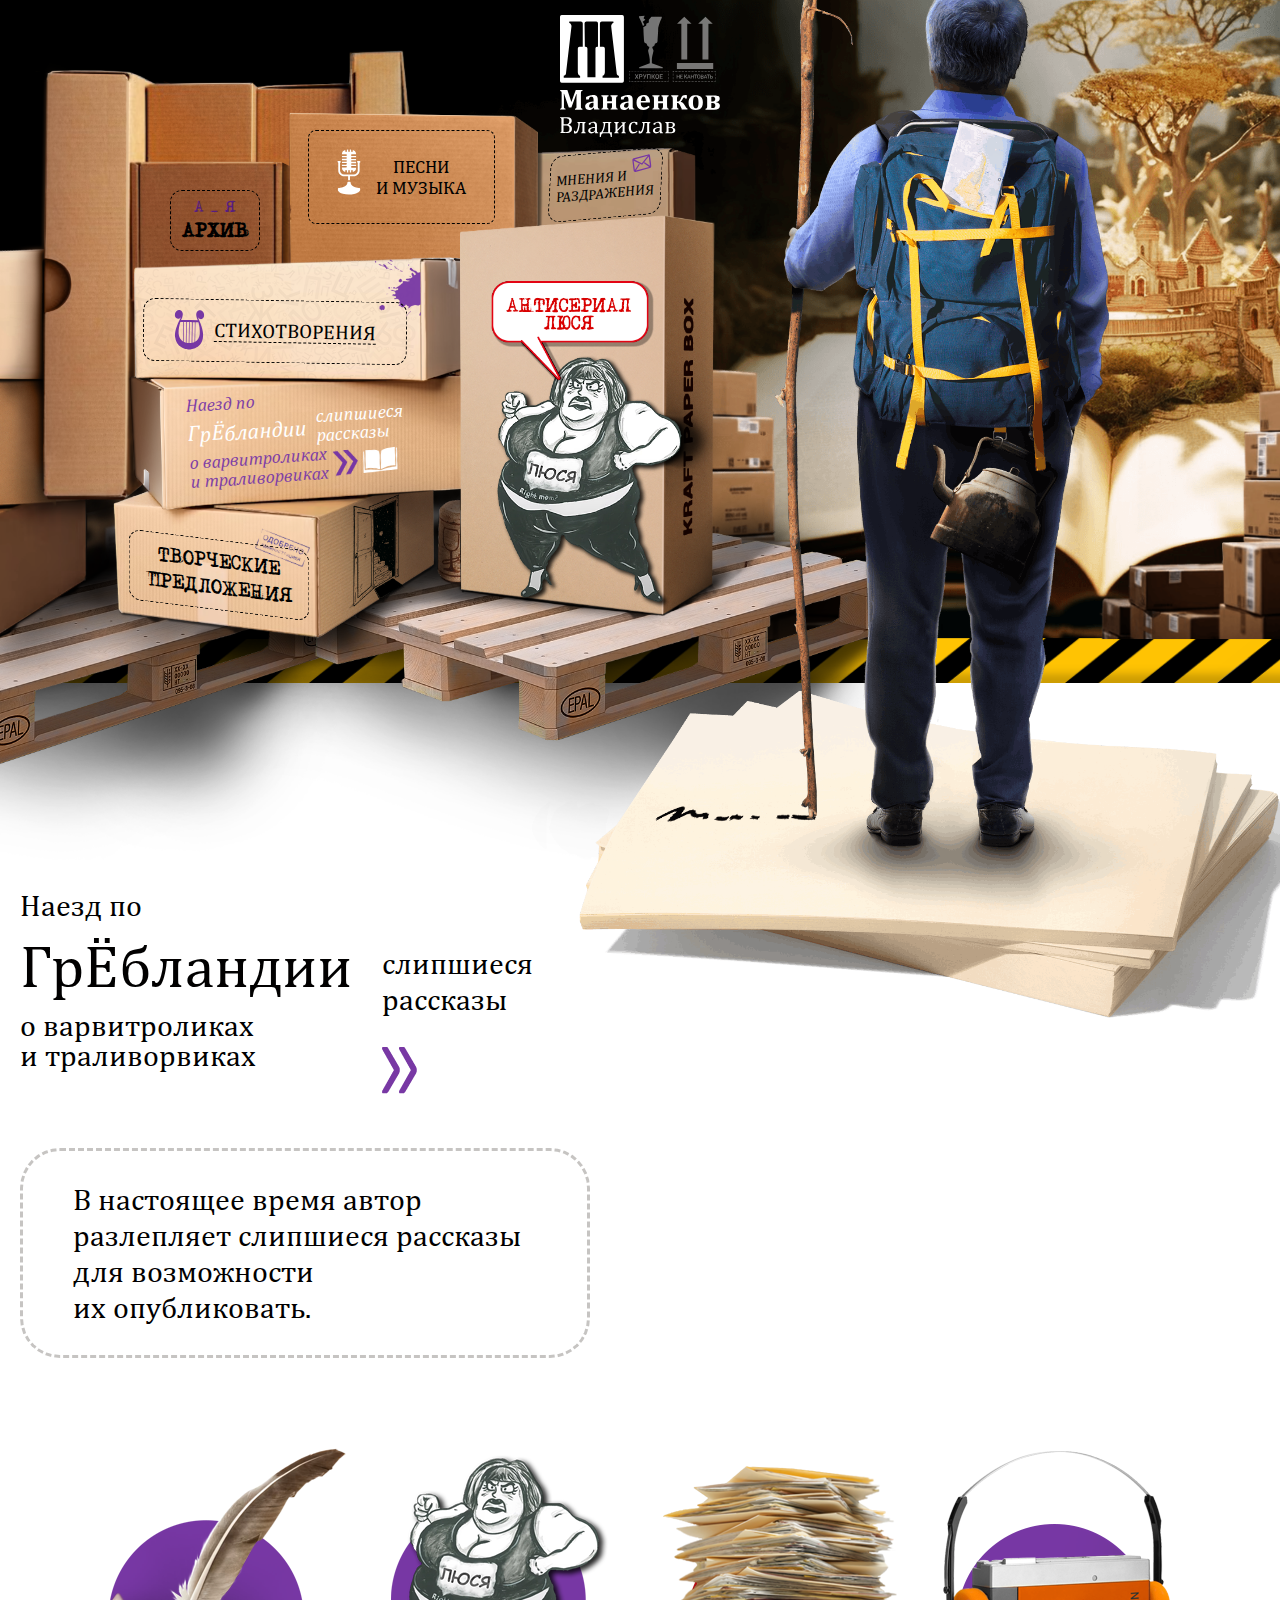
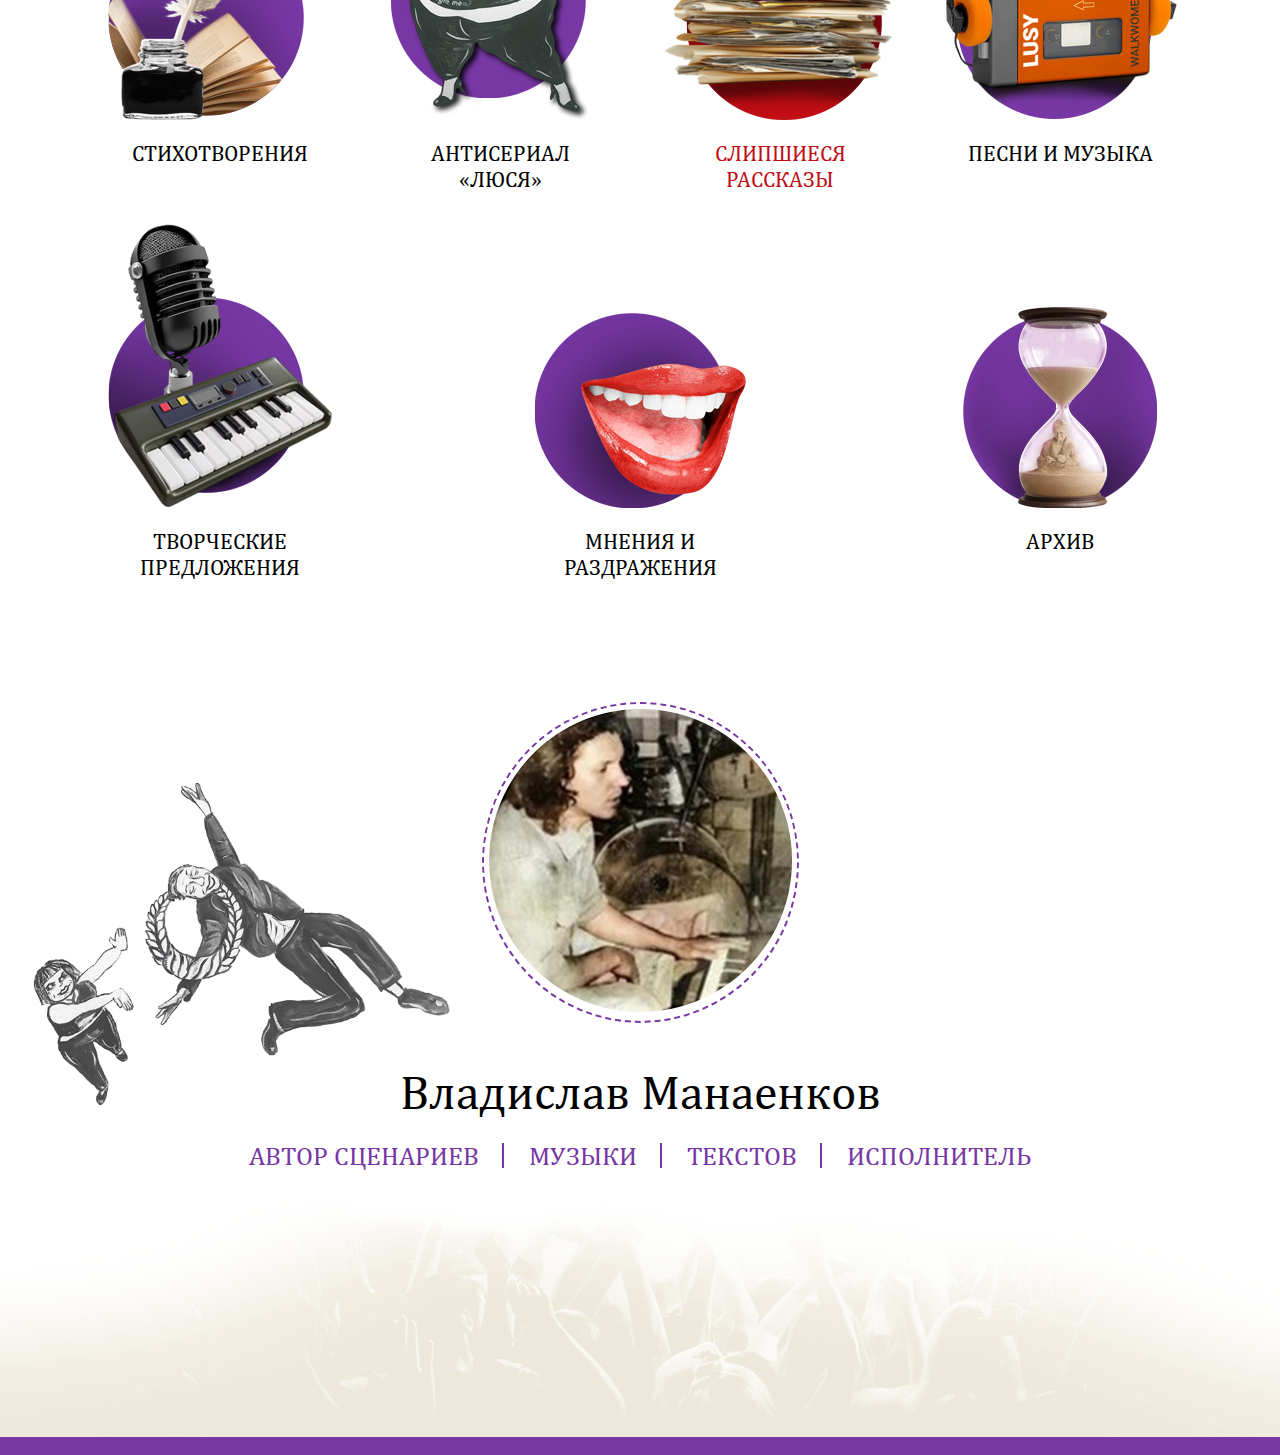
<file: stuck-stories.html>
<!DOCTYPE html>
<html lang="ru" class="fixed">
  <head>
    <meta charset="UTF-8" />
    <meta http-equiv="X-UA-Compatible" content="IE=edge" />
    <meta name="viewport" content="width=device-width, initial-scale=1" />
    <meta http-equiv="x-ua-compatible" content="IE=edge" />
    <title>Владислав Манаенков СЦЕНАРИИ | МУЗЫКА | ТЕКСТЫ | ИСПОЛНИТЕЛЬ</title>
    <link rel="stylesheet" href="css/magnific-popup.css" />
    <link rel="stylesheet" href="css/style.css" />
  </head>

  <body>
    <div class="header header2 line stories-header">
      <div class="wrapper">
        <a href="archive.html" class="archive">
          <span class="small-text">А _ я</span>
          <span class="text">Архив</span>
          <img src="img/Strelka-white.svg" alt="" class="arrow" />
        </a>
        <a href="music.html" class="song">
          <img src="img/song-icon.svg" alt="" class="icon" />
          <span class="text"
            >Песни <br />
            и музыка</span
          >
          <img src="img/Strelka-white.svg" alt="" class="arrow" />
        </a>
        <a href="opinions-irritation.html" class="opinions">
          <svg
            width="58"
            height="49"
            viewBox="0 0 58 49"
            fill="none"
            xmlns="http://www.w3.org/2000/svg"
          >
            <path
              d="M46.1 0.706024L4.50001 8.40602C2.00001 8.90602 0.300012 11.306 0.700012 13.906L6.30001 44.306C6.80001 46.806 9.20001 48.506 11.8 48.106L53.4 40.406C55.9 39.906 57.6 37.506 57.2 34.906L51.6 4.40602C51.1 1.90602 48.6 0.206024 46.1 0.706024ZM38.4 23.106C37.6 22.506 36.4 22.706 35.8 23.506C35.2 24.306 35.4 25.506 36.2 26.106L51 37.006L12.7 44.106L22.7 28.606C23.3 27.706 23 26.606 22.1 26.006C21.2 25.406 20.1 25.706 19.5 26.606L9.60001 42.106L4.60001 15.006L28.4 28.506C28.8 28.706 29.2 28.806 29.6 28.706C30 28.606 30.4 28.406 30.7 28.106L48.1 7.00603L53.1 34.106L38.4 23.106ZM6.50001 11.806L45.4 4.60603L29 24.506L6.50001 11.806Z"
            />
          </svg>
          <span
            >Мнения и <br />
            раздражения</span
          >
        </a>
        <a href="index.html" class="logo">
          <img src="img/logo.svg" alt="" />
        </a>
        <a href="poems.html" class="poems">
          <svg
            width="45"
            height="61"
            viewBox="0 0 45 61"
            fill="none"
            xmlns="http://www.w3.org/2000/svg"
          >
            <path
              d="M35.4 11.9C35.5 11.8 35.5 11.7 35.7 11.7C37.2 13.6 39.4 14.6 41.4 14C44.2 13.1 45.6 9.60001 44.5 6.00001C43.5 2.80001 40.9 0.700008 38.3 1.00001C38.3 1.00001 33.5 1.00001 32.9 7.00001C32.8 8.50001 33.2 10.3 33.7 11.9C33.7 11.9 33.7 12 33.8 12.1C34.3 13.4 34.8 14.5 35.1 15.2C35.2 15.4 35.3 15.6 35.3 15.8H24.3H21.4H10.4C10.5 15.6 10.6 15.4 10.6 15.2C11 14.5 11.5 13.4 11.9 12.1C12 12 12 11.9 12 11.9C12.5 10.3 12.9 8.50001 12.8 7.00001C12.2 1.00001 7.40001 1.00001 7.40001 1.00001C4.80001 0.700008 2.20001 2.80001 1.20001 6.00001C0.100012 9.50001 1.50001 13.1 4.30001 14C6.30001 14.6 8.50001 13.7 10 11.7C10.1 11.7 10.2 11.8 10.3 11.9H10.2C10.2 11.9 -0.799988 31.8 2.20001 43.3C4.90001 59.4 21.5 60.1 22.7 60.2C23.9 60.2 40.7 59.5 43.4 43.3C46.5 31.8 35.5 11.9 35.4 11.9ZM31.1 18.9V48.6C30.1 49.1 29 49.5 27.8 49.8V18.9H31.1ZM24.3 18.9H26.7V50.1C25.6 50.3 24.5 50.4 23.4 50.4V18.9H24.3ZM21.4 18.9H22.4V50.4C21.3 50.4 20.1 50.3 19.1 50.1V18.9H21.4ZM18.1 18.9V49.8C16.9 49.5 15.8 49.1 14.8 48.6V18.9H18.1ZM7.00001 36.4C6.60001 29.6 7.90001 23.4 9.30001 18.9H13.8V48.1C10 45.8 7.40001 41.9 7.00001 36.4ZM38.7 36.4C38.3 41.9 35.8 45.8 32 48.1V18.9H36.4C37.8 23.4 39.1 29.6 38.7 36.4Z"
            />
          </svg>
          <span>Стихотворения</span>
        </a>
        <a href="creative-suggestions.html" class="offers-btn">
          <span
            >Творческие<br />
            предложения</span
          >
        </a>
        <a href="stuck-stories.html" class="info-back active">
          <span>Наезд по </span>
          <div class="info">
            <p><span>Г</span> р <span>Ё</span> бландии</p>
            <span class="small">слипшиеся рассказы</span>
          </div>
          <div class="info">
            <span
              >о варвитроликах <br />
              и траливорвиках</span
            >
            <img src="img/info-icon1.png" alt="" />
            <img src="img/info-icon2.png" alt="" />
          </div>
        </a>
        <a href="home.html" class="lucy-img lucy2-img">
          <img src="img/lucy-desktop2.png" alt="" />
        </a>
        <div class="drop-menu">
          <span class="line"></span>
          <span class="line"></span>
          <span class="line"></span>
        </div>
        <a href="home.html" class="lucy-mobile archive-mobile">
          <img src="img/archive-mobile-img.png" alt="" />
        </a>
        <div class="stuck-img-wrap">
          <img src="img/tourist.png" alt="" class="bg" />
        </div>
      </div>
      <img src="img/box-left.png" alt="" class="left-img" />
      <img src="img/box-right.png" alt="" class="right-img" />
      <img
        src="img/box-left-mobile.png"
        alt=""
        class="mobile-hide left-img-mobile"
      />
      <img
        src="img/box-right-mobile.png"
        alt=""
        class="mobile-hide right-img-mobile"
      />
      <div class="header-menu-wrap">
        <div class="top">
          <a href="index.html" class="mobile-logo">
            <img src="img/mobile-logo.png" alt="" />
          </a>
          <button class="close" type="button">
            <img src="img/close-menu.png" alt="" />
          </button>
        </div>
        <ul class="main-menu">
          <li>
            <a href="poems.html">
              <img src="img/menu-icon1.png" alt="" class="menu-icon" />
              <span>стихотворения</span>
              <img src="img/menu-arrow.png" alt="" class="arrow" />
            </a>
          </li>
          <li>
            <a href="home.html">
              <img src="img/menu-icon2.png" alt="" class="menu-icon" />
              <span>Антисериал «люся»</span>
              <img src="img/menu-arrow.png" alt="" class="arrow" />
            </a>
          </li>
          <li>
            <a href="stuck-stories.html">
              <img src="img/menu-icon3.png" alt="" class="menu-icon" />
              <span>слипшиеся рассказы</span>
              <img src="img/menu-arrow.png" alt="" class="arrow" />
            </a>
          </li>
          <li>
            <a href="music.html">
              <img src="img/menu-icon4.png" alt="" class="menu-icon" />
              <span>Песни и музыка</span>
              <img src="img/menu-arrow.png" alt="" class="arrow" />
            </a>
          </li>
          <li>
            <a href="creative-suggestions.html">
              <img src="img/menu-icon5.png" alt="" class="menu-icon" />
              <span>Творческие предложения</span>
              <img src="img/menu-arrow.png" alt="" class="arrow" />
            </a>
          </li>
          <li>
            <a href="opinions-irritation.html">
              <img src="img/menu-icon6.png" alt="" class="menu-icon" />
              <span>Мнения и раздражения</span>
              <img src="img/menu-arrow.png" alt="" class="arrow" />
            </a>
          </li>
          <li>
            <a href="archive.html">
              <img src="img/menu-icon7.png" alt="" class="menu-icon" />
              <span>Архив</span>
              <img src="img/menu-arrow.png" alt="" class="arrow" />
            </a>
          </li>
        </ul>
      </div>
    </div>

    <main class="zIndex no-bg">
      <div class="stuck-wrap">
        <div class="wrapper">
          <div class="wrap">
            <div class="text-wrap">
              <span>Наезд по </span>
              <p>ГрЁбландии</p>
              <span
                >о варвитроликах <br />
                и траливорвиках</span
              >
            </div>
            <div class="texts">
              <span>слипшиеся рассказы</span>
              <img src="img/text-arrow.png" alt="" />
            </div>
          </div>
          <div class="soon">
            <span>
              В настоящее время автор разлепляет слипшиеся рассказы для
              возможности <br />
              их опубликовать.
            </span>
          </div>
        </div>
      </div>

      <div class="info-items-wrap mt mtMobile">
        <div class="wrapper">
          <div class="info-items">
            <a href="poems.html" class="info-item">
              <img src="img/circle-mobile.png" alt="" class="circle-mobile" />
              <img src="img/archive-mobile.png" alt="" class="mobile-img" />
              <span class="img-wrap">
                <img src="img/info-img1.png" alt="" class="img1" />
                <img src="img/info-img1-hover.png" alt="" class="img2" />
              </span>
              <span class="text">стихотворения</span>
            </a>
            <a href="home.html" class="info-item">
              <img src="img/circle-mobile.png" alt="" class="circle-mobile" />
              <img src="img/archive-mobile.png" alt="" class="mobile-img" />
              <span class="img-wrap">
                <img src="img/info-img2.png" alt="" class="img1" />
                <img src="img/info-img2-hover.png" alt="" class="img2" />
              </span>
              <span class="text"
                >Антисериал <br />
                «люся»</span
              >
            </a>
            <a href="stuck-stories.html" class="info-item active">
              <img src="img/circle-mobile.png" alt="" class="circle-mobile" />
              <img
                src="img/stories-mobile.png"
                alt=""
                class="mobile-img stories-img"
              />
              <span class="img-wrap">
                <img src="img/info-img3.png" alt="" class="img1" />
                <img src="img/info-img3-hover.png" alt="" class="img2" />
              </span>
              <span class="text">слипшиеся рассказы</span>
            </a>
            <a href="music.html" class="info-item">
              <img src="img/circle-mobile.png" alt="" class="circle-mobile" />
              <img src="img/archive-mobile.png" alt="" class="mobile-img" />
              <span class="img-wrap">
                <img src="img/info-img4.png" alt="" class="img1" />
                <img src="img/info-img4-hover.png" alt="" class="img2" />
              </span>
              <span class="text">Песни и музыка</span>
            </a>
            <a href="creative-suggestions.html" class="info-item">
              <img src="img/circle-mobile.png" alt="" class="circle-mobile" />
              <img
                src="img/creative-mobile.png"
                alt=""
                class="mobile-img creative-img"
              />
              <span class="img-wrap">
                <img src="img/info-img5.png" alt="" class="img1" />
                <img src="img/info-img5-hover.png" alt="" class="img2" />
              </span>
              <span class="text">Творческие предложения</span>
            </a>
            <a href="opinions-irritation.html" class="info-item">
              <img src="img/circle-mobile.png" alt="" class="circle-mobile" />
              <img
                src="img/opinions-irritation-mobile.png"
                alt=""
                class="mobile-img opinions-img"
              />
              <span class="img-wrap">
                <img src="img/info-img6.png" alt="" class="img1" />
                <img src="img/info-img6-hover.png" alt="" class="img2" />
              </span>
              <span class="text">Мнения и раздражения</span>
            </a>
            <a href="archive.html" class="info-item">
              <img src="img/circle-mobile.png" alt="" class="circle-mobile" />
              <img src="img/archive-mobile.png" alt="" class="mobile-img" />
              <span class="img-wrap">
                <img src="img/info-img7.png" alt="" class="img1" />
                <img src="img/info-img7-hover.png" alt="" class="img2" />
              </span>
              <span class="text">Архив</span>
            </a>
          </div>
        </div>
      </div>

      <div class="bottom-info">
        <div class="wrapper">
          <img src="img/info-img.png" alt="" class="info-img" />
          <div class="info-wrap">
            <div class="img-wrap">
              <img src="img/person-img.png" alt="" />
            </div>
            <p class="name">Владислав Манаенков</p>
            <ul class="links">
              <li><span>Автор сценариев</span></li>
              <li><span>музыки</span></li>
              <li><span>текстов</span></li>
              <li><span>исполнитель</span></li>
            </ul>
          </div>
        </div>
        <div
          class="bg"
          style="background-image: url(img/bottom-info-bg.png)"
        ></div>
      </div>
    </main>

    <script src="js/jquery-3.4.1.min.js"></script>
    <script src="js/jquery.magnific-popup.min.js"></script>
    <script src="js/gsap.min.js"></script>
    <script src="js/ScrollTrigger.min.js"></script>
    <script src="js/slick.min.js"></script>
    <script src="js/script.js"></script>
  </body>
</html>
</file>
<file: css/style.css>
body,
html {
  overflow-x: hidden;
  font-family: "Cambria";
}
body.overflow,
html.overflow {
  overflow: hidden !important;
}

* {
  box-sizing: border-box;
  margin: 0;
  padding: 0;
  font-family: "Cambria";
  color: #010000;
}

input,
textarea {
  border: none;
}
input:focus,
textarea:focus {
  outline: none;
}

input::-webkit-outer-spin-button,
input::-webkit-inner-spin-button {
  -webkit-appearance: none;
  margin: 0;
}

input[type=number] {
  -moz-appearance: textfield;
}

video::-webkit-media-controls {
  display: none !important;
}

button {
  cursor: pointer;
  border: none;
  transition: 0.3s;
  background: none;
}
button:focus {
  outline: none;
}

ul {
  list-style-type: none;
  margin: 0;
  padding: 0;
}

span {
  display: inline-block;
}

a {
  text-decoration: none;
  transition: 0.3s;
  display: inline-block;
}
a:hover {
  text-decoration: none;
}
a:focus {
  outline: none;
}

.wrapper {
  max-width: 1920px;
  width: 100%;
  margin: 0 auto;
}

.btn {
  display: -webkit-inline-box;
  display: -ms-inline-flexbox;
  display: inline-flex;
  -webkit-box-align: center;
  -ms-flex-align: center;
  align-items: center;
  -webkit-box-pack: center;
  -ms-flex-pack: center;
  justify-content: center;
  border-radius: 50px;
  padding: 20px 60px;
  color: #000;
  font-weight: 500;
  font-size: 18px;
  text-transform: uppercase;
  border: 3px solid #9f9f9f;
}
@media (max-width: 1024px) {
  .btn {
    padding: 15px 40px;
    font-size: 16px;
  }
}
.btn:hover {
  background: #7737a4;
  color: white;
  border-color: #7737a4;
}

.purple-btn {
  display: -webkit-inline-box;
  display: -ms-inline-flexbox;
  display: inline-flex;
  -webkit-box-align: center;
  -ms-flex-align: center;
  align-items: center;
  -webkit-box-pack: center;
  -ms-flex-pack: center;
  justify-content: center;
  border-radius: 20px;
  max-width: 350px;
  width: 100%;
  padding: 20px 60px;
  color: #fff;
  font-weight: 500;
  background: #7737a4;
  font-size: 24px;
  text-transform: uppercase;
  border: 3px solid #250c05;
}
@media (max-width: 1024px) {
  .purple-btn {
    padding: 15px 40px;
    font-size: 16px;
  }
}
.purple-btn:hover {
  border-color: #7737a4;
  background: #fff;
  color: #7737a4;
}

main {
  position: relative;
  z-index: 0;
}
main:after {
  content: "";
  position: absolute;
  top: 0;
  left: 50%;
  transform: translateX(-50%);
  background: url(../img/bg-main.png);
  background-repeat: no-repeat;
  background-size: cover;
  background-position: center center;
  width: 100%;
  height: 100%;
  z-index: -1;
}
@media (max-width: 767px) {
  main:after {
    content: none;
  }
}
main.no-bg:after {
  content: none;
}
main.overflow {
  overflow-y: hidden;
}
@media (max-width: 1024px) {
  main.overflow {
    overflow: visible;
  }
}

.mfp-fade.mfp-bg {
  opacity: 0;
  -webkit-transition: all 0.15s ease-out;
  -moz-transition: all 0.15s ease-out;
  transition: all 0.15s ease-out;
}

.mfp-fade.mfp-bg.mfp-ready {
  opacity: 0.8;
}

.mfp-fade.mfp-bg.mfp-removing {
  opacity: 0;
}

.mfp-fade.mfp-wrap .mfp-content {
  opacity: 0;
  -webkit-transition: all 0.15s ease-out;
  -moz-transition: all 0.15s ease-out;
  transition: all 0.15s ease-out;
}

.mfp-fade.mfp-wrap.mfp-ready .mfp-content {
  opacity: 1;
}

.mfp-fade.mfp-wrap.mfp-removing .mfp-content {
  opacity: 0;
}

.drop-menu {
  -webkit-box-orient: vertical;
  -webkit-box-direction: normal;
  -ms-flex-direction: column;
  flex-direction: column;
  -webkit-box-pack: center;
  -ms-flex-pack: center;
  justify-content: center;
  cursor: pointer;
  display: none;
}
@media (max-width: 767px) {
  .drop-menu {
    display: -webkit-box;
    display: -ms-flexbox;
    display: flex;
  }
}
.drop-menu .line {
  width: 60px;
  height: 10px;
  background-color: #fff;
  display: block;
  margin: 4px auto;
  -webkit-transition: all 0.2s ease-in-out;
  -o-transition: all 0.2s ease-in-out;
  transition: all 0.2s ease-in-out;
}

.mobile-image {
  display: none;
}
@media (max-width: 767px) {
  .mobile-image {
    display: block;
    position: absolute;
    width: 130px;
    top: 390px;
    left: 0px;
    z-index: 10;
  }
  .mobile-image img {
    width: 100%;
  }
}

.header {
  position: relative;
  z-index: 1;
  height: 661px;
}
@media (max-width: 1920px) {
  .header {
    height: 510px;
  }
}
@media (max-width: 1400px) {
  .header {
    height: 340px;
  }
}
@media (max-width: 1024px) {
  .header {
    height: 310px;
  }
}
@media (max-width: 767px) {
  .header {
    height: 90vw;
  }
}
.header .header-menu-wrap {
  display: none;
}
@media (max-width: 767px) {
  .header .header-menu-wrap {
    position: absolute;
    top: 0;
    left: 0;
    width: 100%;
    height: 100vh;
    overflow-y: auto;
    z-index: 100;
    background: #282828;
    display: -webkit-box;
    display: -ms-flexbox;
    display: flex;
    -webkit-box-orient: vertical;
    -webkit-box-direction: normal;
    -ms-flex-direction: column;
    flex-direction: column;
    transform: translateY(-100%);
    visibility: hidden;
    padding-bottom: 20px;
    opacity: 0;
    transition: 0.3s;
  }
  .header .header-menu-wrap.open {
    transform: translateY(0);
    visibility: visible;
    opacity: 1;
  }
  .header .header-menu-wrap .top {
    display: -webkit-box;
    display: -ms-flexbox;
    display: flex;
    -webkit-box-pack: justify;
    -ms-flex-pack: justify;
    justify-content: space-between;
    -webkit-box-align: center;
    -ms-flex-align: center;
    align-items: center;
    padding: 20px;
  }
  .header .header-menu-wrap .top .close {
    display: -webkit-inline-box;
    display: -ms-inline-flexbox;
    display: inline-flex;
    width: 40px;
  }
  .header .header-menu-wrap .top .close img {
    max-width: 100%;
    max-height: 100%;
  }
  .header .header-menu-wrap .top .mobile-logo {
    display: -webkit-inline-box;
    display: -ms-inline-flexbox;
    display: inline-flex;
    width: 230px;
  }
  .header .header-menu-wrap .top .mobile-logo img {
    max-width: 100%;
    max-height: 100%;
  }
  .header .header-menu-wrap .main-menu li:nth-child(4) .menu-icon {
    left: 20px;
  }
  .header .header-menu-wrap .main-menu li:nth-child(6) .menu-icon {
    left: 15px !important;
    bottom: 0 !important;
  }
  .header .header-menu-wrap .main-menu li:nth-child(5) .menu-icon {
    left: 5px;
  }
  .header .header-menu-wrap .main-menu li:nth-child(8) .menu-icon {
    left: 20px !important;
    width: 120px !important;
  }
  .header .header-menu-wrap .main-menu li a {
    width: 100%;
    display: -webkit-box;
    display: -ms-flexbox;
    display: flex;
    -webkit-box-align: center;
    -ms-flex-align: center;
    align-items: center;
    -webkit-box-pack: justify;
    -ms-flex-pack: justify;
    justify-content: space-between;
    height: 80px;
    background: #7737a4;
    border-bottom: 1px dashed #fff;
    padding: 20px;
    position: relative;
    padding-left: 130px;
  }
  .header .header-menu-wrap .main-menu li a .menu-icon {
    position: absolute;
    left: 0px;
    bottom: 0;
    width: 120px;
  }
  .header .header-menu-wrap .main-menu li a .arrow {
    width: 20px;
  }
  .header .header-menu-wrap .main-menu li a .arrow img {
    width: 26px;
  }
  .header .header-menu-wrap .main-menu li a span {
    font-size: 17px;
    color: white;
    font-weight: 400;
    text-transform: uppercase;
    max-width: 150px;
  }
  .header .header-menu-wrap .main-menu li:nth-child(1) .menu-icon {
    width: 140px;
  }
  .header .header-menu-wrap .main-menu li:nth-child(2) .menu-icon {
    width: 180px;
  }
  .header .header-menu-wrap .main-menu li:nth-child(3) .menu-icon {
    width: 160px;
    left: 10px;
  }
  .header .header-menu-wrap .main-menu li:nth-child(4) .menu-icon {
    width: 130px;
  }
  .header .header-menu-wrap .main-menu li:nth-child(5) .menu-icon {
    width: 150px;
  }
  .header .header-menu-wrap .main-menu li:nth-child(6) .menu-icon {
    width: 130px;
    bottom: -10px;
    left: -5px;
  }
  .header .header-menu-wrap .main-menu li:nth-child(7) .menu-icon {
    width: 120px;
    left: 10px;
  }
}
.header:after {
  content: "";
  background: url(../img/header-bg.jpg);
  background-repeat: no-repeat;
  background-size: cover;
  background-position: center center;
  position: absolute;
  top: 0;
  left: 0;
  width: 100%;
  height: 100%;
  z-index: -1;
}
@media (max-width: 767px) {
  .header:after {
    background: url(../img/header-mobile-bg.png);
    background-size: cover;
    background-repeat: no-repeat;
    background-position: center center;
  }
}
.header .wrapper {
  position: relative;
  z-index: 0;
}
@media (max-width: 1920px) {
  .header .wrapper {
    max-width: 1400px;
  }
}
@media (max-width: 1400px) {
  .header .wrapper {
    max-width: 1024px;
  }
}
@media (max-width: 1024px) {
  .header .wrapper {
    max-width: 767px;
  }
}
.header .wrapper .new-img {
  position: absolute;
  top: 0;
  left: 500px;
  z-index: 111;
  display: -webkit-box;
  display: -ms-flexbox;
  display: flex;
}
@media (max-width: 1920px) {
  .header .wrapper .new-img {
    width: 400px;
    left: 335px;
  }
  .header .wrapper .new-img img {
    width: 100%;
  }
}
@media (max-width: 1400px) {
  .header .wrapper .new-img {
    width: 250px;
    left: 275px;
  }
}
@media (max-width: 1024px) {
  .header .wrapper .new-img {
    width: 210px;
    left: 175px;
  }
}
@media (max-width: 767px) {
  .header .wrapper .new-img {
    display: none;
  }
}
.header .wrapper .new-img.style2 {
  left: 560px;
}
@media (max-width: 1920px) {
  .header .wrapper .new-img.style2 {
    left: 0;
  }
}
@media (max-width: 1024px) {
  .header .wrapper .new-img.style2 {
    left: 200px;
  }
}
@media (max-width: 1024px) {
  .header .wrapper .new-img.home-new {
    top: 598px;
    left: -10px;
  }
}
@media (max-width: 767px) {
  .header .wrapper .new-img.home-new.home-new {
    display: none;
  }
}
.header .wrapper .archive-link {
  position: absolute;
  top: 40px;
  left: 214px;
  z-index: 2;
  display: -webkit-inline-box;
  display: -ms-inline-flexbox;
  display: inline-flex;
}
@media (max-width: 1920px) {
  .header .wrapper .archive-link {
    top: 30px;
    left: 123px;
    width: 138px;
  }
}
@media (max-width: 1400px) {
  .header .wrapper .archive-link {
    top: 21px;
    left: 127px;
    width: 90px;
  }
}
@media (max-width: 1024px) {
  .header .wrapper .archive-link {
    left: 30px;
    top: 17px;
  }
}
@media (max-width: 767px) {
  .header .wrapper .archive-link {
    display: none;
  }
}
.header .wrapper .archive-link img {
  max-width: 100%;
  max-height: 100%;
}
.header .wrapper .archive-link span {
  position: absolute;
  top: 26px;
  left: 50%;
  text-transform: uppercase;
  color: white;
  font-size: 20px;
  transform: translateX(-50%);
}
@media (max-width: 1920px) {
  .header .wrapper .archive-link span {
    font-size: 18px;
    top: 21px;
  }
}
@media (max-width: 1400px) {
  .header .wrapper .archive-link span {
    top: 13px;
    width: 90px;
    font-size: 14px;
    text-align: center;
  }
}
.header .wrapper .lucy-mobile {
  display: none;
}
@media (max-width: 767px) {
  .header .wrapper .lucy-mobile {
    display: block;
    max-width: 100%;
    max-height: 100%;
    margin-bottom: -50px;
    padding-top: 50px;
  }
}
.header .wrapper .lucy-mobile.new-mobile {
  padding-top: 0;
}
.header .wrapper .lucy-mobile.archive-mobile {
  padding-top: 170px;
}
.header .wrapper .lucy-mobile.music-mobile {
  padding-top: 0;
}
.header .wrapper .lucy-mobile img {
  max-width: 100%;
  max-height: 100%;
  width: 100%;
}
.header .wrapper .archive {
  display: -webkit-inline-box;
  display: -ms-inline-flexbox;
  display: inline-flex;
  -webkit-box-orient: vertical;
  -webkit-box-direction: normal;
  -ms-flex-direction: column;
  flex-direction: column;
  -webkit-box-pack: center;
  -ms-flex-pack: center;
  justify-content: center;
  -webkit-box-align: center;
  -ms-flex-align: center;
  align-items: center;
  position: absolute;
  top: 40px;
  border-radius: 12px;
  padding: 14px 26px;
  border: 2px dashed #000;
  left: 235px;
  z-index: 2;
}
@media (max-width: 1920px) {
  .header .wrapper .archive {
    top: 26px;
    left: 133px;
    padding: 12px 20px;
  }
}
@media (max-width: 1400px) {
  .header .wrapper .archive {
    top: 18px;
    left: 135px;
    padding: 6px 11px;
    border-width: 1px;
  }
}
@media (max-width: 1024px) {
  .header .wrapper .archive {
    border-radius: 8px;
    left: 39px;
    top: 16px;
  }
}
@media (max-width: 767px) {
  .header .wrapper .archive {
    display: none;
  }
}
.header .wrapper .archive .arrow {
  width: 34px;
  margin-top: 8px;
  display: none;
  transition: 0.3s;
}
@media (max-width: 1920px) {
  .header .wrapper .archive .arrow {
    width: 28px;
  }
}
@media (max-width: 1024px) {
  .header .wrapper .archive .arrow {
    font-size: 20px;
  }
}
.header .wrapper .archive .small-text {
  font-size: 18px;
  font-weight: 500;
  color: #571d7f;
  text-align: center;
  display: block;
  text-transform: uppercase;
  font-family: "DS Moster";
}
@media (max-width: 1920px) {
  .header .wrapper .archive .small-text {
    font-size: 17px;
  }
}
@media (max-width: 1400px) {
  .header .wrapper .archive .small-text {
    font-size: 14px;
  }
}
.header .wrapper .archive .text {
  font-size: 26px;
  font-weight: bold;
  color: black;
  display: block;
  text-transform: uppercase;
  font-family: "DS Moster";
}
@media (max-width: 1920px) {
  .header .wrapper .archive .text {
    font-size: 24px;
  }
}
@media (max-width: 1400px) {
  .header .wrapper .archive .text {
    font-size: 18px;
  }
}
@media (max-width: 1024px) {
  .header .wrapper .archive .text {
    font-size: 16px;
  }
}
.header .wrapper .archive.active {
  top: 27px;
  left: 226px;
  border-color: #9e9e9e;
}
@media (max-width: 1920px) {
  .header .wrapper .archive.active {
    top: 19px;
    left: 134px;
    padding: 8px 20px;
  }
}
@media (max-width: 1400px) {
  .header .wrapper .archive.active {
    top: 11px;
    left: 134px;
    padding: 6px 12px;
    border-width: 1px;
  }
}
@media (max-width: 1024px) {
  .header .wrapper .archive.active {
    border-radius: 8px;
    left: 38px;
    top: 11px;
    padding: 2px 10px;
  }
}
@media (max-width: 767px) {
  .header .wrapper .archive.active {
    display: none;
  }
}
.header .wrapper .archive.active .arrow {
  display: block;
}
@media (max-width: 1920px) {
  .header .wrapper .archive.active .arrow {
    width: 24px;
  }
}
@media (max-width: 1400px) {
  .header .wrapper .archive.active .arrow {
    width: 16px;
    margin-top: 4px;
  }
}
.header .wrapper .archive.active .small-text {
  color: white;
}
@media (max-width: 1920px) {
  .header .wrapper .archive.active .small-text {
    font-size: 16px;
  }
}
@media (max-width: 1400px) {
  .header .wrapper .archive.active .small-text {
    font-size: 12px;
  }
}
.header .wrapper .archive.active .text {
  color: white;
}
@media (max-width: 1920px) {
  .header .wrapper .archive.active .text {
    font-size: 20px;
  }
}
@media (max-width: 1400px) {
  .header .wrapper .archive.active .text {
    font-size: 14px;
  }
}
@media (max-width: 1024px) {
  .header .wrapper .archive.active .text {
    font-size: 14px;
  }
}
.header .wrapper .archive:hover {
  border-color: #9e9e9e;
}
.header .wrapper .archive:hover .small-text {
  color: white;
}
.header .wrapper .archive:hover .text {
  color: white;
}
.header .wrapper .song {
  border: 2px dashed black;
  padding: 15px 25px;
  display: -webkit-inline-box;
  display: -ms-inline-flexbox;
  display: inline-flex;
  -webkit-box-orient: vertical;
  -webkit-box-direction: normal;
  -ms-flex-direction: column;
  flex-direction: column;
  -webkit-box-align: center;
  -ms-flex-align: center;
  align-items: center;
  border-radius: 12px;
  position: absolute;
  top: 173px;
  left: 228px;
  z-index: 2;
}
.header .wrapper .song.active {
  border-color: #9e9e9e;
  top: 157px;
  left: 228px;
}
@media (max-width: 1920px) {
  .header .wrapper .song.active {
    padding: 10px 20px;
    top: 119px;
    left: 133px;
    border-radius: 8px;
  }
}
@media (max-width: 1400px) {
  .header .wrapper .song.active {
    top: 83px;
    left: 132px;
    padding: 5px 15px;
  }
}
@media (max-width: 1024px) {
  .header .wrapper .song.active {
    top: 76px;
    left: 40px;
  }
}
@media (max-width: 767px) {
  .header .wrapper .song.active {
    display: none;
  }
}
@media (max-width: 1024px) {
  .header .wrapper .song.active .icon {
    margin-bottom: 5px;
    width: 16px;
  }
}
.header .wrapper .song.active .arrow {
  opacity: 1;
  display: block;
}
.header .wrapper .song.active .text {
  color: white;
}
@media (max-width: 1024px) {
  .header .wrapper .song.active .text {
    font-size: 10px;
  }
}
.header .wrapper .song.active:hover .text {
  color: white;
}
@media (max-width: 1920px) {
  .header .wrapper .song {
    padding: 10px 20px;
    top: 130px;
    left: 133px;
  }
}
@media (max-width: 1400px) {
  .header .wrapper .song {
    padding: 5px 10px;
    border-width: 1px;
    border-radius: 8px;
    top: 92px;
    left: 138px;
  }
}
@media (max-width: 1024px) {
  .header .wrapper .song {
    top: 82px;
    left: 44px;
  }
}
@media (max-width: 767px) {
  .header .wrapper .song {
    display: none;
  }
}
.header .wrapper .song:hover {
  border-color: #9e9e9e;
}
.header .wrapper .song:hover .text {
  color: #fff;
}
.header .wrapper .song:hover .arrow {
  opacity: 1;
}
.header .wrapper .song .icon {
  margin-bottom: 10px;
}
@media (max-width: 1920px) {
  .header .wrapper .song .icon {
    width: 30px;
  }
}
@media (max-width: 1400px) {
  .header .wrapper .song .icon {
    width: 16px;
  }
}
.header .wrapper .song .arrow {
  width: 34px;
  transition: 0.3s;
  opacity: 0;
  margin-top: 10px;
  display: none;
}
@media (max-width: 1920px) {
  .header .wrapper .song .arrow {
    width: 28px;
  }
}
@media (max-width: 1400px) {
  .header .wrapper .song .arrow {
    width: 20px;
    margin-top: 7px;
  }
}
.header .wrapper .song .text {
  font-size: 22px;
  color: black;
  text-transform: uppercase;
  font-weight: 500;
  text-align: center;
  transition: 0.3s;
}
@media (max-width: 1920px) {
  .header .wrapper .song .text {
    font-size: 18px;
  }
}
@media (max-width: 1400px) {
  .header .wrapper .song .text {
    font-size: 12px;
  }
}
@media (max-width: 1024px) {
  .header .wrapper .song .text {
    font-size: 10px;
  }
}
.header .wrapper .opinions {
  display: -webkit-inline-box;
  display: -ms-inline-flexbox;
  display: inline-flex;
  -webkit-box-align: center;
  -ms-flex-align: center;
  align-items: center;
  position: absolute;
  top: 388px;
  left: 280px;
  padding: 22px 36px;
  border-radius: 12px;
  border: 2px dashed #000;
  z-index: 2;
  transform: rotate(2.5deg);
  transition: 0.3s;
}
@media (max-width: 1920px) {
  .header .wrapper .opinions {
    top: 290px;
    left: 150px;
    transform: rotate(3deg);
    padding: 15px 16px;
  }
}
@media (max-width: 1400px) {
  .header .wrapper .opinions {
    top: 196px;
    left: 150px;
    padding: 10px 12px;
    border-width: 1px;
  }
}
@media (max-width: 1024px) {
  .header .wrapper .opinions {
    border-radius: 8px;
    left: 48px;
    top: 178px;
    padding: 5px 20px;
  }
}
@media (max-width: 767px) {
  .header .wrapper .opinions {
    display: none;
  }
}
.header .wrapper .opinions svg {
  transition: 0.3s;
}
@media (max-width: 1400px) {
  .header .wrapper .opinions svg {
    width: 40px;
  }
}
@media (max-width: 1024px) {
  .header .wrapper .opinions svg {
    width: 30px;
  }
}
.header .wrapper .opinions svg path {
  fill: #7737a4;
  transition: 0.3s;
}
.header .wrapper .opinions span {
  margin-left: 20px;
  border-left: 1px dashed #000;
  padding: 5px 0 5px 20px;
  transition: 0.3s;
  font-size: 26px;
  font-weight: 500;
  color: #000;
  text-transform: uppercase;
  max-width: 220px;
}
@media (max-width: 1400px) {
  .header .wrapper .opinions span {
    font-size: 18px;
    padding: 0;
    padding-left: 10px;
    margin-left: 10px;
    max-width: 140px;
  }
}
@media (max-width: 1024px) {
  .header .wrapper .opinions span {
    max-width: 120px;
    font-size: 16px;
  }
}
.header .wrapper .opinions.active {
  border-color: #fff;
}
.header .wrapper .opinions.active span {
  color: white;
  border-color: white;
}
.header .wrapper .opinions.active svg path {
  fill: white;
}
.header .wrapper .opinions:hover {
  border-color: #fff;
}
.header .wrapper .opinions:hover span {
  color: white;
  border-color: white;
}
.header .wrapper .opinions:hover svg path {
  fill: white;
}
.header .wrapper .logo {
  position: absolute;
  top: 100px;
  left: 460px;
  z-index: 2;
}
@media (max-width: 1920px) {
  .header .wrapper .logo {
    top: 82px;
    left: 316px;
    width: 240px;
  }
}
@media (max-width: 1400px) {
  .header .wrapper .logo {
    top: 56px;
    left: 255px;
    width: 160px;
  }
}
@media (max-width: 1024px) {
  .header .wrapper .logo {
    top: 55px;
    left: 153px;
    width: 140px;
  }
}
@media (max-width: 767px) {
  .header .wrapper .logo {
    width: 140px;
    top: 20px;
    left: 20px;
  }
}
.header .wrapper .logo.big {
  width: 290px;
  top: 112px;
  left: 474px;
}
@media (max-width: 1920px) {
  .header .wrapper .logo.big {
    width: 230px;
    top: 84px;
    left: 320px;
  }
}
@media (max-width: 1400px) {
  .header .wrapper .logo.big {
    width: 150px;
    top: 60px;
    left: 260px;
  }
}
@media (max-width: 1024px) {
  .header .wrapper .logo.big {
    width: 130px;
    top: 58px;
    left: 158px;
  }
}
@media (max-width: 767px) {
  .header .wrapper .logo.big {
    width: 190px;
    top: 20px;
    left: 20px;
  }
}
.header .wrapper .logo.big img {
  width: 100%;
}
.header .wrapper .logo img {
  transition: 0.3s;
  max-width: 100%;
  max-height: 100%;
}
.header .wrapper .logo:hover img {
  transform: scale(1.03);
}
@media (max-width: 767px) {
  .header .wrapper .drop-menu {
    position: absolute;
    top: 20px;
    right: 20px;
    z-index: 2;
  }
}
.header .wrapper .poems {
  border: 2px dashed #000;
  transform: rotate(1deg);
  transition: 0.3s;
  padding: 20px 34px;
  display: -webkit-inline-box;
  display: -ms-inline-flexbox;
  display: inline-flex;
  -webkit-box-align: center;
  -ms-flex-align: center;
  align-items: center;
  border-radius: 12px;
  position: absolute;
  top: 65px;
  left: 890px;
  z-index: 2;
}
.header .wrapper .poems.active {
  border-color: #7737a4;
}
@media (max-width: 1920px) {
  .header .wrapper .poems.active {
    left: 620px;
  }
}
@media (max-width: 1400px) {
  .header .wrapper .poems.active {
    left: 455px;
  }
}
@media (max-width: 1024px) {
  .header .wrapper .poems.active {
    left: 335px;
  }
}
.header .wrapper .poems.active span {
  color: #7737a4;
  border-color: #7737a4;
}
.header .wrapper .poems.active svg path {
  fill: #fff;
}
@media (max-width: 1920px) {
  .header .wrapper .poems {
    top: 50px;
    left: 620px;
    padding: 10px 30px;
  }
}
@media (max-width: 1400px) {
  .header .wrapper .poems {
    padding: 8px 20px;
    border-width: 1px;
    top: 31px;
    left: 457px;
  }
}
@media (max-width: 1024px) {
  .header .wrapper .poems {
    left: 330px;
    top: 26px;
  }
}
@media (max-width: 767px) {
  .header .wrapper .poems {
    display: none;
  }
}
.header .wrapper .poems svg {
  transition: 0.3s;
}
@media (max-width: 1400px) {
  .header .wrapper .poems svg {
    width: 30px;
    height: auto;
  }
}
.header .wrapper .poems svg path {
  transition: 0.3s;
  fill: #7737a4;
}
.header .wrapper .poems span {
  transition: 0.3s;
  font-size: 26px;
  color: #000;
  margin-left: 20px;
  border-bottom: 1px dashed #000;
  text-transform: uppercase;
  font-weight: 500;
}
@media (max-width: 1920px) {
  .header .wrapper .poems span {
    font-size: 22px;
  }
}
@media (max-width: 1400px) {
  .header .wrapper .poems span {
    font-size: 16px;
    margin-left: 10px;
  }
}
@media (max-width: 1024px) {
  .header .wrapper .poems span {
    font-size: 14px;
  }
}
.header .wrapper .poems:hover {
  border-color: #7e40a6;
}
.header .wrapper .poems:hover svg path {
  fill: #fff;
}
.header .wrapper .poems:hover span {
  color: #7e40a6;
  border-bottom-color: #7e40a6;
}
.header .wrapper .offers-btn {
  border: 2px dashed #000;
  padding: 10px 34px;
  display: -webkit-inline-box;
  display: -ms-inline-flexbox;
  display: inline-flex;
  -webkit-box-align: center;
  -ms-flex-align: center;
  align-items: center;
  border-radius: 12px;
  position: absolute;
  z-index: 2;
  top: 460px;
  left: 825px;
  transform: rotate(7deg) skew(7deg);
}
@media (max-width: 1920px) {
  .header .wrapper .offers-btn {
    top: 355px;
    left: 590px;
    padding: 10px 30px;
  }
}
@media (max-width: 1400px) {
  .header .wrapper .offers-btn {
    padding: 8px 16px;
    top: 230px;
    border-width: 1px;
    left: 440px;
  }
}
@media (max-width: 1024px) {
  .header .wrapper .offers-btn {
    top: 210px;
    left: 315px;
  }
}
@media (max-width: 767px) {
  .header .wrapper .offers-btn {
    display: none;
  }
}
.header .wrapper .offers-btn span {
  transition: 0.3s;
  font-size: 24px;
  color: #000;
  text-align: center;
  text-transform: uppercase;
  font-weight: 500;
  font-family: "DS Moster";
}
@media (max-width: 1920px) {
  .header .wrapper .offers-btn span {
    font-size: 18px;
  }
}
@media (max-width: 1400px) {
  .header .wrapper .offers-btn span {
    font-size: 12px;
  }
}
.header .wrapper .offers-btn.active {
  border-color: #7737a4;
}
.header .wrapper .offers-btn.active span {
  color: #7737a4;
}
.header .wrapper .offers-btn:hover {
  border-color: #7737a4;
}
.header .wrapper .offers-btn:hover span {
  color: #7737a4;
}
.header .wrapper .info-back {
  transform: rotate(-3deg);
  position: absolute;
  right: 690px;
  top: 225px;
  z-index: 2;
}
@media (max-width: 1920px) {
  .header .wrapper .info-back {
    right: 460px;
    top: 165px;
    transform: rotate(-4deg);
  }
}
@media (max-width: 1400px) {
  .header .wrapper .info-back {
    right: 350px;
    top: 112px;
  }
}
@media (max-width: 1024px) {
  .header .wrapper .info-back {
    top: 98px;
    right: 230px;
  }
}
@media (max-width: 767px) {
  .header .wrapper .info-back {
    display: none;
  }
}
.header .wrapper .info-back span {
  font-size: 26px;
  line-height: 105%;
  color: #000;
  font-style: italic;
  transition: 0.3s;
}
@media (max-width: 1920px) {
  .header .wrapper .info-back span {
    font-size: 22px;
  }
}
@media (max-width: 1400px) {
  .header .wrapper .info-back span {
    font-size: 14px;
  }
}
.header .wrapper .info-back span.small {
  font-size: 18px;
  max-width: 90px;
  margin-left: 20px;
}
@media (max-width: 1920px) {
  .header .wrapper .info-back span.small {
    font-size: 16px;
    margin-left: 15px;
    max-width: 80px;
  }
}
@media (max-width: 1400px) {
  .header .wrapper .info-back span.small {
    margin-left: 10px;
    font-size: 12px;
    max-width: 60px;
  }
}
.header .wrapper .info-back .info {
  display: -webkit-box;
  display: -ms-flexbox;
  display: flex;
  -webkit-box-align: center;
  -ms-flex-align: center;
  align-items: center;
}
.header .wrapper .info-back .info p {
  font-size: 40px;
  color: #000;
  font-style: italic;
  margin: 5px 0;
  display: -webkit-box;
  display: -ms-flexbox;
  display: flex;
  transition: 0.3s;
}
@media (max-width: 1920px) {
  .header .wrapper .info-back .info p {
    font-size: 34px;
  }
}
@media (max-width: 1400px) {
  .header .wrapper .info-back .info p {
    font-size: 22px;
    margin: 2px 0;
  }
}
@media (max-width: 1024px) {
  .header .wrapper .info-back .info p {
    font-size: 20px;
  }
}
.header .wrapper .info-back .info p span {
  text-transform: capitalize;
  font-size: 40px;
  color: #000;
  font-style: italic;
  margin: 0;
  transition: 0.3s;
}
@media (max-width: 1920px) {
  .header .wrapper .info-back .info p span {
    font-size: 34px;
  }
}
@media (max-width: 1400px) {
  .header .wrapper .info-back .info p span {
    font-size: 22px;
  }
}
@media (max-width: 1024px) {
  .header .wrapper .info-back .info p span {
    font-size: 20px;
  }
}
.header .wrapper .info-back .info img {
  margin-left: 10px;
}
@media (max-width: 1400px) {
  .header .wrapper .info-back .info img {
    margin-left: 5px;
    width: 25px;
  }
  .header .wrapper .info-back .info img:last-child {
    width: 35px;
  }
}
.header .wrapper .info-back:hover p {
  color: white;
}
.header .wrapper .info-back:hover p span {
  color: white;
}
.header .wrapper .info-back:hover span {
  color: #7e40a6;
}
.header .wrapper .info-back:hover span.small {
  color: white;
}
.header .wrapper .info-back.active p {
  color: white;
}
.header .wrapper .info-back.active p span {
  color: white;
}
.header .wrapper .info-back.active span {
  color: #7e40a6;
}
.header .wrapper .info-back.active span.small {
  color: white;
}
.header .wrapper .lucy-img {
  position: absolute;
  top: 0;
  right: -60px;
  z-index: 1;
}
.header .wrapper .lucy-img img {
  max-width: 100%;
  max-height: 100%;
}
@media (max-width: 1920px) {
  .header .wrapper .lucy-img {
    right: -87px;
    width: 750px;
  }
}
@media (max-width: 1400px) {
  .header .wrapper .lucy-img {
    width: 500px;
    right: -12px;
  }
}
@media (max-width: 1024px) {
  .header .wrapper .lucy-img {
    width: 450px;
    right: -90px;
  }
}
@media (max-width: 767px) {
  .header .wrapper .lucy-img {
    display: none;
  }
}
.header .wrapper .lucy-img.lucy2-img {
  top: 25px;
  right: 65px;
}
@media (max-width: 1920px) {
  .header .wrapper .lucy-img.lucy2-img {
    right: 10px;
    width: 360px;
    top: 20px;
  }
}
@media (max-width: 1400px) {
  .header .wrapper .lucy-img.lucy2-img {
    right: 50px;
    width: 240px;
    top: 10px;
  }
}
@media (max-width: 1024px) {
  .header .wrapper .lucy-img.lucy2-img {
    right: -35px;
    width: 210px;
    top: 20px;
  }
}
@media (max-width: 767px) {
  .header .wrapper .lucy-img.lucy2-img {
    display: none;
  }
}
.header.header2 {
  position: relative;
  z-index: 0;
  height: 922px;
}
@media (max-width: 1400px) {
  .header.header2 {
    height: 640px;
  }
}
@media (max-width: 1024px) {
  .header.header2 {
    height: 700px;
  }
}
@media (max-width: 767px) {
  .header.header2 {
    height: 100vw;
  }
}
.header.header2 .right-img {
  position: absolute;
  bottom: 0;
  right: -250px;
  z-index: 2;
}
@media (max-width: 2700px) {
  .header.header2 .right-img {
    width: 700px;
    right: -160px;
  }
}
@media (max-width: 2400px) {
  .header.header2 .right-img {
    width: 600px;
    right: -200px;
  }
}
@media (max-width: 1920px) {
  .header.header2 .right-img {
    width: 500px;
    right: -150px;
  }
}
@media (max-width: 1400px) {
  .header.header2 .right-img {
    width: 400px;
  }
}
@media (max-width: 1024px) {
  .header.header2 .right-img {
    display: none;
  }
}
.header.header2 .left-img {
  position: absolute;
  bottom: 0;
  left: 1vw;
  z-index: 1;
}
@media (max-width: 2700px) {
  .header.header2 .left-img {
    width: 1600px;
    left: 10vw;
  }
}
@media (max-width: 2400px) {
  .header.header2 .left-img {
    width: 1500px;
    left: 4vw;
  }
}
@media (max-width: 1920px) {
  .header.header2 .left-img {
    width: 1300px;
    left: 8vw;
  }
}
@media (max-width: 1400px) {
  .header.header2 .left-img {
    width: 1000px;
    left: 0vw;
  }
}
@media (max-width: 1024px) {
  .header.header2 .left-img {
    display: none;
  }
}
.header.header2 .left-img-mobile {
  display: none;
}
@media (max-width: 1024px) {
  .header.header2 .left-img-mobile {
    display: inline-block;
    position: absolute;
    bottom: 0;
    left: 0;
    width: 45vw;
  }
}
@media (max-width: 767px) {
  .header.header2 .left-img-mobile.mobile-hide {
    display: none;
  }
}
.header.header2 .right-img-mobile {
  display: none;
}
@media (max-width: 1024px) {
  .header.header2 .right-img-mobile {
    display: inline-block;
    position: absolute;
    bottom: 0;
    right: 0;
    width: 25vw;
  }
}
@media (max-width: 767px) {
  .header.header2 .right-img-mobile.mobile-hide {
    display: none;
  }
}
.header.header2:before {
  content: "";
  background: url(../img/header-line.png);
  background-size: cover;
  background-repeat: no-repeat;
  background-position: center center;
  width: 100%;
  height: 50px;
  position: absolute;
  bottom: -44px;
  left: 0;
  z-index: 0;
}
@media (max-width: 1024px) {
  .header.header2:before {
    display: none;
  }
}
.header.header2:after {
  content: "";
  background: url(../img/header2-bg.jpg);
  background-repeat: no-repeat;
  background-size: cover;
  background-position: center center;
  position: absolute;
  top: 0;
  left: 0;
  width: 100%;
  height: 922px;
  z-index: -1;
}
@media (max-width: 1400px) {
  .header.header2:after {
    height: 640px;
  }
}
@media (max-width: 1024px) {
  .header.header2:after {
    height: 700px;
  }
}
@media (max-width: 767px) {
  .header.header2:after {
    height: 100vw;
  }
}
.header.header2 .wrapper {
  position: relative;
  z-index: 3;
}
.header.header2 .wrapper:after {
  content: "";
  background: url(../img/header-bg2.png);
  background-repeat: no-repeat;
  background-size: cover;
  background-position: center center;
  position: absolute;
  top: 0;
  left: -500px;
  width: 1895px;
  height: 1288px;
  z-index: 1;
}
@media (max-width: 1920px) {
  .header.header2 .wrapper:after {
    width: 1500px;
    height: 1060px;
    left: -450px;
    top: 100px;
  }
}
@media (max-width: 1400px) {
  .header.header2 .wrapper:after {
    width: 1200px;
    height: 810px;
    left: -390px;
    top: 50px;
  }
}
@media (max-width: 1024px) {
  .header.header2 .wrapper:after {
    content: none;
  }
}
.header.header2 .wrapper:before {
  content: none;
  background: url(../img/header-bg.jpg);
  background-repeat: no-repeat;
  background-size: cover;
  background-position: center center;
  position: absolute;
  top: 0;
  left: -100px;
  width: 1024px;
  height: 310px;
  z-index: -1;
}
@media (max-width: 1024px) {
  .header.header2 .wrapper:before {
    content: "";
  }
}
@media (max-width: 767px) {
  .header.header2 .wrapper:before {
    content: none;
  }
}
.header.header2 .wrapper .opinions2 {
  position: absolute;
  z-index: 2;
  top: 163px;
  left: 774px;
  display: -webkit-inline-box;
  display: -ms-inline-flexbox;
  display: inline-flex;
}
.header.header2 .wrapper .opinions2 .icon {
  position: absolute;
  top: 12px;
  left: 15px;
}
@media (max-width: 1920px) {
  .header.header2 .wrapper .opinions2 .icon {
    width: 30px;
  }
}
@media (max-width: 1400px) {
  .header.header2 .wrapper .opinions2 .icon {
    width: 20px;
    left: 12px;
  }
}
@media (max-width: 1024px) {
  .header.header2 .wrapper .opinions2 .icon {
    top: 7px;
  }
}
@media (max-width: 1920px) {
  .header.header2 .wrapper .opinions2 .border {
    width: 160px;
  }
}
@media (max-width: 1400px) {
  .header.header2 .wrapper .opinions2 .border {
    width: 120px;
  }
}
@media (max-width: 1024px) {
  .header.header2 .wrapper .opinions2 .border {
    width: 110px;
  }
}
.header.header2 .wrapper .opinions2 span {
  position: absolute;
  bottom: 14px;
  left: 15px;
  font-size: 24px;
  line-height: 24px;
  font-style: italic;
  text-transform: uppercase;
  color: white;
  max-width: 150px;
}
@media (max-width: 1920px) {
  .header.header2 .wrapper .opinions2 span {
    font-size: 18px;
    line-height: 20px;
  }
}
@media (max-width: 1400px) {
  .header.header2 .wrapper .opinions2 span {
    font-size: 14px;
    line-height: 16px;
    bottom: 7px;
    left: 12px;
  }
}
@media (max-width: 1024px) {
  .header.header2 .wrapper .opinions2 span {
    font-size: 13px;
    line-height: 15px;
    bottom: 9px;
  }
}
.header.header2 .wrapper .opinions3 {
  display: none;
}
@media (max-width: 1024px) {
  .header.header2 .wrapper .opinions3 {
    display: -webkit-inline-box;
    display: -ms-inline-flexbox;
    display: inline-flex;
    -webkit-box-orient: vertical;
    -webkit-box-direction: normal;
    -ms-flex-direction: column;
    flex-direction: column;
    -webkit-box-align: center;
    -ms-flex-align: center;
    align-items: center;
    -webkit-box-pack: center;
    -ms-flex-pack: center;
    justify-content: center;
    position: absolute;
    left: 70px;
    top: 175px;
    z-index: 2;
  }
  .header.header2 .wrapper .opinions3 div {
    position: relative;
    z-index: 0;
  }
  .header.header2 .wrapper .opinions3 div span {
    position: absolute;
    top: 10px;
    left: 20px;
    font-size: 14px;
    text-transform: uppercase;
    color: #7737a4;
    white-space: nowrap;
    transform: rotate(2deg);
  }
}
@media (max-width: 767px) {
  .header.header2 .wrapper .opinions3 {
    display: none;
  }
}
.header.header2 .wrapper .archive {
  top: 222px;
  left: 175px;
}
@media (max-width: 1920px) {
  .header.header2 .wrapper .archive {
    top: 282px;
    left: 70px;
  }
}
@media (max-width: 1400px) {
  .header.header2 .wrapper .archive {
    top: 190px;
    left: 42px;
  }
}
@media (max-width: 1024px) {
  .header.header2 .wrapper .archive {
    top: 23px;
    left: 68px;
  }
}
@media (max-width: 1024px) {
  .header.header2 .wrapper .archive .lines {
    display: none;
  }
}
@media (max-width: 1400px) {
  .header.header2 .wrapper .archive .lines .line {
    width: 36px;
    height: 4px;
    margin: 3px auto;
  }
}
@media (max-width: 1024px) {
  .header.header2 .wrapper .archive .lines .line {
    width: 22px;
    height: 3px;
    margin: 2px auto;
  }
}
@media (max-width: 1400px) {
  .header.header2 .wrapper .archive .archive-btn {
    font-size: 20px;
  }
}
@media (max-width: 1024px) {
  .header.header2 .wrapper .archive .archive-btn {
    font-size: 14px;
  }
}
.header.header2 .wrapper .logo {
  left: 1060px;
  top: 30px;
  max-width: 225px;
}
.header.header2 .wrapper .logo img {
  width: 100%;
}
@media (max-width: 1920px) {
  .header.header2 .wrapper .logo {
    left: 50%;
    transform: translateX(-50%);
  }
}
@media (max-width: 1400px) {
  .header.header2 .wrapper .logo {
    top: 15px;
  }
}
@media (max-width: 1024px) {
  .header.header2 .wrapper .logo {
    top: 55px;
    left: 185px;
    transform: translateX(0);
  }
}
@media (max-width: 767px) {
  .header.header2 .wrapper .logo {
    left: 20px;
    top: 20px;
  }
}
.header.header2 .wrapper .opinions {
  top: 164px;
  left: 767px;
  z-index: 3;
  padding: 20px 8px;
  transform: rotate(-6deg) skew(-6deg);
}
@media (max-width: 1920px) {
  .header.header2 .wrapper .opinions {
    top: 234px;
    left: 568px;
    transform: rotate(-6deg) skew(-7deg);
  }
}
@media (max-width: 1400px) {
  .header.header2 .wrapper .opinions {
    padding: 16px 6px;
    top: 152px;
    left: 421px;
    transform: rotate(-5deg) skew(-8deg);
  }
}
@media (max-width: 1024px) {
  .header.header2 .wrapper .opinions {
    left: 100px;
    top: 187px;
    padding: 8px 20px;
    transform: rotate(3deg) skew(6deg);
  }
}
.header.header2 .wrapper .opinions span {
  border: none;
  margin: 0;
  padding: 0;
}
@media (max-width: 1920px) {
  .header.header2 .wrapper .opinions span {
    font-size: 20px;
  }
}
@media (max-width: 1400px) {
  .header.header2 .wrapper .opinions span {
    font-size: 14px;
  }
}
.header.header2 .wrapper .opinions svg {
  position: absolute;
  width: 30px;
  top: 0px;
  right: 10px;
}
@media (max-width: 1400px) {
  .header.header2 .wrapper .opinions svg {
    width: 20px;
    top: 5px;
    height: auto;
  }
}
@media (max-width: 1024px) {
  .header.header2 .wrapper .opinions svg {
    position: static;
    margin-right: 10px;
  }
}
.header.header2 .wrapper .lucy-img {
  z-index: 2;
  top: 320px;
  right: 795px;
}
@media (max-width: 1920px) {
  .header.header2 .wrapper .lucy-img {
    top: 390px;
    right: 550px;
  }
}
@media (max-width: 1400px) {
  .header.header2 .wrapper .lucy-img {
    top: 280px;
    right: 391px;
    width: 270px;
  }
}
@media (max-width: 1024px) {
  .header.header2 .wrapper .lucy-img {
    right: -72px;
    top: 10px;
    width: 230px;
  }
}
.header.header2 .wrapper .info-back {
  right: inherit;
  left: 200px;
  top: 550px;
}
@media (max-width: 1920px) {
  .header.header2 .wrapper .info-back {
    left: 100px;
  }
}
@media (max-width: 1400px) {
  .header.header2 .wrapper .info-back {
    top: 390px;
    left: 60px;
  }
}
@media (max-width: 1024px) {
  .header.header2 .wrapper .info-back {
    top: 95px;
    left: 385px;
  }
}
@media (max-width: 1400px) {
  .header.header2 .wrapper .info-back span {
    font-size: 18px;
  }
}
@media (max-width: 1024px) {
  .header.header2 .wrapper .info-back span {
    font-size: 14px;
  }
}
@media (max-width: 1400px) {
  .header.header2 .wrapper .info-back p {
    font-size: 22px;
  }
}
@media (max-width: 1024px) {
  .header.header2 .wrapper .info-back p {
    font-size: 17px;
  }
}
.header.header2 .wrapper .offers-btn {
  left: 120px;
  top: 780px;
}
@media (max-width: 1920px) {
  .header.header2 .wrapper .offers-btn {
    left: 35px;
    top: 745px;
  }
}
@media (max-width: 1400px) {
  .header.header2 .wrapper .offers-btn {
    left: 0px;
    top: 540px;
  }
}
@media (max-width: 1024px) {
  .header.header2 .wrapper .offers-btn {
    top: 208px;
    left: 342px;
  }
}
@media (max-width: 1400px) {
  .header.header2 .wrapper .offers-btn span {
    font-size: 18px;
  }
}
@media (max-width: 1024px) {
  .header.header2 .wrapper .offers-btn span {
    font-size: 14px;
  }
}
.header.header2 .wrapper .poems {
  left: 180px;
  top: 395px;
}
@media (max-width: 1920px) {
  .header.header2 .wrapper .poems {
    left: 75px;
    top: 425px;
  }
}
@media (max-width: 1400px) {
  .header.header2 .wrapper .poems {
    left: 15px;
    top: 300px;
    padding: 10px 30px;
  }
}
@media (max-width: 1024px) {
  .header.header2 .wrapper .poems {
    top: 30px;
    left: 355px;
    padding: 10px 20px;
  }
}
@media (max-width: 1400px) {
  .header.header2 .wrapper .poems span {
    font-size: 20px;
  }
}
@media (max-width: 1024px) {
  .header.header2 .wrapper .poems span {
    font-size: 15px;
  }
}
.header.header2 .wrapper .song {
  flex-direction: row;
  padding: 20px 40px;
  left: 400px;
  top: 140px;
}
@media (max-width: 1920px) {
  .header.header2 .wrapper .song {
    padding: 20px 30px;
    left: 270px;
    top: 210px;
  }
}
@media (max-width: 1400px) {
  .header.header2 .wrapper .song {
    top: 130px;
    left: 180px;
    padding: 18px 28px;
  }
}
@media (max-width: 1024px) {
  .header.header2 .wrapper .song {
    padding: 5px 10px;
    top: 80px;
    left: 60px;
    -webkit-box-orient: vertical;
    -webkit-box-direction: normal;
    -ms-flex-direction: column;
    flex-direction: column;
  }
}
.header.header2 .wrapper .song .text {
  font-size: 30px;
}
@media (max-width: 1920px) {
  .header.header2 .wrapper .song .text {
    font-size: 24px;
    max-width: 120px;
  }
}
@media (max-width: 1400px) {
  .header.header2 .wrapper .song .text {
    font-size: 18px;
    max-width: 90px;
  }
}
@media (max-width: 1024px) {
  .header.header2 .wrapper .song .text {
    font-size: 14px;
    max-width: 70px;
  }
}
.header.header2 .wrapper .song img {
  margin-right: 30px;
}
@media (max-width: 1920px) {
  .header.header2 .wrapper .song img {
    margin-right: 15px;
  }
}
@media (max-width: 1400px) {
  .header.header2 .wrapper .song img {
    width: 24px;
  }
}
@media (max-width: 1024px) {
  .header.header2 .wrapper .song img {
    width: 14px;
    margin-right: 0;
    margin-bottom: 6px;
  }
}
@media (max-width: 767px) {
  .header.header2 .lucy-mobile {
    display: none;
  }
}
@media (max-width: 767px) {
  .header.header2.line:before {
    content: "";
    position: absolute;
    bottom: 0;
    background: url(../img/header-line.png);
    background-repeat: no-repeat;
    background-size: cover;
    background-position: center center;
    left: 0;
    width: 100%;
    height: 40px;
    z-index: 0;
    display: block;
  }
}
.header.main-header {
  height: 857px;
  z-index: 2;
}
@media (max-width: 1400px) {
  .header.main-header {
    height: 640px;
  }
}
@media (max-width: 1024px) {
  .header.main-header {
    height: 1017px;
  }
  .header.main-header .wrapper:before {
    content: "";
    background: url(../img/main-mobile.png);
    background-repeat: no-repeat;
    background-size: cover;
    background-position: center center;
    width: 1064px;
    height: 1093px;
    left: -180px;
    top: 550px;
  }
}
@media (max-width: 1024px) and (max-width: 767px) {
  .header.main-header .wrapper:before {
    width: 540px !important;
  }
}
@media (max-width: 1024px) {
  .header.main-header .wrapper .lucy-img {
    right: -137px;
    top: 800px;
    width: 400px;
  }
}
@media (max-width: 1024px) {
  .header.main-header .wrapper .opinions {
    left: 581px;
    top: 712px;
    padding: 8px 20px;
    transform: rotate(-6deg) skew(-8deg);
  }
}
@media (max-width: 1024px) {
  .header.main-header .wrapper .info-back {
    top: 1020px;
    left: 110px;
  }
  .header.main-header .wrapper .info-back span {
    font-size: 20px;
  }
  .header.main-header .wrapper .info-back p {
    font-size: 34px;
  }
  .header.main-header .wrapper .info-back p span {
    font-size: 34px;
  }
}
@media (max-width: 1024px) {
  .header.main-header .wrapper .offers-btn {
    top: 1220px;
    left: 30px;
    padding: 10px 30px;
  }
  .header.main-header .wrapper .offers-btn span {
    font-size: 20px;
  }
}
@media (max-width: 1024px) {
  .header.main-header .wrapper .poems {
    padding: 15px 30px;
    left: 90px;
    top: 885px;
  }
  .header.main-header .wrapper .poems span {
    font-size: 20px;
  }
  .header.main-header .wrapper .poems img {
    width: 24px;
  }
}
@media (max-width: 1024px) {
  .header.main-header .wrapper .archive {
    top: 713px;
    left: 60px;
    padding: 30px;
  }
  .header.main-header .wrapper .archive .text {
    font-size: 28px;
  }
  .header.main-header .wrapper .archive .small-text {
    font-size: 20px;
  }
  .header.main-header .wrapper .archive .lines {
    display: flex;
  }
  .header.main-header .wrapper .archive .lines .line {
    width: 36px;
    height: 4px;
    margin: 3px auto;
  }
}
@media (max-width: 1024px) {
  .header.main-header .wrapper .logo {
    top: 20px;
    left: 50%;
    transform: translateX(-50%);
    width: auto;
  }
}
@media (max-width: 1024px) {
  .header.main-header .wrapper .song {
    flex-direction: row;
    padding: 20px 30px;
    border-radius: 20px;
    top: 660px;
    left: 280px;
  }
  .header.main-header .wrapper .song img {
    width: auto;
    margin-right: 10px;
  }
  .header.main-header .wrapper .song .text {
    font-size: 24px;
    max-width: 120px;
  }
}
@media (max-width: 1024px) {
  .header.main-header .right-img-mobile,
.header.main-header .left-img-mobile {
    display: none;
  }
}
@media (max-width: 767px) {
  .header.main-header {
    height: 490px;
  }
  .header.main-header .wrapper {
    max-width: 375px;
  }
  .header.main-header .wrapper:before {
    width: 530px;
    height: 540px;
    left: 44%;
    transform: translateX(-50%);
    top: 420px;
    width: 767px !important;
  }
  .header.main-header .wrapper .lucy-img {
    top: 540px;
    display: block;
    width: 200px;
    right: -65px;
  }
  .header.main-header .wrapper .opinions {
    left: 278px;
    top: 494px;
    padding: 5px 8px;
    transform: rotate(-6deg) skew(-8deg);
    display: flex !important;
  }
  .header.main-header .wrapper .opinions span {
    font-size: 10px;
  }
  .header.main-header .wrapper .opinions svg {
    position: absolute;
    top: 0;
    right: 0;
    width: 15px;
  }
  .header.main-header .wrapper .info-back {
    top: 640px;
    left: 40px;
    display: block;
  }
  .header.main-header .wrapper .info-back span {
    font-size: 12px;
  }
  .header.main-header .wrapper .info-back p {
    font-size: 16px;
  }
  .header.main-header .wrapper .info-back p span {
    font-size: 16px;
  }
  .header.main-header .wrapper .offers-btn {
    top: 745px;
    left: 3px;
    padding: 8px 15px;
    display: flex;
  }
  .header.main-header .wrapper .offers-btn span {
    font-size: 12px;
  }
  .header.main-header .wrapper .poems {
    padding: 10px 15px;
    left: 14px;
    top: 572px;
    display: flex;
  }
  .header.main-header .wrapper .poems span {
    font-size: 14px;
  }
  .header.main-header .wrapper .poems svg {
    width: 24px;
  }
  .header.main-header .wrapper .archive {
    display: flex;
    top: 500px;
    left: 16px;
    padding: 10px 15px;
  }
  .header.main-header .wrapper .archive .text {
    font-size: 14px;
  }
  .header.main-header .wrapper .archive .small-text {
    font-size: 12px;
  }
  .header.main-header .wrapper .archive .lines {
    display: flex;
  }
  .header.main-header .wrapper .archive .lines .line {
    width: 20px;
    height: 3px;
    margin: 2px auto;
  }
  .header.main-header .wrapper .logo {
    top: 20px;
    left: 20px;
    transform: translateX(0);
    width: 180px;
  }
  .header.main-header .wrapper .song {
    padding: 10px 20px;
    top: 470px;
    border-radius: 8px;
    left: 115px;
    display: flex;
  }
  .header.main-header .wrapper .song img {
    width: 20px;
  }
  .header.main-header .wrapper .song .text {
    font-size: 14px;
    max-width: 70px;
  }
  .header.main-header .right-img-mobile,
.header.main-header .left-img-mobile {
    display: none;
  }
}
@media (max-width: 767px) {
  .header.main-header .drop-menu {
    display: none;
  }
}
.header.main-header .left-img {
  left: -4vw;
}
.header.main-header:after {
  content: "";
  background: url(../img/main-header.png);
  background-repeat: no-repeat;
  background-size: cover;
  background-position: center center;
  position: absolute;
  top: 0;
  left: 0;
  width: 100%;
  height: 100%;
  z-index: -1;
}
@media (max-width: 1024px) {
  .header.main-header:after {
    background: url(../img/main-header-bg-mobile.jpg);
    height: 800px;
    background-repeat: no-repeat;
    background-size: cover;
    background-position: center center;
    position: absolute;
    top: 0px;
  }
}
@media (max-width: 767px) {
  .header.main-header:after {
    top: -100px;
    left: -10%;
    width: 110%;
    height: 595px;
  }
}
.header.creative-header {
  position: relative;
  z-index: 0;
  height: 858px;
}
@media (max-width: 1400px) {
  .header.creative-header {
    height: 640px;
  }
}
@media (max-width: 1024px) {
  .header.creative-header {
    height: 700px;
  }
}
@media (max-width: 767px) {
  .header.creative-header {
    height: 500px;
    z-index: 2;
  }
}
.header.creative-header:after {
  content: "";
  background: url(../img/creative-header.jpg);
  background-repeat: no-repeat;
  background-size: cover;
  background-position: center center;
  position: absolute;
  top: 0;
  left: 0;
  width: 100%;
  height: 858px;
  z-index: -1;
}
@media (max-width: 1400px) {
  .header.creative-header:after {
    height: 640px;
  }
}
@media (max-width: 1024px) {
  .header.creative-header:after {
    height: 700px;
  }
}
@media (max-width: 767px) {
  .header.creative-header:after {
    height: 100%;
  }
}
.header.creative-header .opinions2,
.header.creative-header .logo {
  z-index: 4 !important;
}
.header.creative-header .creative-img-wrap {
  bottom: inherit;
  top: -20px;
  z-index: 3;
  right: -27vw;
}
@media (max-width: 2400px) {
  .header.creative-header .creative-img-wrap {
    right: -30vw;
  }
}
@media (max-width: 1920px) {
  .header.creative-header .creative-img-wrap {
    right: -36vw;
  }
}
@media (max-width: 1400px) {
  .header.creative-header .creative-img-wrap {
    top: 0;
    right: -42vw;
  }
}
@media (max-width: 1024px) {
  .header.creative-header .creative-img-wrap {
    top: 330px;
    right: -30vw;
  }
}
@media (max-width: 767px) {
  .header.creative-header .creative-img-wrap {
    display: flex;
    top: -10px;
    right: -50vw;
    z-index: 0;
  }
}
@media (max-width: 500px) {
  .header.creative-header .creative-img-wrap {
    right: -88vw;
  }
}
.header.creative-header .creative-img-wrap .creative-img {
  width: 1657px;
}
@media (max-width: 1920px) {
  .header.creative-header .creative-img-wrap .creative-img {
    width: 1350px;
  }
}
@media (max-width: 1400px) {
  .header.creative-header .creative-img-wrap .creative-img {
    width: 1000px;
  }
}
@media (max-width: 1024px) {
  .header.creative-header .creative-img-wrap .creative-img {
    width: 900px;
  }
}
@media (max-width: 767px) {
  .header.creative-header .creative-img-wrap .creative-img {
    width: 158vw;
    height: auto;
  }
}
@media (max-width: 500px) {
  .header.creative-header .creative-img-wrap .creative-img {
    width: 238vw;
  }
}
.header.creative-header .creative-img-wrap .style {
  bottom: 110px;
  left: -10px;
  position: absolute;
}
@media (max-width: 2200px) {
  .header.creative-header .creative-img-wrap .style {
    bottom: -30px;
    left: -90px;
  }
}
@media (max-width: 1400px) {
  .header.creative-header .creative-img-wrap .style {
    bottom: -80px;
  }
}
@media (max-width: 1024px) {
  .header.creative-header .creative-img-wrap .style {
    bottom: 290px;
  }
}
@media (max-width: 767px) {
  .header.creative-header .creative-img-wrap .style {
    left: 200px;
  }
}
@media (max-width: 500px) {
  .header.creative-header .creative-img-wrap .style {
    bottom: 110px;
    left: 230px;
  }
}
@media (max-width: 1400px) {
  .header.creative-header .creative-img-wrap .style .creative-style-img {
    width: 360px;
  }
}
@media (max-width: 1024px) {
  .header.creative-header .creative-img-wrap .style .creative-style-img {
    display: none;
  }
}
.header.creative-header .creative-img-wrap .style .creative-style-img2 {
  display: none;
}
@media (max-width: 1024px) {
  .header.creative-header .creative-img-wrap .style .creative-style-img2 {
    display: inline-block;
    width: 350px;
  }
}
@media (max-width: 767px) {
  .header.creative-header .creative-img-wrap .style .creative-style-img2 {
    display: none;
  }
}
.header.creative-header .creative-img-wrap .style .creative-style-img3 {
  display: none;
}
@media (max-width: 767px) {
  .header.creative-header .creative-img-wrap .style .creative-style-img3 {
    display: inline-block;
    width: 200px;
  }
}
.header.creative-header .creative-img-wrap .style span {
  left: 70px;
  top: 64%;
  position: absolute;
  font-size: 44px;
}
@media (max-width: 1400px) {
  .header.creative-header .creative-img-wrap .style span {
    font-size: 30px;
  }
}
@media (max-width: 1024px) {
  .header.creative-header .creative-img-wrap .style span {
    top: 36%;
  }
}
@media (max-width: 767px) {
  .header.creative-header .creative-img-wrap .style span {
    font-size: 18px;
    top: 61%;
    left: 33px;
  }
}
.header.stories-header {
  position: relative;
  z-index: 0;
  height: 858px;
}
@media (max-width: 1400px) {
  .header.stories-header {
    height: 640px;
  }
}
@media (max-width: 1920px) {
  .header.stories-header .logo,
.header.stories-header .lucy-img,
.header.stories-header .opinions2 {
    z-index: 3 !important;
  }
}
@media (max-width: 1024px) {
  .header.stories-header {
    height: 700px;
  }
  .header.stories-header .poems {
    top: 22px !important;
  }
}
@media (max-width: 767px) {
  .header.stories-header {
    height: 540px;
    z-index: 2;
  }
  .header.stories-header .style img {
    transform: rotate(180deg);
  }
  .header.stories-header .style span {
    bottom: 62px;
    left: 46px;
  }
}
.header.stories-header .right-img {
  right: -17vw;
}
.header.stories-header .left-img {
  left: -5vw;
}
.header.stories-header:after {
  content: "";
  background: url(../img/stories-bg.png);
  background-repeat: no-repeat;
  background-size: cover;
  background-position: center center;
  position: absolute;
  top: 0;
  left: 0;
  width: 100%;
  height: 900px;
  z-index: -1;
}
@media (max-width: 1400px) {
  .header.stories-header:after {
    height: 670px;
  }
}
@media (max-width: 1024px) {
  .header.stories-header:after {
    height: 713px;
  }
}
@media (max-width: 767px) {
  .header.stories-header:after {
    background: url(../img/stories-bg-mobile.jpg);
    background-repeat: no-repeat;
    background-size: cover;
    background-position: center center;
    position: absolute;
    top: 0;
    left: 0;
    width: 170%;
    height: 540px;
    z-index: -1;
  }
}
@media (max-width: 767px) {
  .header.stories-header:before {
    content: "";
    position: absolute;
    bottom: 0;
    background: url(../img/header-line.png);
    background-repeat: no-repeat;
    background-size: cover;
    background-position: center center;
    left: 0;
    width: 100%;
    height: 40px;
    z-index: 10;
  }
}
@media (max-width: 767px) {
  .header.opinions-header {
    z-index: 2;
  }
}
.header.opinions-header .creative-img-wrap {
  bottom: inherit;
  top: -20px;
  z-index: 2;
  right: -16vw;
}
@media (max-width: 2400px) {
  .header.opinions-header .creative-img-wrap {
    right: 0;
  }
}
@media (max-width: 1920px) {
  .header.opinions-header .creative-img-wrap {
    right: -2vw;
  }
}
@media (max-width: 1400px) {
  .header.opinions-header .creative-img-wrap {
    right: -6vw;
  }
}
@media (max-width: 1024px) {
  .header.opinions-header .creative-img-wrap {
    top: 380px;
    right: 20vw;
  }
}
@media (max-width: 767px) {
  .header.opinions-header .creative-img-wrap {
    display: flex;
    top: -10px;
    right: -15vw;
    z-index: 0;
  }
}
@media (max-width: 767px) {
  .header.opinions-header .creative-img-wrap .guitar-img {
    width: 140vw;
  }
}
@media (max-width: 2400px) {
  .header.opinions-header .creative-img-wrap .style {
    left: -140px;
    bottom: 200px;
  }
}
@media (max-width: 1400px) {
  .header.opinions-header .creative-img-wrap .style {
    bottom: 100px;
  }
}
@media (max-width: 1024px) {
  .header.opinions-header .creative-img-wrap .style {
    bottom: 200px;
    left: -100px;
  }
}
@media (max-width: 767px) {
  .header.opinions-header .creative-img-wrap .style {
    left: 27vw;
    bottom: 60vw;
  }
}
@media (max-width: 2400px) {
  .header.opinions-header .creative-img-wrap .style .opinions-style-img {
    width: 370px;
  }
}
@media (max-width: 1400px) {
  .header.opinions-header .creative-img-wrap .style .opinions-style-img {
    width: 300px;
  }
}
@media (max-width: 767px) {
  .header.opinions-header .creative-img-wrap .style .opinions-style-img {
    width: 170px;
  }
}
.header.opinions-header .creative-img-wrap .style span {
  position: absolute;
  top: 73%;
  transform: translateY(-50%);
  left: -12px;
  font-size: 44px;
  color: #000;
  text-align: center;
  text-transform: uppercase;
  display: block;
  width: 100%;
}
@media (max-width: 2400px) {
  .header.opinions-header .creative-img-wrap .style span {
    font-size: 28px;
    max-width: 270px;
    left: 35px;
  }
}
@media (max-width: 1400px) {
  .header.opinions-header .creative-img-wrap .style span {
    font-size: 22px;
    max-width: 220px;
  }
}
@media (max-width: 1024px) {
  .header.opinions-header .creative-img-wrap .style span {
    font-size: 20px;
    max-width: 220px;
    left: 30px;
  }
}
@media (max-width: 767px) {
  .header.opinions-header .creative-img-wrap .style span {
    font-size: 14px;
    max-width: 100px;
  }
}
@media (max-width: 1024px) {
  .header.opinions-header .archive {
    top: 16px !important;
  }
}
@media (max-width: 1024px) {
  .header.opinions-header .poems {
    top: 20px !important;
  }
}
@media (max-width: 1024px) {
  .header.opinions-header .song {
    left: 63px !important;
  }
}

.main-info {
  position: absolute;
  z-index: 2;
  left: 45%;
  bottom: -720px;
}
@media (max-width: 1920px) {
  .main-info {
    left: 30vw;
  }
}
@media (max-width: 1400px) {
  .main-info {
    left: 27vw;
    bottom: -530px;
  }
}
@media (max-width: 1024px) {
  .main-info {
    bottom: -1000px;
    left: 5vw;
  }
}
@media (max-width: 767px) {
  .main-info {
    bottom: -770px;
    left: 50%;
    width: 600px;
    transform: translateX(-53%);
  }
}
@media (max-width: 1400px) {
  .main-info img {
    width: 840px;
  }
}
@media (max-width: 767px) {
  .main-info img {
    width: 600px;
  }
}
.main-info .texts {
  top: 0;
  right: 0;
  position: absolute;
  z-index: 0;
  width: 1173px;
  height: 912px;
  display: flex;
  flex-direction: column;
  align-items: center;
  justify-content: center;
  transform: rotate(-12deg);
  padding-bottom: 60px;
}
@media (max-width: 1400px) {
  .main-info .texts {
    width: auto;
    height: auto;
    top: 190px;
    right: 150px;
  }
}
@media (max-width: 767px) {
  .main-info .texts {
    top: 145px;
    right: 90px;
  }
}
.main-info .texts p {
  font-size: 40px;
  font-weight: 500;
  color: #000;
  max-width: 650px;
  margin-bottom: 20px;
}
@media (max-width: 1400px) {
  .main-info .texts p {
    font-size: 32px;
    max-width: 500px;
  }
}
@media (max-width: 767px) {
  .main-info .texts p {
    font-size: 22px;
    max-width: 350px;
    margin-bottom: 15px;
    line-height: 24px;
  }
}

main.main-bg {
  flex-grow: 1;
  position: relative;
  z-index: 0;
  padding-top: 620px;
  padding-bottom: 0;
  height: calc(100% - 857px);
}
@media (max-width: 1400px) {
  main.main-bg {
    height: calc(100% - 640px);
  }
}
@media (max-width: 1024px) {
  main.main-bg {
    height: 1800px;
    padding-top: 800px;
  }
}
@media (max-width: 767px) {
  main.main-bg {
    height: auto;
    padding-top: 1140px;
  }
}
main.main-bg:after {
  content: "";
  background: url(../img/main-bg.jpg);
  background-repeat: no-repeat;
  transform: translateX(0);
  background-size: cover;
  background-position: center center;
  width: 100%;
  height: 100%;
  position: absolute;
  top: 0px;
  left: 0;
  z-index: -1;
}
@media (max-width: 1024px) {
  main.main-bg:after {
    background: url(../img/main-bg-mobile.jpg);
    background-repeat: no-repeat;
    transform: translateX(0);
    background-size: cover;
    background-position: center center;
    width: 100%;
    height: 100%;
    position: absolute;
    top: 0;
    left: 0;
    z-index: -1;
  }
}
@media (max-width: 1024px) {
  main.main-bg .style2 {
    margin-top: 530px;
  }
}
@media (max-width: 767px) {
  main.main-bg .style2 {
    padding-top: 0;
    margin-top: 30px;
  }
}
@media (max-width: 767px) {
  main.main-bg .info-wrap .links {
    max-width: 500px;
  }
}
@media (max-width: 767px) {
  main.main-bg .info-wrap .img-wrap {
    max-width: 150px;
  }
}

.stuck-wrap {
  margin-top: 430px;
  margin-bottom: 200px;
}
@media (max-width: 1920px) {
  .stuck-wrap {
    margin-top: 250px;
  }
}
@media (max-width: 1024px) {
  .stuck-wrap {
    margin-top: 400px;
  }
}
@media (max-width: 767px) {
  .stuck-wrap {
    margin-top: 80vw;
    margin-bottom: 350px;
  }
}
@media (max-width: 500px) {
  .stuck-wrap {
    margin-top: 86vw;
  }
}
.stuck-wrap .wrapper {
  position: relative;
  z-index: 0;
  max-width: 1300px;
  padding: 0 20px;
}
.stuck-wrap .wrap {
  display: -webkit-box;
  display: -ms-flexbox;
  display: flex;
}
.stuck-wrap .wrap .texts {
  padding-top: 55px;
  margin-left: 30px;
}
@media (max-width: 767px) {
  .stuck-wrap .wrap .texts {
    padding-top: 40px;
    margin-left: 20px;
  }
}
@media (max-width: 767px) {
  .stuck-wrap .wrap .texts img {
    width: 18px;
  }
}
.stuck-wrap .wrap .texts span {
  display: block;
  font-size: 30px;
  color: #000;
  margin-bottom: 30px;
  max-width: 190px;
  font-weight: 500;
}
@media (max-width: 767px) {
  .stuck-wrap .wrap .texts span {
    font-size: 20px;
    margin-bottom: 15px;
    max-width: 140px;
  }
}
.stuck-wrap .text-wrap {
  display: -webkit-box;
  display: -ms-flexbox;
  display: flex;
  -webkit-box-orient: vertical;
  -webkit-box-direction: normal;
  -ms-flex-direction: column;
  flex-direction: column;
}
.stuck-wrap .text-wrap span {
  font-size: 30px;
  font-weight: 400;
  color: #000;
  line-height: 100%;
}
@media (max-width: 767px) {
  .stuck-wrap .text-wrap span {
    font-size: 22px;
  }
}
.stuck-wrap .text-wrap p {
  font-size: 60px;
  margin: 10px 0;
  font-weight: 500;
}
@media (max-width: 1024px) {
  .stuck-wrap .text-wrap p {
    font-size: 50px;
  }
}
@media (max-width: 767px) {
  .stuck-wrap .text-wrap p {
    font-size: 34px;
  }
}
.stuck-wrap .soon {
  border-radius: 40px;
  border: 3px dashed #c6c4c2;
  padding: 30px 50px;
  display: -webkit-inline-box;
  display: -ms-inline-flexbox;
  display: inline-flex;
  align-self: flex-start;
  margin-top: 50px;
  max-width: 570px;
}
@media (max-width: 767px) {
  .stuck-wrap .soon {
    padding: 20px;
    margin-top: 30px;
    border-radius: 24px;
  }
}
.stuck-wrap .soon span {
  font-size: 30px;
  font-weight: normal;
}
@media (max-width: 767px) {
  .stuck-wrap .soon span {
    font-size: 20px;
  }
}

.stuck-img-wrap {
  position: absolute;
  top: -20px;
  right: -20vw;
  z-index: 1;
  max-width: 1400px;
}
@media (max-width: 1920px) {
  .stuck-img-wrap {
    max-width: inherit;
    width: 1000px;
    right: -270px;
    z-index: 2;
  }
}
@media (max-width: 1400px) {
  .stuck-img-wrap {
    width: 800px;
    right: -180px;
  }
}
@media (max-width: 1024px) {
  .stuck-img-wrap {
    width: 600px;
    top: 320px;
    right: 0vw;
  }
}
@media (max-width: 767px) {
  .stuck-img-wrap {
    width: 170vw;
    top: 0;
    right: -37vw;
    z-index: 1;
  }
}
@media (max-width: 500px) {
  .stuck-img-wrap {
    right: -43vw;
  }
}
.stuck-img-wrap .bg {
  max-width: 100%;
  max-height: 100%;
}
.stuck-img-wrap .style {
  position: absolute;
  bottom: 400px;
  left: -170px;
}
@media (max-width: 1920px) {
  .stuck-img-wrap .style {
    bottom: -100px;
    left: -80px;
    width: 450px;
  }
}
@media (max-width: 1400px) {
  .stuck-img-wrap .style {
    bottom: -80px;
    left: -10px;
    width: 430px;
  }
}
@media (max-width: 1024px) {
  .stuck-img-wrap .style {
    width: 320px;
    bottom: 200px;
    left: -160px;
  }
}
@media (max-width: 767px) {
  .stuck-img-wrap .style {
    left: 40vw;
    bottom: 290px;
    width: 180px;
  }
}
.stuck-img-wrap .style span {
  font-size: 44px;
  text-align: center;
  text-transform: uppercase;
  color: #000;
  position: absolute;
  left: 110px;
  bottom: 30px;
}
@media (max-width: 1920px) {
  .stuck-img-wrap .style span {
    font-size: 34px;
    bottom: 22px;
    left: 90px;
  }
}
@media (max-width: 1024px) {
  .stuck-img-wrap .style span {
    font-size: 24px;
    left: 70px;
    bottom: 18px;
  }
}
@media (max-width: 767px) {
  .stuck-img-wrap .style span {
    font-size: 16px;
    left: 35px;
    bottom: 10px;
  }
}
.stuck-img-wrap .style .img {
  max-width: 100%;
  max-height: 100%;
}

@font-face {
  font-family: "Cambria";
  src: url("Cambria-Bold.eot");
  src: local("Cambria Bold"), local("Cambria-Bold"), url("../fonts/Cambria-Bold.eot?#iefix") format("embedded-opentype"), url("../fonts/Cambria-Bold.woff2") format("woff2"), url("../fonts/Cambria-Bold.woff") format("woff"), url("../fonts/Cambria-Bold.ttf") format("truetype");
  font-weight: bold;
  font-style: normal;
}
@font-face {
  font-family: "Cambria";
  src: url("Cambria-Italic.eot");
  src: local("Cambria Italic"), local("Cambria-Italic"), url("../fonts/Cambria-Italic.eot?#iefix") format("embedded-opentype"), url("../fonts/Cambria-Italic.woff2") format("woff2"), url("../fonts/Cambria-Italic.woff") format("woff"), url("../fonts/Cambria-Italic.ttf") format("truetype");
  font-weight: normal;
  font-style: italic;
}
@font-face {
  font-family: "Cambria";
  src: url("Cambria.eot");
  src: local("Cambria"), url("../fonts/Cambria.eot?#iefix") format("embedded-opentype"), url("../fonts/Cambria.woff2") format("woff2"), url("../fonts/Cambria.woff") format("woff"), url("../fonts/Cambria.ttf") format("truetype");
  font-weight: normal;
  font-style: normal;
}
@font-face {
  font-family: "Cambria";
  src: url("Cambria-BoldItalic.eot");
  src: local("Cambria Bold Italic"), local("Cambria-BoldItalic"), url("../fonts/Cambria-BoldItalic.eot?#iefix") format("embedded-opentype"), url("../fonts/Cambria-BoldItalic.woff2") format("woff2"), url("../fonts/Cambria-BoldItalic.woff") format("woff"), url("../fonts/Cambria-BoldItalic.ttf") format("truetype");
  font-weight: bold;
  font-style: italic;
}
@font-face {
  font-family: "DS Moster";
  src: url("../fonts/DSMoster.woff2") format("woff2"), url("../fonts/DSMoster.woff") format("woff"), url("../fonts/DSMoster.ttf") format("truetype");
  font-weight: normal;
  font-style: normal;
}
.bottom-info {
  border-bottom: 18px solid #7737a4;
  padding-bottom: 494px;
  position: relative;
}
@media (max-width: 1800px) {
  .bottom-info {
    padding-bottom: 20vw;
  }
}
@media (max-width: 1024px) {
  .bottom-info {
    padding-bottom: 250px;
    border-width: 10px;
  }
}
@media (max-width: 767px) {
  .bottom-info {
    padding-top: 250px;
    padding-bottom: 60px;
  }
}
.bottom-info .wrapper {
  position: relative;
  z-index: 0;
  padding: 0 30px;
}
@media (max-width: 1024px) {
  .bottom-info .wrapper {
    position: static;
  }
}
.bottom-info .bg {
  width: 100%;
  height: 494px;
  background-size: cover;
  background-repeat: no-repeat;
  background-position: center center;
  position: absolute;
  bottom: 0;
  z-index: -1;
  left: 0;
}
@media (max-width: 1800px) {
  .bottom-info .bg {
    height: 20vw;
  }
}
@media (max-width: 1024px) {
  .bottom-info .bg {
    height: 250px;
  }
}
.bottom-info .info-img {
  position: absolute;
  top: 50%;
  left: 30px;
  transform: translateY(-50%);
}
@media (max-width: 1800px) {
  .bottom-info .info-img {
    width: 33vw;
  }
}
@media (max-width: 1024px) {
  .bottom-info .info-img {
    bottom: 10px;
    top: inherit;
    transform: translateY(0);
    z-index: 10;
    width: 310px;
  }
}
@media (max-width: 767px) {
  .bottom-info .info-img {
    left: 50%;
    top: 0;
    bottom: inherit;
    transform: translateX(-50%);
    width: 320px;
  }
}
.bottom-info .info-wrap {
  display: -webkit-box;
  display: -ms-flexbox;
  display: flex;
  -webkit-box-orient: vertical;
  -webkit-box-direction: normal;
  -ms-flex-direction: column;
  flex-direction: column;
  -webkit-box-align: center;
  -ms-flex-align: center;
  align-items: center;
  -webkit-box-pack: center;
  -ms-flex-pack: center;
  justify-content: center;
}
.bottom-info .info-wrap .img-wrap {
  border-radius: 50%;
  border: 2px dashed #7737a4;
  margin-bottom: 40px;
  overflow: hidden;
  transition: 0.3s;
}
@media (max-width: 1200px) {
  .bottom-info .info-wrap .img-wrap {
    max-width: 250px;
    margin-bottom: 30px;
  }
}
.bottom-info .info-wrap .img-wrap img {
  width: 100%;
  height: calc(100% - 4px);
  object-fit: cover;
  transition: 0.3s;
}
.bottom-info .info-wrap .img-wrap:hover {
  border-color: transparent;
}
.bottom-info .info-wrap .img-wrap:hover img {
  transform: scale(1.05);
}
.bottom-info .info-wrap .name {
  text-align: center;
  font-size: 48px;
  margin-bottom: 20px;
}
@media (max-width: 1200px) {
  .bottom-info .info-wrap .name {
    font-size: 34px;
  }
}
@media (max-width: 767px) {
  .bottom-info .info-wrap .name {
    font-size: 28px;
  }
}
.bottom-info .info-wrap .links {
  display: -webkit-box;
  display: -ms-flexbox;
  display: flex;
  -webkit-box-pack: center;
  -ms-flex-pack: center;
  justify-content: center;
  -ms-flex-wrap: wrap;
  -webkit-flex-wrap: wrap;
  flex-wrap: wrap;
}
.bottom-info .info-wrap .links li {
  margin: 0 25px 10px;
  position: relative;
  z-index: 0;
}
@media (max-width: 767px) {
  .bottom-info .info-wrap .links li {
    margin: 0 10px 10px;
  }
}
.bottom-info .info-wrap .links li:after {
  content: "";
  width: 2px;
  height: 80%;
  background: #7737a4;
  position: absolute;
  right: -25px;
  top: 10%;
}
@media (max-width: 767px) {
  .bottom-info .info-wrap .links li:after {
    right: -10px;
  }
}
.bottom-info .info-wrap .links li:last-child:after {
  content: none;
}
.bottom-info .info-wrap .links li span {
  font-size: 26px;
  color: #7737a4;
  text-transform: uppercase;
}
@media (max-width: 1200px) {
  .bottom-info .info-wrap .links li span {
    font-size: 22px;
  }
}
@media (max-width: 1024px) {
  .bottom-info .info-wrap .links li span {
    font-size: 20px;
  }
}
@media (max-width: 767px) {
  .bottom-info .info-wrap .links li span {
    font-size: 18px;
  }
}
.bottom-info.style2 {
  margin-top: 0;
  padding-bottom: 140px;
}
@media (max-width: 1920px) {
  .bottom-info.style2 {
    padding-bottom: 90px;
  }
}
@media (max-width: 1024px) {
  .bottom-info.style2 {
    margin-top: 530px;
  }
}
@media (max-width: 1024px) {
  .bottom-info.style2 {
    margin-top: 0;
  }
}
.bottom-info.style2 .info-img {
  display: none;
}
.bottom-info.white-style {
  background: white;
  margin-top: 0;
  padding-top: 150px;
}
@media (max-width: 1200px) {
  .bottom-info.white-style {
    padding-top: 100px;
  }
}
@media (max-width: 767px) {
  .bottom-info.white-style {
    padding-top: 250px;
  }
}

.midi-block {
  padding-top: 90px;
  position: relative;
  z-index: 0;
}
@media (max-width: 1024px) {
  .midi-block {
    margin-bottom: 110px;
    padding-top: 60px;
  }
}
.midi-block:after {
  content: "";
  background: url(../img/line1.png);
  background-repeat: no-repeat;
  background-size: cover;
  background-position: center center;
  position: absolute;
  top: 0;
  left: -5%;
  width: 110%;
  height: 30px;
  z-index: -1;
}
.midi-block .wrapper {
  position: relative;
  z-index: 0;
  text-align: center;
}
.midi-block .wrapper .img4 {
  position: absolute;
  top: -750px;
  right: 0;
}
@media (max-width: 1800px) {
  .midi-block .wrapper .img4 {
    width: 24vw;
    top: -34vw;
  }
}
@media (max-width: 767px) {
  .midi-block .wrapper .img4 {
    display: none;
  }
}
.midi-block .img1 {
  margin: 0 auto 60px;
  max-width: 100%;
  max-height: 100%;
}
.midi-block .img2 {
  position: absolute;
  top: -520px;
  z-index: 2;
  left: -180px;
}
@media (max-width: 1800px) {
  .midi-block .img2 {
    width: 50vw;
    left: -140px;
    top: -26vw;
  }
}
@media (max-width: 1024px) {
  .midi-block .img2 {
    width: 50vw;
  }
}
@media (max-width: 767px) {
  .midi-block .img2 {
    width: 520px;
    top: -330px;
    left: 45%;
    transform: translateX(-50%);
  }
}

.button-wrap {
  display: -webkit-box;
  display: -ms-flexbox;
  display: flex;
  -webkit-box-orient: vertical;
  -webkit-box-direction: normal;
  -ms-flex-direction: column;
  flex-direction: column;
  -webkit-box-align: center;
  -ms-flex-align: center;
  align-items: center;
  -webkit-box-pack: center;
  -ms-flex-pack: center;
  justify-content: center;
}
.button-wrap img {
  margin-bottom: 25px;
}

.vremenno {
  display: -webkit-box;
  display: -ms-flexbox;
  display: flex;
  background: white;
  padding: 100px 20px 50px;
  border-bottom: 1px dashed #8a8a8a;
}
@media (max-width: 767px) {
  .vremenno {
    padding: 50px 20px 20px;
    border: none;
  }
}
.vremenno img {
  max-width: 100%;
  max-height: 100%;
  margin: auto;
}
@media (max-width: 767px) {
  .vremenno img {
    margin-right: -5px;
  }
}

.info-items-wrap {
  margin: 120px 0 90px;
}
@media (max-width: 1024px) {
  .info-items-wrap {
    margin: 60px 0 30px;
  }
}
@media (max-width: 767px) {
  .info-items-wrap {
    padding-bottom: 0px;
  }
}
.info-items-wrap.padding {
  padding: 120px 0;
  margin: 0;
  background: white;
  position: relative;
}
@media (max-width: 1024px) {
  .info-items-wrap.padding {
    padding-bottom: 50px;
  }
}
@media (max-width: 767px) {
  .info-items-wrap.padding {
    padding-bottom: 0px;
  }
}
@media (max-width: 1400px) {
  .info-items-wrap.mt {
    margin-top: -110px;
  }
}
@media (max-width: 767px) {
  .info-items-wrap.mt {
    margin-top: 0;
  }
}
@media (max-width: 767px) {
  .info-items-wrap.mtMobile {
    margin-top: -220px;
  }
}
.info-items-wrap .wrapper {
  padding: 0 20px;
  max-width: 2020px;
}
.info-items-wrap .info-items {
  display: -webkit-box;
  display: -ms-flexbox;
  display: flex;
  -ms-flex-wrap: wrap;
  -webkit-flex-wrap: wrap;
  flex-wrap: wrap;
  -webkit-box-pack: justify;
  -ms-flex-pack: justify;
  justify-content: space-between;
  align-items: flex-end;
  width: calc(100% + 30px);
  margin-left: -15px;
}
@media (max-width: 2020px) {
  .info-items-wrap .info-items {
    max-width: 1120px;
    width: 100%;
    margin: 0 auto;
  }
}
.info-items-wrap .info-items .info-item {
  display: -webkit-box;
  display: -ms-flexbox;
  display: flex;
  -webkit-box-orient: vertical;
  -webkit-box-direction: normal;
  -ms-flex-direction: column;
  flex-direction: column;
  -webkit-box-align: center;
  -ms-flex-align: center;
  align-items: center;
  -webkit-box-pack: center;
  -ms-flex-pack: center;
  justify-content: center;
  margin: 0 15px 30px;
}
@media (max-width: 1800px) {
  .info-items-wrap .info-items .info-item {
    width: calc((100% - 120px) / 4);
  }
}
@media (max-width: 1024px) {
  .info-items-wrap .info-items .info-item {
    width: calc(50% - 30px);
  }
}
@media (max-width: 767px) {
  .info-items-wrap .info-items .info-item.new-item .text {
    bottom: 30px !important;
  }
  .info-items-wrap .info-items .info-item.new-item .text br {
    display: none;
  }
}
@media (max-width: 767px) {
  .info-items-wrap .info-items .info-item.new-item.active {
    margin-bottom: 20px;
  }
  .info-items-wrap .info-items .info-item.new-item.active .mobile-img {
    width: 350px;
    top: 44%;
  }
}
.info-items-wrap .info-items .info-item.new-item .img1 {
  margin-left: -40px;
  margin-bottom: -20px;
  min-width: 300px;
}
@media (max-width: 1024px) {
  .info-items-wrap .info-items .info-item.new-item .img1 {
    min-width: 190px;
    margin-left: -5px;
    margin-bottom: -20px;
  }
}
.info-items-wrap .info-items .info-item.new-item .img2 {
  margin-left: -30px;
  margin-bottom: -20px;
}
@media (max-width: 767px) {
  .info-items-wrap .info-items .info-item.active {
    order: -1;
    width: 100%;
    margin: 0;
    margin-top: -80px;
    position: relative;
  }
}
@media (max-width: 767px) {
  .info-items-wrap .info-items .info-item.active .mobile-img {
    display: inline-block;
    position: absolute;
    top: 45%;
    left: 50%;
    transform: translate(-50%, -50%);
    width: 230px;
  }
}
@media (max-width: 500px) {
  .info-items-wrap .info-items .info-item.active .mobile-img {
    width: 50vw;
  }
}
.info-items-wrap .info-items .info-item.active .mobile-img.poem-img {
  width: 90vw;
  top: 50%;
  left: 56%;
}
@media (max-width: 500px) {
  .info-items-wrap .info-items .info-item.active .mobile-img.poem-img {
    width: 120vw;
  }
}
.info-items-wrap .info-items .info-item.active .mobile-img.opinions-img {
  width: 500px;
  top: 50%;
  left: 48%;
}
@media (max-width: 500px) {
  .info-items-wrap .info-items .info-item.active .mobile-img.opinions-img {
    width: 100vw;
  }
}
.info-items-wrap .info-items .info-item.active .mobile-img.creative-img {
  width: 500px;
}
@media (max-width: 500px) {
  .info-items-wrap .info-items .info-item.active .mobile-img.creative-img {
    width: 100vw;
  }
}
.info-items-wrap .info-items .info-item.active .mobile-img.stories-img {
  top: 50%;
  left: 48%;
  width: 490px;
}
@media (max-width: 500px) {
  .info-items-wrap .info-items .info-item.active .mobile-img.stories-img {
    width: 90vw;
  }
}
@media (max-width: 767px) {
  .info-items-wrap .info-items .info-item.active .circle-mobile {
    display: block;
    max-width: 500px;
    width: 100%;
    margin: 0 auto;
  }
}
@media (max-width: 500px) {
  .info-items-wrap .info-items .info-item.active .circle-mobile {
    width: 120%;
    max-width: 120%;
    margin: 0;
  }
}
@media (max-width: 767px) {
  .info-items-wrap .info-items .info-item.active .img-wrap {
    display: none;
  }
}
.info-items-wrap .info-items .info-item.active .img-wrap .img1 {
  transform: scale(0);
}
.info-items-wrap .info-items .info-item.active .img-wrap .img2 {
  transform: scale(1);
}
.info-items-wrap .info-items .info-item.active .text {
  color: #c30d14;
}
@media (max-width: 767px) {
  .info-items-wrap .info-items .info-item.active .text {
    color: white;
    position: absolute;
    bottom: 50px;
    left: 50%;
    transform: translateX(-50%);
  }
}
.info-items-wrap .info-items .info-item.active .text.t20 {
  bottom: 20px;
}
.info-items-wrap .info-items .info-item .img-wrap {
  margin-bottom: 20px;
  position: relative;
  z-index: 0;
  display: -webkit-box;
  display: -ms-flexbox;
  display: flex;
  align-items: flex-end;
}
@media (max-width: 767px) {
  .info-items-wrap .info-items .info-item .img-wrap {
    width: 150px !important;
    height: auto !important;
  }
}
.info-items-wrap .info-items .info-item .img-wrap img {
  transition: 0.4s;
}
@media (max-width: 767px) {
  .info-items-wrap .info-items .info-item .img-wrap img {
    max-width: 100%;
    max-height: 100%;
  }
}
.info-items-wrap .info-items .info-item .img-wrap img.img1 {
  transform: scale(1);
}
.info-items-wrap .info-items .info-item .img-wrap img.img2 {
  transform: scale(0);
  position: absolute;
  bottom: 0;
  left: 0;
}
.info-items-wrap .info-items .info-item .text {
  font-size: 22px;
  text-transform: uppercase;
  color: #000;
  transition: 0.4s;
  min-height: 54px;
  max-width: 200px;
  width: 100%;
  margin: 0 auto;
  text-align: center;
}
@media (max-width: 1024px) {
  .info-items-wrap .info-items .info-item .text {
    font-size: 18px;
  }
}
.info-items-wrap .info-items .info-item:hover .text {
  color: #c30d14;
}
.info-items-wrap .info-items .info-item:hover .img-wrap .img1 {
  transform: scale(0);
}
.info-items-wrap .info-items .info-item:hover .img-wrap .img2 {
  transform: scale(1);
}
.info-items-wrap .info-items .info-item:nth-child(1) .img-wrap {
  width: 234px;
  height: 272px;
}
@media (max-width: 1024px) {
  .info-items-wrap .info-items .info-item:nth-child(1) .img-wrap {
    width: auto;
  }
}
@media (max-width: 1024px) {
  .info-items-wrap .info-items .info-item:nth-child(1) .img-wrap {
    min-width: 170px;
  }
}
.info-items-wrap .info-items .info-item:nth-child(2) .img-wrap {
  width: 218px;
  height: 265px;
}
@media (max-width: 767px) {
  .info-items-wrap .info-items .info-item:nth-child(2) .img-wrap {
    margin-left: 20px;
  }
}
.info-items-wrap .info-items .info-item:nth-child(3) .img-wrap {
  width: 234px;
  height: 254px;
}
@media (max-width: 767px) {
  .info-items-wrap .info-items .info-item:nth-child(3) .img1 {
    width: 130px;
  }
}
.info-items-wrap .info-items .info-item:nth-child(4) .img-wrap {
  width: 234px;
  height: 269px;
}
.info-items-wrap .info-items .info-item:nth-child(5) .img-wrap {
  width: 224px;
  height: 284px;
}
.info-items-wrap .info-items .info-item:nth-child(6) .img-wrap {
  width: 211px;
  height: 195px;
}
.info-items-wrap .info-items .info-item:nth-child(7) .img-wrap {
  width: 194px;
  height: 201px;
}
.info-items-wrap .info-items .info-item:nth-child(7) .mobile-img {
  width: 310px;
  top: 50%;
  left: 48%;
}
.info-items-wrap .info-items .info-item .circle-mobile {
  display: none;
}
.info-items-wrap .info-items .info-item .mobile-img {
  display: none;
}

.tv-wrap {
  padding: 100px 0 60px;
  position: relative;
  z-index: 0;
}
@media (max-width: 1024px) {
  .tv-wrap {
    z-index: 1;
  }
}
@media (max-width: 767px) {
  .tv-wrap {
    padding-top: 100px;
  }
}
.tv-wrap .wrapper {
  position: relative;
  z-index: 0;
  display: -webkit-box;
  display: -ms-flexbox;
  display: flex;
  -webkit-box-orient: vertical;
  -webkit-box-direction: normal;
  -ms-flex-direction: column;
  flex-direction: column;
  -webkit-box-align: center;
  -ms-flex-align: center;
  align-items: center;
}
.tv-wrap .wrapper .img {
  position: absolute;
}
.tv-wrap .wrapper .img.img1 {
  left: 0;
  top: 340px;
}
@media (max-width: 1024px) {
  .tv-wrap .wrapper .img.img1 {
    display: none;
  }
}
.tv-wrap .wrapper .img.img2 {
  bottom: 650px;
  left: 0;
}
@media (max-width: 1500px) {
  .tv-wrap .wrapper .img.img2 {
    width: 24vw;
  }
}
@media (max-width: 1024px) {
  .tv-wrap .wrapper .img.img2 {
    display: none;
  }
}
.tv-wrap .wrapper .img.img3 {
  right: 0;
  top: 70px;
}
@media (max-width: 1800px) {
  .tv-wrap .wrapper .img.img3 {
    width: 20vw;
    top: 20px;
  }
}
@media (max-width: 1024px) {
  .tv-wrap .wrapper .img.img3 {
    left: 0;
    right: inherit;
    top: -200px;
    width: 320px;
  }
}
@media (max-width: 767px) {
  .tv-wrap .wrapper .img.img3 {
    width: 270px;
  }
}
.tv-wrap .wrapper .tv {
  position: relative;
  margin-bottom: 80px;
}
@media (max-width: 1024px) {
  .tv-wrap .wrapper .tv {
    width: 600px;
  }
}
@media (max-width: 767px) {
  .tv-wrap .wrapper .tv {
    width: 370px;
  }
}
.tv-wrap .wrapper .tv .style {
  position: absolute;
  top: -30px;
  left: 160px;
  z-index: 1;
}
@media (max-width: 1024px) {
  .tv-wrap .wrapper .tv .style {
    left: 100px;
    top: -20px;
  }
}
@media (max-width: 767px) {
  .tv-wrap .wrapper .tv .style {
    left: 60px;
    top: inherit;
    bottom: -120px;
  }
}
@media (max-width: 1024px) {
  .tv-wrap .wrapper .tv .style img {
    width: 340px;
  }
}
@media (max-width: 767px) {
  .tv-wrap .wrapper .tv .style img {
    width: 260px;
  }
}
.tv-wrap .wrapper .tv .style span {
  position: absolute;
  top: 30px;
  left: 50%;
  transform: translateX(-50%);
  font-size: 44px;
  text-transform: uppercase;
  text-align: center;
}
@media (max-width: 1024px) {
  .tv-wrap .wrapper .tv .style span {
    font-size: 24px;
  }
}
@media (max-width: 767px) {
  .tv-wrap .wrapper .tv .style span {
    font-size: 18px;
    top: 20px;
  }
}
.tv-wrap .wrapper .tv .img-wrap {
  position: relative;
}
.tv-wrap .wrapper .tv .img-wrap img {
  max-width: 100%;
  max-height: 100%;
}
.tv-wrap .wrapper .tv .purple-btn {
  position: absolute;
  top: 68.5%;
  left: 50%;
  transform: translateX(-50%);
}
@media (max-width: 767px) {
  .tv-wrap .wrapper .tv .purple-btn {
    max-width: 220px;
    top: 65.5%;
  }
}
.tv-wrap .wrapper .tv .video {
  position: absolute;
  top: 212px;
  left: 70px;
  z-index: 2;
  width: 520px;
  height: 410px;
  border-radius: 40px;
  overflow: hidden;
}
@media (max-width: 1024px) {
  .tv-wrap .wrapper .tv .video {
    top: 142px;
    left: 47px;
    width: 350px;
    height: 280px;
    border-radius: 20px;
  }
}
@media (max-width: 767px) {
  .tv-wrap .wrapper .tv .video {
    top: 88px;
    left: 28px;
    width: 220px;
    height: 170px;
  }
}
.tv-wrap .wrapper .tv .video .gif {
  width: 100%;
  height: 100%;
  object-fit: cover;
  display: block !important;
}
@media (max-width: 1024px) {
  .tv-wrap .wrapper .tv .video .gif {
    border-radius: 20px;
  }
}
.tv-wrap .wrapper .tv .video iframe {
  width: 520px;
  height: 410px;
  border-radius: 40px;
}
@media (max-width: 1024px) {
  .tv-wrap .wrapper .tv .video iframe {
    width: 350px;
    height: 280px;
    border-radius: 20px;
  }
}
@media (max-width: 767px) {
  .tv-wrap .wrapper .tv .video iframe {
    width: 220px;
    height: 170px;
  }
}
.tv-wrap .wrapper .tv .gils {
  position: absolute;
  bottom: 0;
  left: 50%;
  transform: translateX(-50%);
  z-index: -1;
}
@media (max-width: 1024px) {
  .tv-wrap .wrapper .tv .gils {
    width: 100%;
  }
}
.tv-wrap .wrapper .image {
  margin-bottom: 50px;
}
@media (max-width: 767px) {
  .tv-wrap .wrapper .image {
    margin-bottom: 10px;
  }
}
.tv-wrap .wrapper .image img {
  max-width: 100%;
  max-height: 100%;
}

.archive-items.new-archive-items {
  padding-bottom: 0;
}

.archive-wrap {
  background: #f6f6f6;
  padding-top: 11px;
  position: relative;
  z-index: 0;
}
.archive-wrap.poem-wrap {
  overflow: hidden;
}
.archive-wrap.poem-wrap:before {
  content: "";
  background: url(../img/letters-img.jpg);
  background-repeat: repeat-y;
  background-size: 100%;
  background-position: center center;
  position: absolute;
  top: 0;
  width: 100%;
  height: 4000px;
  left: 0;
  z-index: -1;
}
@media (max-width: 767px) {
  .archive-wrap.poem-wrap:before {
    content: none;
  }
}
.archive-wrap.poem-wrap .archive-items .archive-item .item-bottom .item-bottom-info .hide-info p {
  max-width: inherit;
}
.archive-wrap.poem-wrap .archive-items .archive-item .item-bottom .item-bottom-info .hide-info p.center {
  max-width: 420px;
}
@media (max-width: 1100px) {
  .archive-wrap.poem-wrap .archive-items .archive-item .item-bottom .item-bottom-info .hide-info p.center {
    max-width: 360px;
  }
}
@media (max-width: 767px) {
  .archive-wrap.poem-wrap .archive-items .archive-item .item-bottom .item-bottom-info .hide-info.fz2 p {
    font-size: 3.5vw !important;
  }
}
.archive-wrap.poem-wrap .archive-items.new-archive-items {
  padding-bottom: 0;
}
@media (max-width: 767px) {
  .archive-wrap.poem-wrap {
    padding-top: 160px;
  }
  .archive-wrap.poem-wrap .archive-items .archive-item .item-bottom .item-bottom-info .hide-info p {
    font-size: 3.7vw !important;
    max-width: 96vw !important;
  }
  .archive-wrap.poem-wrap .archive-items .archive-item .item-bottom .item-bottom-info .hide-info p.center {
    max-width: 60vw !important;
  }
  .archive-wrap.poem-wrap .archive-items .archive-item .item-bottom .item-bottom-info .hide-info p span.mr0 {
    margin-right: 0;
  }
  .archive-wrap.poem-wrap .archive-items .archive-item .item-bottom .item-bottom-info .hide-info p span.mr10 {
    margin-right: 10px !important;
  }
}
@media (max-width: 767px) and (max-width: 767px) {
  .archive-wrap.poem-wrap .archive-items .archive-item .item-bottom .item-bottom-info .hide-info p span.mr10 {
    margin-right: 60px !important;
  }
}
@media (max-width: 767px) and (max-width: 767px) {
  .archive-wrap.poem-wrap .archive-items .archive-item .item-bottom .item-bottom-info .hide-info p span.mr200 {
    margin-right: 20px !important;
  }
}
@media (max-width: 767px) {
  .archive-wrap.poem-wrap .archive-items .archive-item .item-bottom .item-bottom-info .hide-info p.m330 {
    max-width: 330px !important;
  }
}
.archive-wrap.poem-wrap .archive-items {
  position: relative;
  z-index: -1;
}
.archive-wrap.poem-wrap .archive-items.new-archive-items {
  padding-bottom: 0;
}
.archive-wrap.pt0 .archive-items:after {
  content: none;
}
.archive-wrap.pt0:before {
  content: "";
  background: url(../img/music-bg.png);
  background-repeat: repeat-y;
  background-size: 100%;
  width: 100%;
  height: 100%;
  position: absolute;
  top: 0;
  z-index: -1;
  left: 0;
}
@media (max-width: 767px) {
  .archive-wrap.pt0:before {
    content: none;
  }
}
@media (max-width: 767px) {
  .archive-wrap.pt0 {
    padding-top: 0 !important;
  }
}
@media (max-width: 767px) {
  .archive-wrap .archive-wrapper .archive-item .item-bottom .hide-info p {
    font-size: 3.7vw !important;
    max-width: 96vw !important;
  }
  .archive-wrap .archive-wrapper .archive-item .item-bottom .hide-info.fz2 p {
    font-size: 2.7vw !important;
  }
  .archive-wrap .archive-wrapper .archive-item .item-bottom .hide-info.fz3 p {
    font-size: 3.1vw !important;
  }
  .archive-wrap .archive-wrapper .archive-item .item-bottom .hide-info.fz4 p {
    font-size: 3.4vw !important;
  }
  .archive-wrap .archive-wrapper .archive-item .item-bottom .hide-info.fz5 p {
    font-size: 3.3vw !important;
  }
}
@media (max-width: 767px) {
  .archive-wrap {
    padding-top: 130px;
  }
}
.archive-wrap:after {
  content: "";
  width: 100%;
  height: 12px;
  background: #f5f5f5;
  position: absolute;
  top: 0;
  left: 0;
  z-index: 0;
}
@media (max-width: 1100px) {
  .archive-wrap:after {
    content: none;
  }
}
.archive-wrap .title-style {
  max-width: 1080px;
  width: 100%;
  margin: 0 auto 20px;
}
.archive-wrap .title-style span {
  font-size: 36px;
  font-weight: 500;
  color: #000;
  text-transform: uppercase;
  padding: 20px 40px;
  background: white;
  border-radius: 0 0 12px 12px;
  border: 2px dashed #9f9f9f;
  border-top: 0;
  min-width: 360px;
  position: relative;
}
@media (max-width: 1100px) {
  .archive-wrap .title-style span {
    min-width: 120px;
    font-size: 22px;
    padding: 15px 20px;
  }
}
.archive-wrap .title-style span:after {
  content: "";
  border-bottom: 2px dashed #9f9f9f;
  position: absolute;
  left: -400%;
  top: 0;
  width: 400%;
}
.archive-wrap .title-style span:before {
  content: "";
  border-bottom: 2px dashed #9f9f9f;
  position: absolute;
  right: -400%;
  top: 0;
  width: 400%;
}
@media (max-width: 1100px) {
  .archive-wrap .title-style span:before {
    width: 800%;
    right: -800%;
  }
}
.archive-wrap .info-style {
  max-width: 1080px;
  width: 100%;
  margin: 20px auto 60px;
  position: relative;
  z-index: 0;
  padding: 30px;
  padding-bottom: 20px;
  border-radius: 12px;
  background: url(../img/info-style-bg.png);
  background-repeat: no-repeat;
  background-size: cover;
  background-position: center center;
}
@media (max-width: 1100px) {
  .archive-wrap .info-style {
    width: calc(100% - 180px);
    margin: 0;
    margin-left: auto;
    margin-right: 20px;
    margin-bottom: 20px;
    margin-top: 0px;
    padding: 30px;
    padding-right: 100px;
    padding-bottom: 10px;
  }
}
@media (max-width: 767px) {
  .archive-wrap .info-style {
    width: 100%;
    padding: 20px;
    padding-bottom: 10px;
    margin: 0;
    margin-bottom: 30px;
    margin-left: 20px;
  }
}
.archive-wrap .info-style .img {
  position: absolute;
  right: 40px;
  top: 50%;
  transform: translateY(-50%);
  z-index: 1;
}
@media (max-width: 1100px) {
  .archive-wrap .info-style .img {
    display: none;
  }
}
.archive-wrap .info-style .img.poem-style-img {
  right: -80px;
  top: 45%;
}
.archive-wrap .info-style .img.music-style-img {
  right: 10px;
  top: 35%;
}
.archive-wrap .info-style .img.new-img {
  right: -50px;
  top: 50%;
}
.archive-wrap .info-style span {
  max-width: 700px;
  color: white;
  font-size: 24px;
  margin-bottom: 20px;
}
@media (max-width: 1100px) {
  .archive-wrap .info-style span {
    font-size: 20px;
  }
}
@media (max-width: 767px) {
  .archive-wrap .info-style span {
    font-size: 18px;
  }
}
.archive-wrap .info-style span br {
  display: none;
}
@media (max-width: 767px) {
  .archive-wrap .info-style span br {
    display: inline-block;
  }
}
.archive-wrap .info-style span a {
  color: white;
  border-bottom: 1px solid #fff;
  font-size: 24px;
}
@media (max-width: 1100px) {
  .archive-wrap .info-style span a {
    font-size: 20px;
  }
}
@media (max-width: 767px) {
  .archive-wrap .info-style span a {
    font-size: 18px;
  }
}
.archive-wrap .info-style.w720 span {
  max-width: 720px;
}
.archive-wrap.music-wrap {
  padding-bottom: 60px;
}
@media (max-width: 767px) {
  .archive-wrap.music-wrap {
    padding-top: 160px;
  }
}
@media (max-width: 501px) {
  .archive-wrap.music-wrap {
    padding-top: 110px;
  }
}
.archive-wrap.music-wrap:before {
  content: "";
  background: url(../img/wideos-bg.jpg);
  background-repeat: no-repeat;
  background-size: cover;
  background-position: center center;
  position: absolute;
  top: 0;
  width: 100%;
  height: 100%;
  left: 0;
  z-index: -1;
}
@media (max-width: 767px) {
  .archive-wrap.music-wrap:before {
    content: none;
  }
}
.archive-wrap.music-wrap .video-slider-wrap {
  display: none;
}
@media (max-width: 1200px) {
  .archive-wrap.music-wrap .video-slider-wrap {
    display: block;
    padding: 0 40px;
    position: relative;
    z-index: 0;
  }
}
.archive-wrap.music-wrap .video-slider-wrap .slider-navigation button {
  width: 26px;
  height: 41px;
  z-index: 10;
}
.archive-wrap.music-wrap .video-slider-wrap .slider-navigation button:before {
  content: none;
}
.archive-wrap.music-wrap .video-slider-wrap .slider-navigation button.slick-next {
  right: 10px;
}
.archive-wrap.music-wrap .video-slider-wrap .slider-navigation button.slick-prev {
  left: 10px;
}
.archive-wrap.music-wrap .video-slider-wrap .slider-navigation button.slick-prev img {
  transform: rotate(180deg);
}
.archive-wrap.music-wrap .video-slider-wrap .slider-navigation button img {
  width: 100%;
}
.archive-wrap.music-wrap .video-slider-wrap .video-slider .video {
  margin: 0 10px;
  width: auto;
  min-width: auto;
  height: auto;
  max-width: inherit;
}
@media (max-width: 1200px) {
  .archive-wrap.music-wrap .video-slider-wrap .video-slider .video {
    height: 25vw;
  }
}
@media (max-width: 767px) {
  .archive-wrap.music-wrap .video-slider-wrap .video-slider .video {
    height: 50vw;
  }
}
@media (max-width: 1024px) {
  .archive-wrap.music-wrap .video-slider-wrap .video-slider .video span {
    font-size: 2.5vw;
  }
}
@media (max-width: 767px) {
  .archive-wrap.music-wrap .video-slider-wrap .video-slider .video span {
    position: absolute;
    transform: translateX(-50%);
    font-size: 4vw;
    font-weight: 500;
    margin-bottom: 0;
    text-align: center;
    top: 6vw;
    left: 52%;
  }
}
@media (max-width: 767px) {
  .archive-wrap.music-wrap .video-slider-wrap .video-slider .video img {
    display: inline-block;
  }
}
@media (max-width: 767px) {
  .archive-wrap.music-wrap .video-slider-wrap .video-slider .video .listen-btn {
    position: absolute;
    transform: translateX(-50%);
    max-width: 200px;
    height: 40px;
    width: 100%;
    margin-bottom: 0;
    bottom: 6vw;
    font-size: 15px;
  }
}
.archive-wrap.music-wrap .video-wrap {
  display: grid;
  grid-template-columns: 1fr 1fr 1fr;
  gap: 50px;
  max-width: 1390px;
  padding: 0 20px;
  width: 100%;
  margin: 0 auto;
}
@media (max-width: 1200px) {
  .archive-wrap.music-wrap .video-wrap {
    display: none;
  }
}
.archive-wrap.music-wrap .video-wrap .video {
  margin-right: 0;
  width: auto;
  height: 240px;
  min-width: auto;
}
.archive-wrap.music-wrap .video-wrap .video iframe {
  width: 100%;
  height: 100%;
  object-fit: cover;
}
.archive-wrap.music-wrap .video-wrap .video .listen-btn {
  bottom: 25px;
}
.archive-wrap.music-wrap .video-wrap .video span {
  left: 52%;
  top: 25px;
  font-size: 22px;
}
@media (max-width: 1100px) {
  .archive-wrap.music-wrap .title-style {
    display: flex !important;
    margin-bottom: 20px;
  }
}
@media (max-width: 767px) {
  .archive-wrap.music-wrap .title-style span {
    font-size: 18px !important;
  }
}
@media (max-width: 767px) {
  .archive-wrap.music-wrapper {
    padding-top: 160px;
  }
  .archive-wrap.music-wrapper .archive-items .archive-item .item-bottom .item-bottom-info .hide-info p {
    font-size: 3.7vw !important;
    max-width: 96vw !important;
  }
  .archive-wrap.music-wrapper .archive-items .archive-item .item-bottom .item-bottom-info .hide-info p span.mr0 {
    margin-right: 0;
  }
  .archive-wrap.music-wrapper .archive-items .archive-item .item-bottom .item-bottom-info .hide-info p span.mr10 {
    margin-right: 10px !important;
  }
  .archive-wrap.music-wrapper .archive-items .archive-item .item-bottom .item-bottom-info .hide-info p.m330 {
    max-width: 330px !important;
  }
  .archive-wrap.music-wrapper .archive-items .archive-item .item-bottom .item-bottom-info .hide-info.fz2 p {
    font-size: 3.1vw !important;
  }
  .archive-wrap.music-wrapper .archive-items .archive-item .item-bottom .item-bottom-info .hide-info.fz3 p {
    font-size: 4.1vw !important;
  }
  .archive-wrap.music-wrapper .archive-items .archive-item .item-bottom .item-bottom-info .hide-info.fz4 p {
    font-size: 4vw !important;
  }
}
@media (max-width: 767px) and (max-width: 1100px) {
  .archive-wrap.music-wrapper .title-style {
    display: flex !important;
    margin-bottom: 20px;
  }
}
@media (max-width: 767px) and (max-width: 767px) {
  .archive-wrap.music-wrapper .title-style span {
    font-size: 18px !important;
  }
}

@media (max-width: 1100px) {
  .title-style.mobile-show {
    display: flex !important;
    margin-bottom: 20px;
  }
}
@media (max-width: 767px) {
  .title-style.mobile-show span {
    font-size: 18px !important;
  }
}

.slick-dots {
  display: none;
}
@media (max-width: 1400px) {
  .slick-dots {
    display: -webkit-box;
    display: -ms-flexbox;
    display: flex;
    -webkit-box-pack: center;
    -ms-flex-pack: center;
    justify-content: center;
    bottom: -50px;
  }
}
.slick-dots li {
  margin: 0 5px;
  width: auto;
  height: auto;
}
.slick-dots li button {
  width: 20px;
  height: 20px;
  border-radius: 50px;
  transition: 0.3s;
}
.slick-dots li button:before {
  content: "";
  width: 20px;
  height: 20px;
  border-radius: 50px;
  background: #9f9f9f;
  opacity: 1;
  transition: 0.3s;
}
.slick-dots li.slick-active button {
  width: 40px;
}
.slick-dots li.slick-active button:before {
  width: 40px;
}
.slick-dots li.slick-active button:before {
  opacity: 1;
  background: #7737a4;
}

.video {
  width: 434px;
  height: 245px;
  min-width: 434px;
  position: relative;
  z-index: 0;
  margin-right: 60px;
  overflow: hidden;
  border-radius: 12px;
}
.video iframe {
  width: 100%;
  height: 100%;
}
@media (max-width: 1100px) {
  .video {
    margin-right: 40px;
  }
}
@media (max-width: 1024px) {
  .video {
    margin-right: 20px;
    width: 320px;
    min-width: 320px;
    height: 195px;
  }
}
@media (max-width: 767px) {
  .video {
    width: auto;
    height: auto;
    min-width: auto;
    margin-right: 0;
    width: 100%;
    max-width: 280px;
  }
}
.video img {
  width: 100%;
  height: 100%;
  object-fit: cover;
}
@media (max-width: 767px) {
  .video img {
    display: none;
  }
}
.video span {
  font-size: 24px;
  color: #000;
  position: absolute;
  top: 40px;
  left: 54%;
  transform: translateX(-50%);
  display: block;
  text-align: center;
  white-space: nowrap;
  text-transform: uppercase;
  font-weight: 500;
}
@media (max-width: 1100px) {
  .video span {
    font-size: 20px;
  }
}
@media (max-width: 1024px) {
  .video span {
    font-size: 18px;
    top: 25px;
  }
}
@media (max-width: 767px) {
  .video span {
    position: static;
    transform: translateX(0);
    font-size: 24px;
    font-weight: 500;
    margin-bottom: 20px;
    text-align: left;
  }
}
.video .custom-play-button {
  position: absolute;
  top: 50%;
  left: 50%;
  transform: translate(-50%, -50%);
  border-radius: 50px;
  padding: 15px 40px;
  max-width: 260px;
  width: 100%;
  margin: 0 auto;
  background: #7737a4;
  font-size: 20px;
  color: white;
  text-transform: uppercase;
  display: -webkit-inline-box;
  display: -ms-inline-flexbox;
  display: inline-flex;
  -webkit-box-align: center;
  -ms-flex-align: center;
  align-items: center;
  -webkit-box-pack: center;
  -ms-flex-pack: center;
  justify-content: center;
}
@media (max-width: 1024px) {
  .video .custom-play-button {
    font-size: 16px;
    padding: 12px 30px;
    max-width: 220px;
  }
}
@media (max-width: 767px) {
  .video .custom-play-button {
    height: 56px;
  }
}
.video .listen-btn {
  position: absolute;
  bottom: 34px;
  left: 50%;
  transform: translateX(-50%);
  border-radius: 50px;
  padding: 15px 40px;
  max-width: 260px;
  width: 100%;
  margin: 0 auto;
  background: #7737a4;
  border: 3px solid #250c05;
  font-size: 20px;
  color: white;
  text-transform: uppercase;
  display: -webkit-inline-box;
  display: -ms-inline-flexbox;
  display: inline-flex;
  -webkit-box-align: center;
  -ms-flex-align: center;
  align-items: center;
  -webkit-box-pack: center;
  -ms-flex-pack: center;
  justify-content: center;
}
@media (max-width: 1024px) {
  .video .listen-btn {
    bottom: 20px;
    font-size: 16px;
    padding: 12px 30px;
    max-width: 220px;
  }
}
@media (max-width: 767px) {
  .video .listen-btn {
    position: static;
    transform: translateX(0);
    max-width: 280px;
    height: 50px;
    width: 100%;
    margin-bottom: 20px;
  }
}

#rutube-popup {
  max-width: 766px;
  width: 100%;
  margin: 0 auto;
}
#rutube-popup .popup-body {
  position: relative;
  z-index: 0;
}
#rutube-popup .popup-body .mfp-close {
  position: absolute;
  top: -40px;
  opacity: 1;
  right: 0;
  z-index: 1;
  color: white;
  width: 30px;
  height: 30px;
  min-width: 30px;
}
#rutube-popup .popup-body .popup-video {
  display: -webkit-box;
  display: -ms-flexbox;
  display: flex;
  height: 450px;
}
@media (max-width: 767px) {
  #rutube-popup .popup-body .popup-video {
    height: 55vw;
  }
}
#rutube-popup .popup-body .popup-video iframe {
  width: 100%;
  height: 100%;
}

.archive-items {
  display: grid;
  gap: 40px;
  border-bottom: 2px dashed #9f9f9f;
  padding-bottom: 50px;
}
@media (max-width: 767px) {
  .archive-items {
    border: none;
  }
}
@media (max-width: 1100px) {
  .archive-items .archive-item {
    padding: 0 20px;
  }
}
.archive-items .archive-item.poem-item .item-top {
  padding-left: 40px;
}
@media (max-width: 767px) {
  .archive-items .archive-item.poem-item .item-top {
    padding-left: 20px;
  }
}
.archive-items .archive-item .item-top {
  max-width: 1080px;
  width: 100%;
  margin: 0 auto;
  display: -webkit-box;
  display: -ms-flexbox;
  display: flex;
  -webkit-box-pack: justify;
  -ms-flex-pack: justify;
  justify-content: space-between;
  padding: 30px;
  padding-bottom: 40px;
  padding-left: 60px;
  border-radius: 12px 12px 0 0;
  border: 2px dashed #9f9f9f;
  border-bottom: none;
  position: relative;
  z-index: 0;
  transition: 0.3s;
}
@media (max-width: 767px) {
  .archive-items .archive-item .item-top {
    max-width: inherit;
    width: 94%;
    margin: 0;
    padding: 20px;
    padding-left: 35px;
  }
}
.archive-items .archive-item .item-top.bg {
  background: white;
  transition: 0.3s;
}
.archive-items .archive-item .item-top:after {
  content: "";
  position: absolute;
  bottom: 0;
  left: -100%;
  width: 100%;
  border-bottom: 2px dashed #9f9f9f;
}
.archive-items .archive-item .item-top:before {
  content: "";
  position: absolute;
  bottom: 0;
  right: -100%;
  width: 100%;
  border-bottom: 2px dashed #9f9f9f;
}
.archive-items .archive-item .item-top .info {
  padding-right: 20px;
}
@media (max-width: 767px) {
  .archive-items .archive-item .item-top .info {
    padding-right: 10px;
  }
}
.archive-items .archive-item .item-top .info .date {
  padding-bottom: 4px;
  border-bottom: 2px solid #aaaaaa;
  align-self: flex-start;
  display: inline-flex;
  position: absolute;
  top: 90px;
  min-width: 180px;
  left: -65px;
  display: -webkit-box;
  display: -ms-flexbox;
  display: flex;
  -webkit-box-pack: center;
  -ms-flex-pack: center;
  justify-content: center;
  transform: rotate(-90deg);
}
@media (max-width: 767px) {
  .archive-items .archive-item .item-top .info .date {
    left: -40px;
    top: 60px;
    min-width: 110px;
  }
}
.archive-items .archive-item .item-top .info .date span {
  color: #7737a4;
  font-size: 28px;
}
@media (max-width: 767px) {
  .archive-items .archive-item .item-top .info .date span {
    font-size: 15px;
  }
}
.archive-items .archive-item .item-top .info .texts h2 {
  font-size: 36px;
  font-weight: 500;
  color: #7737a4;
  margin-bottom: 20px;
  max-width: 620px;
}
@media (max-width: 1100px) {
  .archive-items .archive-item .item-top .info .texts h2 {
    font-size: 34px;
  }
}
@media (max-width: 1024px) {
  .archive-items .archive-item .item-top .info .texts h2 {
    font-size: 30px;
  }
}
@media (max-width: 767px) {
  .archive-items .archive-item .item-top .info .texts h2 {
    font-size: 18px;
    margin-bottom: 10px;
  }
}
.archive-items .archive-item .item-top .info .texts p {
  font-size: 24px;
  color: #000;
  max-width: 500px;
}
@media (max-width: 1100px) {
  .archive-items .archive-item .item-top .info .texts p {
    font-size: 20px;
  }
}
@media (max-width: 1024px) {
  .archive-items .archive-item .item-top .info .texts p {
    font-size: 18px;
  }
}
@media (max-width: 767px) {
  .archive-items .archive-item .item-top .info .texts p {
    font-size: 15px;
  }
}
.archive-items .archive-item .item-top .info2 {
  display: -webkit-box;
  display: -ms-flexbox;
  display: flex;
  -webkit-box-align: center;
  -ms-flex-align: center;
  align-items: center;
  -webkit-box-pack: justify;
  -ms-flex-pack: justify;
  justify-content: space-between;
  width: 100%;
}
.archive-items .archive-item .item-top .info2 h3 {
  font-size: 42px;
  color: #7737a4;
  font-weight: normal;
  text-transform: uppercase;
  font-family: "DS Moster";
}
@media (max-width: 1100px) {
  .archive-items .archive-item .item-top .info2 h3 {
    font-size: 40px;
  }
}
@media (max-width: 767px) {
  .archive-items .archive-item .item-top .info2 h3 {
    font-size: 22px;
    padding-right: 10px;
  }
}
.archive-items .archive-item .item-top .info2 h3 span {
  display: block;
  font-size: 24px;
  color: #000;
  text-transform: uppercase;
  font-weight: 500;
  margin-top: 5px;
}
@media (max-width: 1024px) {
  .archive-items .archive-item .item-top .info2 h3 span {
    font-size: 20px;
  }
}
@media (max-width: 767px) {
  .archive-items .archive-item .item-top .info2 h3 span {
    font-size: 16px;
  }
}
@media (max-width: 1024px) {
  .archive-items .archive-item .item-top .info2 .album-btn2 {
    padding: 0;
    width: 55px;
    height: 55px;
    max-width: inherit;
  }
}
@media (max-width: 767px) {
  .archive-items .archive-item .item-top .info2 .album-btn2 {
    width: 40px;
    height: 40px;
  }
}
.archive-items .archive-item .item-top .info2 .album-btn2 .img {
  display: -webkit-inline-box;
  display: -ms-inline-flexbox;
  display: inline-flex;
  position: relative;
  width: 55px;
  height: 55px;
  border-radius: 50%;
}
@media (max-width: 767px) {
  .archive-items .archive-item .item-top .info2 .album-btn2 .img {
    width: 40px;
    height: 40px;
  }
}
.archive-items .archive-item .item-top .info2 .album-btn2 .img.after:after {
  content: "";
  background: url(../img/close.png);
  background-repeat: no-repeat;
  background-size: cover;
  background-position: center center;
  position: absolute;
  top: 0;
  left: 0;
  width: 55px;
  height: 55px;
}
@media (max-width: 767px) {
  .archive-items .archive-item .item-top .info2 .album-btn2 .img.after:after {
    width: 40px;
    height: 40px;
  }
}
.archive-items .archive-item .item-top .info2 .album-btn2 .img.before:before {
  content: "";
  background: url(../img/plus.png);
  background-repeat: no-repeat;
  background-size: cover;
  background-position: center center;
  position: absolute;
  top: 0;
  left: 0;
  width: 55px;
  height: 55px;
}
@media (max-width: 767px) {
  .archive-items .archive-item .item-top .info2 .album-btn2 .img.before:before {
    width: 40px;
    height: 40px;
  }
}
.archive-items .archive-item .item-top .info2 .album-btn2 span {
  font-size: 22px;
  font-style: italic;
  color: white;
}
@media (max-width: 1024px) {
  .archive-items .archive-item .item-top .info2 .album-btn2 span {
    display: none;
  }
}
@media (min-width: 1025px) {
  .archive-items .archive-item .item-top .info2 .album-btn2:hover span {
    color: white;
  }
}
.archive-items .archive-item .item-top .buttons {
  display: -webkit-box;
  display: -ms-flexbox;
  display: flex;
  -webkit-box-orient: vertical;
  -webkit-box-direction: normal;
  -ms-flex-direction: column;
  flex-direction: column;
  align-items: flex-end;
}
.archive-items .archive-item .item-top .buttons span {
  font-size: 18px;
  font-weight: 500;
  text-transform: uppercase;
  color: black;
  transition: 0.3s;
}
@media (max-width: 767px) {
  .archive-items .archive-item .item-top .buttons span {
    font-size: 12px;
  }
}
.archive-items .archive-item .item-top .buttons .album-btn {
  margin-bottom: 15px;
}
@media (max-width: 1024px) {
  .archive-items .archive-item .item-top .buttons .album-btn {
    min-width: inherit;
    padding: 0;
    border: none;
  }
}
.archive-items .archive-item .item-top .buttons .album-btn .img {
  position: relative;
  width: 55px;
  height: 55px;
  border-radius: 50%;
  display: -webkit-inline-box;
  display: -ms-inline-flexbox;
  display: inline-flex;
}
@media (max-width: 767px) {
  .archive-items .archive-item .item-top .buttons .album-btn .img {
    width: 40px;
    height: 40px;
  }
}
.archive-items .archive-item .item-top .buttons .album-btn .img.after:after {
  content: "";
  background: url(../img/close.png);
  background-repeat: no-repeat;
  background-size: cover;
  background-position: center center;
  position: absolute;
  top: 0;
  left: 0;
  width: 55px;
  height: 55px;
}
@media (max-width: 767px) {
  .archive-items .archive-item .item-top .buttons .album-btn .img.after:after {
    width: 40px;
    height: 40px;
  }
}
.archive-items .archive-item .item-top .buttons .album-btn .img.before:before {
  content: "";
  background: url(../img/plus.png);
  background-repeat: no-repeat;
  background-size: cover;
  background-position: center center;
  position: absolute;
  top: 0;
  left: 0;
  width: 55px;
  height: 55px;
}
@media (max-width: 767px) {
  .archive-items .archive-item .item-top .buttons .album-btn .img.before:before {
    width: 40px;
    height: 40px;
  }
}
@media (max-width: 1024px) {
  .archive-items .archive-item .item-top .buttons .album-btn span {
    display: none;
  }
}
@media (min-width: 1025px) {
  .archive-items .archive-item .item-top .buttons .album-btn:hover span {
    color: white;
  }
}
.archive-items .archive-item .item-top .buttons .listen-album-btn {
  padding: 16px 40px;
  border-radius: 12px;
  border: 3px solid #d90000;
  background: #d90000;
  display: -webkit-box;
  display: -ms-flexbox;
  display: flex;
  -webkit-box-align: center;
  -ms-flex-align: center;
  align-items: center;
}
@media (max-width: 1024px) {
  .archive-items .archive-item .item-top .buttons .listen-album-btn {
    padding: 15px 20px;
  }
}
@media (max-width: 767px) {
  .archive-items .archive-item .item-top .buttons .listen-album-btn {
    margin-right: -60px;
    padding: 10px 15px;
    border-radius: 4px;
  }
}
.archive-items .archive-item .item-top .buttons .listen-album-btn span {
  color: white;
}
@media (max-width: 1024px) {
  .archive-items .archive-item .item-top .buttons .listen-album-btn span {
    text-align: left;
  }
}
.archive-items .archive-item .item-top .buttons .listen-album-btn img {
  display: inline-block;
  margin-right: 10px;
}
@media (max-width: 767px) {
  .archive-items .archive-item .item-top .buttons .listen-album-btn img {
    width: 16px;
  }
}
.archive-items .archive-item .item-bottom {
  padding: 40px 0;
  background: white;
  display: none;
  transition: 0.3s;
  border-bottom: 2px dashed #9f9f9f;
}
@media (max-width: 1100px) {
  .archive-items .archive-item .item-bottom {
    padding: 40px 20px;
    width: calc(100% + 40px);
    margin-left: -20px;
  }
}
@media (max-width: 767px) {
  .archive-items .archive-item .item-bottom {
    padding: 20px;
  }
  .archive-items .archive-item .item-bottom:last-child {
    border: none;
  }
}
.archive-items .archive-item .item-bottom.open {
  display: block;
}
.archive-items .archive-item .item-bottom .top-info {
  display: -webkit-box;
  display: -ms-flexbox;
  display: flex;
  -webkit-box-align: center;
  -ms-flex-align: center;
  align-items: center;
  max-width: 1200px;
  width: 100%;
  margin: 0 auto;
}
@media (max-width: 767px) {
  .archive-items .archive-item .item-bottom .top-info {
    -webkit-box-orient: vertical;
    -webkit-box-direction: normal;
    -ms-flex-direction: column;
    flex-direction: column;
    align-items: flex-start;
  }
}
.archive-items .archive-item .item-bottom .top-info.no-content .right-info p {
  margin-bottom: 0;
}
@media (max-width: 767px) {
  .archive-items .archive-item .item-bottom .top-info.no-content .right-info p {
    display: block;
    font-size: 18px;
    text-align: center;
    max-width: 280px;
    margin: 0 auto;
  }
}
.archive-items .archive-item .item-bottom .top-info .number {
  min-width: 90px;
  font-size: 32px;
  color: #7737a4;
  font-weight: 500;
}
@media (max-width: 1024px) {
  .archive-items .archive-item .item-bottom .top-info .number {
    min-width: 70px;
    font-size: 28px;
  }
}
@media (max-width: 767px) {
  .archive-items .archive-item .item-bottom .top-info .number {
    display: none;
  }
}
@media (max-width: 767px) {
  .archive-items .archive-item .item-bottom .top-info .video {
    margin-bottom: 20px;
    height: 50vw;
    max-width: 80%;
  }
}
@media (max-width: 767px) {
  .archive-items .archive-item .item-bottom .top-info .video .listen-btn {
    position: absolute;
    bottom: 20px;
    left: 50%;
    transform: translateX(-50%);
    width: 100%;
    max-width: 240px;
    margin-bottom: 0;
  }
}
.archive-items .archive-item .item-bottom .top-info .video span {
  width: 100%;
  left: 52%;
  text-align: center;
  white-space: wrap;
  padding: 0 20px 0 10px;
  top: 35px;
  line-height: 110%;
  font-size: 22px;
}
@media (max-width: 1024px) {
  .archive-items .archive-item .item-bottom .top-info .video span {
    font-size: 18px;
    top: 30px;
  }
}
@media (max-width: 767px) {
  .archive-items .archive-item .item-bottom .top-info .video span {
    position: absolute;
    top: 20px;
    left: 50%;
    transform: translateX(-50%);
    width: 100%;
    text-align: center;
  }
}
@media (max-width: 767px) {
  .archive-items .archive-item .item-bottom .top-info .video img {
    display: block;
  }
}
.archive-items .archive-item .item-bottom .top-info .right-info p {
  font-size: 36px;
  margin-bottom: 20px;
  font-weight: 500;
  color: #000;
  text-transform: uppercase;
}
@media (max-width: 1100px) {
  .archive-items .archive-item .item-bottom .top-info .right-info p {
    font-size: 34px;
  }
}
@media (max-width: 1024px) {
  .archive-items .archive-item .item-bottom .top-info .right-info p {
    font-size: 30px;
  }
}
@media (max-width: 767px) {
  .archive-items .archive-item .item-bottom .top-info .right-info p {
    display: none;
  }
}
@media (max-width: 767px) {
  .archive-items .archive-item .item-bottom .top-info .right-info p.show-text {
    display: block;
    text-align: center;
    font-size: 18px;
  }
}
.archive-items .archive-item .item-bottom .top-info .right-info p.show-text span {
  margin-left: 1px;
  font-weight: normal;
  display: block;
}
@media (max-width: 767px) {
  .archive-items .archive-item .item-bottom .top-info .right-info p.show-text.left {
    text-align: left;
    margin: 0;
  }
}
.archive-items .archive-item .item-bottom .top-info .right-info p span {
  font-size: 34px;
  color: #000;
  font-weight: 500;
  margin-left: 5px;
  text-transform: none;
}
@media (max-width: 1100px) {
  .archive-items .archive-item .item-bottom .top-info .right-info p span {
    font-size: 22px;
  }
}
@media (max-width: 1024px) {
  .archive-items .archive-item .item-bottom .top-info .right-info p span {
    font-size: 18px;
  }
}
.archive-items .archive-item .item-bottom .hide-info {
  max-width: 1200px;
  width: 100%;
  margin: 0 auto;
  padding-left: 90px;
  padding-top: 40px;
  display: none;
}
@media (max-width: 1024px) {
  .archive-items .archive-item .item-bottom .hide-info {
    padding-left: 70px;
    padding-top: 30px;
  }
}
@media (max-width: 767px) {
  .archive-items .archive-item .item-bottom .hide-info {
    padding-left: 0px;
  }
}
.archive-items .archive-item .item-bottom .hide-info.open {
  display: block;
}
.archive-items .archive-item .item-bottom .hide-info p {
  max-width: 460px;
  font-size: 25px;
  margin-bottom: 40px;
  font-style: italic;
}
@media (max-width: 1100px) {
  .archive-items .archive-item .item-bottom .hide-info p {
    font-size: 22px;
    margin-bottom: 20px;
  }
}
@media (max-width: 767px) {
  .archive-items .archive-item .item-bottom .hide-info p {
    font-size: 16px;
  }
}
.archive-items .archive-item .item-bottom .hide-info p:last-child {
  margin-bottom: 0;
}
.archive-items .archive-item .item-bottom .hide-info p i {
  padding: 3px 10px;
  background: #f0f0f0;
  margin-bottom: 15px;
  display: inline-block;
}
.archive-items .archive-item .item-bottom .item-bottom-info {
  max-width: 1000px;
  width: 100%;
  margin: 0 auto;
}
.archive-items .archive-item .item-bottom .item-bottom-info .read {
  margin-top: 40px;
}
@media (max-width: 1024px) {
  .archive-items .archive-item .item-bottom .item-bottom-info .read {
    margin-left: 40px;
  }
}
@media (max-width: 767px) {
  .archive-items .archive-item .item-bottom .item-bottom-info .read {
    margin-left: 0px;
    margin-top: 20px;
  }
}
.archive-items .archive-item .item-bottom .item-bottom-info .hide-info {
  padding: 0;
  height: 370px;
  overflow: hidden;
  display: block;
  position: relative;
  z-index: 0;
}
@media (max-width: 1100px) {
  .archive-items .archive-item .item-bottom .item-bottom-info .hide-info {
    height: 300px;
  }
}
@media (max-width: 1024px) {
  .archive-items .archive-item .item-bottom .item-bottom-info .hide-info {
    padding-left: 40px;
  }
}
@media (max-width: 767px) {
  .archive-items .archive-item .item-bottom .item-bottom-info .hide-info {
    padding-left: 0px;
    height: 190px;
  }
}
@media (max-width: 1100px) {
  .archive-items .archive-item .item-bottom .item-bottom-info .hide-info.w280 p {
    max-width: 480px;
  }
}
@media (max-width: 767px) {
  .archive-items .archive-item .item-bottom .item-bottom-info .hide-info.w280 p {
    max-width: 280px !important;
  }
}
.archive-items .archive-item .item-bottom .item-bottom-info .hide-info:after {
  content: "";
  position: absolute;
  bottom: -30px;
  left: 0;
  height: 60px;
  background: rgba(255, 255, 255, 0.7);
  width: 100%;
}
@media (max-width: 767px) {
  .archive-items .archive-item .item-bottom .item-bottom-info .hide-info:after {
    height: 17px;
    bottom: 0px;
  }
}
.archive-items .archive-item .item-bottom .item-bottom-info .hide-info p {
  max-width: 550px;
  line-height: 123%;
}
@media (max-width: 1100px) {
  .archive-items .archive-item .item-bottom .item-bottom-info .hide-info p {
    max-width: 490px;
    line-height: 127%;
  }
}
@media (max-width: 767px) {
  .archive-items .archive-item .item-bottom .item-bottom-info .hide-info p {
    max-width: 320px !important;
    font-size: 14px;
  }
}
.archive-items .archive-item .item-bottom .item-bottom-info .hide-info p.w480 {
  max-width: 420px;
}
@media (max-width: 1100px) {
  .archive-items .archive-item .item-bottom .item-bottom-info .hide-info p.w480 {
    max-width: 360px;
  }
}
@media (max-width: 767px) {
  .archive-items .archive-item .item-bottom .item-bottom-info .hide-info p.w480 {
    max-width: 240px !important;
  }
}
.archive-items .archive-item .item-bottom .item-bottom-info .hide-info p.center {
  text-align: center;
}
@media (max-width: 767px) {
  .archive-items .archive-item .item-bottom .item-bottom-info .hide-info p.center {
    max-width: 300px !important;
  }
}
.archive-items .archive-item .item-bottom .item-bottom-info .hide-info p.w220 {
  max-width: 440px !important;
}
@media (max-width: 767px) {
  .archive-items .archive-item .item-bottom .item-bottom-info .hide-info p.w220 {
    max-width: 220px !important;
  }
}
.archive-items .archive-item .item-bottom .item-bottom-info .hide-info p.w220 span {
  margin-right: 20px;
}
.archive-items .archive-item .item-bottom .item-bottom-info .hide-info p.w460 {
  max-width: 460px;
}
@media (max-width: 1100px) {
  .archive-items .archive-item .item-bottom .item-bottom-info .hide-info p.w460 {
    max-width: 430px;
  }
  .archive-items .archive-item .item-bottom .item-bottom-info .hide-info p.w460 span {
    margin-right: 50px;
  }
}
@media (max-width: 1024px) {
  .archive-items .archive-item .item-bottom .item-bottom-info .hide-info p.w460 {
    max-width: 440px;
  }
  .archive-items .archive-item .item-bottom .item-bottom-info .hide-info p.w460 span {
    margin-right: 50px;
  }
}
@media (max-width: 767px) {
  .archive-items .archive-item .item-bottom .item-bottom-info .hide-info p.w460 {
    max-width: 270px !important;
  }
}
.archive-items .archive-item .item-bottom .item-bottom-info .hide-info p.w520 {
  max-width: 490px !important;
}
@media (max-width: 1100px) {
  .archive-items .archive-item .item-bottom .item-bottom-info .hide-info p.w520 {
    max-width: 420px !important;
  }
}
@media (max-width: 767px) {
  .archive-items .archive-item .item-bottom .item-bottom-info .hide-info p.w520 {
    max-width: 250px !important;
  }
}
.archive-items .archive-item .item-bottom .item-bottom-info .hide-info p.w520 span {
  margin-right: 20px;
}
.archive-items .archive-item .item-bottom .item-bottom-info .hide-info p.w560 {
  max-width: 530px !important;
}
@media (max-width: 1100px) {
  .archive-items .archive-item .item-bottom .item-bottom-info .hide-info p.w560 {
    max-width: 510px !important;
  }
}
@media (max-width: 767px) {
  .archive-items .archive-item .item-bottom .item-bottom-info .hide-info p.w560 {
    max-width: 300px !important;
  }
}
.archive-items .archive-item .item-bottom .item-bottom-info .hide-info p.w560 span {
  margin-right: 30px;
}
.archive-items .archive-item .item-bottom .item-bottom-info .hide-info p.w440 {
  max-width: 390px;
}
@media (max-width: 1100px) {
  .archive-items .archive-item .item-bottom .item-bottom-info .hide-info p.w440 {
    max-width: 320px;
  }
}
@media (max-width: 1024px) {
  .archive-items .archive-item .item-bottom .item-bottom-info .hide-info p.w440 {
    max-width: 390px;
  }
}
@media (max-width: 767px) {
  .archive-items .archive-item .item-bottom .item-bottom-info .hide-info p.w440 {
    max-width: 270px !important;
  }
}
@media (max-width: 1100px) {
  .archive-items .archive-item .item-bottom .item-bottom-info .hide-info p.w440.w380 {
    max-width: 350px;
  }
}
@media (max-width: 767px) {
  .archive-items .archive-item .item-bottom .item-bottom-info .hide-info p.w440.w380 {
    max-width: 220px !important;
  }
}
.archive-items .archive-item .item-bottom .item-bottom-info .hide-info p.w550 {
  max-width: 520px;
}
@media (max-width: 1100px) {
  .archive-items .archive-item .item-bottom .item-bottom-info .hide-info p.w550 {
    max-width: 480px !important;
  }
}
@media (max-width: 767px) {
  .archive-items .archive-item .item-bottom .item-bottom-info .hide-info p.w550 {
    max-width: 335px !important;
  }
}
.archive-items .archive-item .item-bottom .item-bottom-info .hide-info p.w550 span {
  margin-right: 50px;
}
.archive-items .archive-item .item-bottom .item-bottom-info .hide-info p.w430 {
  max-width: 410px !important;
}
@media (max-width: 1100px) {
  .archive-items .archive-item .item-bottom .item-bottom-info .hide-info p.w430 {
    max-width: 380px !important;
  }
  .archive-items .archive-item .item-bottom .item-bottom-info .hide-info p.w430 span {
    margin-right: 20px;
  }
}
@media (max-width: 767px) {
  .archive-items .archive-item .item-bottom .item-bottom-info .hide-info p.w430 {
    max-width: 250px !important;
  }
  .archive-items .archive-item .item-bottom .item-bottom-info .hide-info p.w430 span {
    margin-right: 40px;
  }
}
.archive-items .archive-item .item-bottom .item-bottom-info .hide-info p span {
  display: block;
  text-align: right;
}
.archive-items .archive-item .item-bottom .item-bottom-info .hide-info p span.style {
  display: inline-block;
  text-indent: 70px;
}
@media (max-width: 1100px) {
  .archive-items .archive-item .item-bottom .item-bottom-info .hide-info p span.style {
    text-indent: 50px;
  }
}
.archive-items .archive-item .item-bottom .item-bottom-info .hide-info p span.m50 {
  margin-right: 50px;
}
@media (max-width: 1100px) {
  .archive-items .archive-item .item-bottom .item-bottom-info .hide-info p span.m50 {
    margin-right: 70px;
  }
}
.archive-items .archive-item .item-bottom .item-bottom-info .hide-info h3 {
  margin-bottom: 30px;
  font-size: 36px;
  color: #000;
  font-weight: 700;
  text-transform: uppercase;
}
@media (max-width: 767px) {
  .archive-items .archive-item .item-bottom .item-bottom-info .hide-info h3 {
    font-size: 20px;
    margin-bottom: 20px;
  }
}
.archive-items .archive-item .item-bottom .item-bottom-info .hide-info.style2 {
  overflow: visible;
  height: auto;
}
.archive-items .archive-item .item-bottom .item-bottom-info .hide-info.style2:after {
  content: none;
}
.archive-items .archive-item .item-bottom .item-bottom-info .hide-info.visible {
  overflow: visible;
  height: auto;
}
.archive-items .archive-item .item-bottom .item-bottom-info .hide-info.visible:after {
  content: none;
}
.archive-items .archive-item .item-bottom .item-bottom-info .hide-info.w100 p {
  max-width: 670px;
}
@media (max-width: 1100px) {
  .archive-items .archive-item .item-bottom .item-bottom-info .hide-info.w100 p {
    max-width: 630px;
  }
}
@media (max-width: 767px) {
  .archive-items .archive-item .item-bottom .item-bottom-info .hide-info.w100 p {
    font-size: 13px;
    max-width: 335px !important;
  }
}
.archive-items .archive-item .item-bottom .item-bottom-info .hide-info.w100 p span {
  margin-right: 20px;
}
@media (max-width: 767px) {
  .archive-items .archive-item .item-bottom .item-bottom-info .hide-info.w100 p span {
    margin-right: 10px;
  }
}
.archive-items .archive-item .item-bottom .item-bottom-info .hide-info.w100 p span.style {
  margin-right: 0;
}
@media (max-width: 1100px) {
  .archive-items .archive-item .item-bottom .item-bottom-info .hide-info.w100 p span.style {
    text-indent: 40px;
  }
}
@media (max-width: 767px) {
  .archive-items .archive-item .item-bottom .item-bottom-info .hide-info.w100 p span.style {
    text-indent: 33px;
  }
}
@media (max-width: 767px) {
  .archive-items .archive-item .item-bottom .item-bottom-info .hide-info.w100:after {
    height: 14px;
  }
}
.archive-items .archive-item .item-bottom .item-bottom-info .hide-info.w570 p {
  max-width: 590px;
}
@media (max-width: 1100px) {
  .archive-items .archive-item .item-bottom .item-bottom-info .hide-info.w570 p {
    max-width: 520px;
  }
}
.archive-items .archive-item .item-bottom .item-bottom-info .hide-info.w570 p span {
  margin-right: 70px;
}
@media (max-width: 1100px) {
  .archive-items .archive-item .item-bottom .item-bottom-info .hide-info.w570 p span {
    margin-right: 120px;
  }
}
@media (max-width: 767px) {
  .archive-items .archive-item .item-bottom .item-bottom-info .hide-info.w570 p span {
    margin-right: 20px;
  }
}
.archive-items .archive-item .item-bottom .item-bottom-info .hide-info.w570 p.w510 {
  max-width: 470px;
}
@media (max-width: 1100px) {
  .archive-items .archive-item .item-bottom .item-bottom-info .hide-info.w570 p.w510 {
    max-width: 440px;
  }
}
@media (max-width: 767px) {
  .archive-items .archive-item .item-bottom .item-bottom-info .hide-info.w570 p.w510 {
    max-width: 305px !important;
  }
}
.archive-items .archive-item .item-bottom .item-bottom-info .hide-info.w620 p {
  max-width: 620px;
}
.archive-items .archive-item .item-bottom .item-bottom-info .hide-info.w680 p {
  max-width: 580px !important;
}
@media (max-width: 1100px) {
  .archive-items .archive-item .item-bottom .item-bottom-info .hide-info.w680 p {
    max-width: 530px !important;
  }
}
@media (max-width: 1100px) {
  .archive-items .archive-item .item-bottom .item-bottom-info .hide-info.w680 p {
    max-width: 320px !important;
  }
}
.archive-items .archive-item .item-bottom .item-bottom-info .hide-info.w680 p.w640 {
  max-width: 570px !important;
}
@media (max-width: 1100px) {
  .archive-items .archive-item .item-bottom .item-bottom-info .hide-info.w680 p.w640 {
    max-width: 500px !important;
  }
}
@media (max-width: 767px) {
  .archive-items .archive-item .item-bottom .item-bottom-info .hide-info.w680 p.w640 {
    max-width: 325px !important;
  }
}
.archive-items .archive-item .item-bottom .item-bottom-info .hide-info.w680 p.w520 {
  max-width: 520px !important;
}
@media (max-width: 767px) {
  .archive-items .archive-item .item-bottom .item-bottom-info .hide-info.w680 p.w520 {
    max-width: 320px !important;
  }
}
.archive-items .archive-item .item-bottom .item-bottom-info .hide-info.w680 p.w520 span {
  margin-right: 50px;
}
.archive-items .archive-item .item-bottom .item-bottom-info .hide-info.w600 p {
  max-width: 600px !important;
}
@media (max-width: 1100px) {
  .archive-items .archive-item .item-bottom .item-bottom-info .hide-info.w600 p {
    max-width: 560px !important;
  }
}
@media (max-width: 767px) {
  .archive-items .archive-item .item-bottom .item-bottom-info .hide-info.w600 p {
    max-width: 320px !important;
  }
}
.archive-items .archive-item .item-bottom .item-bottom-info .hide-info.w540 p {
  max-width: 540px !important;
}
@media (max-width: 1100px) {
  .archive-items .archive-item .item-bottom .item-bottom-info .hide-info.w540 p {
    max-width: 530px !important;
  }
}
@media (max-width: 767px) {
  .archive-items .archive-item .item-bottom .item-bottom-info .hide-info.w540 p {
    max-width: 290px !important;
  }
}
.archive-items .archive-item .item-bottom .item-bottom-info .hide-info.w610 p {
  max-width: 610px !important;
}
@media (max-width: 1100px) {
  .archive-items .archive-item .item-bottom .item-bottom-info .hide-info.w610 p {
    max-width: 580px !important;
  }
}
@media (max-width: 767px) {
  .archive-items .archive-item .item-bottom .item-bottom-info .hide-info.w610 p {
    max-width: 320px !important;
  }
}
@media (max-width: 1100px) {
  .archive-items .archive-item .item-bottom .item-bottom-info .hide-info.w460 p {
    max-width: 480px;
  }
}
@media (max-width: 1100px) {
  .archive-items .archive-item .item-bottom .item-bottom-info .hide-info.w490 p {
    max-width: 480px !important;
  }
  .archive-items .archive-item .item-bottom .item-bottom-info .hide-info.w490 p span {
    margin-right: 70px !important;
  }
}
@media (max-width: 767px) {
  .archive-items .archive-item .item-bottom .item-bottom-info .hide-info.w490 p {
    max-width: 320px !important;
  }
}
.archive-items.w100 .hide-info.auto {
  height: auto !important;
}
.archive-items.w100 .hide-info.auto:after {
  content: none !important;
}
.archive-items.w100 .hide-info h3 i {
  text-transform: none;
}
.archive-items.w100 .hide-info p {
  max-width: 100% !important;
}
@media (max-width: 1024px) {
  .archive-items.w100 .hide-info p {
    font-size: 18px !important;
  }
}
@media (max-width: 767px) {
  .archive-items.w100 .hide-info p {
    font-size: 13px !important;
  }
  .archive-items.w100 .hide-info p.fz10 {
    font-size: 10px !important;
  }
  .archive-items.w100 .hide-info p.fz11 {
    font-size: 11px !important;
  }
  .archive-items.w100 .hide-info p.fz12 {
    font-size: 12px !important;
  }
}
@media (max-width: 767px) {
  .archive-items.w100 .archive-item .item-top .info h2 {
    font-size: 16px;
  }
}
@media (max-width: 767px) {
  .archive-items.w100 .archive-item .item-top .info p {
    font-size: 14px;
  }
  .archive-items.w100 .archive-item .item-top .info p br {
    display: none;
  }
}
.archive-items.w100 .titles h3 {
  margin-bottom: 0 !important;
}

.read {
  display: -webkit-inline-box;
  display: -ms-inline-flexbox;
  display: inline-flex;
  -webkit-box-align: center;
  -ms-flex-align: center;
  align-items: center;
  min-width: 240px;
  -webkit-box-pack: justify;
  -ms-flex-pack: justify;
  justify-content: space-between;
}
@media (max-width: 767px) {
  .read {
    min-width: 170px;
  }
}
.read svg {
  transition: 0.3s;
}
@media (max-width: 767px) {
  .read svg {
    width: 24px;
    height: 12px;
  }
}
.read svg path {
  stroke: #9f9f9f;
  transition: 0.3s;
}
.read svg.rotate {
  transform: rotate(180deg);
}
.read .text {
  font-size: 20px;
  font-weight: 700;
  transition: 0.3s;
  text-transform: uppercase;
}
@media (max-width: 767px) {
  .read .text {
    font-size: 16px;
  }
}
.read:hover {
  border-color: #7737a4;
}
.read:hover .text {
  color: #7737a4;
}
.read:hover svg path {
  stroke: #7737a4;
}

main.zIndex {
  z-index: 1;
}

.opinions-wrap {
  margin-top: 290px;
  margin-bottom: 150px;
}
@media (max-width: 1920px) {
  .opinions-wrap {
    margin-top: 330px;
  }
}
@media (max-width: 1400px) {
  .opinions-wrap {
    margin-top: 350px;
  }
}
@media (max-width: 1024px) {
  .opinions-wrap {
    margin-top: 400px;
  }
}
@media (max-width: 767px) {
  .opinions-wrap {
    margin-top: 130vw;
    margin-bottom: 0;
  }
}
@media (max-width: 500px) {
  .opinions-wrap {
    margin-top: 140vw;
  }
}
.opinions-wrap .wrapper {
  position: relative;
  z-index: 2;
}
.opinions-wrap .wrapper .info {
  max-width: 860px;
  width: 100%;
  margin: 0 auto;
  padding: 0 20px;
}
@media (max-width: 1400px) {
  .opinions-wrap .wrapper .info {
    position: relative;
    top: -140px;
  }
}
.opinions-wrap .wrapper .info h3 {
  font-weight: 400;
  font-size: 50px;
  line-height: 90%;
  margin-bottom: 50px;
}
@media (max-width: 1400px) {
  .opinions-wrap .wrapper .info h3 {
    font-size: 42px;
  }
}
@media (max-width: 1024px) {
  .opinions-wrap .wrapper .info h3 {
    font-size: 34px;
    margin-bottom: 30px;
  }
}
@media (max-width: 767px) {
  .opinions-wrap .wrapper .info h3 {
    font-size: 28px;
  }
}
.opinions-wrap .wrapper .info > p {
  font-size: 30px;
  margin-bottom: 30px;
  font-weight: 500;
}
@media (max-width: 767px) {
  .opinions-wrap .wrapper .info > p {
    font-size: 22px;
    margin-bottom: 20px;
  }
}
.opinions-wrap .wrapper .info .text {
  font-size: 24px;
  margin-bottom: 80px;
  font-weight: 500;
}
@media (max-width: 767px) {
  .opinions-wrap .wrapper .info .text {
    font-size: 20px;
    margin-bottom: 40px;
  }
}
.opinions-wrap .wrapper .info form {
  display: -webkit-box;
  display: -ms-flexbox;
  display: flex;
  -webkit-box-orient: vertical;
  -webkit-box-direction: normal;
  -ms-flex-direction: column;
  flex-direction: column;
  align-items: flex-start;
}
.opinions-wrap .wrapper .info form input {
  max-width: 400px;
  width: 100%;
  height: 60px;
  border: 3px solid #7737a4;
  border-radius: 12px;
  margin-bottom: 15px;
  font-size: 24px;
  color: #000;
  padding: 0 20px;
}
@media (max-width: 767px) {
  .opinions-wrap .wrapper .info form input {
    height: 50px;
  }
}
.opinions-wrap .wrapper .info form input::-webkit-input-placeholder {
  font-size: 24px;
  color: #b1b1b2;
}
.opinions-wrap .wrapper .info form input::-moz-placeholder {
  font-size: 24px;
  color: #b1b1b2;
}
.opinions-wrap .wrapper .info form input:-ms-input-placeholder {
  font-size: 24px;
  color: #b1b1b2;
}
.opinions-wrap .wrapper .info form input:-moz-placeholder {
  font-size: 24px;
  color: #b1b1b2;
}
.opinions-wrap .wrapper .info form textarea {
  resize: none;
  width: 100%;
  height: 280px;
  border: 3px solid #7737a4;
  border-radius: 12px;
  margin-bottom: 40px;
  font-size: 24px;
  color: #000;
  padding: 20px;
}
@media (max-width: 767px) {
  .opinions-wrap .wrapper .info form textarea {
    height: 180px;
    margin-bottom: 20px;
  }
}
.opinions-wrap .wrapper .info form textarea::-webkit-input-placeholder {
  font-size: 24px;
  color: #b1b1b2;
}
.opinions-wrap .wrapper .info form textarea::-moz-placeholder {
  font-size: 24px;
  color: #b1b1b2;
}
.opinions-wrap .wrapper .info form textarea:-ms-input-placeholder {
  font-size: 24px;
  color: #b1b1b2;
}
.opinions-wrap .wrapper .info form textarea:-moz-placeholder {
  font-size: 24px;
  color: #b1b1b2;
}
.opinions-wrap .wrapper .info form button {
  border-radius: 50px;
  padding: 20px 60px;
  border: 3px solid #a3a3a3;
  text-transform: uppercase;
  font-size: 18px;
  color: #000;
  font-weight: 600;
}
.opinions-wrap .wrapper .info form button:hover {
  background: #a3a3a3;
  color: white;
}
.opinions-wrap .wrapper .info ul {
  max-width: 620px;
  width: 100%;
  margin-bottom: 60px;
  padding-left: 20px;
}
@media (max-width: 767px) {
  .opinions-wrap .wrapper .info ul {
    margin-bottom: 40px;
  }
}
.opinions-wrap .wrapper .info ul.creative-list {
  max-width: 100%;
}
.opinions-wrap .wrapper .info ul li {
  position: relative;
  z-index: 0;
  font-size: 30px;
  color: #000102;
  margin-bottom: 30px;
  font-weight: 500;
}
@media (max-width: 767px) {
  .opinions-wrap .wrapper .info ul li {
    font-size: 20px;
    margin-bottom: 20px;
  }
}
.opinions-wrap .wrapper .info ul li:after {
  content: "";
  left: -30px;
  top: 10px;
  width: 14px;
  height: 14px;
  border-radius: 50%;
  background: #7737a4;
  position: absolute;
}
@media (max-width: 767px) {
  .opinions-wrap .wrapper .info ul li:after {
    top: 7px;
  }
}
.opinions-wrap .wrapper .info ul li b {
  display: block;
  font-size: 30px;
  color: #000102;
  font-weight: 500;
  margin-bottom: 5px;
}
@media (max-width: 767px) {
  .opinions-wrap .wrapper .info ul li b {
    font-size: 22px;
  }
}
.opinions-wrap.creative-wrap {
  margin-top: 400px;
}
@media (max-width: 2200px) {
  .opinions-wrap.creative-wrap {
    margin-top: 500px;
  }
}
@media (max-width: 1920px) {
  .opinions-wrap.creative-wrap {
    margin-top: 350px;
  }
}
@media (max-width: 1400px) {
  .opinions-wrap.creative-wrap {
    margin-top: 400px;
  }
}
@media (max-width: 1024px) {
  .opinions-wrap.creative-wrap {
    margin-top: 500px;
  }
}
@media (max-width: 767px) {
  .opinions-wrap.creative-wrap {
    margin-top: 105vw;
  }
}
@media (max-width: 500px) {
  .opinions-wrap.creative-wrap {
    margin-top: 145vw;
  }
}
.opinions-wrap.creative-wrap .creative-img-wrap {
  bottom: 95%;
  right: -730px;
}
@media (max-width: 2200px) {
  .opinions-wrap.creative-wrap .creative-img-wrap {
    bottom: 100%;
    right: -530px;
  }
}
@media (max-width: 1920px) {
  .opinions-wrap.creative-wrap .creative-img-wrap {
    right: -400px;
  }
}
@media (max-width: 1400px) {
  .opinions-wrap.creative-wrap .creative-img-wrap {
    bottom: 110%;
    right: -300px;
  }
}
@media (max-width: 1024px) {
  .opinions-wrap.creative-wrap .creative-img-wrap {
    bottom: 115%;
  }
}
@media (max-width: 767px) {
  .opinions-wrap.creative-wrap .creative-img-wrap {
    right: -50vw;
    bottom: 135%;
    display: none;
  }
}
@media (max-width: 2200px) {
  .opinions-wrap.creative-wrap .creative-img-wrap .creative-img {
    width: 1657px;
    height: 1321px;
  }
}
@media (max-width: 1920px) {
  .opinions-wrap.creative-wrap .creative-img-wrap .creative-img {
    width: 1473px;
    height: 1174px;
  }
}
@media (max-width: 1400px) {
  .opinions-wrap.creative-wrap .creative-img-wrap .creative-img {
    width: 1000px;
    height: 796px;
  }
}
@media (max-width: 1024px) {
  .opinions-wrap.creative-wrap .creative-img-wrap .creative-img {
    width: 900px;
    height: 700px;
  }
}
@media (max-width: 767px) {
  .opinions-wrap.creative-wrap .creative-img-wrap .creative-img {
    width: 158vw;
    height: auto;
  }
}
.opinions-wrap.creative-wrap .creative-img-wrap .style {
  bottom: 110px;
  left: -10px;
}
@media (max-width: 1920px) {
  .opinions-wrap.creative-wrap .creative-img-wrap .style {
    bottom: 60px;
    left: -100px;
  }
}
@media (max-width: 1024px) {
  .opinions-wrap.creative-wrap .creative-img-wrap .style {
    left: -170px;
    bottom: 390px;
  }
}
@media (max-width: 767px) {
  .opinions-wrap.creative-wrap .creative-img-wrap .style {
    left: 14vw;
    bottom: 45px;
  }
}
@media (max-width: 1400px) {
  .opinions-wrap.creative-wrap .creative-img-wrap .style .creative-style-img {
    width: 360px;
  }
}
@media (max-width: 1024px) {
  .opinions-wrap.creative-wrap .creative-img-wrap .style .creative-style-img {
    display: none;
  }
}
.opinions-wrap.creative-wrap .creative-img-wrap .style .creative-style-img2 {
  display: none;
}
@media (max-width: 1024px) {
  .opinions-wrap.creative-wrap .creative-img-wrap .style .creative-style-img2 {
    display: inline-block;
    width: 350px;
  }
}
@media (max-width: 767px) {
  .opinions-wrap.creative-wrap .creative-img-wrap .style .creative-style-img2 {
    display: none;
  }
}
.opinions-wrap.creative-wrap .creative-img-wrap .style .creative-style-img3 {
  display: none;
}
@media (max-width: 767px) {
  .opinions-wrap.creative-wrap .creative-img-wrap .style .creative-style-img3 {
    display: inline-block;
    width: 200px;
  }
}
.opinions-wrap.creative-wrap .creative-img-wrap .style span {
  left: 70px;
  top: 64%;
  font-size: 44px;
}
@media (max-width: 1400px) {
  .opinions-wrap.creative-wrap .creative-img-wrap .style span {
    font-size: 30px;
  }
}
@media (max-width: 1024px) {
  .opinions-wrap.creative-wrap .creative-img-wrap .style span {
    top: 36%;
  }
}
@media (max-width: 767px) {
  .opinions-wrap.creative-wrap .creative-img-wrap .style span {
    font-size: 18px;
    top: 60%;
    left: 35px;
  }
}
@media (max-width: 767px) {
  .opinions-wrap.creative-wrap .info {
    top: -330px;
  }
}
.opinions-wrap.creative-wrap .info p.purple {
  color: #7737a4;
}

.creative-img-wrap {
  position: absolute;
  bottom: 58%;
  right: -120px;
  z-index: 1;
}
@media (max-width: 2400px) {
  .creative-img-wrap {
    right: 0;
    bottom: 100%;
  }
}
@media (max-width: 1920px) {
  .creative-img-wrap {
    bottom: 95%;
  }
}
@media (max-width: 1400px) {
  .creative-img-wrap {
    right: 30px;
    bottom: 117%;
  }
}
@media (max-width: 1024px) {
  .creative-img-wrap {
    right: 10px;
  }
}
@media (max-width: 767px) {
  .creative-img-wrap {
    bottom: 124%;
    right: -40px;
    display: none;
  }
}
@media (max-width: 2400px) {
  .creative-img-wrap .guitar-img {
    width: 1000px;
  }
}
@media (max-width: 1400px) {
  .creative-img-wrap .guitar-img {
    width: 700px;
  }
}
@media (max-width: 1024px) {
  .creative-img-wrap .guitar-img {
    width: 460px;
  }
}
@media (max-width: 767px) {
  .creative-img-wrap .guitar-img {
    width: 500px;
  }
}
.creative-img-wrap .style {
  position: absolute;
  bottom: 440px;
  left: -160px;
}
@media (max-width: 2400px) {
  .creative-img-wrap .style {
    left: 80px;
    bottom: 480px;
  }
}
@media (max-width: 1400px) {
  .creative-img-wrap .style {
    left: 0px;
    bottom: 300px;
  }
}
@media (max-width: 1024px) {
  .creative-img-wrap .style {
    bottom: 200px;
    left: -110px;
  }
}
@media (max-width: 767px) {
  .creative-img-wrap .style {
    left: 100px;
    bottom: 280px;
  }
}
@media (max-width: 2400px) {
  .creative-img-wrap .style .opinions-style-img {
    width: 370px;
  }
}
@media (max-width: 1400px) {
  .creative-img-wrap .style .opinions-style-img {
    width: 300px;
  }
}
@media (max-width: 767px) {
  .creative-img-wrap .style .opinions-style-img {
    width: 170px;
  }
}
.creative-img-wrap .style span {
  position: absolute;
  top: 73%;
  transform: translateY(-50%);
  left: -12px;
  font-size: 44px;
  color: #000;
  text-align: center;
  text-transform: uppercase;
}
@media (max-width: 2400px) {
  .creative-img-wrap .style span {
    font-size: 28px;
    max-width: 270px;
    left: 25px;
  }
}
@media (max-width: 1400px) {
  .creative-img-wrap .style span {
    font-size: 22px;
    max-width: 220px;
  }
}
@media (max-width: 1024px) {
  .creative-img-wrap .style span {
    font-size: 20px;
    max-width: 220px;
  }
}
@media (max-width: 767px) {
  .creative-img-wrap .style span {
    font-size: 14px;
    max-width: 100px;
  }
}

/*# sourceMappingURL=style.css.map */
</file>
